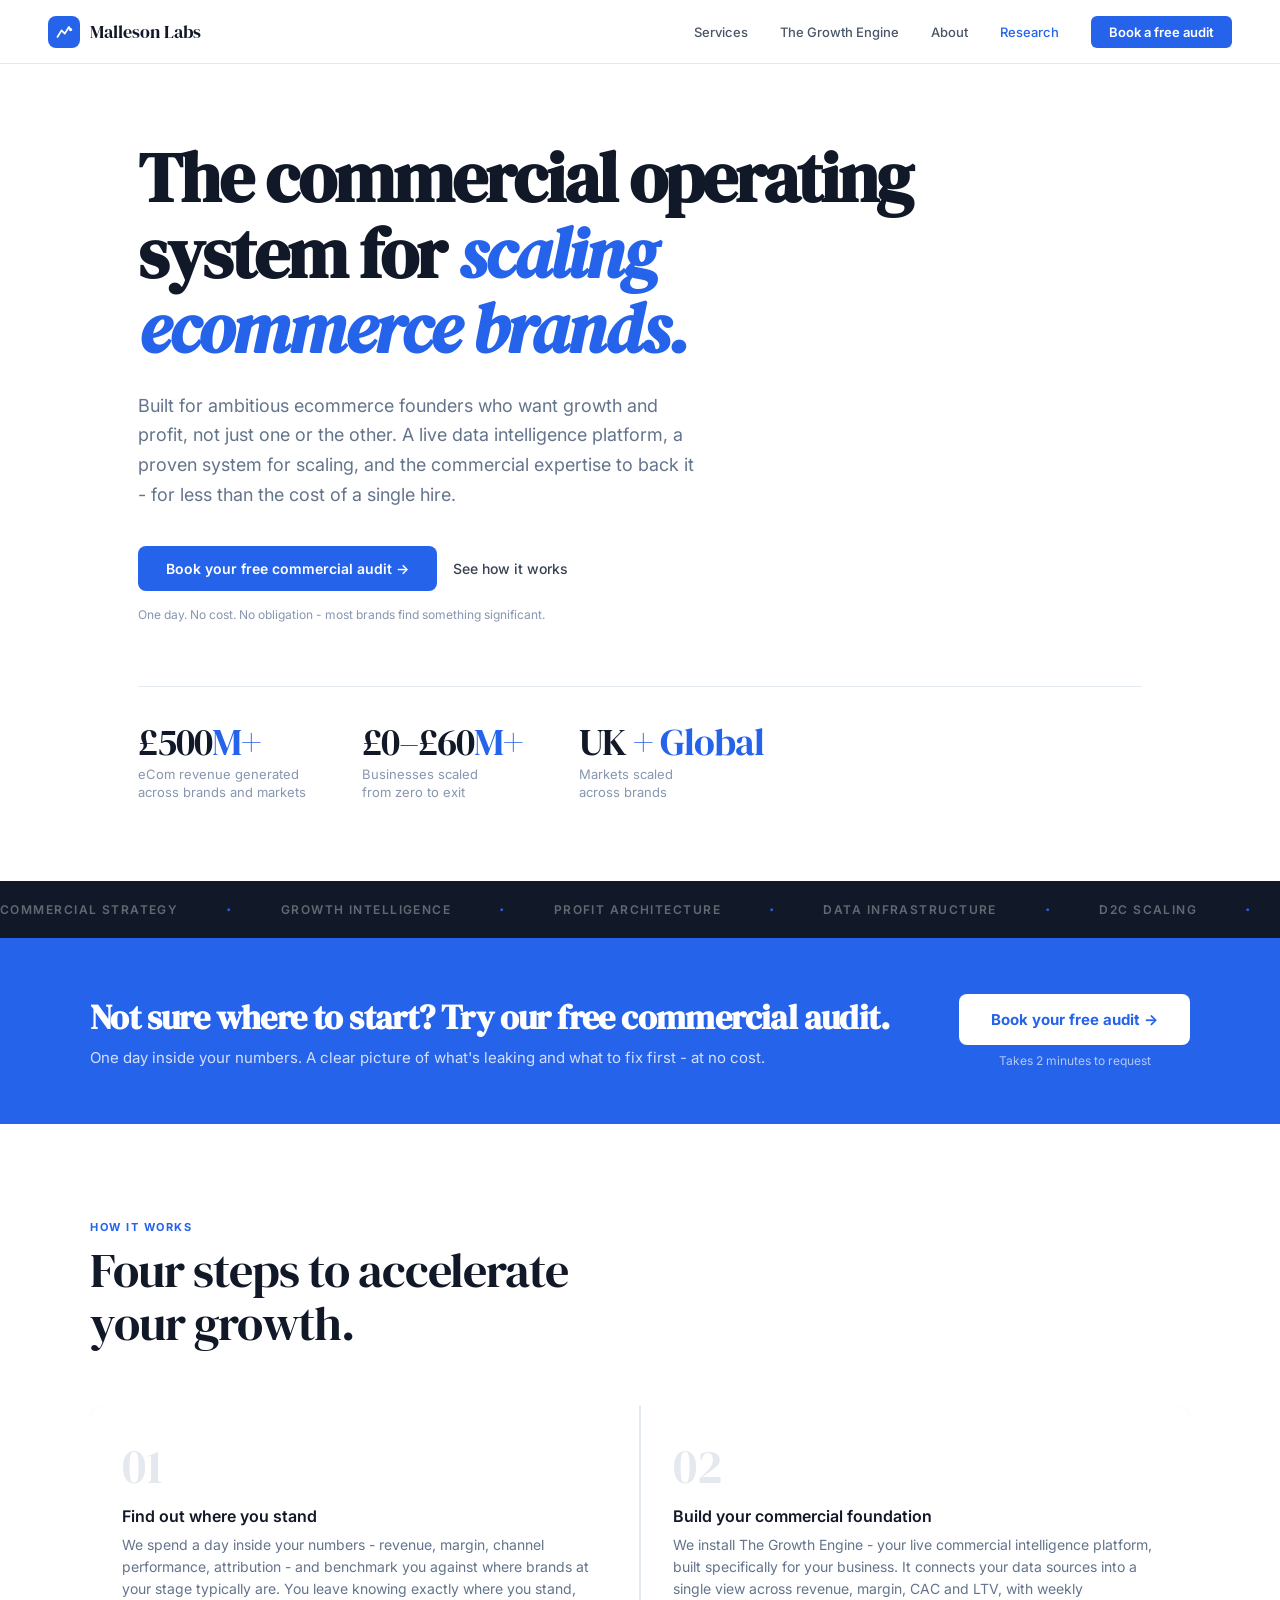
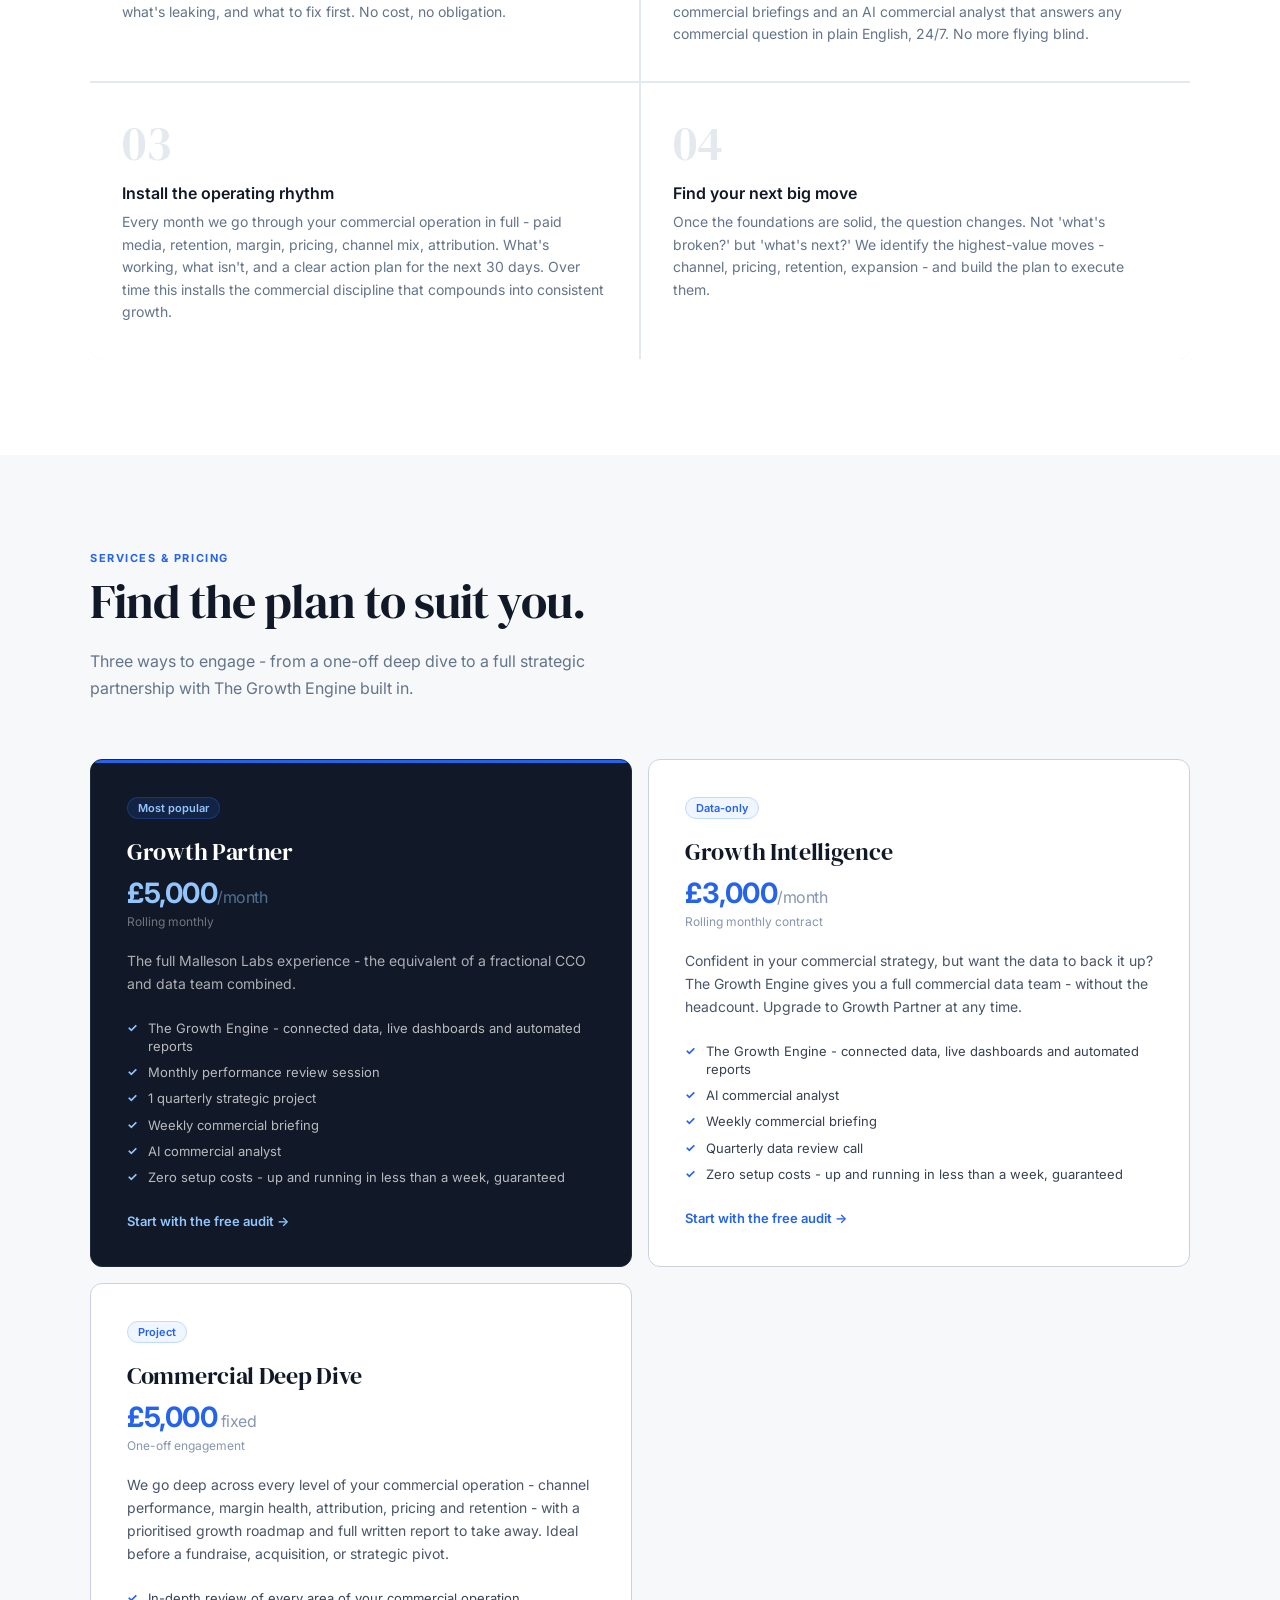
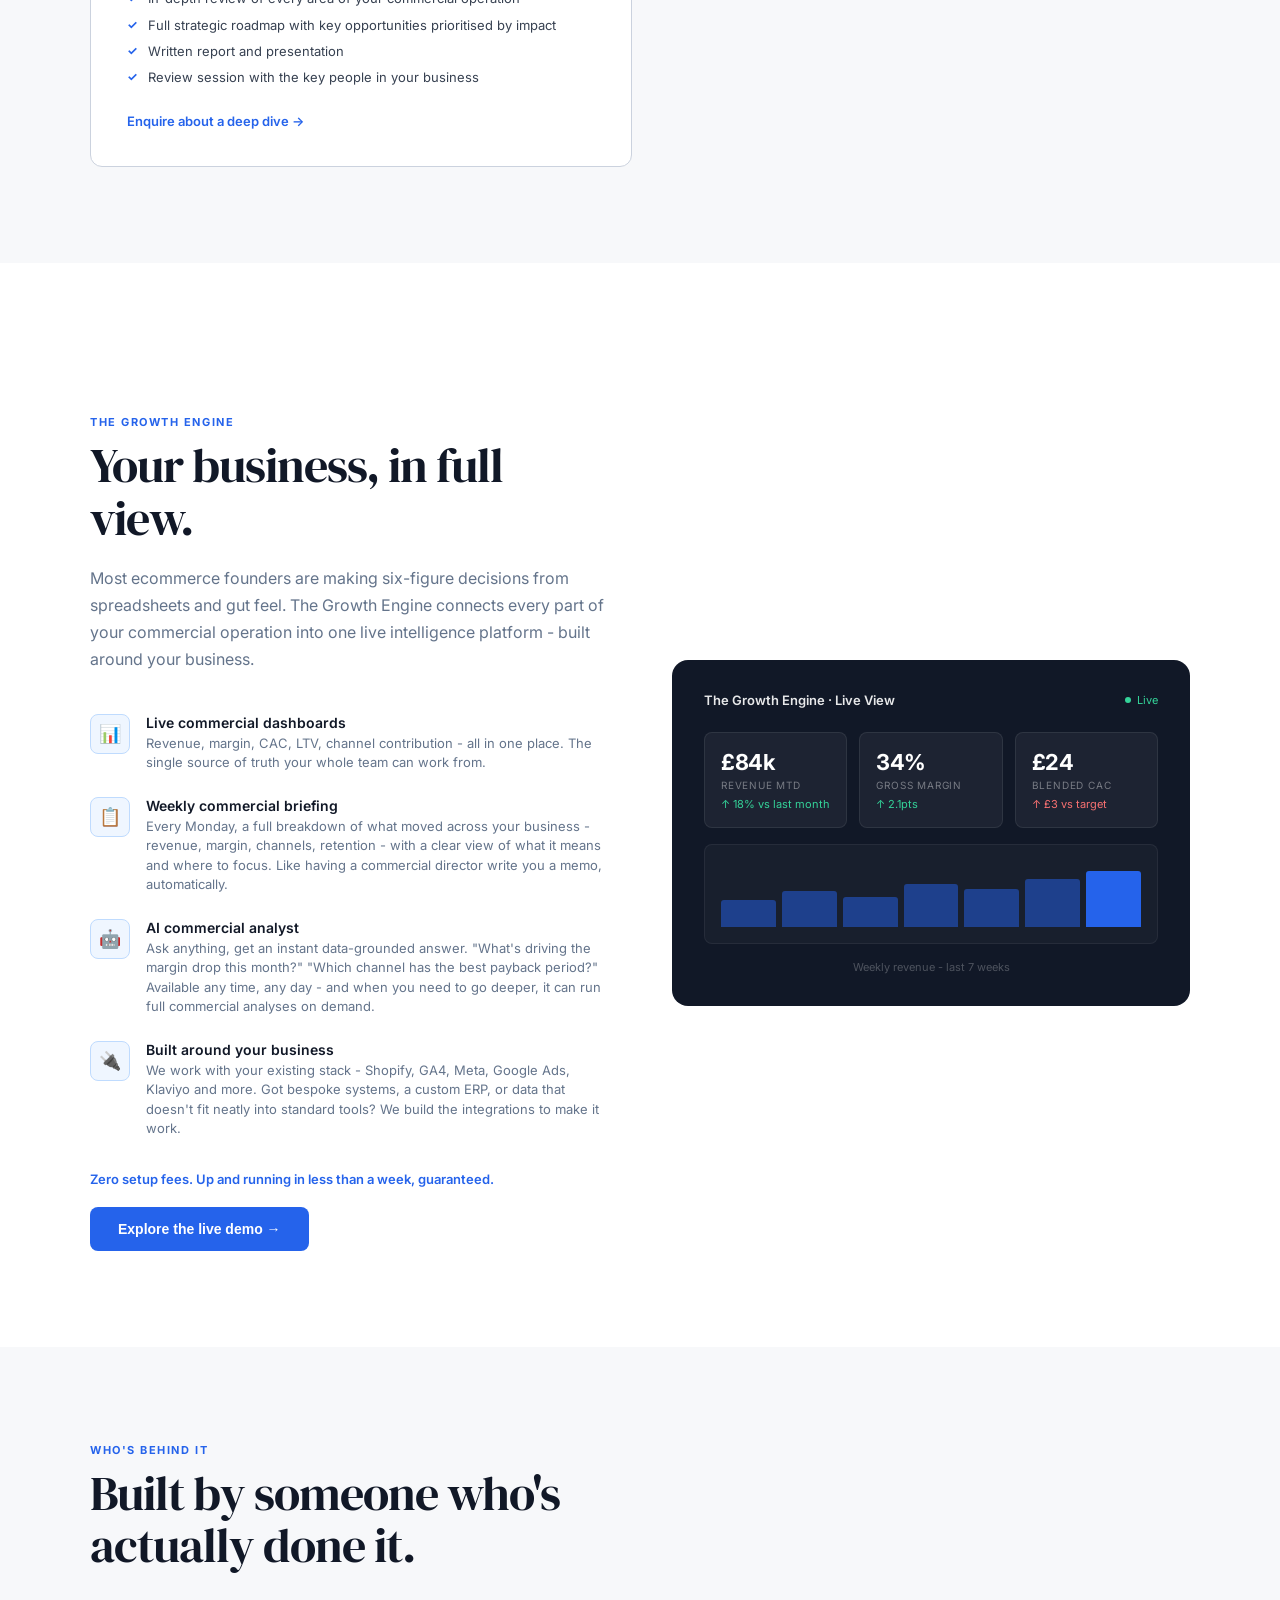
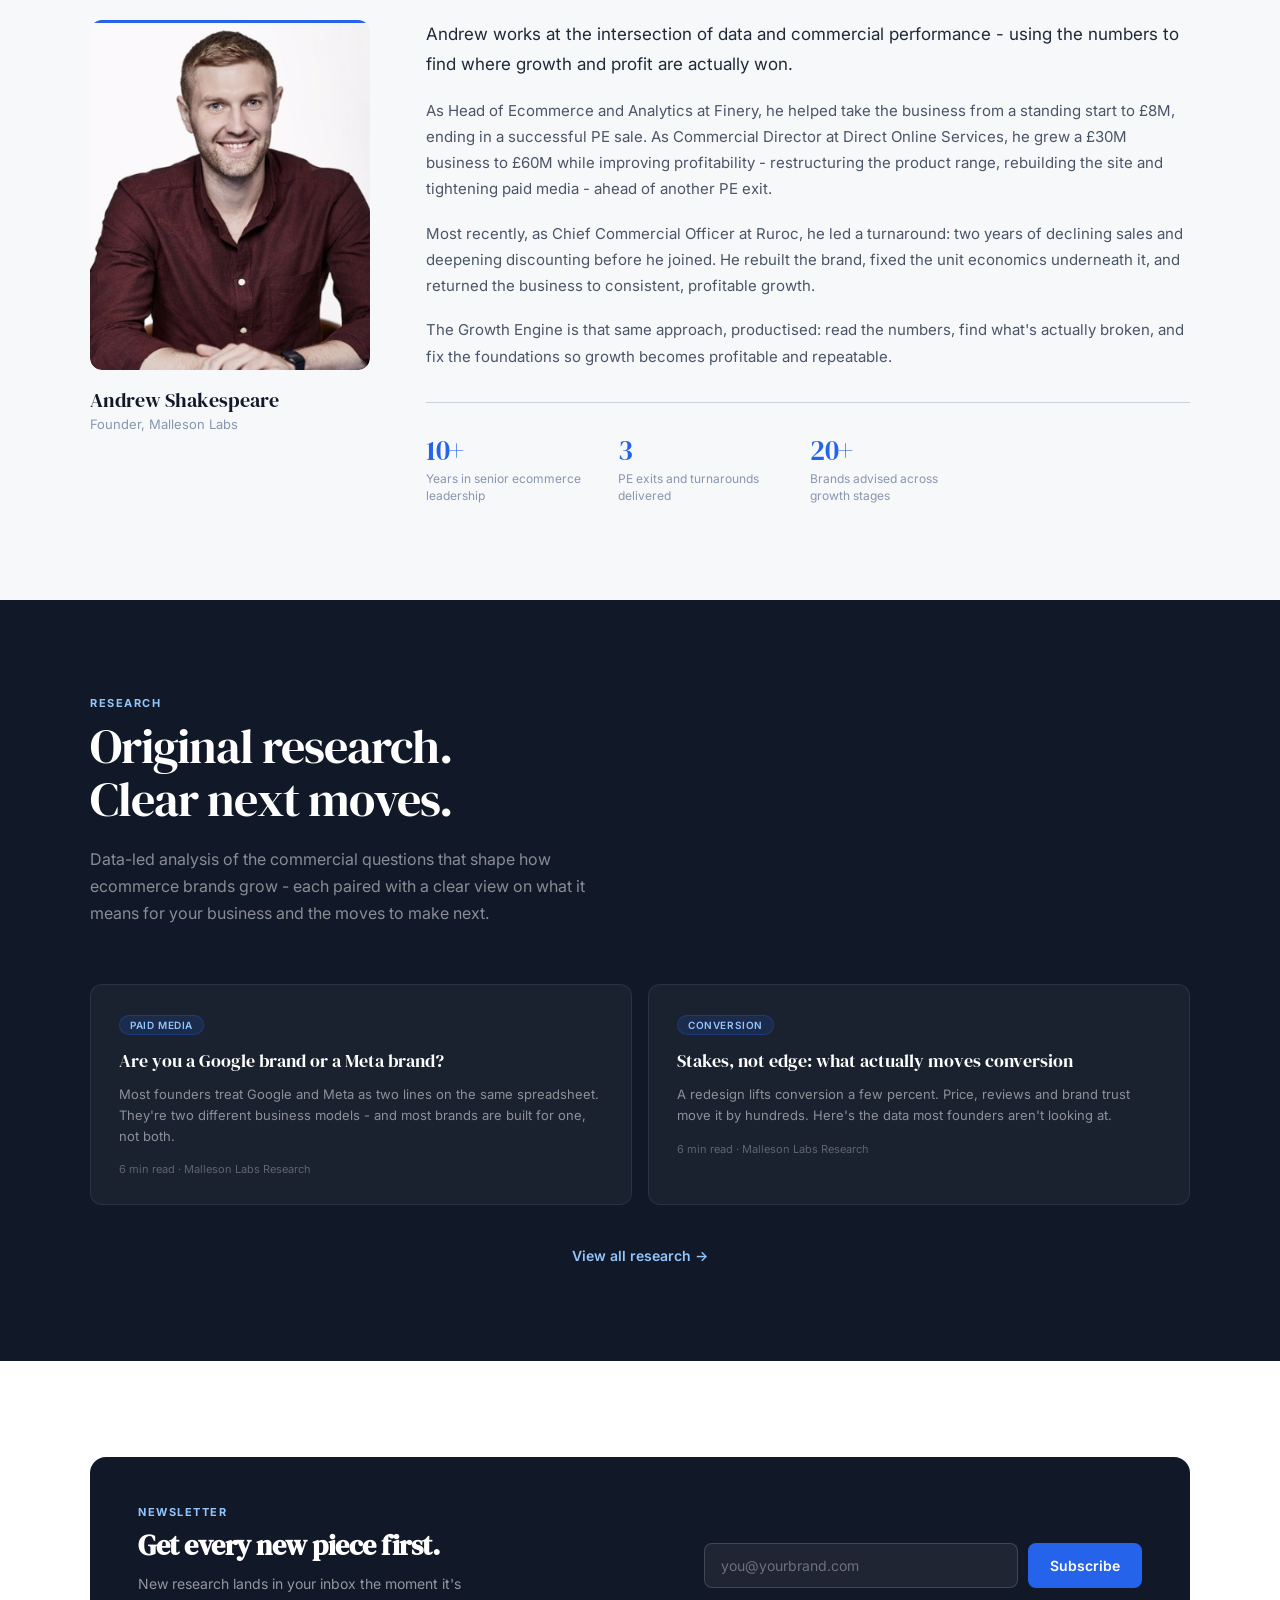
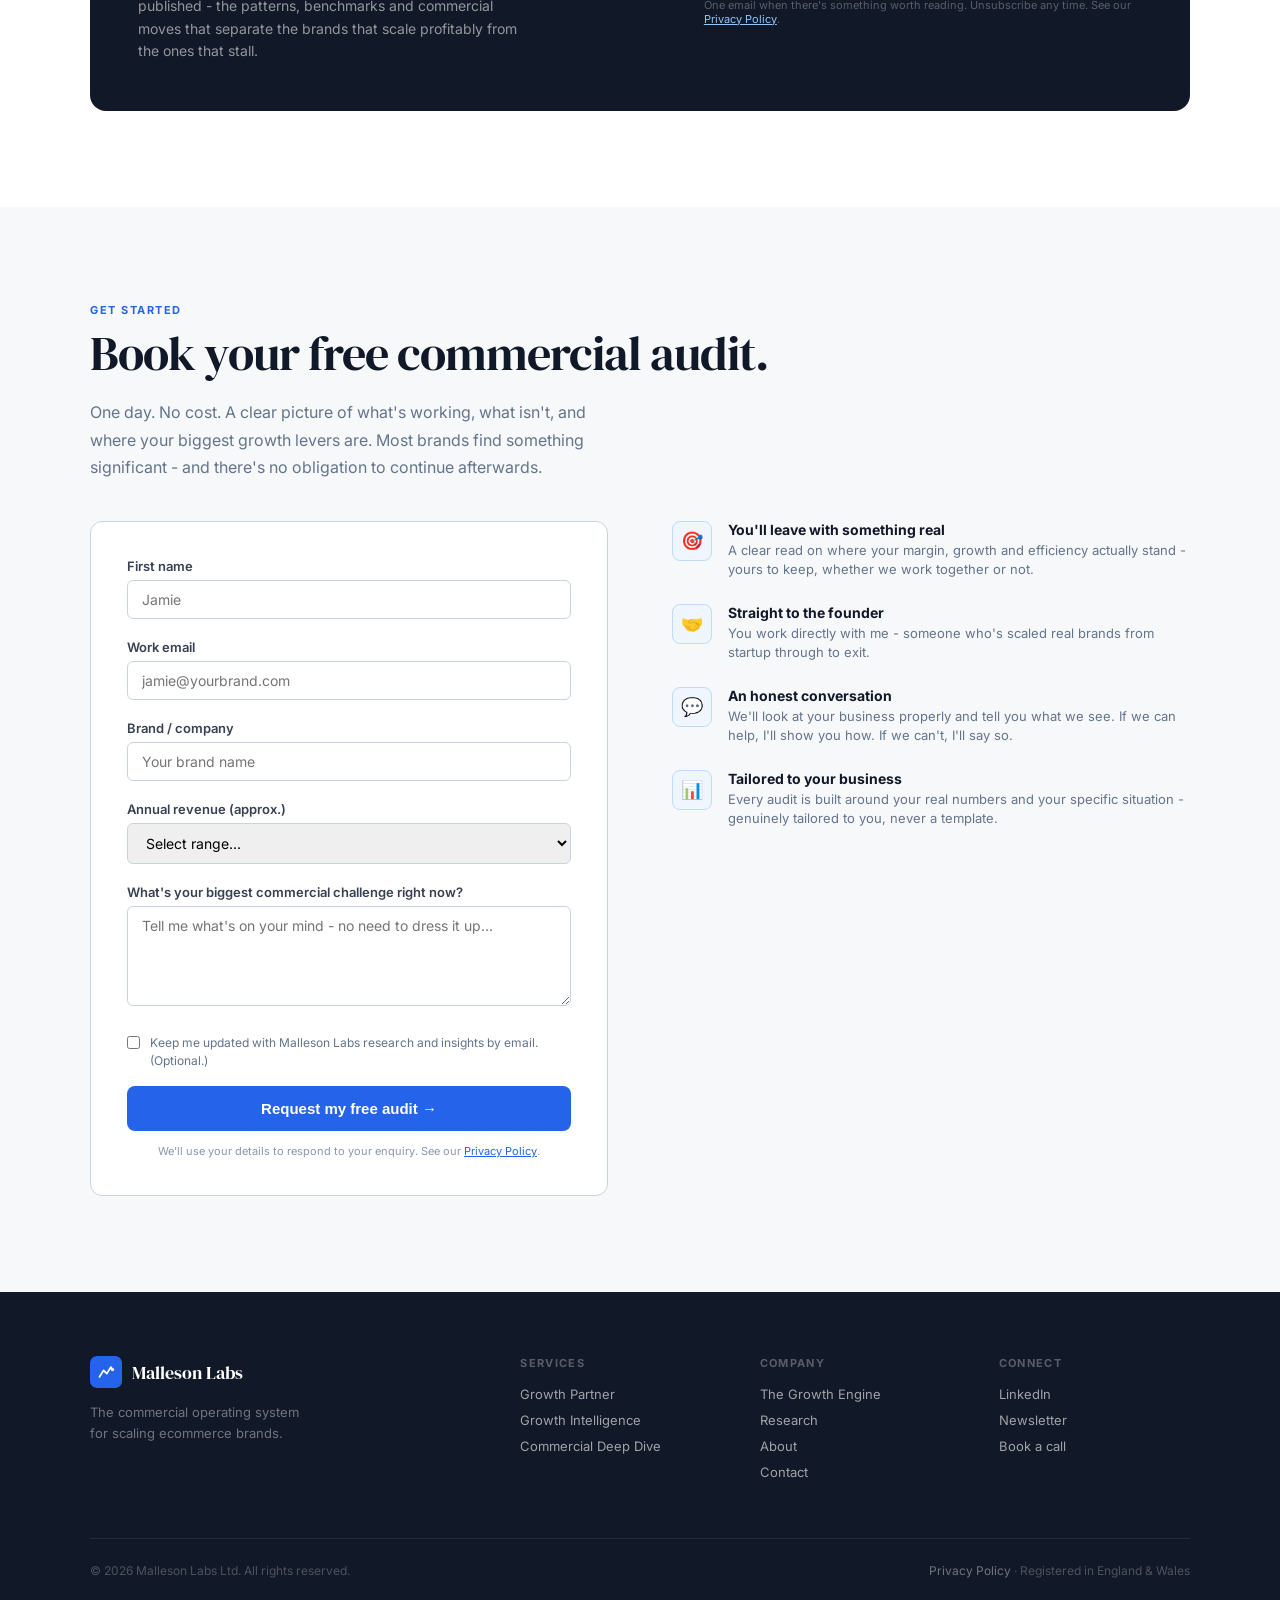
<file: index.html>
<!DOCTYPE html>
<html lang="en">
<head>
<meta charset="UTF-8">
<meta name="viewport" content="width=device-width, initial-scale=1.0">
<title>Malleson Labs - The Commercial Operating System for Scaling Ecommerce Brands</title>
<link rel="stylesheet" href="shared.css">
<style>
  /* ── HERO ── */
  .hero {
    padding: 140px 48px 80px;
    max-width: 1100px;
    margin: 0 auto;
  }

  .hero-eyebrow {
    display: inline-flex; align-items: center; gap: 8px;
    background: var(--electric-light);
    border: 1px solid var(--electric-mid);
    border-radius: 100px;
    padding: 5px 14px;
    font-size: 12px; font-weight: 600;
    color: var(--electric);
    letter-spacing: 0.04em;
    margin-bottom: 28px;
  }

  .hero-eyebrow span { width: 6px; height: 6px; background: var(--electric); border-radius: 50%; }

  .hero h1 {
    font-family: 'DM Serif Display', serif;
    font-size: clamp(40px, 5.5vw, 70px);
    line-height: 1.08;
    letter-spacing: -2px;
    color: var(--slate-900);
    max-width: 800px;
    margin-bottom: 24px;
  }

  .hero h1 em { font-style: italic; color: var(--electric); }

  .hero-sub {
    font-size: 18px; line-height: 1.65;
    color: var(--slate-500);
    max-width: 560px;
    margin-bottom: 36px;
  }

  .hero-actions { display: flex; gap: 16px; align-items: center; flex-wrap: wrap; margin-bottom: 16px; }

  .hero-microcopy { font-size: 12px; color: var(--slate-400); }

  .hero-stats {
    margin-top: 64px;
    padding-top: 36px;
    border-top: 1px solid var(--slate-100);
    display: flex; gap: 56px; flex-wrap: wrap;
  }

  .hero-stat .number {
    font-family: 'DM Serif Display', serif;
    font-size: 38px; color: var(--slate-900);
    letter-spacing: -1px; line-height: 1;
  }

  .hero-stat .number em { font-style: normal; color: var(--electric); }

  .hero-stat .label { font-size: 13px; color: var(--slate-400); margin-top: 4px; line-height: 1.4; }

  /* ── MARQUEE ── */
  .marquee-section { background: var(--slate-900); padding: 18px 0; overflow: hidden; }

  .marquee-track { display: flex; gap: 48px; animation: scroll 25s linear infinite; width: max-content; }

  .marquee-item {
    font-size: 12px; font-weight: 600; letter-spacing: 0.12em; text-transform: uppercase;
    color: rgba(255,255,255,0.35); white-space: nowrap; display: flex; align-items: center; gap: 48px;
  }

  .marquee-item::after { content: '·'; color: var(--electric); font-size: 18px; }

  @keyframes scroll { from { transform: translateX(0); } to { transform: translateX(-50%); } }

  /* ── AUDIT HERO STRIP (high-intent, right after hero) ── */
  .audit-strip {
    background: var(--electric);
    padding: 56px 48px;
  }

  .audit-strip-inner {
    max-width: 1100px; margin: 0 auto;
    display: grid; grid-template-columns: 1fr auto;
    gap: 40px; align-items: center;
  }

  .audit-strip h2 {
    font-family: 'DM Serif Display', serif;
    font-size: clamp(24px, 3vw, 34px);
    color: var(--white); letter-spacing: -0.6px; margin-bottom: 8px;
  }

  .audit-strip p { font-size: 15px; color: rgba(255,255,255,0.8); }

  .audit-strip-cta { text-align: center; flex-shrink: 0; }
  .audit-strip-note { font-size: 12px; color: rgba(255,255,255,0.65); margin-top: 8px; }

  /* ── HOW IT WORKS ── */
  .how-grid {
    display: grid; grid-template-columns: repeat(2, 1fr); gap: 2px;
    margin-top: 56px; background: var(--slate-100); border-radius: 12px; overflow: hidden;
  }

  .how-step { background: var(--white); padding: 36px 32px; }

  .step-num { font-family: 'DM Serif Display', serif; font-size: 48px; color: var(--slate-100); line-height: 1; margin-bottom: 16px; }

  .step-title { font-size: 16px; font-weight: 600; color: var(--slate-900); margin-bottom: 8px; }

  .step-body { font-size: 14px; color: var(--slate-500); line-height: 1.6; }

  /* ── SERVICES ── */
  .services-section { background: var(--off-white); }

  .services-grid { display: grid; grid-template-columns: repeat(2, 1fr); gap: 16px; margin-top: 56px; }

  .service-card { background: var(--white); border: 1px solid var(--slate-200); border-radius: 12px; padding: 36px; position: relative; overflow: hidden; }

  .service-card.featured { background: var(--slate-900); border-color: var(--slate-800); }

  .service-card.featured::before { content: ''; position: absolute; top: 0; left: 0; right: 0; height: 3px; background: var(--electric); }

  .service-badge {
    display: inline-block; background: var(--electric-light); border: 1px solid var(--electric-mid);
    color: var(--electric); padding: 3px 10px; border-radius: 100px; font-size: 11px; font-weight: 600; margin-bottom: 16px;
  }

  .service-card.featured .service-badge { background: rgba(37,99,235,0.15); border-color: rgba(37,99,235,0.3); color: #93C5FD; }

  .service-name { font-family: 'DM Serif Display', serif; font-size: 24px; color: var(--slate-900); margin-bottom: 8px; letter-spacing: -0.3px; }

  .service-card.featured .service-name { color: var(--white); }

  .service-price { font-size: 28px; font-weight: 700; color: var(--electric); margin-bottom: 4px; letter-spacing: -0.5px; }

  .service-card.featured .service-price { color: #93C5FD; }

  .service-price-note { font-size: 12px; color: var(--slate-400); margin-bottom: 20px; }
  .service-card.featured .service-price-note { color: rgba(255,255,255,0.4); }

  .service-desc { font-size: 14px; color: var(--slate-600); line-height: 1.65; margin-bottom: 24px; }

  .service-card.featured .service-desc { color: rgba(255,255,255,0.65); }

  .service-includes { list-style: none; display: flex; flex-direction: column; gap: 8px; margin-bottom: 24px; }

  .service-includes li { font-size: 13px; color: var(--slate-700); display: flex; gap: 10px; align-items: flex-start; line-height: 1.4; }

  .service-card.featured .service-includes li { color: rgba(255,255,255,0.7); }

  .service-includes li::before { content: '✓'; color: var(--electric); font-weight: 700; flex-shrink: 0; font-size: 12px; margin-top: 1px; }

  .service-card.featured .service-includes li::before { color: #93C5FD; }

  .service-cta {
    display: inline-flex; align-items: center; gap: 6px;
    font-size: 13px; font-weight: 600; color: var(--electric); text-decoration: none;
  }

  .service-card.featured .service-cta { color: #93C5FD; }

  /* ── GROWTH ENGINE ── */
  .engine-layout { display: grid; grid-template-columns: 1fr 1fr; gap: 64px; align-items: center; margin-top: 56px; }

  .engine-features { display: flex; flex-direction: column; gap: 24px; }

  .engine-feature { display: flex; gap: 16px; align-items: flex-start; }

  .feature-icon {
    width: 40px; height: 40px; flex-shrink: 0; background: var(--electric-light); border: 1px solid var(--electric-mid);
    border-radius: 8px; display: flex; align-items: center; justify-content: center; font-size: 18px;
  }

  .feature-content strong { display: block; font-size: 14px; font-weight: 600; color: var(--slate-900); margin-bottom: 3px; }

  .feature-content p { font-size: 13px; color: var(--slate-500); line-height: 1.5; }

  .engine-visual { background: var(--slate-900); border-radius: 16px; padding: 32px; display: flex; flex-direction: column; gap: 16px; }

  .engine-header { display: flex; align-items: center; justify-content: space-between; margin-bottom: 8px; }

  .engine-title { font-size: 13px; font-weight: 600; color: rgba(255,255,255,0.9); }
  .engine-live { font-size: 11px; color: #34D399; display: flex; align-items: center; gap: 6px; }
  .live-dot { width: 6px; height: 6px; background: #34D399; border-radius: 50%; }

  .metric-row { display: grid; grid-template-columns: repeat(3, 1fr); gap: 12px; }

  .metric-tile { background: rgba(255,255,255,0.05); border: 1px solid rgba(255,255,255,0.08); border-radius: 8px; padding: 16px; }

  .metric-tile .m-value { font-size: 22px; font-weight: 700; color: var(--white); letter-spacing: -0.5px; }

  .metric-tile .m-label { font-size: 10px; color: rgba(255,255,255,0.4); text-transform: uppercase; letter-spacing: 0.08em; margin-top: 4px; }

  .metric-tile .m-delta { font-size: 11px; margin-top: 6px; }
  .metric-tile .m-delta.up { color: #34D399; }
  .metric-tile .m-delta.down { color: #F87171; }

  .chart-mock { background: rgba(255,255,255,0.03); border: 1px solid rgba(255,255,255,0.06); border-radius: 8px; padding: 16px; height: 100px; display: flex; align-items: flex-end; gap: 6px; }

  .bar { flex: 1; border-radius: 3px 3px 0 0; background: rgba(37,99,235,0.5); }
  .bar.highlight { background: var(--electric); }

  /* ── FOUNDER ── */
  .founder-section { background: var(--off-white); }

  .founder-layout { display: grid; grid-template-columns: 280px 1fr; gap: 56px; align-items: start; margin-top: 48px; }

  .founder-portrait {
    width: 100%; aspect-ratio: 4/5; border-radius: 12px;
    position: relative; overflow: hidden;
  }

  .founder-portrait::before { content: ''; position: absolute; top: 0; left: 0; right: 0; height: 3px; background: var(--electric); }

  .founder-initials { font-family: 'DM Serif Display', serif; font-size: 64px; color: rgba(255,255,255,0.15); }

  .founder-name-tag { margin-top: 16px; }
  .founder-name-tag .fname { font-family: 'DM Serif Display', serif; font-size: 20px; color: var(--slate-900); }
  .founder-name-tag .frole { font-size: 13px; color: var(--slate-400); margin-top: 2px; }

  .founder-content p { font-size: 15px; line-height: 1.75; color: var(--slate-600); margin-bottom: 18px; }
  .founder-content p:first-of-type { font-size: 17px; color: var(--slate-800); }

  .founder-stats-row { display: flex; gap: 32px; margin-top: 32px; padding-top: 28px; border-top: 1px solid var(--slate-200); flex-wrap: wrap; }

  .founder-stat .fnum { font-family: 'DM Serif Display', serif; font-size: 28px; color: var(--electric); letter-spacing: -0.5px; }
  .founder-stat .flabel { font-size: 12px; color: var(--slate-400); margin-top: 2px; max-width: 160px; line-height: 1.4; }

  /* ── RESEARCH PREVIEW (homepage teaser) ── */
  .research-section { background: var(--slate-900); }

  .research-section .section-title { color: var(--white); }
  .research-section .section-eyebrow { color: #93C5FD; }
  .research-section .section-body { color: rgba(255,255,255,0.5); }

  .research-grid { display: grid; grid-template-columns: repeat(2, 1fr); gap: 16px; margin-top: 56px; }

  .research-card {
    background: rgba(255,255,255,0.04); border: 1px solid rgba(255,255,255,0.08); border-radius: 12px;
    padding: 28px; text-decoration: none; display: block; transition: border-color 0.2s;
  }

  .research-card:hover { border-color: rgba(37,99,235,0.5); }

  .research-tag {
    display: inline-block; background: rgba(37,99,235,0.15); border: 1px solid rgba(37,99,235,0.3); color: #93C5FD;
    padding: 3px 10px; border-radius: 100px; font-size: 10px; font-weight: 600; letter-spacing: 0.06em; text-transform: uppercase; margin-bottom: 14px;
  }

  .research-title { font-family: 'DM Serif Display', serif; font-size: 18px; color: var(--white); line-height: 1.3; margin-bottom: 12px; }

  .research-summary { font-size: 13px; color: rgba(255,255,255,0.5); line-height: 1.6; margin-bottom: 16px; }

  .research-meta { font-size: 11px; color: rgba(255,255,255,0.3); }

  .research-view-all { text-align: center; margin-top: 40px; }

  .view-all-link {
    color: #93C5FD; font-size: 14px; font-weight: 600; text-decoration: none;
    display: inline-flex; align-items: center; gap: 6px;
  }

  /* Mobile */
  @media (max-width: 768px) {
    .hero { padding: 100px 20px 56px; }
    .audit-strip { padding: 40px 20px; }
    .audit-strip-inner { grid-template-columns: 1fr; text-align: center; }
    .how-grid { grid-template-columns: 1fr; }
    .services-grid { grid-template-columns: 1fr; }
    .engine-layout { grid-template-columns: 1fr; }
    .founder-layout { grid-template-columns: 1fr; }
    .founder-portrait { max-width: 200px; }
    .research-grid { grid-template-columns: 1fr; }
    .hero-stats { gap: 32px; }
    .book-layout-grid { grid-template-columns: 1fr !important; }
  }

  /* ── DEMO MODAL ── */
  .demo-overlay {
    display: none; position: fixed; inset: 0;
    background: rgba(0,0,0,0.5); z-index: 200;
    align-items: center; justify-content: center; padding: 20px;
  }
  .demo-overlay.open { display: flex; }
  .demo-modal {
    background: var(--white); border-radius: 16px;
    padding: 48px; max-width: 480px; width: 100%;
    position: relative;
  }
  .demo-modal-close {
    position: absolute; top: 16px; right: 20px;
    background: none; border: none; font-size: 22px;
    color: var(--slate-400); cursor: pointer; line-height: 1;
  }
  .demo-modal-close:hover { color: var(--slate-900); }
  .demo-modal h3 {
    font-family: 'DM Serif Display', serif;
    font-size: 26px; color: var(--slate-900);
    letter-spacing: -0.5px; margin: 8px 0 12px;
  }
  .demo-modal p { font-size: 14px; color: var(--slate-500); line-height: 1.6; margin-bottom: 24px; }
  .demo-form { display: flex; flex-direction: column; gap: 10px; }
  .demo-input {
    padding: 13px 16px; border: 1.5px solid var(--slate-200);
    border-radius: 8px; font-family: 'Inter', sans-serif;
    font-size: 14px; color: var(--slate-900); outline: none;
    transition: border-color 0.15s;
  }
  .demo-input:focus { border-color: var(--electric); }
  .demo-input::placeholder { color: var(--slate-400); }
  .demo-success { display: none; text-align: center; padding: 16px 0; }
  .demo-success p { color: var(--slate-700); font-weight: 500; margin: 0; }
  .demo-microcopy { font-size: 11px; color: var(--slate-400); text-align: center; margin: 0 !important; }
</style>
</head>
<body>

<!-- NAV -->
<nav>
  <a href="index.html" class="nav-logo">
    <div class="nav-icon">
      <svg viewBox="0 0 22 22" fill="none">
        <path d="M3 17L8 9L12 13L17 5L19 8" stroke="white" stroke-width="2.2" stroke-linecap="round" stroke-linejoin="round"/>
        <circle cx="19" cy="8" r="2" fill="white"/>
      </svg>
    </div>
    <span class="nav-name">Malleson Labs</span>
  </a>
  <div class="nav-links">
    <a href="index.html#services">Services</a>
    <a href="index.html#engine">The Growth Engine</a>
    <a href="index.html#founder">About</a>
    <a href="research.html" class="active">Research</a>
    <a href="index.html#book" class="nav-cta">Book a free audit</a>
  </div>
</nav>

<!-- HERO -->
<div class="hero">
  <h1>The commercial operating system for <em>scaling ecommerce brands.</em></h1>
  <p class="hero-sub">Built for ambitious ecommerce founders who want growth and profit, not just one or the other. A live data intelligence platform, a proven system for scaling, and the commercial expertise to back it - for less than the cost of a single hire.</p>
  <div class="hero-actions">
    <a href="index.html#book" class="btn-primary">Book your free commercial audit →</a>
    <a href="index.html#services" class="btn-secondary">See how it works</a>
  </div>
  <div class="hero-microcopy">One day. No cost. No obligation - most brands find something significant.</div>
  <div class="hero-stats">
    <div class="hero-stat">
      <div class="number">£500<em>M+</em></div>
      <div class="label">eCom revenue generated<br>across brands and markets</div>
    </div>
    <div class="hero-stat">
      <div class="number">£0–£60<em>M+</em></div>
      <div class="label">Businesses scaled<br>from zero to exit</div>
    </div>
    <div class="hero-stat">
      <div class="number">UK <em>+ Global</em></div>
      <div class="label">Markets scaled<br>across brands</div>
    </div>
  </div>
</div>

<!-- MARQUEE -->
<div class="marquee-section">
  <div class="marquee-track">
    <div class="marquee-item">Commercial Strategy</div>
    <div class="marquee-item">Growth Intelligence</div>
    <div class="marquee-item">Profit Architecture</div>
    <div class="marquee-item">Data Infrastructure</div>
    <div class="marquee-item">D2C Scaling</div>
    <div class="marquee-item">Attribution & Analytics</div>
    <div class="marquee-item">Conversion Optimisation</div>
    <div class="marquee-item">Margin Optimisation</div>
    <div class="marquee-item">Commercial Strategy</div>
    <div class="marquee-item">Growth Intelligence</div>
    <div class="marquee-item">Profit Architecture</div>
    <div class="marquee-item">Data Infrastructure</div>
    <div class="marquee-item">D2C Scaling</div>
    <div class="marquee-item">Attribution & Analytics</div>
    <div class="marquee-item">Conversion Optimisation</div>
    <div class="marquee-item">Margin Optimisation</div>
  </div>
</div>

<!-- AUDIT STRIP - early, high-intent CTA -->
<div class="audit-strip">
  <div class="audit-strip-inner">
    <div>
      <h2>Not sure where to start? Try our free commercial audit.</h2>
      <p>One day inside your numbers. A clear picture of what's leaking and what to fix first - at no cost.</p>
    </div>
    <div class="audit-strip-cta">
      <a href="index.html#book" class="btn-white">Book your free audit →</a>
      <div class="audit-strip-note">Takes 2 minutes to request</div>
    </div>
  </div>
</div>

<!-- HOW IT WORKS -->
<section>
  <div class="container">
    <div class="section-eyebrow">How it works</div>
    <div class="section-title">Four steps to accelerate<br>your growth.</div>
    <div class="how-grid">
      <div class="how-step">
        <div class="step-num">01</div>
        <div class="step-title">Find out where you stand</div>
        <div class="step-body">We spend a day inside your numbers - revenue, margin, channel performance, attribution - and benchmark you against where brands at your stage typically are. You leave knowing exactly where you stand, what's leaking, and what to fix first. No cost, no obligation.</div>
      </div>
      <div class="how-step">
        <div class="step-num">02</div>
        <div class="step-title">Build your commercial foundation</div>
        <div class="step-body">We install The Growth Engine - your live commercial intelligence platform, built specifically for your business. It connects your data sources into a single view across revenue, margin, CAC and LTV, with weekly commercial briefings and an AI commercial analyst that answers any commercial question in plain English, 24/7. No more flying blind.</div>
      </div>
      <div class="how-step">
        <div class="step-num">03</div>
        <div class="step-title">Install the operating rhythm</div>
        <div class="step-body">Every month we go through your commercial operation in full - paid media, retention, margin, pricing, channel mix, attribution. What's working, what isn't, and a clear action plan for the next 30 days. Over time this installs the commercial discipline that compounds into consistent growth.</div>
      </div>
      <div class="how-step">
        <div class="step-num">04</div>
        <div class="step-title">Find your next big move</div>
        <div class="step-body">Once the foundations are solid, the question changes. Not 'what's broken?' but 'what's next?' We identify the highest-value moves - channel, pricing, retention, expansion - and build the plan to execute them.</div>
      </div>
    </div>
  </div>
</section>

<!-- SERVICES -->
<section class="services-section" id="services">
  <div class="container">
    <div class="section-eyebrow">Services & Pricing</div>
    <div class="section-title">Find the plan to suit you.</div>
    <p class="section-body">Three ways to engage - from a one-off deep dive to a full strategic partnership with The Growth Engine built in.</p>

    <div class="services-grid">
      <div class="service-card featured">
        <div class="service-badge">Most popular</div>
        <div class="service-name">Growth Partner</div>
        <div class="service-price">£5,000<span style="font-size:16px;font-weight:400;opacity:0.5">/month</span></div>
        <div class="service-price-note">Rolling monthly</div>
        <div class="service-desc">The full Malleson Labs experience - the equivalent of a fractional CCO and data team combined.</div>
        <ul class="service-includes">
          <li>The Growth Engine - connected data, live dashboards and automated reports</li>
          <li>Monthly performance review session</li>
          <li>1 quarterly strategic project</li>
          <li>Weekly commercial briefing</li>
          <li>AI commercial analyst</li>
          <li>Zero setup costs - up and running in less than a week, guaranteed</li>
        </ul>
        <a href="#book" class="service-cta">Start with the free audit →</a>
      </div>

      <div class="service-card">
        <div class="service-badge">Data-only</div>
        <div class="service-name">Growth Intelligence</div>
        <div class="service-price">£3,000<span style="font-size:16px;font-weight:400;color:var(--slate-400)">/month</span></div>
        <div class="service-price-note">Rolling monthly contract</div>
        <div class="service-desc">Confident in your commercial strategy, but want the data to back it up? The Growth Engine gives you a full commercial data team - without the headcount. Upgrade to Growth Partner at any time.</div>
        <ul class="service-includes">
          <li>The Growth Engine - connected data, live dashboards and automated reports</li>
          <li>AI commercial analyst</li>
          <li>Weekly commercial briefing</li>
          <li>Quarterly data review call</li>
          <li>Zero setup costs - up and running in less than a week, guaranteed</li>
        </ul>
        <a href="#book" class="service-cta">Start with the free audit →</a>
      </div>

      <div class="service-card">
        <div class="service-badge">Project</div>
        <div class="service-name">Commercial Deep Dive</div>
        <div class="service-price">£5,000<span style="font-size:16px;font-weight:400;color:var(--slate-400)"> fixed</span></div>
        <div class="service-price-note">One-off engagement</div>
        <div class="service-desc">We go deep across every level of your commercial operation - channel performance, margin health, attribution, pricing and retention - with a prioritised growth roadmap and full written report to take away. Ideal before a fundraise, acquisition, or strategic pivot.</div>
        <ul class="service-includes">
          <li>In-depth review of every area of your commercial operation</li>
          <li>Full strategic roadmap with key opportunities prioritised by impact</li>
          <li>Written report and presentation</li>
          <li>Review session with the key people in your business</li>
        </ul>
        <a href="#book" class="service-cta">Enquire about a deep dive →</a>
      </div>

    </div>
  </div>
</section>

<!-- GROWTH ENGINE -->
<section id="engine">
  <div class="container">
    <div class="engine-layout">
      <div>
        <div class="section-eyebrow">The Growth Engine</div>
        <div class="section-title">Your business, in full view.</div>
        <p class="section-body" style="margin-bottom: 40px;">Most ecommerce founders are making six-figure decisions from spreadsheets and gut feel. The Growth Engine connects every part of your commercial operation into one live intelligence platform - built around your business.</p>
        <div class="engine-features">
          <div class="engine-feature">
            <div class="feature-icon">📊</div>
            <div class="feature-content">
              <strong>Live commercial dashboards</strong>
              <p>Revenue, margin, CAC, LTV, channel contribution - all in one place. The single source of truth your whole team can work from.</p>
            </div>
          </div>
          <div class="engine-feature">
            <div class="feature-icon">📋</div>
            <div class="feature-content">
              <strong>Weekly commercial briefing</strong>
              <p>Every Monday, a full breakdown of what moved across your business - revenue, margin, channels, retention - with a clear view of what it means and where to focus. Like having a commercial director write you a memo, automatically.</p>
            </div>
          </div>
          <div class="engine-feature">
            <div class="feature-icon">🤖</div>
            <div class="feature-content">
              <strong>AI commercial analyst</strong>
              <p>Ask anything, get an instant data-grounded answer. "What's driving the margin drop this month?" "Which channel has the best payback period?" Available any time, any day - and when you need to go deeper, it can run full commercial analyses on demand.</p>
            </div>
          </div>
          <div class="engine-feature">
            <div class="feature-icon">🔌</div>
            <div class="feature-content">
              <strong>Built around your business</strong>
              <p>We work with your existing stack - Shopify, GA4, Meta, Google Ads, Klaviyo and more. Got bespoke systems, a custom ERP, or data that doesn't fit neatly into standard tools? We build the integrations to make it work.</p>
            </div>
          </div>
        </div>
        <p style="margin-top: 32px; font-size: 13px; font-weight: 600; color: var(--electric);">Zero setup fees. Up and running in less than a week, guaranteed.</p>
        <div style="margin-top: 20px;">
          <button onclick="openDemoModal()" class="btn-primary" style="margin-right: 0;">Explore the live demo →</button>
        </div>
      </div>
      <div class="engine-visual">
        <div class="engine-header">
          <div class="engine-title">The Growth Engine · Live View</div>
          <div class="engine-live"><div class="live-dot"></div> Live</div>
        </div>
        <div class="metric-row">
          <div class="metric-tile">
            <div class="m-value">£84k</div>
            <div class="m-label">Revenue MTD</div>
            <div class="m-delta up">↑ 18% vs last month</div>
          </div>
          <div class="metric-tile">
            <div class="m-value">34%</div>
            <div class="m-label">Gross Margin</div>
            <div class="m-delta up">↑ 2.1pts</div>
          </div>
          <div class="metric-tile">
            <div class="m-value">£24</div>
            <div class="m-label">Blended CAC</div>
            <div class="m-delta down">↑ £3 vs target</div>
          </div>
        </div>
        <div class="chart-mock">
          <div class="bar" style="height:40%"></div>
          <div class="bar" style="height:55%"></div>
          <div class="bar" style="height:45%"></div>
          <div class="bar" style="height:65%"></div>
          <div class="bar" style="height:58%"></div>
          <div class="bar" style="height:72%"></div>
          <div class="bar highlight" style="height:85%"></div>
        </div>
        <div style="font-size:11px;color:rgba(255,255,255,0.25);text-align:center">Weekly revenue - last 7 weeks</div>
      </div>
    </div>
  </div>
</section>

<!-- FOUNDER -->
<section class="founder-section" id="founder">
  <div class="container">
    <div class="section-eyebrow">Who's behind it</div>
    <div class="section-title">Built by someone who's<br>actually done it.</div>
    <div class="founder-layout">
      <div>
        <div class="founder-portrait">
          <img src="images/andrew.jpg" alt="Andrew Shakespeare - Founder, Malleson Labs" style="width:100%;height:100%;object-fit:cover;border-radius:12px;">
        </div>
        <div class="founder-name-tag">
          <div class="fname">Andrew Shakespeare</div>
          <div class="frole">Founder, Malleson Labs</div>
        </div>
      </div>
      <div class="founder-content">
        <p>Andrew works at the intersection of data and commercial performance - using the numbers to find where growth and profit are actually won.</p>
        <p>As Head of Ecommerce and Analytics at Finery, he helped take the business from a standing start to £8M, ending in a successful PE sale. As Commercial Director at Direct Online Services, he grew a £30M business to £60M while improving profitability - restructuring the product range, rebuilding the site and tightening paid media - ahead of another PE exit.</p>
        <p>Most recently, as Chief Commercial Officer at Ruroc, he led a turnaround: two years of declining sales and deepening discounting before he joined. He rebuilt the brand, fixed the unit economics underneath it, and returned the business to consistent, profitable growth.</p>
        <p>The Growth Engine is that same approach, productised: read the numbers, find what's actually broken, and fix the foundations so growth becomes profitable and repeatable.</p>
        <div class="founder-stats-row">
          <div class="founder-stat">
            <div class="fnum">10+</div>
            <div class="flabel">Years in senior ecommerce leadership</div>
          </div>
          <div class="founder-stat">
            <div class="fnum">3</div>
            <div class="flabel">PE exits and turnarounds delivered</div>
          </div>
          <div class="founder-stat">
            <div class="fnum">20+</div>
            <div class="flabel">Brands advised across growth stages</div>
          </div>
        </div>
      </div>
    </div>
  </div>
</section>

<!-- RESEARCH PREVIEW -->
<section class="research-section" id="research">
  <div class="container">
    <div class="section-eyebrow">Research</div>
    <div class="section-title">Original research.<br>Clear next moves.</div>
    <p class="section-body">Data-led analysis of the commercial questions that shape how ecommerce brands grow - each paired with a clear view on what it means for your business and the moves to make next.</p>
    <div class="research-grid">
      <a href="research/google-brand-or-meta.html" class="research-card">
        <div class="research-tag">Paid Media</div>
        <div class="research-title">Are you a Google brand or a Meta brand?</div>
        <div class="research-summary">Most founders treat Google and Meta as two lines on the same spreadsheet. They're two different business models - and most brands are built for one, not both.</div>
        <div class="research-meta">6 min read · Malleson Labs Research</div>
      </a>
      <a href="research/stakes-or-edge.html" class="research-card">
        <div class="research-tag">Conversion</div>
        <div class="research-title">Stakes, not edge: what actually moves conversion</div>
        <div class="research-summary">A redesign lifts conversion a few percent. Price, reviews and brand trust move it by hundreds. Here's the data most founders aren't looking at.</div>
        <div class="research-meta">6 min read · Malleson Labs Research</div>
      </a>
    </div>
    <div class="research-view-all">
      <a href="research.html" class="view-all-link">View all research →</a>
    </div>
  </div>
</section>

<!-- NEWSLETTER -->
<section>
  <div class="container">
    <div class="newsletter-banner">
      <div class="newsletter-content">
        <div class="section-eyebrow">Newsletter</div>
        <h3>Get every new piece first.</h3>
        <p>New research lands in your inbox the moment it's published - the patterns, benchmarks and commercial moves that separate the brands that scale profitably from the ones that stall.</p>
      </div>
      <div class="newsletter-form">
        <div class="newsletter-input-row">
          <input class="newsletter-input" type="email" placeholder="you@yourbrand.com">
          <button class="newsletter-submit">Subscribe</button>
        </div>
        <div class="newsletter-microcopy">One email when there's something worth reading. Unsubscribe any time. See our <a href="privacy.html" style="color:#93C5FD;">Privacy Policy</a>.</div>
      </div>
    </div>
  </div>
</section>

<!-- BOOK A CALL -->
<section style="background: var(--off-white);" id="book">
  <div class="container">
    <div class="section-eyebrow">Get started</div>
    <div class="section-title">Book your free commercial audit.</div>
    <p class="section-body" style="margin-bottom: 40px;">One day. No cost. A clear picture of what's working, what isn't, and where your biggest growth levers are. Most brands find something significant - and there's no obligation to continue afterwards.</p>
    <div style="display:grid;grid-template-columns:1fr 1fr;gap:64px;align-items:start;" class="book-layout-grid">
      <div style="background:var(--white);border:1px solid var(--slate-200);border-radius:12px;padding:36px;">
        <div style="margin-bottom:20px;">
          <label style="display:block;font-size:13px;font-weight:600;color:var(--slate-700);margin-bottom:6px;">First name</label>
          <input style="width:100%;padding:10px 14px;border:1.5px solid var(--slate-200);border-radius:6px;font-family:'Inter',sans-serif;font-size:14px;" type="text" placeholder="Jamie">
        </div>
        <div style="margin-bottom:20px;">
          <label style="display:block;font-size:13px;font-weight:600;color:var(--slate-700);margin-bottom:6px;">Work email</label>
          <input style="width:100%;padding:10px 14px;border:1.5px solid var(--slate-200);border-radius:6px;font-family:'Inter',sans-serif;font-size:14px;" type="email" placeholder="jamie@yourbrand.com">
        </div>
        <div style="margin-bottom:20px;">
          <label style="display:block;font-size:13px;font-weight:600;color:var(--slate-700);margin-bottom:6px;">Brand / company</label>
          <input style="width:100%;padding:10px 14px;border:1.5px solid var(--slate-200);border-radius:6px;font-family:'Inter',sans-serif;font-size:14px;" type="text" placeholder="Your brand name">
        </div>
        <div style="margin-bottom:20px;">
          <label style="display:block;font-size:13px;font-weight:600;color:var(--slate-700);margin-bottom:6px;">Annual revenue (approx.)</label>
          <select style="width:100%;padding:10px 14px;border:1.5px solid var(--slate-200);border-radius:6px;font-family:'Inter',sans-serif;font-size:14px;">
            <option value="">Select range...</option>
            <option>Under £500k</option>
            <option>£500k – £2M</option>
            <option>£2M – £5M</option>
            <option>£5M – £15M</option>
            <option>£15M – £30M</option>
            <option>£30M+</option>
          </select>
        </div>
        <div style="margin-bottom:24px;">
          <label style="display:block;font-size:13px;font-weight:600;color:var(--slate-700);margin-bottom:6px;">What's your biggest commercial challenge right now?</label>
          <textarea style="width:100%;padding:10px 14px;border:1.5px solid var(--slate-200);border-radius:6px;font-family:'Inter',sans-serif;font-size:14px;min-height:100px;" placeholder="Tell me what's on your mind - no need to dress it up..."></textarea>
        </div>
        <label style="display:flex;gap:10px;align-items:flex-start;font-size:12px;color:var(--slate-500);line-height:1.5;margin-bottom:16px;cursor:pointer;">
          <input type="checkbox" style="margin-top:2px;flex-shrink:0;">
          <span>Keep me updated with Malleson Labs research and insights by email. (Optional.)</span>
        </label>
        <button style="width:100%;padding:14px;background:var(--electric);color:white;border:none;border-radius:8px;font-size:15px;font-weight:600;cursor:pointer;">Request my free audit →</button>
        <p style="font-size:11px;color:var(--slate-400);line-height:1.5;margin-top:12px;text-align:center;">We'll use your details to respond to your enquiry. See our <a href="privacy.html" target="_blank" style="color:var(--electric);">Privacy Policy</a>.</p>
      </div>
      <div style="display:flex;flex-direction:column;gap:24px;">
        <div style="display:flex;gap:16px;align-items:flex-start;">
          <div style="width:40px;height:40px;flex-shrink:0;background:var(--electric-light);border:1px solid var(--electric-mid);border-radius:8px;display:flex;align-items:center;justify-content:center;font-size:18px;">🎯</div>
          <div><strong style="display:block;font-size:14px;color:var(--slate-900);margin-bottom:3px;">You'll leave with something real</strong><p style="font-size:13px;color:var(--slate-500);line-height:1.5;">A clear read on where your margin, growth and efficiency actually stand - yours to keep, whether we work together or not.</p></div>
        </div>
        <div style="display:flex;gap:16px;align-items:flex-start;">
          <div style="width:40px;height:40px;flex-shrink:0;background:var(--electric-light);border:1px solid var(--electric-mid);border-radius:8px;display:flex;align-items:center;justify-content:center;font-size:18px;">🤝</div>
          <div><strong style="display:block;font-size:14px;color:var(--slate-900);margin-bottom:3px;">Straight to the founder</strong><p style="font-size:13px;color:var(--slate-500);line-height:1.5;">You work directly with me - someone who's scaled real brands from startup through to exit.</p></div>
        </div>
        <div style="display:flex;gap:16px;align-items:flex-start;">
          <div style="width:40px;height:40px;flex-shrink:0;background:var(--electric-light);border:1px solid var(--electric-mid);border-radius:8px;display:flex;align-items:center;justify-content:center;font-size:18px;">💬</div>
          <div><strong style="display:block;font-size:14px;color:var(--slate-900);margin-bottom:3px;">An honest conversation</strong><p style="font-size:13px;color:var(--slate-500);line-height:1.5;">We'll look at your business properly and tell you what we see. If we can help, I'll show you how. If we can't, I'll say so.</p></div>
        </div>
        <div style="display:flex;gap:16px;align-items:flex-start;">
          <div style="width:40px;height:40px;flex-shrink:0;background:var(--electric-light);border:1px solid var(--electric-mid);border-radius:8px;display:flex;align-items:center;justify-content:center;font-size:18px;">📊</div>
          <div><strong style="display:block;font-size:14px;color:var(--slate-900);margin-bottom:3px;">Tailored to your business</strong><p style="font-size:13px;color:var(--slate-500);line-height:1.5;">Every audit is built around your real numbers and your specific situation - genuinely tailored to you, never a template.</p></div>
        </div>
      </div>
    </div>
  </div>
</section>

<!-- FOOTER -->
<footer>
  <div class="footer-grid">
    <div>
      <div class="footer-logo">
        <div class="footer-logo-icon">
          <svg width="18" height="18" viewBox="0 0 22 22" fill="none">
            <path d="M3 17L8 9L12 13L17 5L19 8" stroke="white" stroke-width="2.2" stroke-linecap="round" stroke-linejoin="round"/>
            <circle cx="19" cy="8" r="2" fill="white"/>
          </svg>
        </div>
        <span class="footer-logo-text">Malleson Labs</span>
      </div>
      <div class="footer-tagline">The commercial operating system for scaling ecommerce brands.</div>
    </div>
    <div class="footer-col">
      <h4>Services</h4>
      <a href="index.html#services">Growth Partner</a>
      <a href="index.html#services">Growth Intelligence</a>
      <a href="index.html#services">Commercial Deep Dive</a>
    </div>
    <div class="footer-col">
      <h4>Company</h4>
      <a href="index.html#engine">The Growth Engine</a>
      <a href="research.html">Research</a>
      <a href="index.html#founder">About</a>
      <a href="index.html#book">Contact</a>
    </div>
    <div class="footer-col">
      <h4>Connect</h4>
      <a href="#">LinkedIn</a>
      <a href="index.html#newsletter">Newsletter</a>
      <a href="index.html#book">Book a call</a>
    </div>
  </div>
  <div class="footer-bottom">
    <p>© 2026 Malleson Labs Ltd. All rights reserved.</p>
    <p><a href="privacy.html" style="color:rgba(255,255,255,0.4);text-decoration:none;">Privacy Policy</a> · Registered in England & Wales</p>
  </div>
</footer>

<!-- STICKY MOBILE CTA -->
<div class="sticky-cta">
  <div class="sticky-cta-inner">
    <span class="sticky-cta-text">Free audit available</span>
    <a href="#book" class="btn-primary">Book now</a>
  </div>
</div>

<!-- DEMO MODAL -->
<div class="demo-overlay" id="demoModal">
  <div class="demo-modal">
    <button class="demo-modal-close" onclick="closeDemoModal()">×</button>
    <div class="section-eyebrow">The Growth Engine</div>
    <h3>Explore the live demo</h3>
    <p>Enter your email and we'll give you instant access to a live demo instance of The Growth Engine.</p>
    <div id="demoFormWrap">
      <form class="demo-form" onsubmit="submitDemoForm(event)">
        <input type="email" class="demo-input" placeholder="Your email address" required id="demoEmail">
        <label style="display:flex;gap:10px;align-items:flex-start;font-size:12px;color:var(--slate-500);line-height:1.5;text-align:left;cursor:pointer;">
          <input type="checkbox" id="demoConsent" style="margin-top:2px;flex-shrink:0;">
          <span>Keep me updated with Malleson Labs research and insights by email. (Optional — you'll get the demo either way.)</span>
        </label>
        <button type="submit" class="btn-primary" style="text-align:center;">Get instant access →</button>
      </form>
      <p class="demo-microcopy" style="margin-top: 10px;">We'll use your email to send you the demo link. See our <a href="privacy.html" target="_blank" style="color:var(--electric);">Privacy Policy</a>. Unsubscribe any time.</p>
    </div>
    <div class="demo-success" id="demoSuccess">
      <p>You're in. <a href="YOUR_DEMO_URL" target="_blank" style="color:var(--electric);font-weight:600;">Click here to access the demo →</a></p>
    </div>
  </div>
</div>

<script>
  // Replace these two values when ready:
  var MAILCHIMP_URL = 'YOUR_MAILCHIMP_JSONP_URL'; // e.g. https://yourdomain.us1.list-manage.com/subscribe/post-json?u=XXX&id=XXX
  var DEMO_URL = 'YOUR_DEMO_URL'; // e.g. https://demo.yourdomain.com

  function openDemoModal() {
    document.getElementById('demoModal').classList.add('open');
    document.body.style.overflow = 'hidden';
  }

  function closeDemoModal() {
    document.getElementById('demoModal').classList.remove('open');
    document.body.style.overflow = '';
  }

  document.getElementById('demoModal').addEventListener('click', function(e) {
    if (e.target === this) closeDemoModal();
  });

  function submitDemoForm(e) {
    e.preventDefault();
    var email = document.getElementById('demoEmail').value;
    var marketingConsent = document.getElementById('demoConsent').checked ? 'yes' : 'no';
    // MARKETING merge field records whether the user opted in to marketing emails.
    var url = MAILCHIMP_URL + '&EMAIL=' + encodeURIComponent(email) + '&MARKETING=' + marketingConsent + '&c=handleMailchimpResponse';

    window.handleMailchimpResponse = function(data) {
      document.getElementById('demoFormWrap').style.display = 'none';
      var success = document.getElementById('demoSuccess');
      success.style.display = 'block';
      success.querySelector('a').href = DEMO_URL;
    };

    var script = document.createElement('script');
    script.src = url;
    document.body.appendChild(script);
  }
</script>

</body>
</html>
</file>
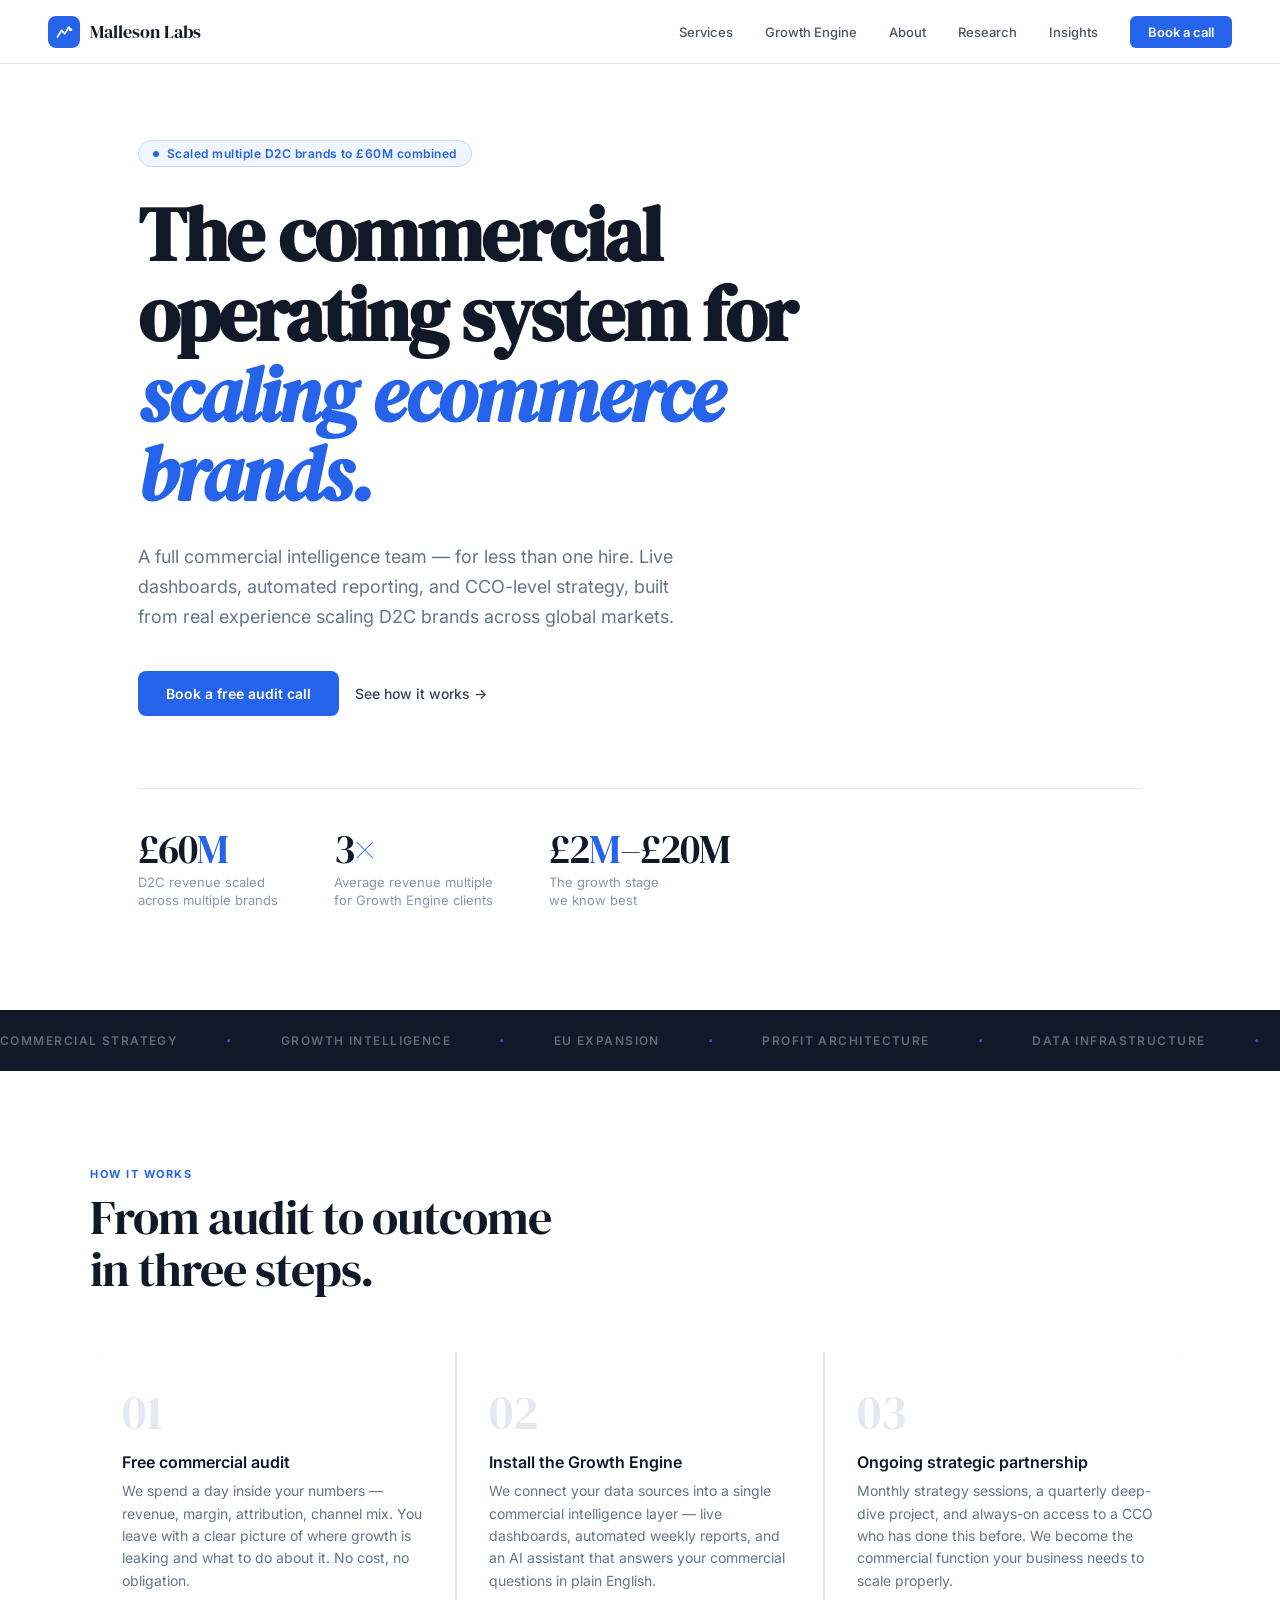
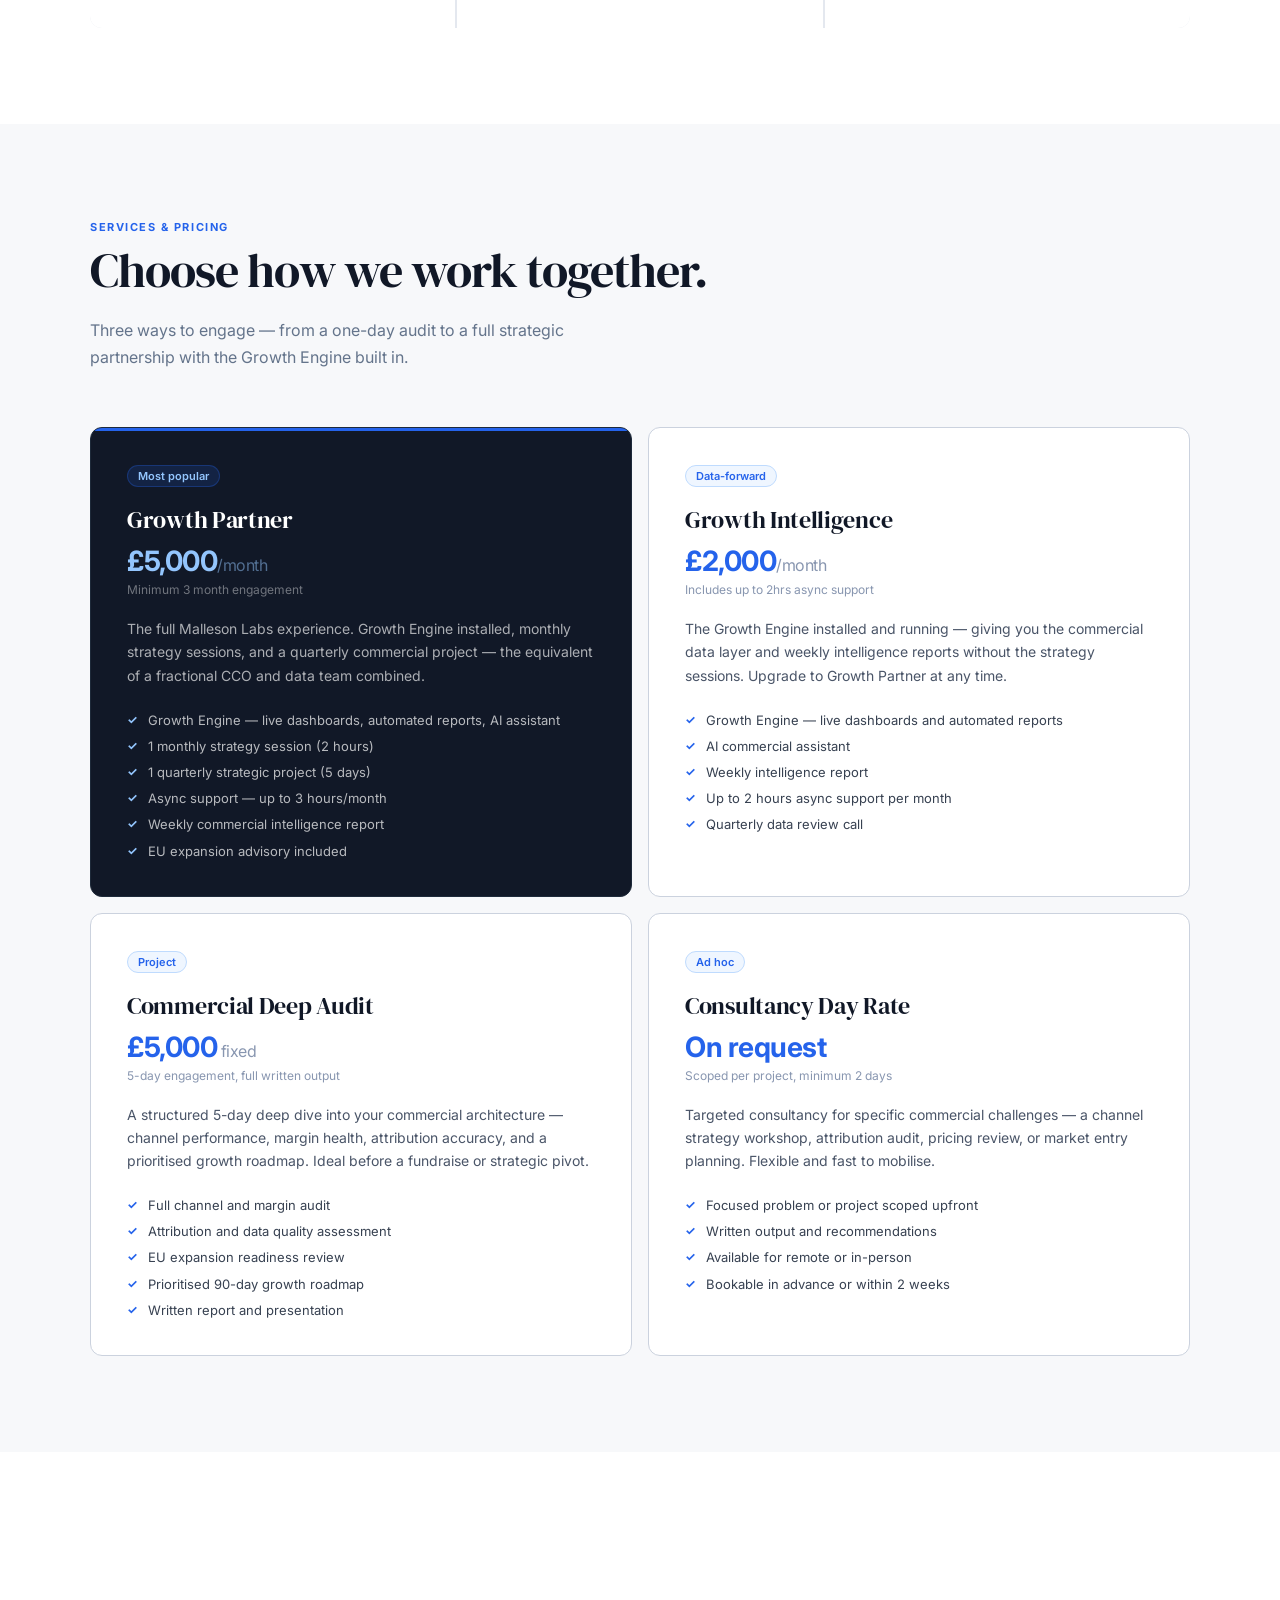
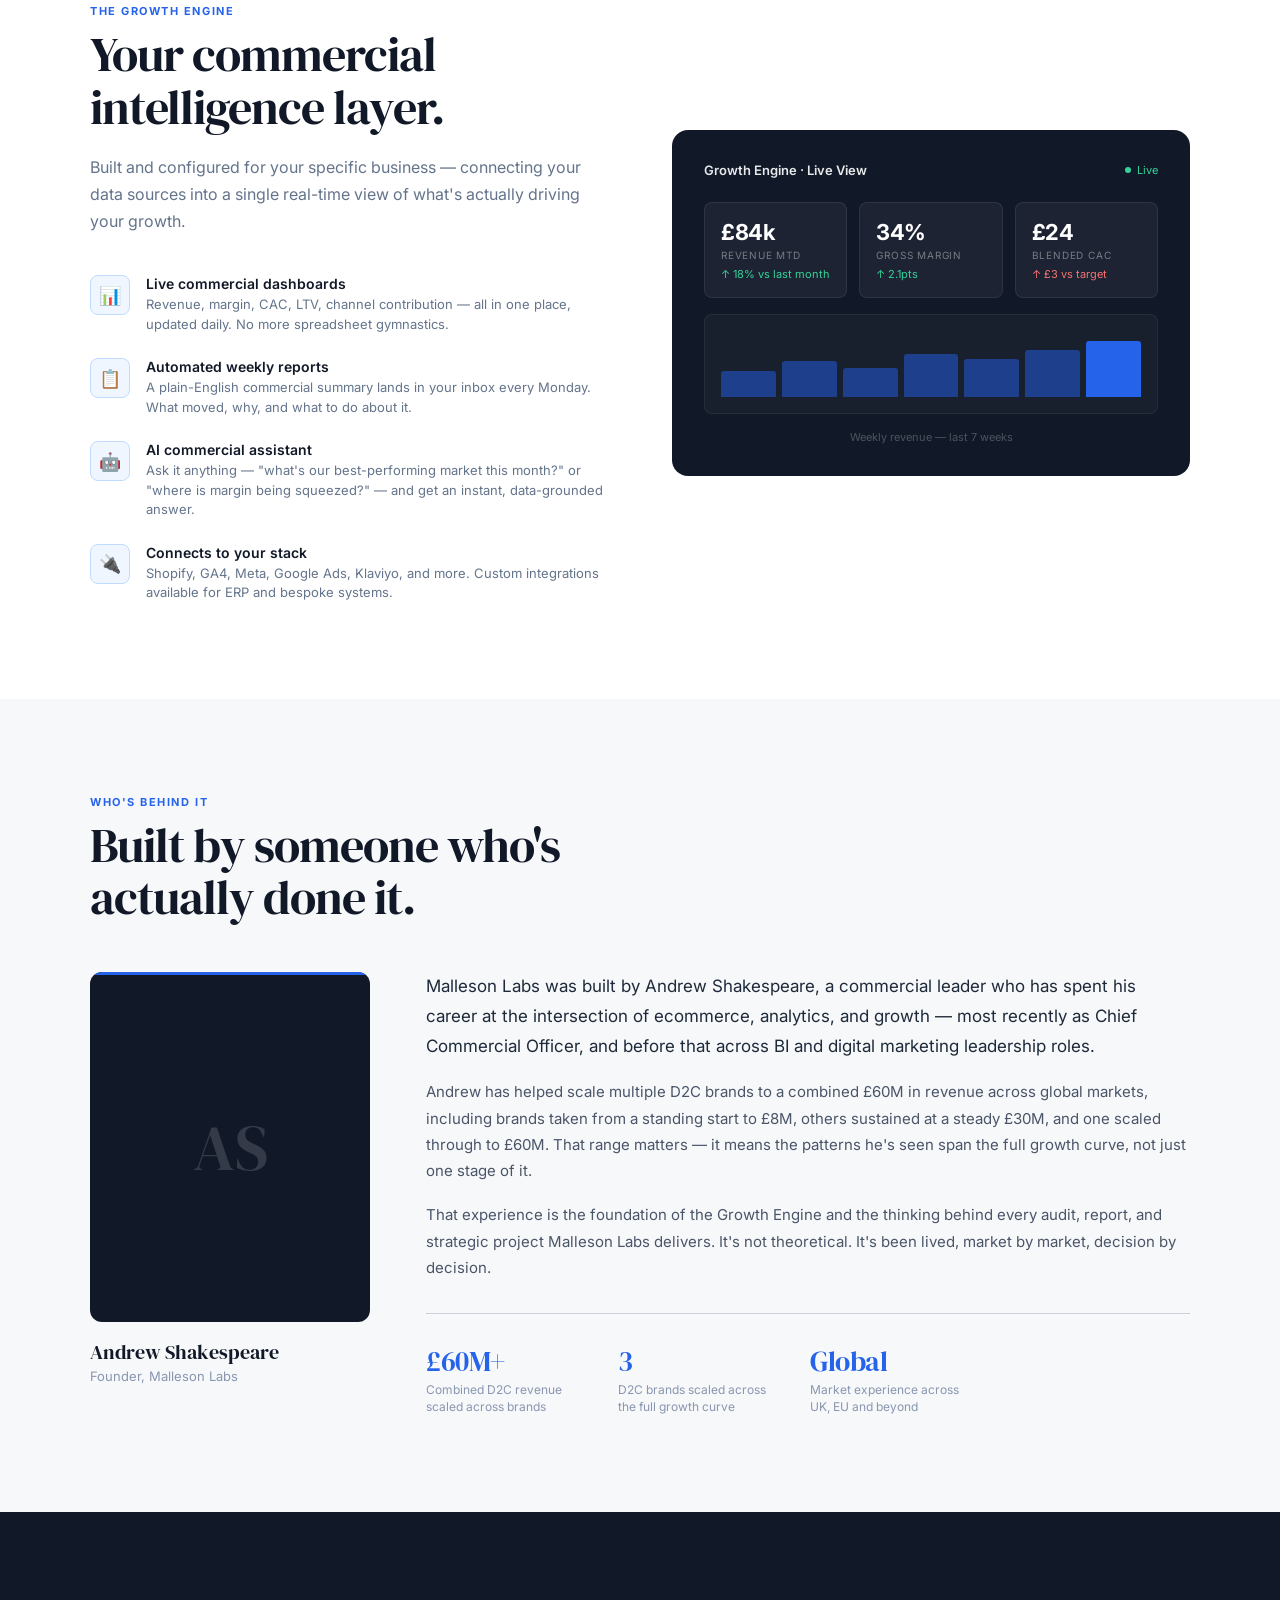
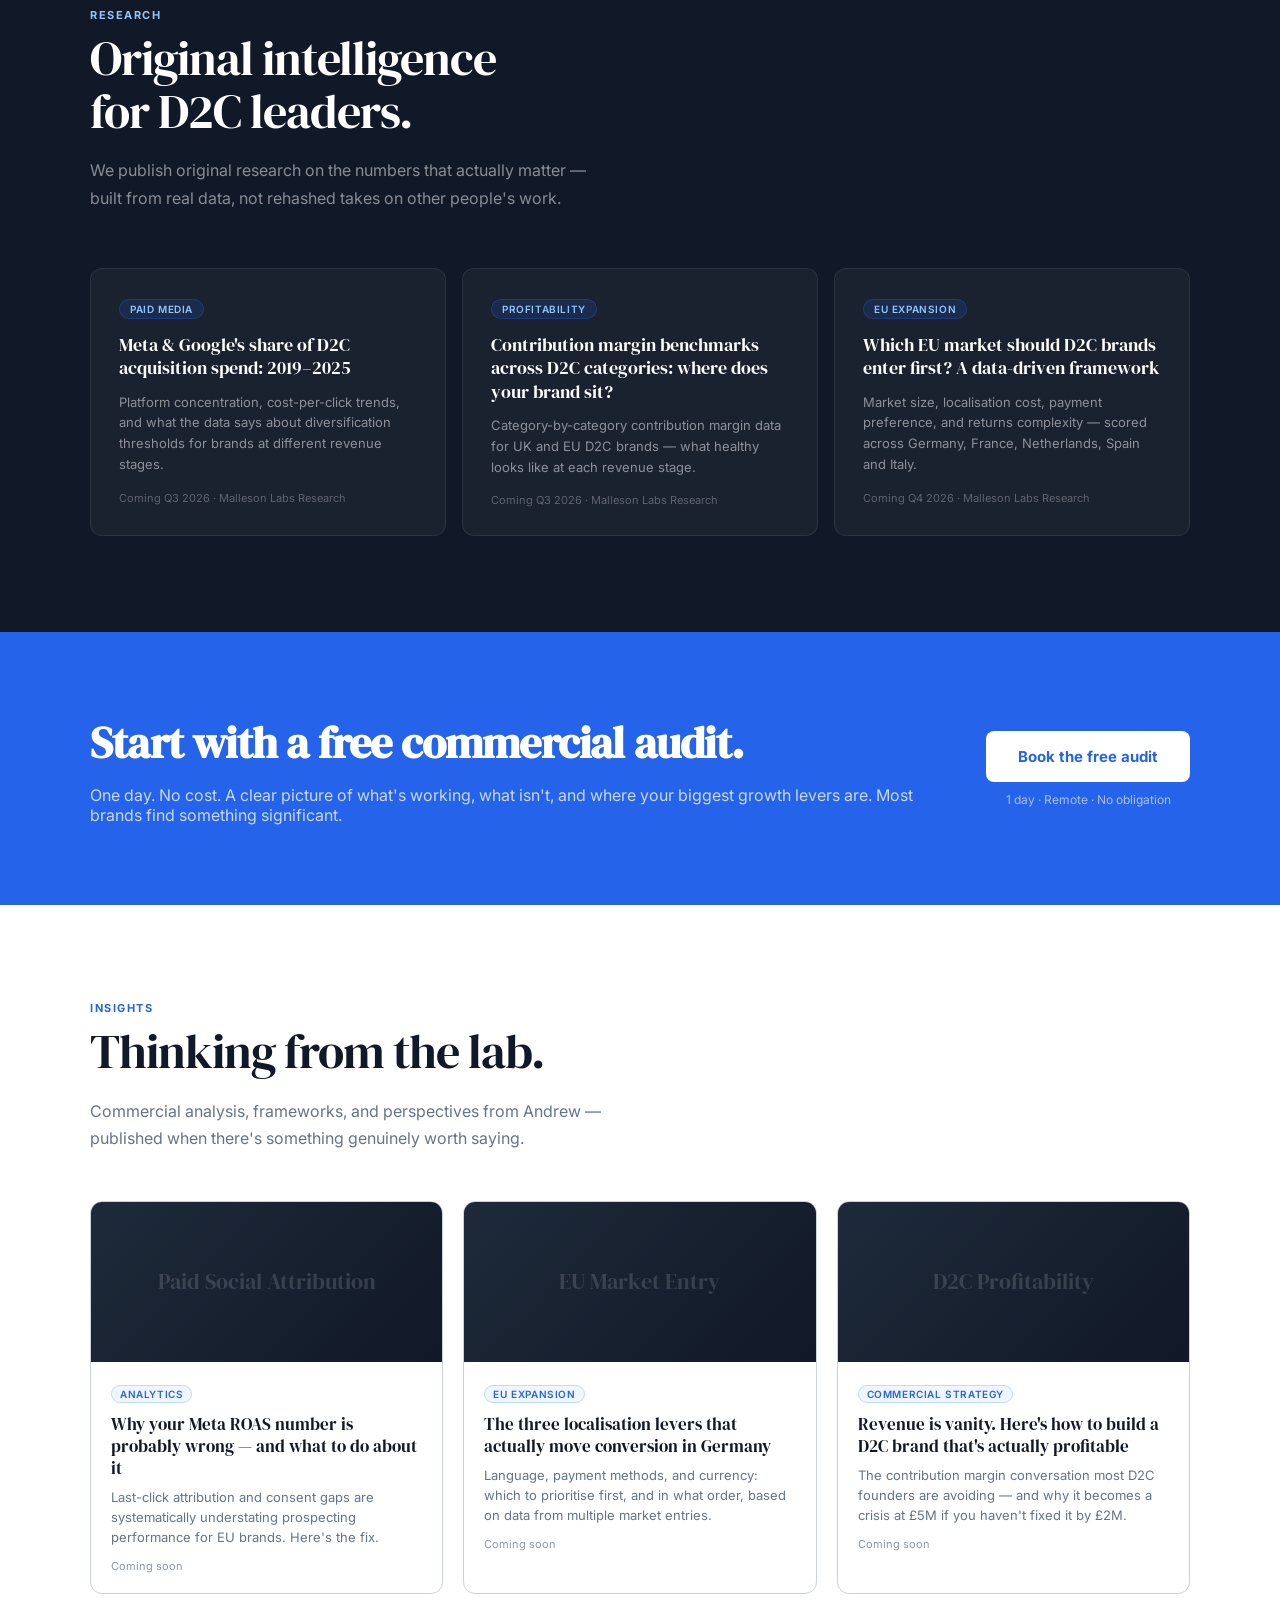
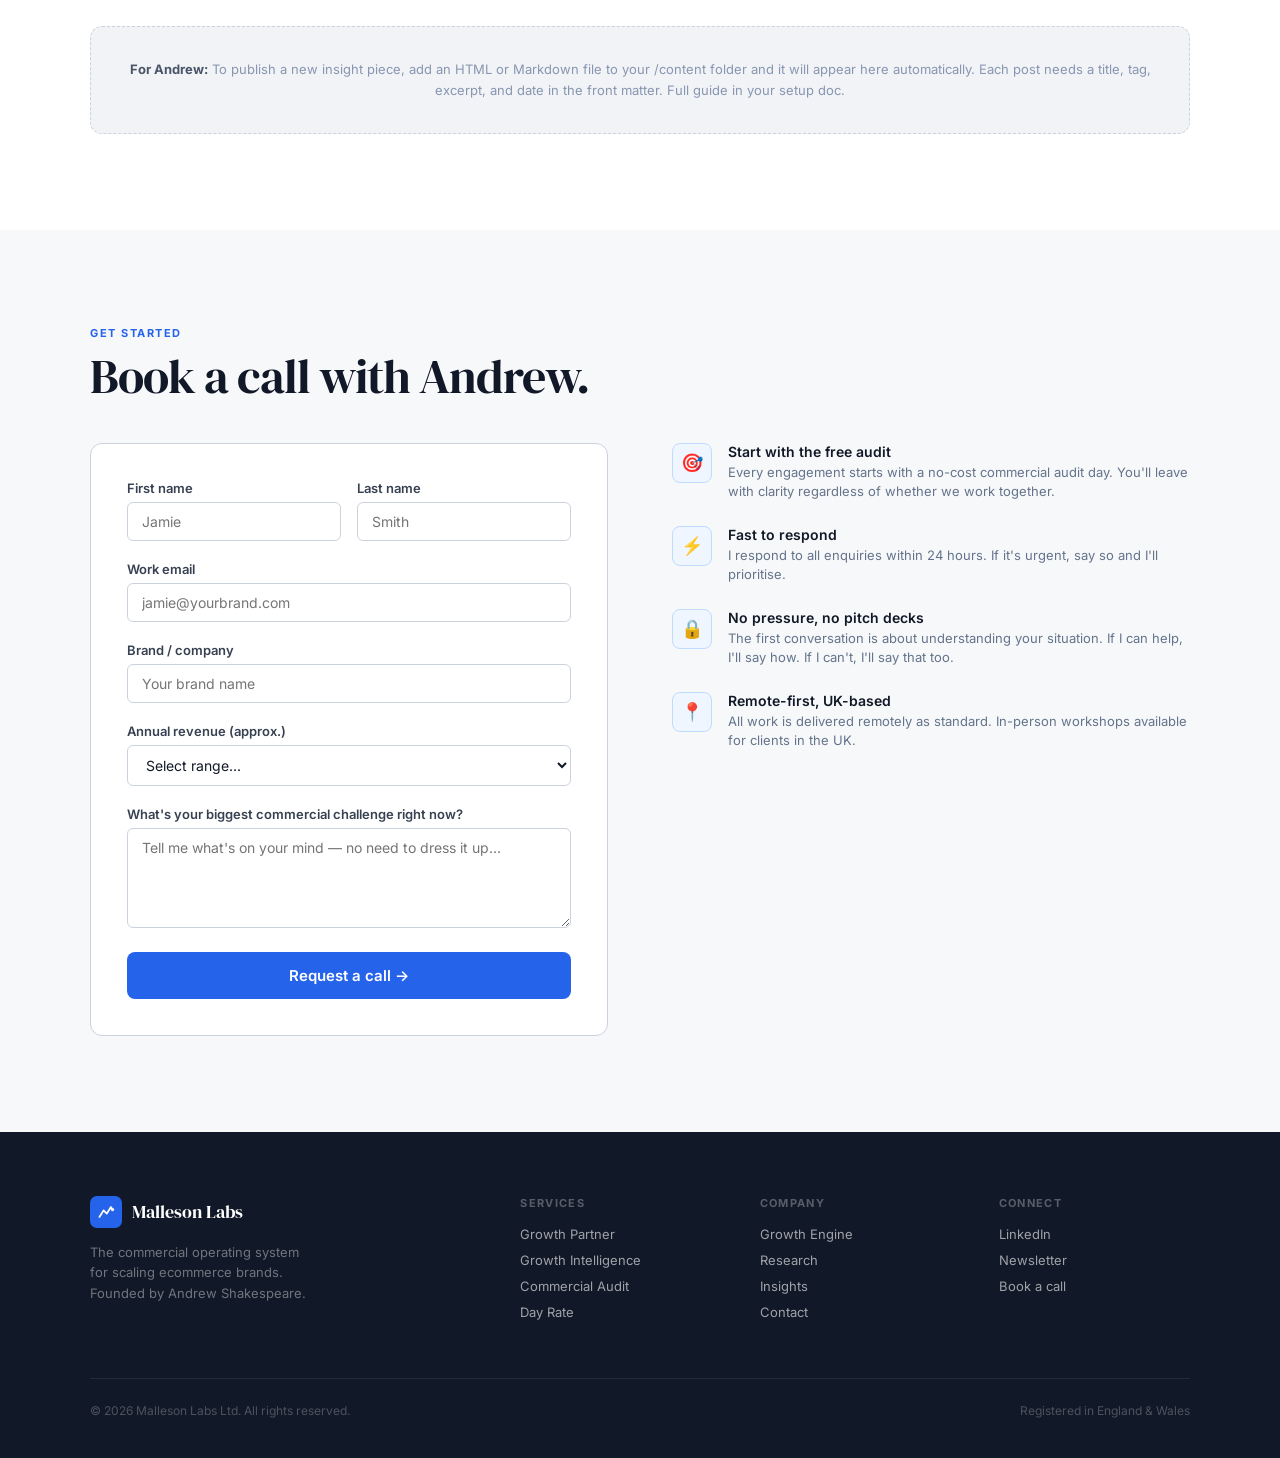
<file: malleson-labs-website.html>
<!DOCTYPE html>
<html lang="en">
<head>
<meta charset="UTF-8">
<meta name="viewport" content="width=device-width, initial-scale=1.0">
<title>Malleson Labs — Growth Intelligence for Scaling D2C Brands</title>
<style>
  @import url('https://fonts.googleapis.com/css2?family=Inter:wght@300;400;500;600;700&family=DM+Serif+Display:ital@0;1&display=swap');

  *, *::before, *::after { box-sizing: border-box; margin: 0; padding: 0; }

  :root {
    --white: #FFFFFF; --off-white: #F7F8FA; --slate-50: #F1F3F7;
    --slate-100: #E4E8EF; --slate-200: #CBD2DE; --slate-400: #8896B0;
    --slate-500: #64748B; --slate-600: #4A5568; --slate-700: #374151;
    --slate-800: #1E2A3A; --slate-900: #111827;
    --electric: #2563EB; --electric-dark: #1D4ED8;
    --electric-light: #EFF6FF; --electric-mid: #BFDBFE;
  }

  html { scroll-behavior: smooth; }

  body {
    font-family: 'Inter', sans-serif;
    background: var(--white);
    color: var(--slate-900);
    -webkit-font-smoothing: antialiased;
  }

  /* ── NAV ── */
  nav {
    position: fixed; top: 0; left: 0; right: 0;
    background: rgba(255,255,255,0.95);
    backdrop-filter: blur(10px);
    border-bottom: 1px solid var(--slate-100);
    z-index: 100;
    padding: 0 48px;
    height: 64px;
    display: flex; align-items: center; justify-content: space-between;
  }

  .nav-logo { display: flex; align-items: center; gap: 10px; text-decoration: none; }

  .nav-icon {
    width: 32px; height: 32px; background: var(--electric);
    border-radius: 8px; display: flex; align-items: center; justify-content: center;
  }

  .nav-icon svg { width: 18px; height: 18px; }

  .nav-name {
    font-family: 'DM Serif Display', serif;
    font-size: 18px; color: var(--slate-900);
  }

  .nav-links { display: flex; align-items: center; gap: 32px; }

  .nav-links a {
    font-size: 13px; font-weight: 500;
    color: var(--slate-600); text-decoration: none;
    transition: color 0.15s;
  }

  .nav-links a:hover { color: var(--electric); }

  .nav-cta {
    background: var(--electric) !important;
    color: var(--white) !important;
    padding: 8px 18px;
    border-radius: 6px;
    font-size: 13px !important;
    font-weight: 600 !important;
  }

  .nav-cta:hover { background: var(--electric-dark) !important; }

  /* ── HERO ── */
  .hero {
    padding: 140px 48px 100px;
    max-width: 1100px;
    margin: 0 auto;
  }

  .hero-eyebrow {
    display: inline-flex; align-items: center; gap: 8px;
    background: var(--electric-light);
    border: 1px solid var(--electric-mid);
    border-radius: 100px;
    padding: 5px 14px;
    font-size: 12px; font-weight: 600;
    color: var(--electric);
    letter-spacing: 0.04em;
    margin-bottom: 28px;
  }

  .hero-eyebrow span { width: 6px; height: 6px; background: var(--electric); border-radius: 50%; }

  .hero h1 {
    font-family: 'DM Serif Display', serif;
    font-size: clamp(44px, 6vw, 76px);
    line-height: 1.05;
    letter-spacing: -2px;
    color: var(--slate-900);
    max-width: 800px;
    margin-bottom: 28px;
  }

  .hero h1 em {
    font-style: italic;
    color: var(--electric);
  }

  .hero-sub {
    font-size: 18px; line-height: 1.65;
    color: var(--slate-500);
    max-width: 560px;
    margin-bottom: 40px;
  }

  .hero-actions { display: flex; gap: 16px; align-items: center; flex-wrap: wrap; }

  .btn-primary {
    background: var(--electric); color: var(--white);
    padding: 14px 28px; border-radius: 8px;
    font-size: 14px; font-weight: 600;
    text-decoration: none; border: none; cursor: pointer;
    transition: background 0.15s;
    display: inline-block;
  }

  .btn-primary:hover { background: var(--electric-dark); }

  .btn-secondary {
    color: var(--slate-700); font-size: 14px; font-weight: 500;
    text-decoration: none;
    display: flex; align-items: center; gap: 6px;
  }

  .btn-secondary:hover { color: var(--electric); }

  .hero-stats {
    margin-top: 72px;
    padding-top: 40px;
    border-top: 1px solid var(--slate-100);
    display: flex; gap: 56px; flex-wrap: wrap;
  }

  .hero-stat {}

  .hero-stat .number {
    font-family: 'DM Serif Display', serif;
    font-size: 40px; color: var(--slate-900);
    letter-spacing: -1px; line-height: 1;
  }

  .hero-stat .number em { font-style: normal; color: var(--electric); }

  .hero-stat .label {
    font-size: 13px; color: var(--slate-400);
    margin-top: 4px; line-height: 1.4;
  }

  /* ── MARQUEE ── */
  .marquee-section {
    background: var(--slate-900);
    padding: 20px 0;
    overflow: hidden;
  }

  .marquee-track {
    display: flex; gap: 48px;
    animation: scroll 25s linear infinite;
    width: max-content;
  }

  .marquee-item {
    font-size: 12px; font-weight: 600;
    letter-spacing: 0.12em; text-transform: uppercase;
    color: rgba(255,255,255,0.35);
    white-space: nowrap;
    display: flex; align-items: center; gap: 48px;
  }

  .marquee-item::after {
    content: '·'; color: var(--electric); font-size: 18px;
  }

  @keyframes scroll {
    from { transform: translateX(0); }
    to { transform: translateX(-50%); }
  }

  /* ── SECTIONS ── */
  section { padding: 96px 48px; }

  .container { max-width: 1100px; margin: 0 auto; }

  .section-eyebrow {
    font-size: 11px; font-weight: 700;
    letter-spacing: 0.14em; text-transform: uppercase;
    color: var(--electric); margin-bottom: 10px;
  }

  .section-title {
    font-family: 'DM Serif Display', serif;
    font-size: clamp(32px, 4vw, 48px);
    letter-spacing: -1px; line-height: 1.1;
    color: var(--slate-900); margin-bottom: 20px;
  }

  .section-body {
    font-size: 16px; line-height: 1.7;
    color: var(--slate-500); max-width: 520px;
  }

  /* ── HOW IT WORKS ── */
  .how-grid {
    display: grid;
    grid-template-columns: repeat(3, 1fr);
    gap: 2px;
    margin-top: 56px;
    background: var(--slate-100);
    border-radius: 12px;
    overflow: hidden;
  }

  .how-step {
    background: var(--white);
    padding: 36px 32px;
  }

  .step-num {
    font-family: 'DM Serif Display', serif;
    font-size: 48px; color: var(--slate-100);
    line-height: 1; margin-bottom: 16px;
  }

  .step-title {
    font-size: 16px; font-weight: 600;
    color: var(--slate-900); margin-bottom: 8px;
  }

  .step-body { font-size: 14px; color: var(--slate-500); line-height: 1.6; }

  /* ── SERVICES ── */
  .services-section { background: var(--off-white); }

  .services-grid {
    display: grid;
    grid-template-columns: repeat(2, 1fr);
    gap: 16px;
    margin-top: 56px;
  }

  .service-card {
    background: var(--white);
    border: 1px solid var(--slate-200);
    border-radius: 12px;
    padding: 36px;
    position: relative;
    overflow: hidden;
  }

  .service-card.featured {
    background: var(--slate-900);
    border-color: var(--slate-800);
  }

  .service-card.featured::before {
    content: '';
    position: absolute;
    top: 0; left: 0; right: 0;
    height: 3px;
    background: var(--electric);
  }

  .service-badge {
    display: inline-block;
    background: var(--electric-light);
    border: 1px solid var(--electric-mid);
    color: var(--electric);
    padding: 3px 10px; border-radius: 100px;
    font-size: 11px; font-weight: 600;
    margin-bottom: 16px;
  }

  .service-card.featured .service-badge {
    background: rgba(37,99,235,0.15);
    border-color: rgba(37,99,235,0.3);
    color: #93C5FD;
  }

  .service-name {
    font-family: 'DM Serif Display', serif;
    font-size: 24px; color: var(--slate-900);
    margin-bottom: 8px; letter-spacing: -0.3px;
  }

  .service-card.featured .service-name { color: var(--white); }

  .service-price {
    font-size: 28px; font-weight: 700;
    color: var(--electric); margin-bottom: 4px;
    letter-spacing: -0.5px;
  }

  .service-card.featured .service-price { color: #93C5FD; }

  .service-price-note { font-size: 12px; color: var(--slate-400); margin-bottom: 20px; }
  .service-card.featured .service-price-note { color: rgba(255,255,255,0.4); }

  .service-desc {
    font-size: 14px; color: var(--slate-600);
    line-height: 1.65; margin-bottom: 24px;
  }

  .service-card.featured .service-desc { color: rgba(255,255,255,0.65); }

  .service-includes { list-style: none; display: flex; flex-direction: column; gap: 8px; }

  .service-includes li {
    font-size: 13px; color: var(--slate-700);
    display: flex; gap: 10px; align-items: flex-start; line-height: 1.4;
  }

  .service-card.featured .service-includes li { color: rgba(255,255,255,0.7); }

  .service-includes li::before {
    content: '✓'; color: var(--electric);
    font-weight: 700; flex-shrink: 0; font-size: 12px; margin-top: 1px;
  }

  .service-card.featured .service-includes li::before { color: #93C5FD; }

  /* ── GROWTH ENGINE ── */
  .engine-section {}

  .engine-layout {
    display: grid;
    grid-template-columns: 1fr 1fr;
    gap: 64px;
    align-items: center;
    margin-top: 56px;
  }

  .engine-features { display: flex; flex-direction: column; gap: 24px; }

  .engine-feature { display: flex; gap: 16px; align-items: flex-start; }

  .feature-icon {
    width: 40px; height: 40px; flex-shrink: 0;
    background: var(--electric-light);
    border: 1px solid var(--electric-mid);
    border-radius: 8px;
    display: flex; align-items: center; justify-content: center;
    font-size: 18px;
  }

  .feature-content strong {
    display: block; font-size: 14px; font-weight: 600;
    color: var(--slate-900); margin-bottom: 3px;
  }

  .feature-content p { font-size: 13px; color: var(--slate-500); line-height: 1.5; }

  .engine-visual {
    background: var(--slate-900);
    border-radius: 16px;
    padding: 32px;
    display: flex; flex-direction: column; gap: 16px;
  }

  .engine-header {
    display: flex; align-items: center; justify-content: space-between;
    margin-bottom: 8px;
  }

  .engine-title { font-size: 13px; font-weight: 600; color: rgba(255,255,255,0.9); }
  .engine-live { font-size: 11px; color: #34D399; display: flex; align-items: center; gap: 6px; }
  .live-dot { width: 6px; height: 6px; background: #34D399; border-radius: 50%; }

  .metric-row { display: grid; grid-template-columns: repeat(3, 1fr); gap: 12px; }

  .metric-tile {
    background: rgba(255,255,255,0.05);
    border: 1px solid rgba(255,255,255,0.08);
    border-radius: 8px;
    padding: 16px;
  }

  .metric-tile .m-value {
    font-size: 22px; font-weight: 700;
    color: var(--white); letter-spacing: -0.5px;
  }

  .metric-tile .m-label {
    font-size: 10px; color: rgba(255,255,255,0.4);
    text-transform: uppercase; letter-spacing: 0.08em;
    margin-top: 4px;
  }

  .metric-tile .m-delta { font-size: 11px; margin-top: 6px; }
  .metric-tile .m-delta.up { color: #34D399; }
  .metric-tile .m-delta.down { color: #F87171; }

  .chart-mock {
    background: rgba(255,255,255,0.03);
    border: 1px solid rgba(255,255,255,0.06);
    border-radius: 8px;
    padding: 16px;
    height: 100px;
    display: flex;
    align-items: flex-end;
    gap: 6px;
  }

  .bar {
    flex: 1; border-radius: 3px 3px 0 0;
    background: rgba(37,99,235,0.5);
    transition: height 0.3s;
  }

  .bar.highlight { background: var(--electric); }

  /* ── FOUNDER ── */
  .founder-section { background: var(--off-white); }

  .founder-layout {
    display: grid;
    grid-template-columns: 280px 1fr;
    gap: 56px;
    align-items: start;
    margin-top: 48px;
  }

  .founder-portrait {
    width: 100%;
    aspect-ratio: 4/5;
    background: var(--slate-900);
    border-radius: 12px;
    display: flex;
    align-items: center;
    justify-content: center;
    position: relative;
    overflow: hidden;
  }

  .founder-portrait::before {
    content: '';
    position: absolute;
    top: 0; left: 0; right: 0;
    height: 3px;
    background: var(--electric);
  }

  .founder-initials {
    font-family: 'DM Serif Display', serif;
    font-size: 64px;
    color: rgba(255,255,255,0.15);
  }

  .founder-name-tag {
    margin-top: 16px;
  }

  .founder-name-tag .fname {
    font-family: 'DM Serif Display', serif;
    font-size: 20px;
    color: var(--slate-900);
  }

  .founder-name-tag .frole {
    font-size: 13px;
    color: var(--slate-400);
    margin-top: 2px;
  }

  .founder-content p {
    font-size: 15px;
    line-height: 1.75;
    color: var(--slate-600);
    margin-bottom: 18px;
  }

  .founder-content p:first-of-type {
    font-size: 17px;
    color: var(--slate-800);
  }

  .founder-stats-row {
    display: flex;
    gap: 32px;
    margin-top: 32px;
    padding-top: 28px;
    border-top: 1px solid var(--slate-200);
    flex-wrap: wrap;
  }

  .founder-stat .fnum {
    font-family: 'DM Serif Display', serif;
    font-size: 28px;
    color: var(--electric);
    letter-spacing: -0.5px;
  }

  .founder-stat .flabel {
    font-size: 12px;
    color: var(--slate-400);
    margin-top: 2px;
    max-width: 160px;
    line-height: 1.4;
  }


  .research-section { background: var(--slate-900); }

  .research-section .section-title { color: var(--white); }
  .research-section .section-eyebrow { color: #93C5FD; }
  .research-section .section-body { color: rgba(255,255,255,0.5); }

  .research-grid {
    display: grid;
    grid-template-columns: repeat(3, 1fr);
    gap: 16px;
    margin-top: 56px;
  }

  .research-card {
    background: rgba(255,255,255,0.04);
    border: 1px solid rgba(255,255,255,0.08);
    border-radius: 12px;
    padding: 28px;
    cursor: pointer;
    transition: border-color 0.2s;
  }

  .research-card:hover { border-color: rgba(37,99,235,0.5); }

  .research-tag {
    display: inline-block;
    background: rgba(37,99,235,0.15);
    border: 1px solid rgba(37,99,235,0.3);
    color: #93C5FD;
    padding: 3px 10px; border-radius: 100px;
    font-size: 10px; font-weight: 600;
    letter-spacing: 0.06em; text-transform: uppercase;
    margin-bottom: 14px;
  }

  .research-title {
    font-family: 'DM Serif Display', serif;
    font-size: 18px; color: var(--white);
    line-height: 1.3; margin-bottom: 12px;
  }

  .research-summary { font-size: 13px; color: rgba(255,255,255,0.5); line-height: 1.6; margin-bottom: 16px; }

  .research-meta { font-size: 11px; color: rgba(255,255,255,0.3); }

  /* ── AUDIT CTA ── */
  .audit-section {
    background: var(--electric);
    padding: 80px 48px;
  }

  .audit-inner {
    max-width: 1100px; margin: 0 auto;
    display: grid; grid-template-columns: 1fr auto;
    gap: 48px; align-items: center;
  }

  .audit-inner h2 {
    font-family: 'DM Serif Display', serif;
    font-size: clamp(28px, 4vw, 44px);
    color: var(--white); letter-spacing: -0.8px;
    margin-bottom: 12px;
  }

  .audit-inner p { font-size: 16px; color: rgba(255,255,255,0.75); }

  .audit-cta-block { text-align: center; flex-shrink: 0; }

  .btn-white {
    background: var(--white); color: var(--electric);
    padding: 16px 32px; border-radius: 8px;
    font-size: 15px; font-weight: 700;
    text-decoration: none; display: inline-block;
    transition: transform 0.15s;
    white-space: nowrap;
  }

  .btn-white:hover { transform: translateY(-1px); }

  .audit-note { font-size: 12px; color: rgba(255,255,255,0.6); margin-top: 10px; }

  /* ── BOOK A CALL ── */
  .book-section { background: var(--off-white); }

  .book-layout {
    display: grid;
    grid-template-columns: 1fr 1fr;
    gap: 64px;
    align-items: start;
    margin-top: 40px;
  }

  .book-form {
    background: var(--white);
    border: 1px solid var(--slate-200);
    border-radius: 12px;
    padding: 36px;
  }

  .form-group { margin-bottom: 20px; }

  .form-label {
    display: block; font-size: 13px; font-weight: 600;
    color: var(--slate-700); margin-bottom: 6px;
  }

  .form-input, .form-select, .form-textarea {
    width: 100%; padding: 10px 14px;
    border: 1.5px solid var(--slate-200);
    border-radius: 6px;
    font-family: 'Inter', sans-serif;
    font-size: 14px; color: var(--slate-900);
    background: var(--white);
    transition: border-color 0.15s;
    outline: none;
  }

  .form-input:focus, .form-select:focus, .form-textarea:focus {
    border-color: var(--electric);
  }

  .form-textarea { resize: vertical; min-height: 100px; }

  .form-row { display: grid; grid-template-columns: 1fr 1fr; gap: 16px; }

  .form-submit {
    width: 100%; padding: 14px;
    background: var(--electric); color: var(--white);
    border: none; border-radius: 8px;
    font-family: 'Inter', sans-serif;
    font-size: 15px; font-weight: 600;
    cursor: pointer; transition: background 0.15s;
  }

  .form-submit:hover { background: var(--electric-dark); }

  .book-info { display: flex; flex-direction: column; gap: 24px; }

  .book-point { display: flex; gap: 16px; align-items: flex-start; }

  .book-point-icon {
    width: 40px; height: 40px; flex-shrink: 0;
    background: var(--electric-light);
    border: 1px solid var(--electric-mid);
    border-radius: 8px;
    display: flex; align-items: center; justify-content: center;
    font-size: 18px;
  }

  .book-point-content strong {
    display: block; font-size: 14px; font-weight: 600;
    color: var(--slate-900); margin-bottom: 3px;
  }

  .book-point-content p { font-size: 13px; color: var(--slate-500); line-height: 1.5; }

  /* ── CONTENT / BLOG ── */
  .content-section {}

  .content-grid {
    display: grid;
    grid-template-columns: repeat(3, 1fr);
    gap: 20px;
    margin-top: 48px;
  }

  .content-card {
    border: 1px solid var(--slate-200);
    border-radius: 12px;
    overflow: hidden;
    transition: border-color 0.2s;
    cursor: pointer;
  }

  .content-card:hover { border-color: var(--electric); }

  .content-img {
    height: 160px;
    background: linear-gradient(135deg, var(--slate-800) 0%, var(--slate-900) 100%);
    display: flex; align-items: center; justify-content: center;
    padding: 24px;
  }

  .content-img-label {
    font-family: 'DM Serif Display', serif;
    font-size: 22px; color: rgba(255,255,255,0.15);
    text-align: center; line-height: 1.2;
  }

  .content-body { padding: 20px; }

  .content-tag {
    display: inline-block;
    background: var(--electric-light);
    border: 1px solid var(--electric-mid);
    color: var(--electric);
    padding: 2px 8px; border-radius: 100px;
    font-size: 10px; font-weight: 600;
    text-transform: uppercase; letter-spacing: 0.06em;
    margin-bottom: 10px;
  }

  .content-title {
    font-family: 'DM Serif Display', serif;
    font-size: 17px; color: var(--slate-900);
    line-height: 1.3; margin-bottom: 8px;
  }

  .content-excerpt { font-size: 13px; color: var(--slate-500); line-height: 1.55; margin-bottom: 12px; }

  .content-date { font-size: 11px; color: var(--slate-400); }

  /* Content upload helper */
  .upload-hint {
    background: var(--slate-50);
    border: 1.5px dashed var(--slate-200);
    border-radius: 12px;
    padding: 32px;
    text-align: center;
    margin-top: 20px;
  }

  .upload-hint p { font-size: 13px; color: var(--slate-400); line-height: 1.6; }
  .upload-hint strong { color: var(--slate-600); }

  /* ── FOOTER ── */
  footer {
    background: var(--slate-900);
    padding: 64px 48px 40px;
  }

  .footer-grid {
    max-width: 1100px; margin: 0 auto;
    display: grid;
    grid-template-columns: 2fr 1fr 1fr 1fr;
    gap: 48px;
    margin-bottom: 48px;
  }

  .footer-logo { display: flex; align-items: center; gap: 10px; margin-bottom: 14px; }

  .footer-logo-icon {
    width: 32px; height: 32px; background: var(--electric);
    border-radius: 7px; display: flex; align-items: center; justify-content: center;
  }

  .footer-logo-text {
    font-family: 'DM Serif Display', serif;
    font-size: 18px; color: var(--white);
  }

  .footer-tagline { font-size: 13px; color: rgba(255,255,255,0.4); line-height: 1.6; max-width: 220px; }

  .footer-col h4 {
    font-size: 11px; font-weight: 700;
    text-transform: uppercase; letter-spacing: 0.12em;
    color: rgba(255,255,255,0.3); margin-bottom: 16px;
  }

  .footer-col a {
    display: block; font-size: 13px;
    color: rgba(255,255,255,0.6); text-decoration: none;
    margin-bottom: 10px; transition: color 0.15s;
  }

  .footer-col a:hover { color: var(--white); }

  .footer-bottom {
    max-width: 1100px; margin: 0 auto;
    padding-top: 24px;
    border-top: 1px solid rgba(255,255,255,0.08);
    display: flex; justify-content: space-between; align-items: center;
  }

  .footer-bottom p { font-size: 12px; color: rgba(255,255,255,0.25); }

  /* Mobile */
  @media (max-width: 768px) {
    nav { padding: 0 20px; }
    .nav-links { display: none; }
    .hero { padding: 100px 20px 64px; }
    section { padding: 64px 20px; }
    .how-grid { grid-template-columns: 1fr; }
    .services-grid { grid-template-columns: 1fr; }
    .engine-layout { grid-template-columns: 1fr; }
    .founder-layout { grid-template-columns: 1fr; }
    .founder-portrait { max-width: 200px; }
    .research-grid { grid-template-columns: 1fr; }
    .audit-inner { grid-template-columns: 1fr; text-align: center; }
    .book-layout { grid-template-columns: 1fr; }
    .content-grid { grid-template-columns: 1fr; }
    .footer-grid { grid-template-columns: 1fr 1fr; }
    .footer-bottom { flex-direction: column; gap: 8px; text-align: center; }
    .hero-stats { gap: 32px; }
  }
</style>
</head>
<body>

<!-- NAV -->
<nav>
  <a href="#" class="nav-logo">
    <div class="nav-icon">
      <svg viewBox="0 0 22 22" fill="none">
        <path d="M3 17L8 9L12 13L17 5L19 8" stroke="white" stroke-width="2.2" stroke-linecap="round" stroke-linejoin="round"/>
        <circle cx="19" cy="8" r="2" fill="white"/>
      </svg>
    </div>
    <span class="nav-name">Malleson Labs</span>
  </a>
  <div class="nav-links">
    <a href="#services">Services</a>
    <a href="#engine">Growth Engine</a>
    <a href="#founder">About</a>
    <a href="#research">Research</a>
    <a href="#content">Insights</a>
    <a href="#book" class="nav-cta">Book a call</a>
  </div>
</nav>

<!-- HERO -->
<div class="hero">
  <div class="hero-eyebrow">
    <span></span>
    Scaled multiple D2C brands to £60M combined
  </div>
  <h1>The commercial operating system for <em>scaling ecommerce brands.</em></h1>
  <p class="hero-sub">A full commercial intelligence team — for less than one hire. Live dashboards, automated reporting, and CCO-level strategy, built from real experience scaling D2C brands across global markets.</p>
  <div class="hero-actions">
    <a href="#book" class="btn-primary">Book a free audit call</a>
    <a href="#services" class="btn-secondary">See how it works →</a>
  </div>
  <div class="hero-stats">
    <div class="hero-stat">
      <div class="number">£60<em>M</em></div>
      <div class="label">D2C revenue scaled<br>across multiple brands</div>
    </div>
    <div class="hero-stat">
      <div class="number">3<em>×</em></div>
      <div class="label">Average revenue multiple<br>for Growth Engine clients</div>
    </div>
    <div class="hero-stat">
      <div class="number">£2<em>M</em>–£20M</div>
      <div class="label">The growth stage<br>we know best</div>
    </div>
  </div>
</div>

<!-- MARQUEE -->
<div class="marquee-section">
  <div class="marquee-track">
    <div class="marquee-item">Commercial Strategy</div>
    <div class="marquee-item">Growth Intelligence</div>
    <div class="marquee-item">EU Expansion</div>
    <div class="marquee-item">Profit Architecture</div>
    <div class="marquee-item">Data Infrastructure</div>
    <div class="marquee-item">D2C Scaling</div>
    <div class="marquee-item">Attribution & Analytics</div>
    <div class="marquee-item">Conversion Optimisation</div>
    <div class="marquee-item">Commercial Strategy</div>
    <div class="marquee-item">Growth Intelligence</div>
    <div class="marquee-item">EU Expansion</div>
    <div class="marquee-item">Profit Architecture</div>
    <div class="marquee-item">Data Infrastructure</div>
    <div class="marquee-item">D2C Scaling</div>
    <div class="marquee-item">Attribution & Analytics</div>
    <div class="marquee-item">Conversion Optimisation</div>
  </div>
</div>

<!-- HOW IT WORKS -->
<section>
  <div class="container">
    <div class="section-eyebrow">How it works</div>
    <div class="section-title">From audit to outcome<br>in three steps.</div>
    <div class="how-grid">
      <div class="how-step">
        <div class="step-num">01</div>
        <div class="step-title">Free commercial audit</div>
        <div class="step-body">We spend a day inside your numbers — revenue, margin, attribution, channel mix. You leave with a clear picture of where growth is leaking and what to do about it. No cost, no obligation.</div>
      </div>
      <div class="how-step">
        <div class="step-num">02</div>
        <div class="step-title">Install the Growth Engine</div>
        <div class="step-body">We connect your data sources into a single commercial intelligence layer — live dashboards, automated weekly reports, and an AI assistant that answers your commercial questions in plain English.</div>
      </div>
      <div class="how-step">
        <div class="step-num">03</div>
        <div class="step-title">Ongoing strategic partnership</div>
        <div class="step-body">Monthly strategy sessions, a quarterly deep-dive project, and always-on access to a CCO who has done this before. We become the commercial function your business needs to scale properly.</div>
      </div>
    </div>
  </div>
</section>

<!-- SERVICES -->
<section class="services-section" id="services">
  <div class="container">
    <div class="section-eyebrow">Services & Pricing</div>
    <div class="section-title">Choose how we work together.</div>
    <p class="section-body">Three ways to engage — from a one-day audit to a full strategic partnership with the Growth Engine built in.</p>

    <div class="services-grid">
      <!-- Full retainer -->
      <div class="service-card featured">
        <div class="service-badge">Most popular</div>
        <div class="service-name">Growth Partner</div>
        <div class="service-price">£5,000<span style="font-size:16px;font-weight:400;opacity:0.5">/month</span></div>
        <div class="service-price-note">Minimum 3 month engagement</div>
        <div class="service-desc">The full Malleson Labs experience. Growth Engine installed, monthly strategy sessions, and a quarterly commercial project — the equivalent of a fractional CCO and data team combined.</div>
        <ul class="service-includes">
          <li>Growth Engine — live dashboards, automated reports, AI assistant</li>
          <li>1 monthly strategy session (2 hours)</li>
          <li>1 quarterly strategic project (5 days)</li>
          <li>Async support — up to 3 hours/month</li>
          <li>Weekly commercial intelligence report</li>
          <li>EU expansion advisory included</li>
        </ul>
      </div>

      <!-- Intelligence only -->
      <div class="service-card">
        <div class="service-badge">Data-forward</div>
        <div class="service-name">Growth Intelligence</div>
        <div class="service-price">£2,000<span style="font-size:16px;font-weight:400;color:var(--slate-400)">/month</span></div>
        <div class="service-price-note">Includes up to 2hrs async support</div>
        <div class="service-desc">The Growth Engine installed and running — giving you the commercial data layer and weekly intelligence reports without the strategy sessions. Upgrade to Growth Partner at any time.</div>
        <ul class="service-includes">
          <li>Growth Engine — live dashboards and automated reports</li>
          <li>AI commercial assistant</li>
          <li>Weekly intelligence report</li>
          <li>Up to 2 hours async support per month</li>
          <li>Quarterly data review call</li>
        </ul>
      </div>

      <!-- Deep audit -->
      <div class="service-card">
        <div class="service-badge">Project</div>
        <div class="service-name">Commercial Deep Audit</div>
        <div class="service-price">£5,000<span style="font-size:16px;font-weight:400;color:var(--slate-400)"> fixed</span></div>
        <div class="service-price-note">5-day engagement, full written output</div>
        <div class="service-desc">A structured 5-day deep dive into your commercial architecture — channel performance, margin health, attribution accuracy, and a prioritised growth roadmap. Ideal before a fundraise or strategic pivot.</div>
        <ul class="service-includes">
          <li>Full channel and margin audit</li>
          <li>Attribution and data quality assessment</li>
          <li>EU expansion readiness review</li>
          <li>Prioritised 90-day growth roadmap</li>
          <li>Written report and presentation</li>
        </ul>
      </div>

      <!-- Day rate -->
      <div class="service-card">
        <div class="service-badge">Ad hoc</div>
        <div class="service-name">Consultancy Day Rate</div>
        <div class="service-price">On request</div>
        <div class="service-price-note">Scoped per project, minimum 2 days</div>
        <div class="service-desc">Targeted consultancy for specific commercial challenges — a channel strategy workshop, attribution audit, pricing review, or market entry planning. Flexible and fast to mobilise.</div>
        <ul class="service-includes">
          <li>Focused problem or project scoped upfront</li>
          <li>Written output and recommendations</li>
          <li>Available for remote or in-person</li>
          <li>Bookable in advance or within 2 weeks</li>
        </ul>
      </div>
    </div>
  </div>
</section>

<!-- GROWTH ENGINE -->
<section id="engine">
  <div class="container">
    <div class="engine-layout">
      <div>
        <div class="section-eyebrow">The Growth Engine</div>
        <div class="section-title">Your commercial intelligence layer.</div>
        <p class="section-body" style="margin-bottom: 40px;">Built and configured for your specific business — connecting your data sources into a single real-time view of what's actually driving your growth.</p>
        <div class="engine-features">
          <div class="engine-feature">
            <div class="feature-icon">📊</div>
            <div class="feature-content">
              <strong>Live commercial dashboards</strong>
              <p>Revenue, margin, CAC, LTV, channel contribution — all in one place, updated daily. No more spreadsheet gymnastics.</p>
            </div>
          </div>
          <div class="engine-feature">
            <div class="feature-icon">📋</div>
            <div class="feature-content">
              <strong>Automated weekly reports</strong>
              <p>A plain-English commercial summary lands in your inbox every Monday. What moved, why, and what to do about it.</p>
            </div>
          </div>
          <div class="engine-feature">
            <div class="feature-icon">🤖</div>
            <div class="feature-content">
              <strong>AI commercial assistant</strong>
              <p>Ask it anything — "what's our best-performing market this month?" or "where is margin being squeezed?" — and get an instant, data-grounded answer.</p>
            </div>
          </div>
          <div class="engine-feature">
            <div class="feature-icon">🔌</div>
            <div class="feature-content">
              <strong>Connects to your stack</strong>
              <p>Shopify, GA4, Meta, Google Ads, Klaviyo, and more. Custom integrations available for ERP and bespoke systems.</p>
            </div>
          </div>
        </div>
      </div>
      <div class="engine-visual">
        <div class="engine-header">
          <div class="engine-title">Growth Engine · Live View</div>
          <div class="engine-live"><div class="live-dot"></div> Live</div>
        </div>
        <div class="metric-row">
          <div class="metric-tile">
            <div class="m-value">£84k</div>
            <div class="m-label">Revenue MTD</div>
            <div class="m-delta up">↑ 18% vs last month</div>
          </div>
          <div class="metric-tile">
            <div class="m-value">34%</div>
            <div class="m-label">Gross Margin</div>
            <div class="m-delta up">↑ 2.1pts</div>
          </div>
          <div class="metric-tile">
            <div class="m-value">£24</div>
            <div class="m-label">Blended CAC</div>
            <div class="m-delta down">↑ £3 vs target</div>
          </div>
        </div>
        <div class="chart-mock">
          <div class="bar" style="height:40%"></div>
          <div class="bar" style="height:55%"></div>
          <div class="bar" style="height:45%"></div>
          <div class="bar" style="height:65%"></div>
          <div class="bar" style="height:58%"></div>
          <div class="bar" style="height:72%"></div>
          <div class="bar highlight" style="height:85%"></div>
        </div>
        <div style="font-size:11px;color:rgba(255,255,255,0.25);text-align:center">Weekly revenue — last 7 weeks</div>
      </div>
    </div>
  </div>
</section>

<!-- FOUNDER -->
<section class="founder-section" id="founder">
  <div class="container">
    <div class="section-eyebrow">Who's behind it</div>
    <div class="section-title">Built by someone who's<br>actually done it.</div>
    <div class="founder-layout">
      <div>
        <div class="founder-portrait">
          <div class="founder-initials">AS</div>
        </div>
        <div class="founder-name-tag">
          <div class="fname">Andrew Shakespeare</div>
          <div class="frole">Founder, Malleson Labs</div>
        </div>
      </div>
      <div class="founder-content">
        <p>Malleson Labs was built by Andrew Shakespeare, a commercial leader who has spent his career at the intersection of ecommerce, analytics, and growth — most recently as Chief Commercial Officer, and before that across BI and digital marketing leadership roles.</p>
        <p>Andrew has helped scale multiple D2C brands to a combined £60M in revenue across global markets, including brands taken from a standing start to £8M, others sustained at a steady £30M, and one scaled through to £60M. That range matters — it means the patterns he's seen span the full growth curve, not just one stage of it.</p>
        <p>That experience is the foundation of the Growth Engine and the thinking behind every audit, report, and strategic project Malleson Labs delivers. It's not theoretical. It's been lived, market by market, decision by decision.</p>
        <div class="founder-stats-row">
          <div class="founder-stat">
            <div class="fnum">£60M+</div>
            <div class="flabel">Combined D2C revenue scaled across brands</div>
          </div>
          <div class="founder-stat">
            <div class="fnum">3</div>
            <div class="flabel">D2C brands scaled across the full growth curve</div>
          </div>
          <div class="founder-stat">
            <div class="fnum">Global</div>
            <div class="flabel">Market experience across UK, EU and beyond</div>
          </div>
        </div>
      </div>
    </div>
  </div>
</section>

<!-- RESEARCH -->
<section class="research-section" id="research">
  <div class="container">
    <div class="section-eyebrow">Research</div>
    <div class="section-title">Original intelligence<br>for D2C leaders.</div>
    <p class="section-body">We publish original research on the numbers that actually matter — built from real data, not rehashed takes on other people's work.</p>
    <div class="research-grid">
      <div class="research-card">
        <div class="research-tag">Paid Media</div>
        <div class="research-title">Meta & Google's share of D2C acquisition spend: 2019–2025</div>
        <div class="research-summary">Platform concentration, cost-per-click trends, and what the data says about diversification thresholds for brands at different revenue stages.</div>
        <div class="research-meta">Coming Q3 2026 · Malleson Labs Research</div>
      </div>
      <div class="research-card">
        <div class="research-tag">Profitability</div>
        <div class="research-title">Contribution margin benchmarks across D2C categories: where does your brand sit?</div>
        <div class="research-summary">Category-by-category contribution margin data for UK and EU D2C brands — what healthy looks like at each revenue stage.</div>
        <div class="research-meta">Coming Q3 2026 · Malleson Labs Research</div>
      </div>
      <div class="research-card">
        <div class="research-tag">EU Expansion</div>
        <div class="research-title">Which EU market should D2C brands enter first? A data-driven framework</div>
        <div class="research-summary">Market size, localisation cost, payment preference, and returns complexity — scored across Germany, France, Netherlands, Spain and Italy.</div>
        <div class="research-meta">Coming Q4 2026 · Malleson Labs Research</div>
      </div>
    </div>
  </div>
</section>

<!-- AUDIT CTA -->
<div class="audit-section">
  <div class="audit-inner">
    <div>
      <h2>Start with a free commercial audit.</h2>
      <p>One day. No cost. A clear picture of what's working, what isn't, and where your biggest growth levers are. Most brands find something significant.</p>
    </div>
    <div class="audit-cta-block">
      <a href="#book" class="btn-white">Book the free audit</a>
      <div class="audit-note">1 day · Remote · No obligation</div>
    </div>
  </div>
</div>

<!-- CONTENT / INSIGHTS -->
<section id="content">
  <div class="container">
    <div class="section-eyebrow">Insights</div>
    <div class="section-title">Thinking from the lab.</div>
    <p class="section-body">Commercial analysis, frameworks, and perspectives from Andrew — published when there's something genuinely worth saying.</p>

    <div class="content-grid">
      <div class="content-card">
        <div class="content-img">
          <div class="content-img-label">Paid Social Attribution</div>
        </div>
        <div class="content-body">
          <div class="content-tag">Analytics</div>
          <div class="content-title">Why your Meta ROAS number is probably wrong — and what to do about it</div>
          <div class="content-excerpt">Last-click attribution and consent gaps are systematically understating prospecting performance for EU brands. Here's the fix.</div>
          <div class="content-date">Coming soon</div>
        </div>
      </div>
      <div class="content-card">
        <div class="content-img">
          <div class="content-img-label">EU Market Entry</div>
        </div>
        <div class="content-body">
          <div class="content-tag">EU Expansion</div>
          <div class="content-title">The three localisation levers that actually move conversion in Germany</div>
          <div class="content-excerpt">Language, payment methods, and currency: which to prioritise first, and in what order, based on data from multiple market entries.</div>
          <div class="content-date">Coming soon</div>
        </div>
      </div>
      <div class="content-card">
        <div class="content-img">
          <div class="content-img-label">D2C Profitability</div>
        </div>
        <div class="content-body">
          <div class="content-tag">Commercial Strategy</div>
          <div class="content-title">Revenue is vanity. Here's how to build a D2C brand that's actually profitable</div>
          <div class="content-excerpt">The contribution margin conversation most D2C founders are avoiding — and why it becomes a crisis at £5M if you haven't fixed it by £2M.</div>
          <div class="content-date">Coming soon</div>
        </div>
      </div>
    </div>

    <div class="upload-hint" style="margin-top: 32px;">
      <p><strong>For Andrew:</strong> To publish a new insight piece, add an HTML or Markdown file to your /content folder and it will appear here automatically. Each post needs a title, tag, excerpt, and date in the front matter. Full guide in your setup doc.</p>
    </div>
  </div>
</section>

<!-- BOOK A CALL -->
<section class="book-section" id="book">
  <div class="container">
    <div class="section-eyebrow">Get started</div>
    <div class="section-title">Book a call with Andrew.</div>
    <div class="book-layout">
      <div class="book-form">
        <div class="form-row">
          <div class="form-group">
            <label class="form-label">First name</label>
            <input class="form-input" type="text" placeholder="Jamie">
          </div>
          <div class="form-group">
            <label class="form-label">Last name</label>
            <input class="form-input" type="text" placeholder="Smith">
          </div>
        </div>
        <div class="form-group">
          <label class="form-label">Work email</label>
          <input class="form-input" type="email" placeholder="jamie@yourbrand.com">
        </div>
        <div class="form-group">
          <label class="form-label">Brand / company</label>
          <input class="form-input" type="text" placeholder="Your brand name">
        </div>
        <div class="form-group">
          <label class="form-label">Annual revenue (approx.)</label>
          <select class="form-select">
            <option value="">Select range...</option>
            <option>Under £500k</option>
            <option>£500k – £2M</option>
            <option>£2M – £5M</option>
            <option>£5M – £15M</option>
            <option>£15M – £30M</option>
            <option>£30M+</option>
          </select>
        </div>
        <div class="form-group">
          <label class="form-label">What's your biggest commercial challenge right now?</label>
          <textarea class="form-textarea" placeholder="Tell me what's on your mind — no need to dress it up..."></textarea>
        </div>
        <button class="form-submit">Request a call →</button>
      </div>

      <div class="book-info">
        <div class="book-point">
          <div class="book-point-icon">🎯</div>
          <div class="book-point-content">
            <strong>Start with the free audit</strong>
            <p>Every engagement starts with a no-cost commercial audit day. You'll leave with clarity regardless of whether we work together.</p>
          </div>
        </div>
        <div class="book-point">
          <div class="book-point-icon">⚡</div>
          <div class="book-point-content">
            <strong>Fast to respond</strong>
            <p>I respond to all enquiries within 24 hours. If it's urgent, say so and I'll prioritise.</p>
          </div>
        </div>
        <div class="book-point">
          <div class="book-point-icon">🔒</div>
          <div class="book-point-content">
            <strong>No pressure, no pitch decks</strong>
            <p>The first conversation is about understanding your situation. If I can help, I'll say how. If I can't, I'll say that too.</p>
          </div>
        </div>
        <div class="book-point">
          <div class="book-point-icon">📍</div>
          <div class="book-point-content">
            <strong>Remote-first, UK-based</strong>
            <p>All work is delivered remotely as standard. In-person workshops available for clients in the UK.</p>
          </div>
        </div>
      </div>
    </div>
  </div>
</section>

<!-- FOOTER -->
<footer>
  <div class="footer-grid">
    <div>
      <div class="footer-logo">
        <div class="footer-logo-icon">
          <svg width="18" height="18" viewBox="0 0 22 22" fill="none">
            <path d="M3 17L8 9L12 13L17 5L19 8" stroke="white" stroke-width="2.2" stroke-linecap="round" stroke-linejoin="round"/>
            <circle cx="19" cy="8" r="2" fill="white"/>
          </svg>
        </div>
        <span class="footer-logo-text">Malleson Labs</span>
      </div>
      <div class="footer-tagline">The commercial operating system for scaling ecommerce brands. Founded by Andrew Shakespeare.</div>
    </div>
    <div class="footer-col">
      <h4>Services</h4>
      <a href="#services">Growth Partner</a>
      <a href="#services">Growth Intelligence</a>
      <a href="#services">Commercial Audit</a>
      <a href="#services">Day Rate</a>
    </div>
    <div class="footer-col">
      <h4>Company</h4>
      <a href="#engine">Growth Engine</a>
      <a href="#research">Research</a>
      <a href="#content">Insights</a>
      <a href="#book">Contact</a>
    </div>
    <div class="footer-col">
      <h4>Connect</h4>
      <a href="#">LinkedIn</a>
      <a href="#">Newsletter</a>
      <a href="#book">Book a call</a>
    </div>
  </div>
  <div class="footer-bottom">
    <p>© 2026 Malleson Labs Ltd. All rights reserved.</p>
    <p>Registered in England & Wales</p>
  </div>
</footer>

</body>
</html>
</file>
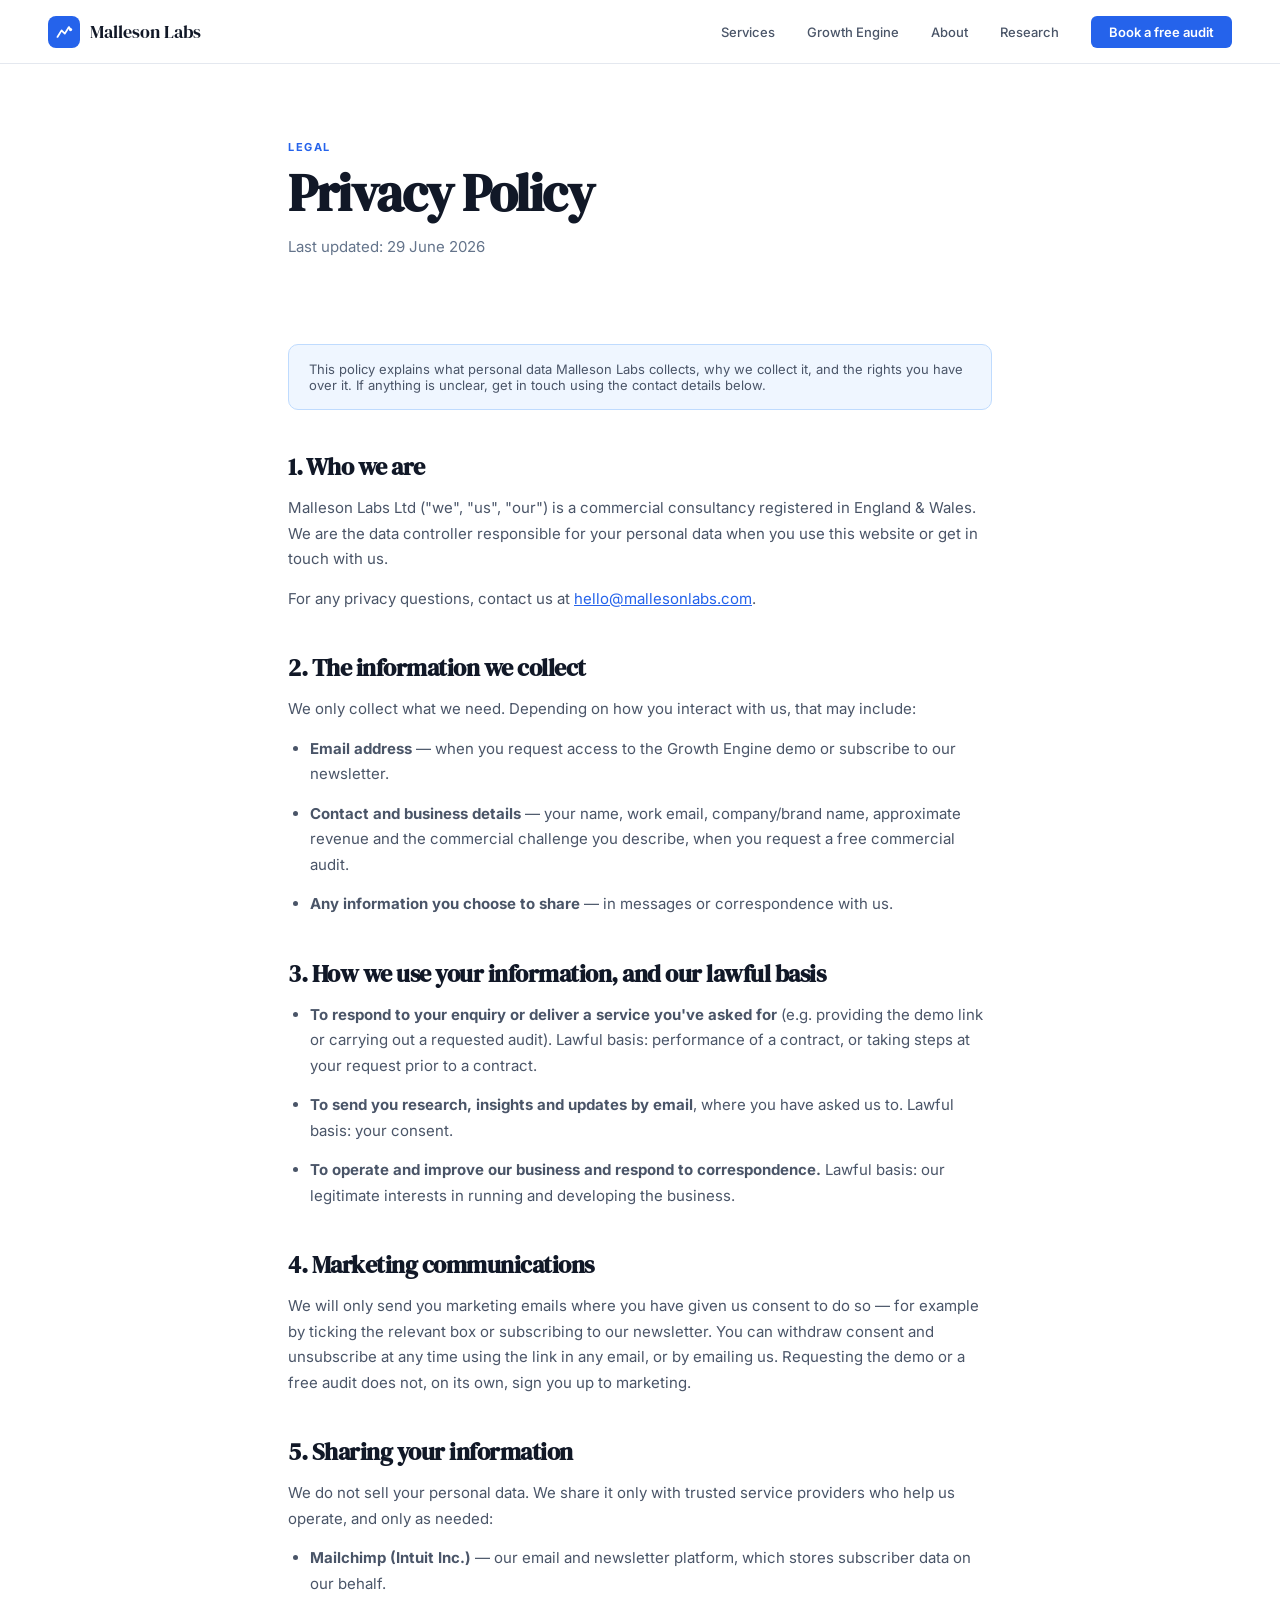
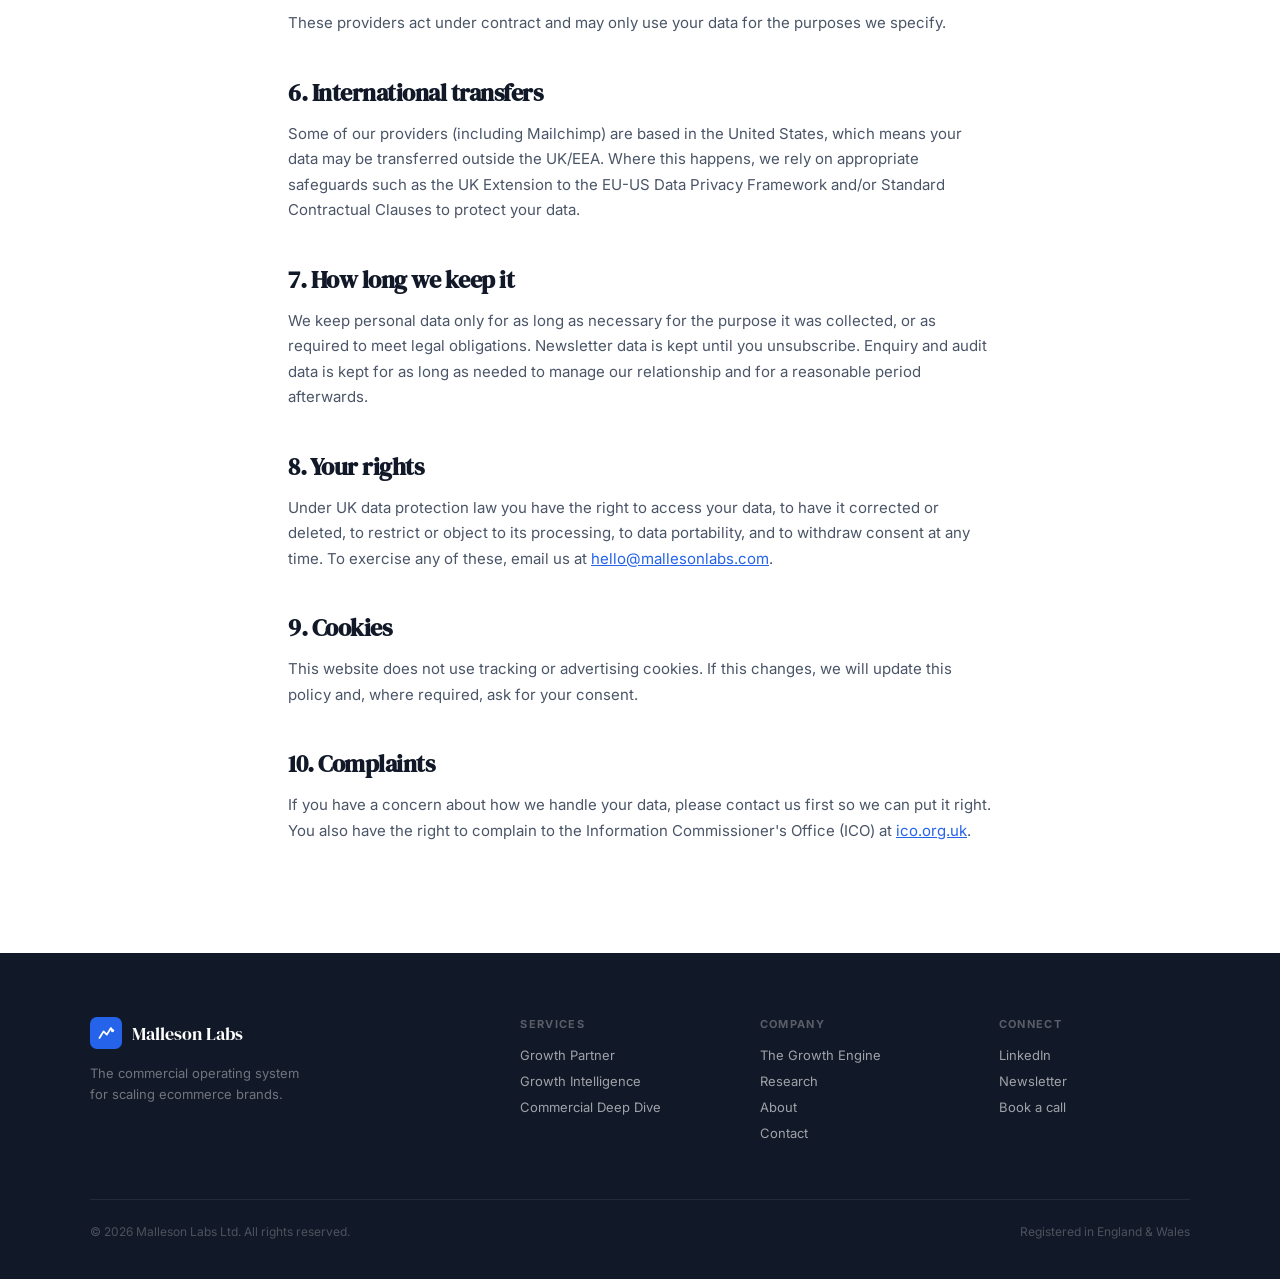
<file: privacy.html>
<!DOCTYPE html>
<html lang="en">
<head>
<meta charset="UTF-8">
<meta name="viewport" content="width=device-width, initial-scale=1.0">
<title>Privacy Policy — Malleson Labs</title>
<link rel="stylesheet" href="shared.css">
<style>
  .legal-hero { padding: 140px 48px 40px; max-width: 800px; margin: 0 auto; }
  .legal-hero h1 {
    font-family: 'DM Serif Display', serif;
    font-size: clamp(36px, 5vw, 52px);
    letter-spacing: -1.5px; line-height: 1.1;
    color: var(--slate-900); margin-bottom: 16px;
  }
  .legal-hero p { font-size: 15px; color: var(--slate-500); }
  .legal-body { max-width: 800px; margin: 0 auto; padding: 24px 48px 96px; }
  .legal-body h2 {
    font-family: 'DM Serif Display', serif;
    font-size: 24px; color: var(--slate-900);
    letter-spacing: -0.5px; margin: 40px 0 12px;
  }
  .legal-body h3 { font-size: 15px; font-weight: 600; color: var(--slate-900); margin: 24px 0 8px; }
  .legal-body p, .legal-body li { font-size: 15px; line-height: 1.7; color: var(--slate-600); margin-bottom: 14px; }
  .legal-body ul { padding-left: 22px; margin-bottom: 14px; }
  .legal-body a { color: var(--electric); }
  .legal-note {
    background: var(--electric-light); border: 1px solid var(--electric-mid);
    border-radius: 10px; padding: 16px 20px; font-size: 13px; color: var(--slate-600); margin: 24px 0;
  }
  @media (max-width: 768px) {
    .legal-hero { padding: 100px 20px 32px; }
    .legal-body { padding: 16px 20px 64px; }
  }
</style>
</head>
<body>

<!-- NAV -->
<nav>
  <a href="index.html" class="nav-logo">
    <div class="nav-icon">
      <svg viewBox="0 0 22 22" fill="none">
        <path d="M3 17L8 9L12 13L17 5L19 8" stroke="white" stroke-width="2.2" stroke-linecap="round" stroke-linejoin="round"/>
        <circle cx="19" cy="8" r="2" fill="white"/>
      </svg>
    </div>
    <span class="nav-name">Malleson Labs</span>
  </a>
  <div class="nav-links">
    <a href="index.html#services">Services</a>
    <a href="index.html#engine">Growth Engine</a>
    <a href="index.html#founder">About</a>
    <a href="research.html">Research</a>
    <a href="index.html#book" class="nav-cta">Book a free audit</a>
  </div>
</nav>

<div class="legal-hero">
  <div class="section-eyebrow">Legal</div>
  <h1>Privacy Policy</h1>
  <p>Last updated: 29 June 2026</p>
</div>

<div class="legal-body">
  <div class="legal-note">This policy explains what personal data Malleson Labs collects, why we collect it, and the rights you have over it. If anything is unclear, get in touch using the contact details below.</div>

  <h2>1. Who we are</h2>
  <p>Malleson Labs Ltd ("we", "us", "our") is a commercial consultancy registered in England &amp; Wales. We are the data controller responsible for your personal data when you use this website or get in touch with us.</p>
  <p>For any privacy questions, contact us at <a href="mailto:hello@mallesonlabs.com">hello@mallesonlabs.com</a>.</p>

  <h2>2. The information we collect</h2>
  <p>We only collect what we need. Depending on how you interact with us, that may include:</p>
  <ul>
    <li><strong>Email address</strong> — when you request access to the Growth Engine demo or subscribe to our newsletter.</li>
    <li><strong>Contact and business details</strong> — your name, work email, company/brand name, approximate revenue and the commercial challenge you describe, when you request a free commercial audit.</li>
    <li><strong>Any information you choose to share</strong> — in messages or correspondence with us.</li>
  </ul>

  <h2>3. How we use your information, and our lawful basis</h2>
  <ul>
    <li><strong>To respond to your enquiry or deliver a service you've asked for</strong> (e.g. providing the demo link or carrying out a requested audit). Lawful basis: performance of a contract, or taking steps at your request prior to a contract.</li>
    <li><strong>To send you research, insights and updates by email</strong>, where you have asked us to. Lawful basis: your consent.</li>
    <li><strong>To operate and improve our business and respond to correspondence.</strong> Lawful basis: our legitimate interests in running and developing the business.</li>
  </ul>

  <h2>4. Marketing communications</h2>
  <p>We will only send you marketing emails where you have given us consent to do so — for example by ticking the relevant box or subscribing to our newsletter. You can withdraw consent and unsubscribe at any time using the link in any email, or by emailing us. Requesting the demo or a free audit does not, on its own, sign you up to marketing.</p>

  <h2>5. Sharing your information</h2>
  <p>We do not sell your personal data. We share it only with trusted service providers who help us operate, and only as needed:</p>
  <ul>
    <li><strong>Mailchimp (Intuit Inc.)</strong> — our email and newsletter platform, which stores subscriber data on our behalf.</li>
  </ul>
  <p>These providers act under contract and may only use your data for the purposes we specify.</p>

  <h2>6. International transfers</h2>
  <p>Some of our providers (including Mailchimp) are based in the United States, which means your data may be transferred outside the UK/EEA. Where this happens, we rely on appropriate safeguards such as the UK Extension to the EU-US Data Privacy Framework and/or Standard Contractual Clauses to protect your data.</p>

  <h2>7. How long we keep it</h2>
  <p>We keep personal data only for as long as necessary for the purpose it was collected, or as required to meet legal obligations. Newsletter data is kept until you unsubscribe. Enquiry and audit data is kept for as long as needed to manage our relationship and for a reasonable period afterwards.</p>

  <h2>8. Your rights</h2>
  <p>Under UK data protection law you have the right to access your data, to have it corrected or deleted, to restrict or object to its processing, to data portability, and to withdraw consent at any time. To exercise any of these, email us at <a href="mailto:hello@mallesonlabs.com">hello@mallesonlabs.com</a>.</p>

  <h2>9. Cookies</h2>
  <p>This website does not use tracking or advertising cookies. If this changes, we will update this policy and, where required, ask for your consent.</p>

  <h2>10. Complaints</h2>
  <p>If you have a concern about how we handle your data, please contact us first so we can put it right. You also have the right to complain to the Information Commissioner's Office (ICO) at <a href="https://ico.org.uk" target="_blank" rel="noopener">ico.org.uk</a>.</p>
</div>

<!-- FOOTER -->
<footer>
  <div class="footer-grid">
    <div>
      <div class="footer-logo">
        <div class="footer-logo-icon">
          <svg width="18" height="18" viewBox="0 0 22 22" fill="none">
            <path d="M3 17L8 9L12 13L17 5L19 8" stroke="white" stroke-width="2.2" stroke-linecap="round" stroke-linejoin="round"/>
            <circle cx="19" cy="8" r="2" fill="white"/>
          </svg>
        </div>
        <span class="footer-logo-text">Malleson Labs</span>
      </div>
      <div class="footer-tagline">The commercial operating system for scaling ecommerce brands.</div>
    </div>
    <div class="footer-col">
      <h4>Services</h4>
      <a href="index.html#services">Growth Partner</a>
      <a href="index.html#services">Growth Intelligence</a>
      <a href="index.html#services">Commercial Deep Dive</a>
    </div>
    <div class="footer-col">
      <h4>Company</h4>
      <a href="index.html#engine">The Growth Engine</a>
      <a href="research.html">Research</a>
      <a href="index.html#founder">About</a>
      <a href="index.html#book">Contact</a>
    </div>
    <div class="footer-col">
      <h4>Connect</h4>
      <a href="#">LinkedIn</a>
      <a href="index.html#newsletter">Newsletter</a>
      <a href="index.html#book">Book a call</a>
    </div>
  </div>
  <div class="footer-bottom">
    <p>© 2026 Malleson Labs Ltd. All rights reserved.</p>
    <p>Registered in England &amp; Wales</p>
  </div>
</footer>

</body>
</html>
</file>
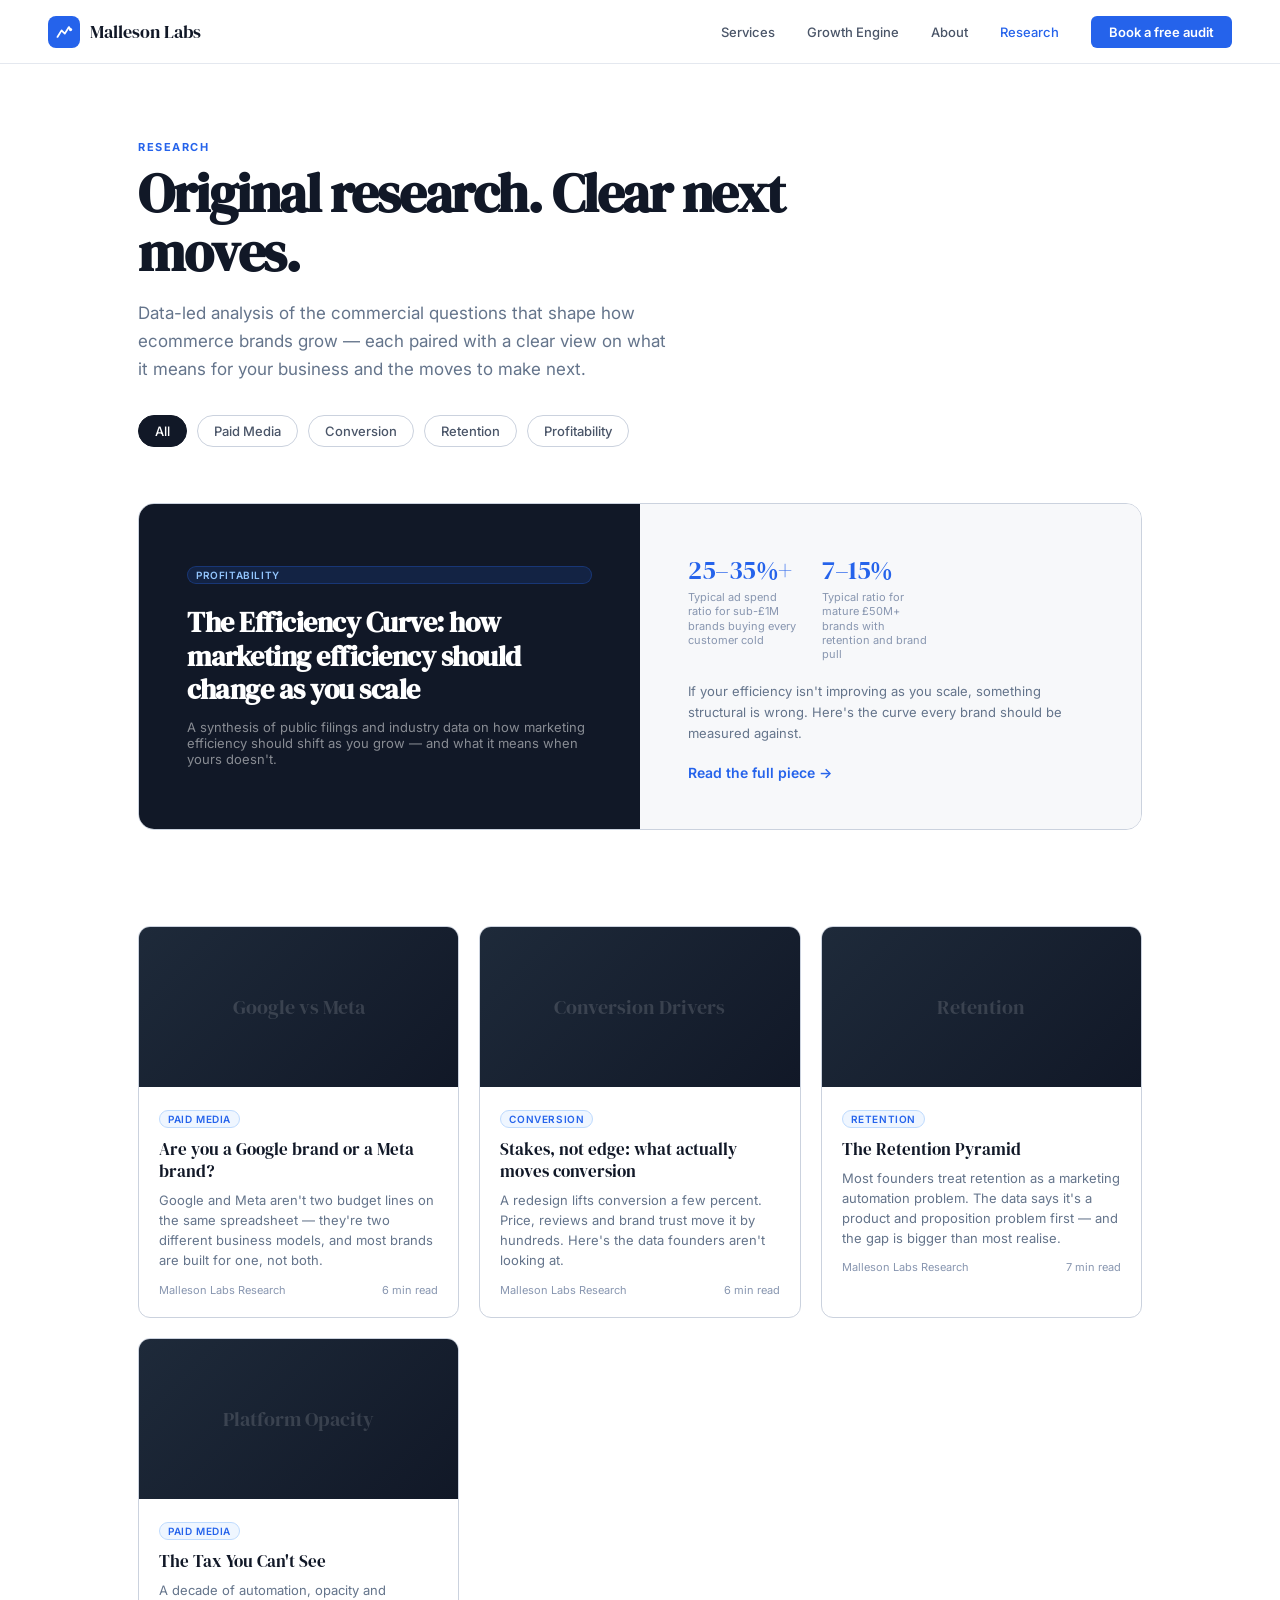
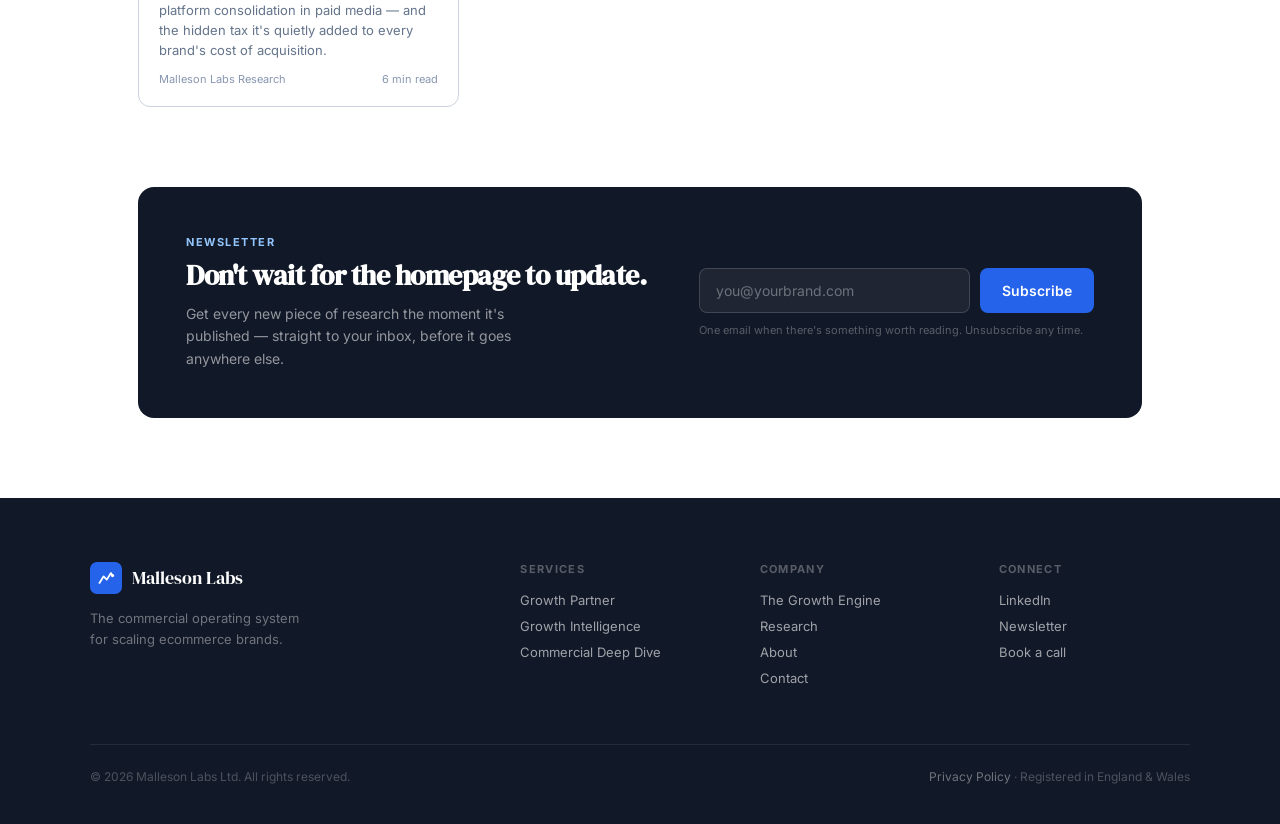
<file: research.html>
<!DOCTYPE html>
<html lang="en">
<head>
<meta charset="UTF-8">
<meta name="viewport" content="width=device-width, initial-scale=1.0">
<title>Research — Malleson Labs</title>
<link rel="stylesheet" href="shared.css">
<style>
  .page-hero { padding: 140px 48px 56px; max-width: 1100px; margin: 0 auto; }

  .page-hero h1 {
    font-family: 'DM Serif Display', serif;
    font-size: clamp(36px, 5vw, 54px);
    letter-spacing: -1.5px; line-height: 1.1;
    color: var(--slate-900); margin-bottom: 16px;
    max-width: 700px;
  }

  .page-hero p { font-size: 17px; color: var(--slate-500); line-height: 1.65; max-width: 540px; }

  .filter-row {
    display: flex; gap: 10px; margin-top: 32px; flex-wrap: wrap;
  }

  .filter-chip {
    padding: 7px 16px; border-radius: 100px;
    border: 1.5px solid var(--slate-200);
    font-size: 13px; font-weight: 500; color: var(--slate-600);
    cursor: pointer; transition: all 0.15s;
  }

  .filter-chip.active { background: var(--slate-900); color: var(--white); border-color: var(--slate-900); }
  .filter-chip:hover:not(.active) { border-color: var(--electric); color: var(--electric); }

  .articles-grid {
    display: grid; grid-template-columns: repeat(3, 1fr); gap: 20px;
    max-width: 1100px; margin: 48px auto 0; padding: 0 48px;
  }

  .article-card {
    border: 1px solid var(--slate-200); border-radius: 12px; overflow: hidden;
    transition: border-color 0.2s; text-decoration: none; display: block;
  }

  .article-card:hover { border-color: var(--electric); }

  .article-img {
    height: 160px;
    background: linear-gradient(135deg, var(--slate-800) 0%, var(--slate-900) 100%);
    display: flex; align-items: center; justify-content: center; padding: 24px;
  }

  .article-img-label { font-family: 'DM Serif Display', serif; font-size: 20px; color: rgba(255,255,255,0.15); text-align: center; line-height: 1.2; }

  .article-body { padding: 20px; }

  .article-tag {
    display: inline-block; background: var(--electric-light); border: 1px solid var(--electric-mid); color: var(--electric);
    padding: 2px 8px; border-radius: 100px; font-size: 10px; font-weight: 600; text-transform: uppercase; letter-spacing: 0.06em; margin-bottom: 10px;
  }

  .article-title { font-family: 'DM Serif Display', serif; font-size: 17px; color: var(--slate-900); line-height: 1.3; margin-bottom: 8px; }

  .article-excerpt { font-size: 13px; color: var(--slate-500); line-height: 1.55; margin-bottom: 12px; }

  .article-meta { font-size: 11px; color: var(--slate-400); display: flex; justify-content: space-between; align-items: center; }

  .featured-article {
    max-width: 1100px; margin: 0 auto; padding: 0 48px 48px;
  }

  .featured-card {
    display: grid; grid-template-columns: 1fr 1fr; gap: 0;
    border: 1px solid var(--slate-200); border-radius: 16px; overflow: hidden;
    text-decoration: none;
  }

  .featured-visual {
    background: var(--slate-900); padding: 48px; display: flex; flex-direction: column; justify-content: center;
  }

  .featured-visual .article-tag { background: rgba(37,99,235,0.15); border-color: rgba(37,99,235,0.3); color: #93C5FD; }

  .featured-visual h2 {
    font-family: 'DM Serif Display', serif; font-size: 28px; color: var(--white);
    line-height: 1.2; letter-spacing: -0.5px; margin: 12px 0;
  }

  .featured-visual p { font-size: 13px; color: rgba(255,255,255,0.5); }

  .featured-content { background: var(--off-white); padding: 48px; display: flex; flex-direction: column; justify-content: center; }

  .featured-content .stat-line { display: flex; gap: 24px; margin-bottom: 20px; }

  .featured-content .stat-block .snum { font-family: 'DM Serif Display', serif; font-size: 26px; color: var(--electric); letter-spacing: -0.5px; }
  .featured-content .stat-block .slabel { font-size: 11px; color: var(--slate-400); margin-top: 2px; max-width: 110px; line-height: 1.3; }

  .featured-content .read-link { color: var(--electric); font-size: 14px; font-weight: 600; }

  /* Newsletter mid-page */
  .newsletter-wrap { max-width: 1100px; margin: 80px auto; padding: 0 48px; }

  @media (max-width: 768px) {
    .page-hero { padding: 100px 20px 40px; }
    .articles-grid { grid-template-columns: 1fr; padding: 0 20px; }
    .featured-article { padding: 0 20px 32px; }
    .featured-card { grid-template-columns: 1fr; }
    .newsletter-wrap { padding: 0 20px; margin: 56px auto; }
  }
</style>
</head>
<body>

<!-- NAV -->
<nav>
  <a href="index.html" class="nav-logo">
    <div class="nav-icon">
      <svg viewBox="0 0 22 22" fill="none">
        <path d="M3 17L8 9L12 13L17 5L19 8" stroke="white" stroke-width="2.2" stroke-linecap="round" stroke-linejoin="round"/>
        <circle cx="19" cy="8" r="2" fill="white"/>
      </svg>
    </div>
    <span class="nav-name">Malleson Labs</span>
  </a>
  <div class="nav-links">
    <a href="index.html#services">Services</a>
    <a href="index.html#engine">Growth Engine</a>
    <a href="index.html#founder">About</a>
    <a href="research.html" class="active">Research</a>
    <a href="index.html#book" class="nav-cta">Book a free audit</a>
  </div>
</nav>

<div class="page-hero">
  <div class="section-eyebrow">Research</div>
  <h1>Original research. Clear next moves.</h1>
  <p>Data-led analysis of the commercial questions that shape how ecommerce brands grow — each paired with a clear view on what it means for your business and the moves to make next.</p>
  <div class="filter-row">
    <div class="filter-chip active">All</div>
    <div class="filter-chip">Paid Media</div>
    <div class="filter-chip">Conversion</div>
    <div class="filter-chip">Retention</div>
    <div class="filter-chip">Profitability</div>
  </div>
</div>

<!-- Featured article -->
<div class="featured-article">
  <a href="research/efficiency-curve.html" class="featured-card">
    <div class="featured-visual">
      <div class="article-tag">Profitability</div>
      <h2>The Efficiency Curve: how marketing efficiency should change as you scale</h2>
      <p>A synthesis of public filings and industry data on how marketing efficiency should shift as you grow — and what it means when yours doesn't.</p>
    </div>
    <div class="featured-content">
      <div class="stat-line">
        <div class="stat-block">
          <div class="snum">25–35%+</div>
          <div class="slabel">Typical ad spend ratio for sub-£1M brands buying every customer cold</div>
        </div>
        <div class="stat-block">
          <div class="snum">7–15%</div>
          <div class="slabel">Typical ratio for mature £50M+ brands with retention and brand pull</div>
        </div>
      </div>
      <p style="font-size:13px;color:var(--slate-500);line-height:1.6;margin-bottom:20px;">If your efficiency isn't improving as you scale, something structural is wrong. Here's the curve every brand should be measured against.</p>
      <span class="read-link">Read the full piece →</span>
    </div>
  </a>
</div>

<!-- Article grid -->
<div class="articles-grid">
  <a href="research/google-brand-or-meta.html" class="article-card">
    <div class="article-img"><div class="article-img-label">Google vs Meta</div></div>
    <div class="article-body">
      <div class="article-tag">Paid Media</div>
      <div class="article-title">Are you a Google brand or a Meta brand?</div>
      <div class="article-excerpt">Google and Meta aren't two budget lines on the same spreadsheet — they're two different business models, and most brands are built for one, not both.</div>
      <div class="article-meta"><span>Malleson Labs Research</span><span>6 min read</span></div>
    </div>
  </a>
  <a href="research/stakes-or-edge.html" class="article-card">
    <div class="article-img"><div class="article-img-label">Conversion Drivers</div></div>
    <div class="article-body">
      <div class="article-tag">Conversion</div>
      <div class="article-title">Stakes, not edge: what actually moves conversion</div>
      <div class="article-excerpt">A redesign lifts conversion a few percent. Price, reviews and brand trust move it by hundreds. Here's the data founders aren't looking at.</div>
      <div class="article-meta"><span>Malleson Labs Research</span><span>6 min read</span></div>
    </div>
  </a>
  <a href="research/retention-pyramid.html" class="article-card">
    <div class="article-img"><div class="article-img-label">Retention</div></div>
    <div class="article-body">
      <div class="article-tag">Retention</div>
      <div class="article-title">The Retention Pyramid</div>
      <div class="article-excerpt">Most founders treat retention as a marketing automation problem. The data says it's a product and proposition problem first — and the gap is bigger than most realise.</div>
      <div class="article-meta"><span>Malleson Labs Research</span><span>7 min read</span></div>
    </div>
  </a>
  <a href="research/black-box-bidding.html" class="article-card">
    <div class="article-img"><div class="article-img-label">Platform Opacity</div></div>
    <div class="article-body">
      <div class="article-tag">Paid Media</div>
      <div class="article-title">The Tax You Can't See</div>
      <div class="article-excerpt">A decade of automation, opacity and platform consolidation in paid media — and the hidden tax it's quietly added to every brand's cost of acquisition.</div>
      <div class="article-meta"><span>Malleson Labs Research</span><span>6 min read</span></div>
    </div>
  </a>
</div>

<!-- Newsletter -->
<div class="newsletter-wrap">
  <div class="newsletter-banner">
    <div class="newsletter-content">
      <div class="section-eyebrow">Newsletter</div>
      <h3>Don't wait for the homepage to update.</h3>
      <p>Get every new piece of research the moment it's published — straight to your inbox, before it goes anywhere else.</p>
    </div>
    <div class="newsletter-form">
      <div class="newsletter-input-row">
        <input class="newsletter-input" type="email" placeholder="you@yourbrand.com">
        <button class="newsletter-submit">Subscribe</button>
      </div>
      <div class="newsletter-microcopy">One email when there's something worth reading. Unsubscribe any time.</div>
    </div>
  </div>
</div>

<!-- FOOTER -->
<footer>
  <div class="footer-grid">
    <div>
      <div class="footer-logo">
        <div class="footer-logo-icon">
          <svg width="18" height="18" viewBox="0 0 22 22" fill="none">
            <path d="M3 17L8 9L12 13L17 5L19 8" stroke="white" stroke-width="2.2" stroke-linecap="round" stroke-linejoin="round"/>
            <circle cx="19" cy="8" r="2" fill="white"/>
          </svg>
        </div>
        <span class="footer-logo-text">Malleson Labs</span>
      </div>
      <div class="footer-tagline">The commercial operating system for scaling ecommerce brands.</div>
    </div>
    <div class="footer-col">
      <h4>Services</h4>
      <a href="index.html#services">Growth Partner</a>
      <a href="index.html#services">Growth Intelligence</a>
      <a href="index.html#services">Commercial Deep Dive</a>
    </div>
    <div class="footer-col">
      <h4>Company</h4>
      <a href="index.html#engine">The Growth Engine</a>
      <a href="research.html">Research</a>
      <a href="index.html#founder">About</a>
      <a href="index.html#book">Contact</a>
    </div>
    <div class="footer-col">
      <h4>Connect</h4>
      <a href="#">LinkedIn</a>
      <a href="index.html#newsletter">Newsletter</a>
      <a href="index.html#book">Book a call</a>
    </div>
  </div>
  <div class="footer-bottom">
    <p>© 2026 Malleson Labs Ltd. All rights reserved.</p>
    <p><a href="privacy.html" style="color:rgba(255,255,255,0.4);text-decoration:none;">Privacy Policy</a> · Registered in England & Wales</p>
  </div>
</footer>

<div class="sticky-cta">
  <div class="sticky-cta-inner">
    <span class="sticky-cta-text">Free audit available</span>
    <a href="index.html#book" class="btn-primary">Book now</a>
  </div>
</div>

</body>
</html>
</file>
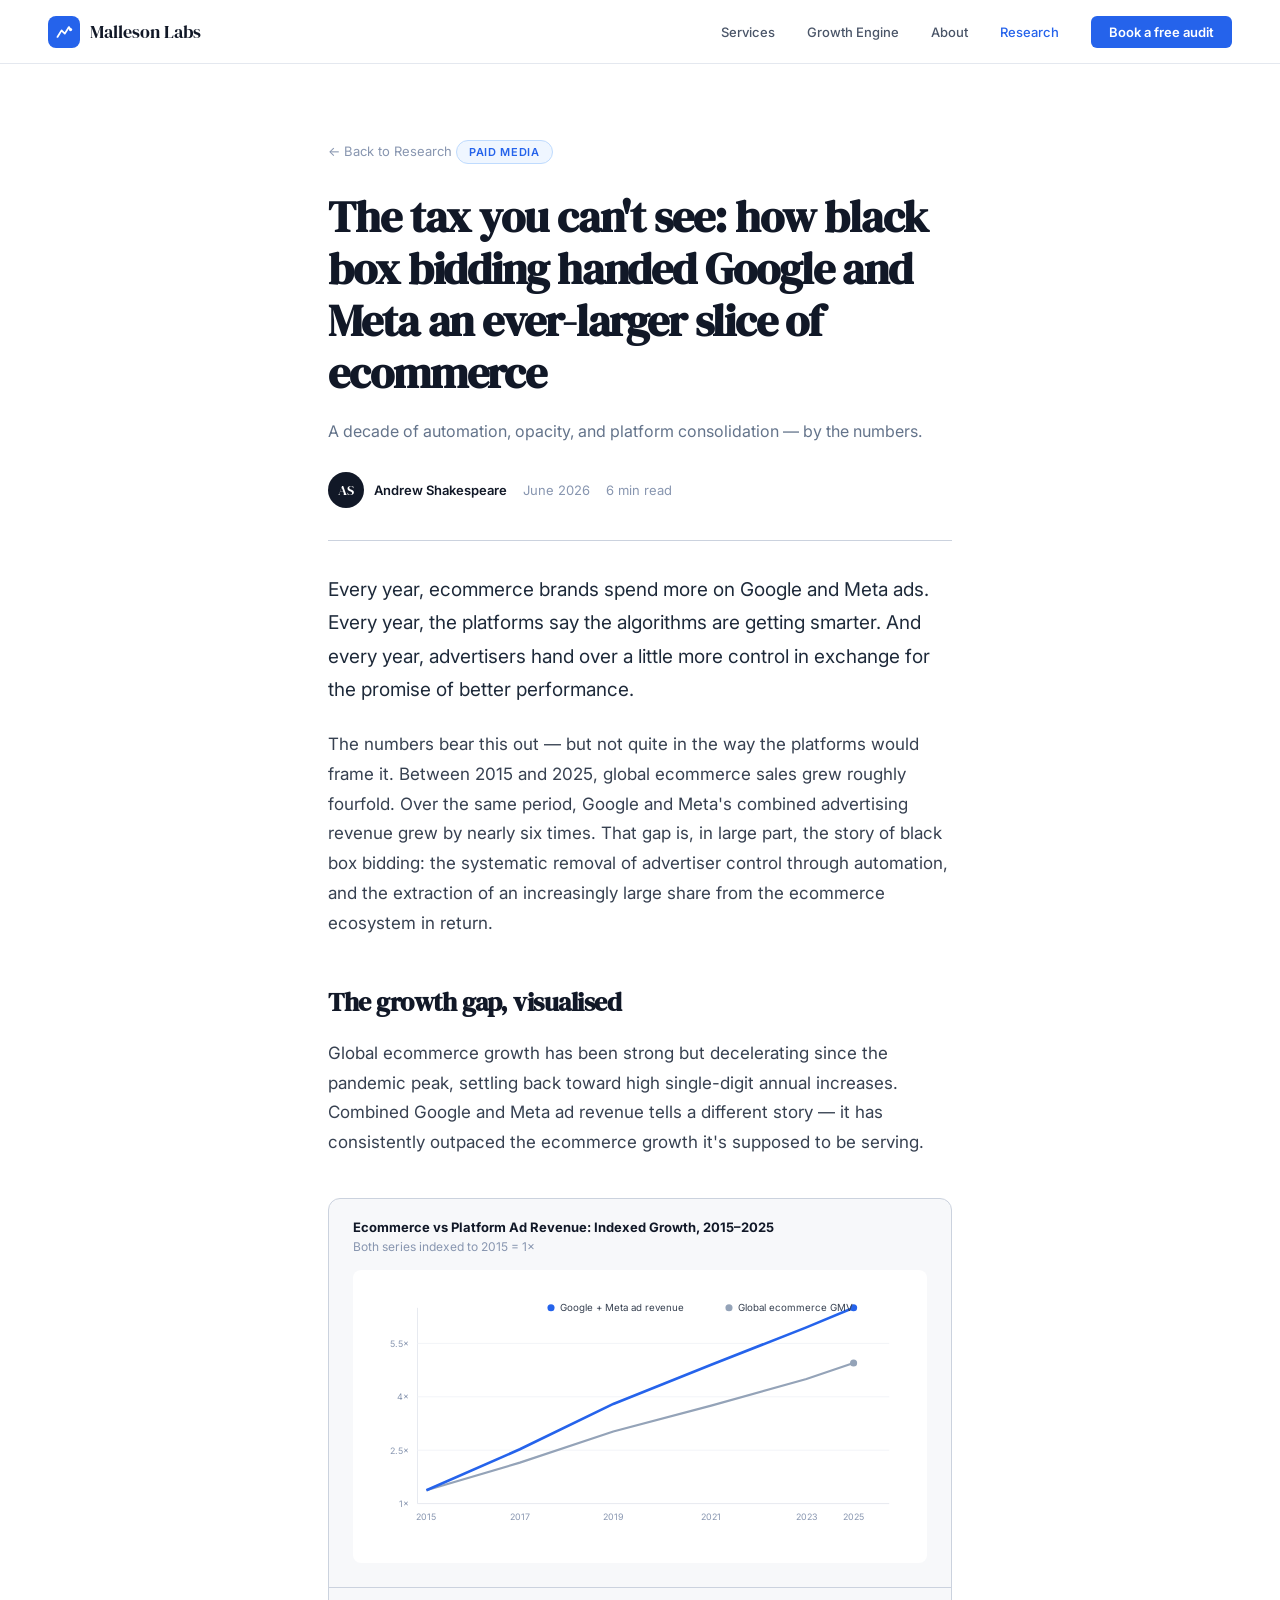
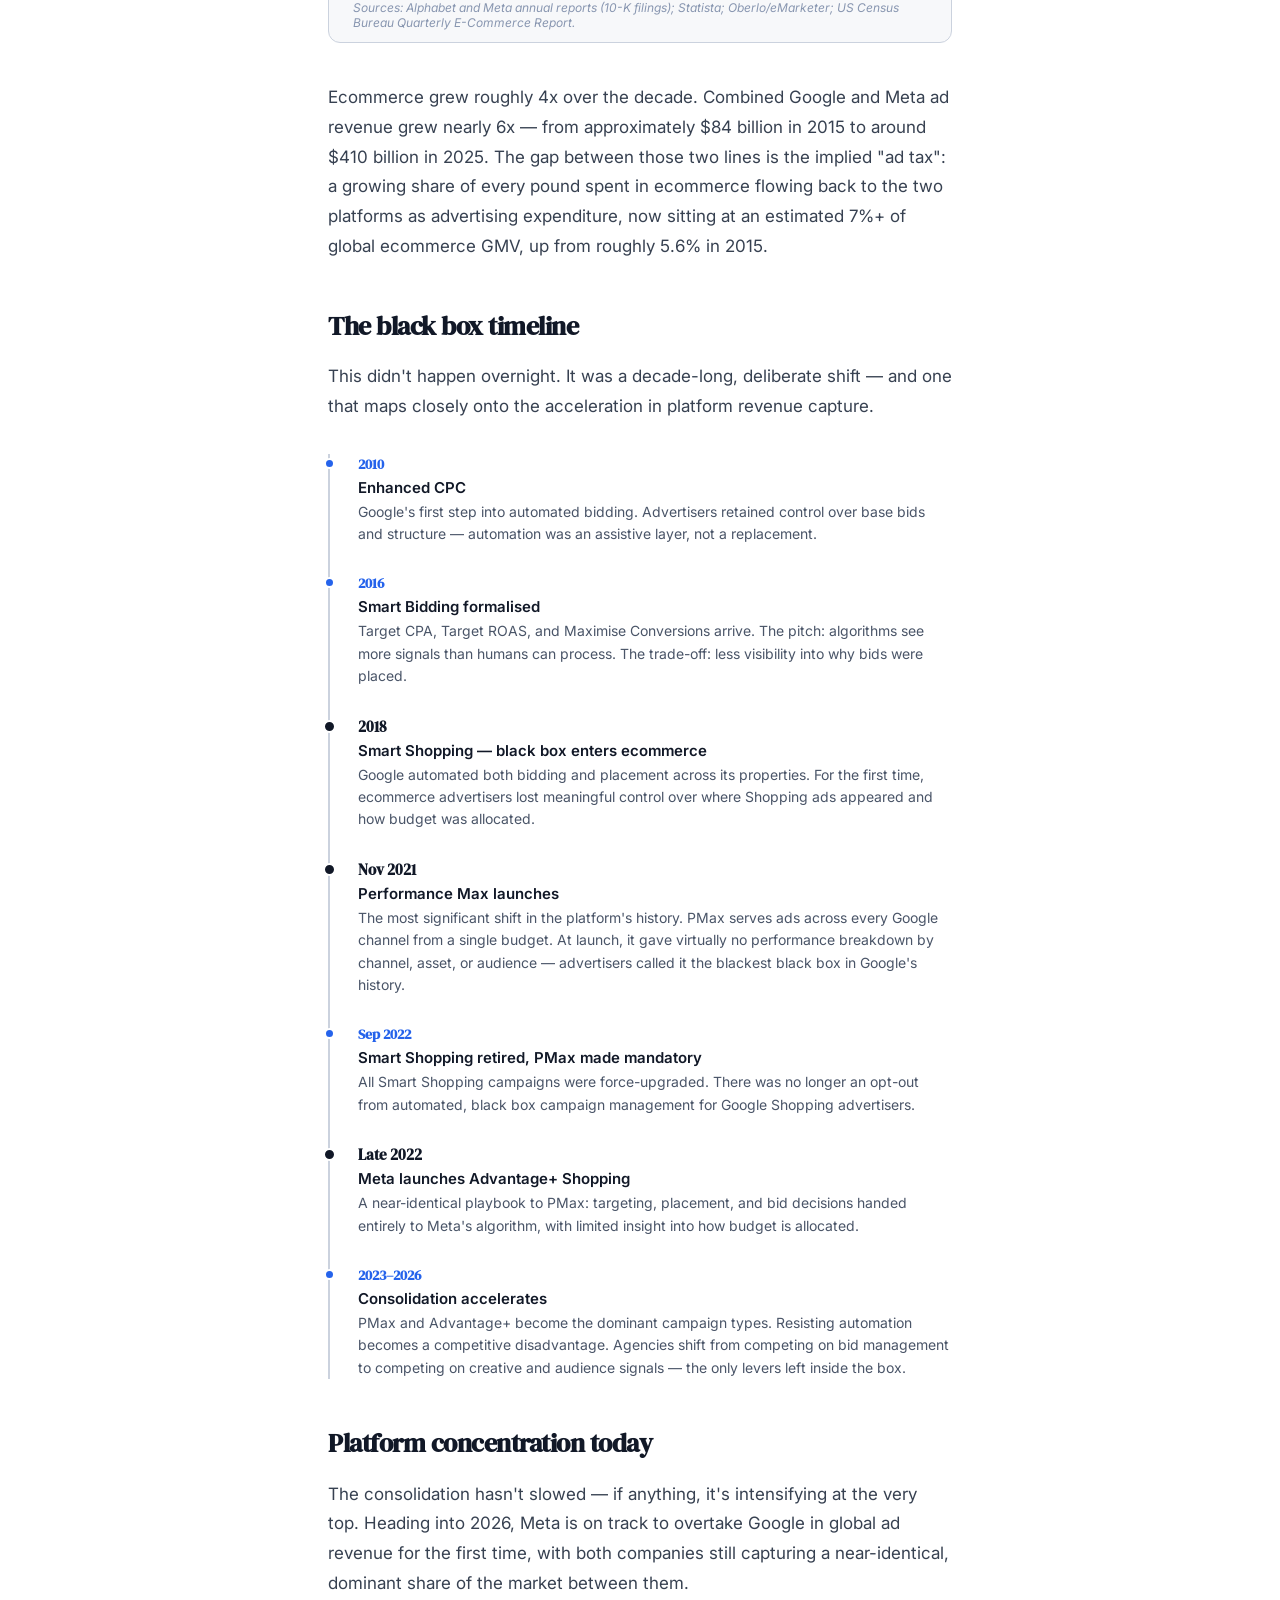
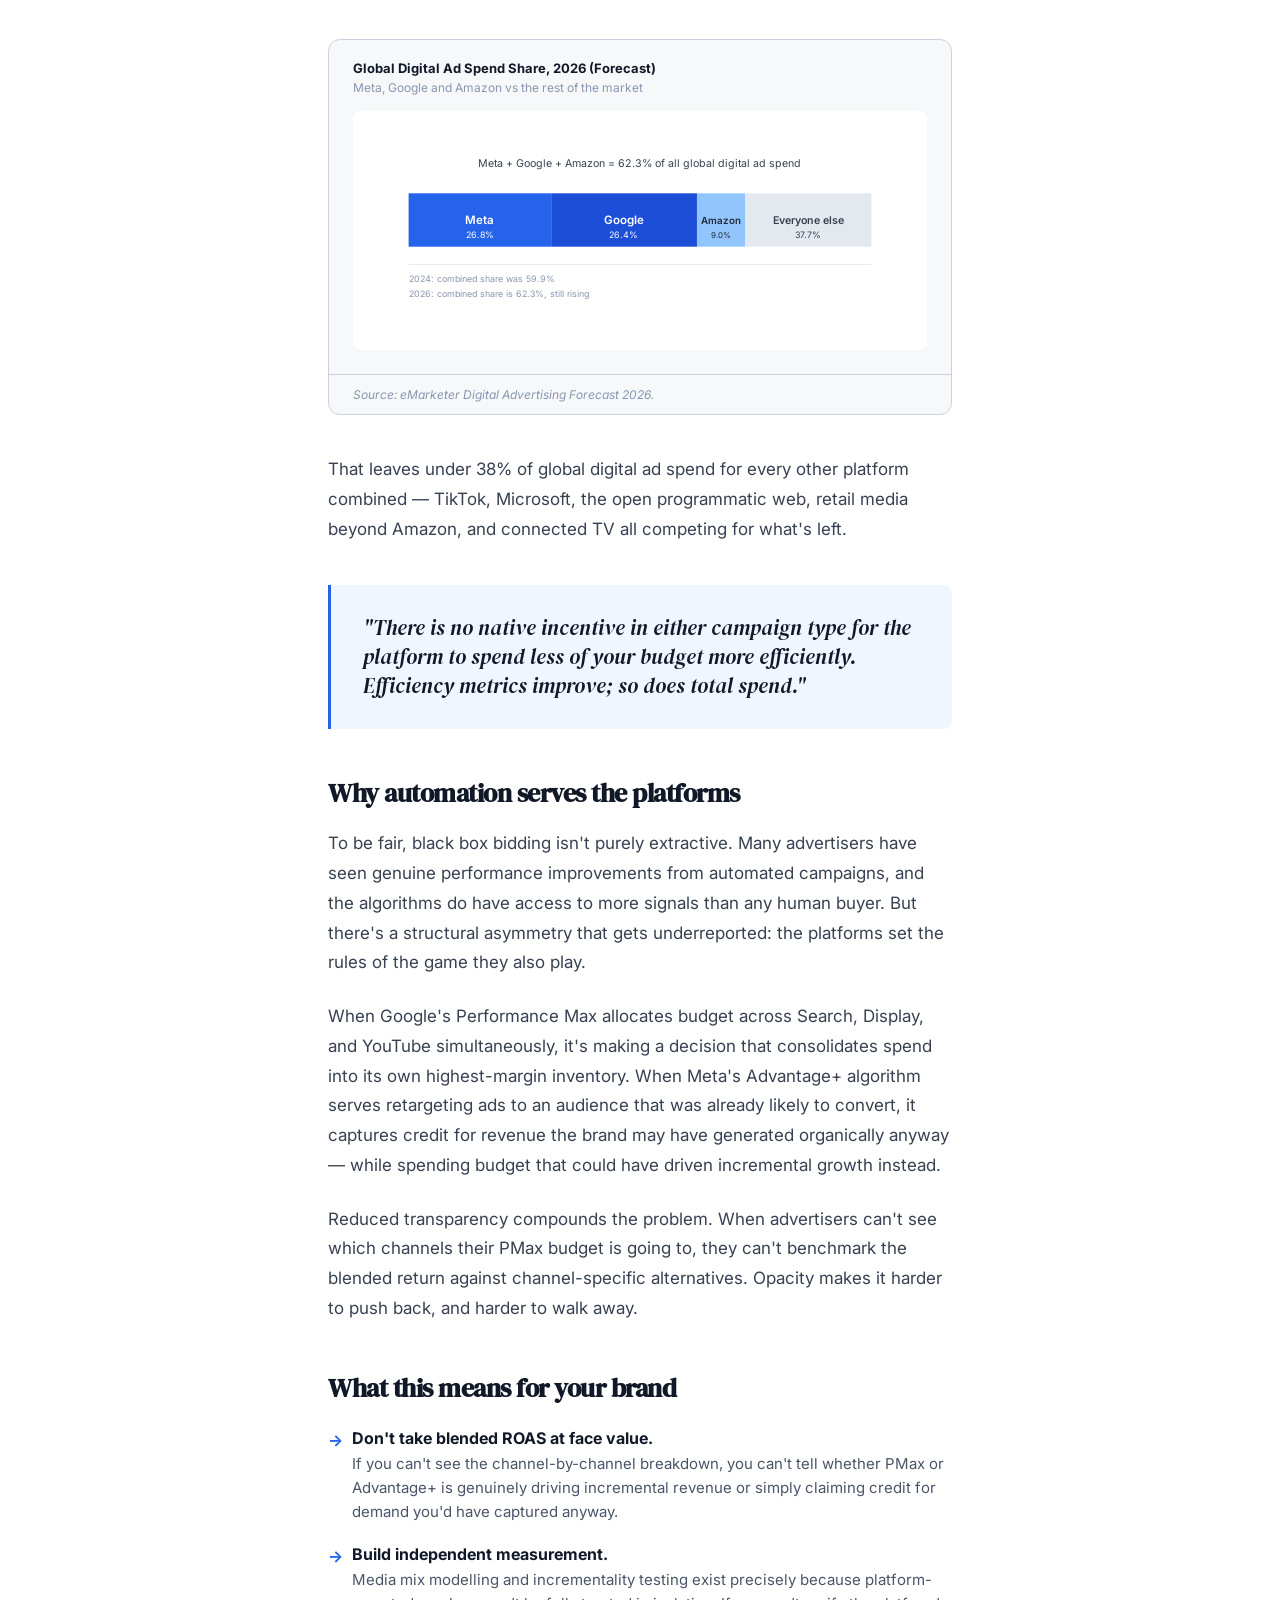
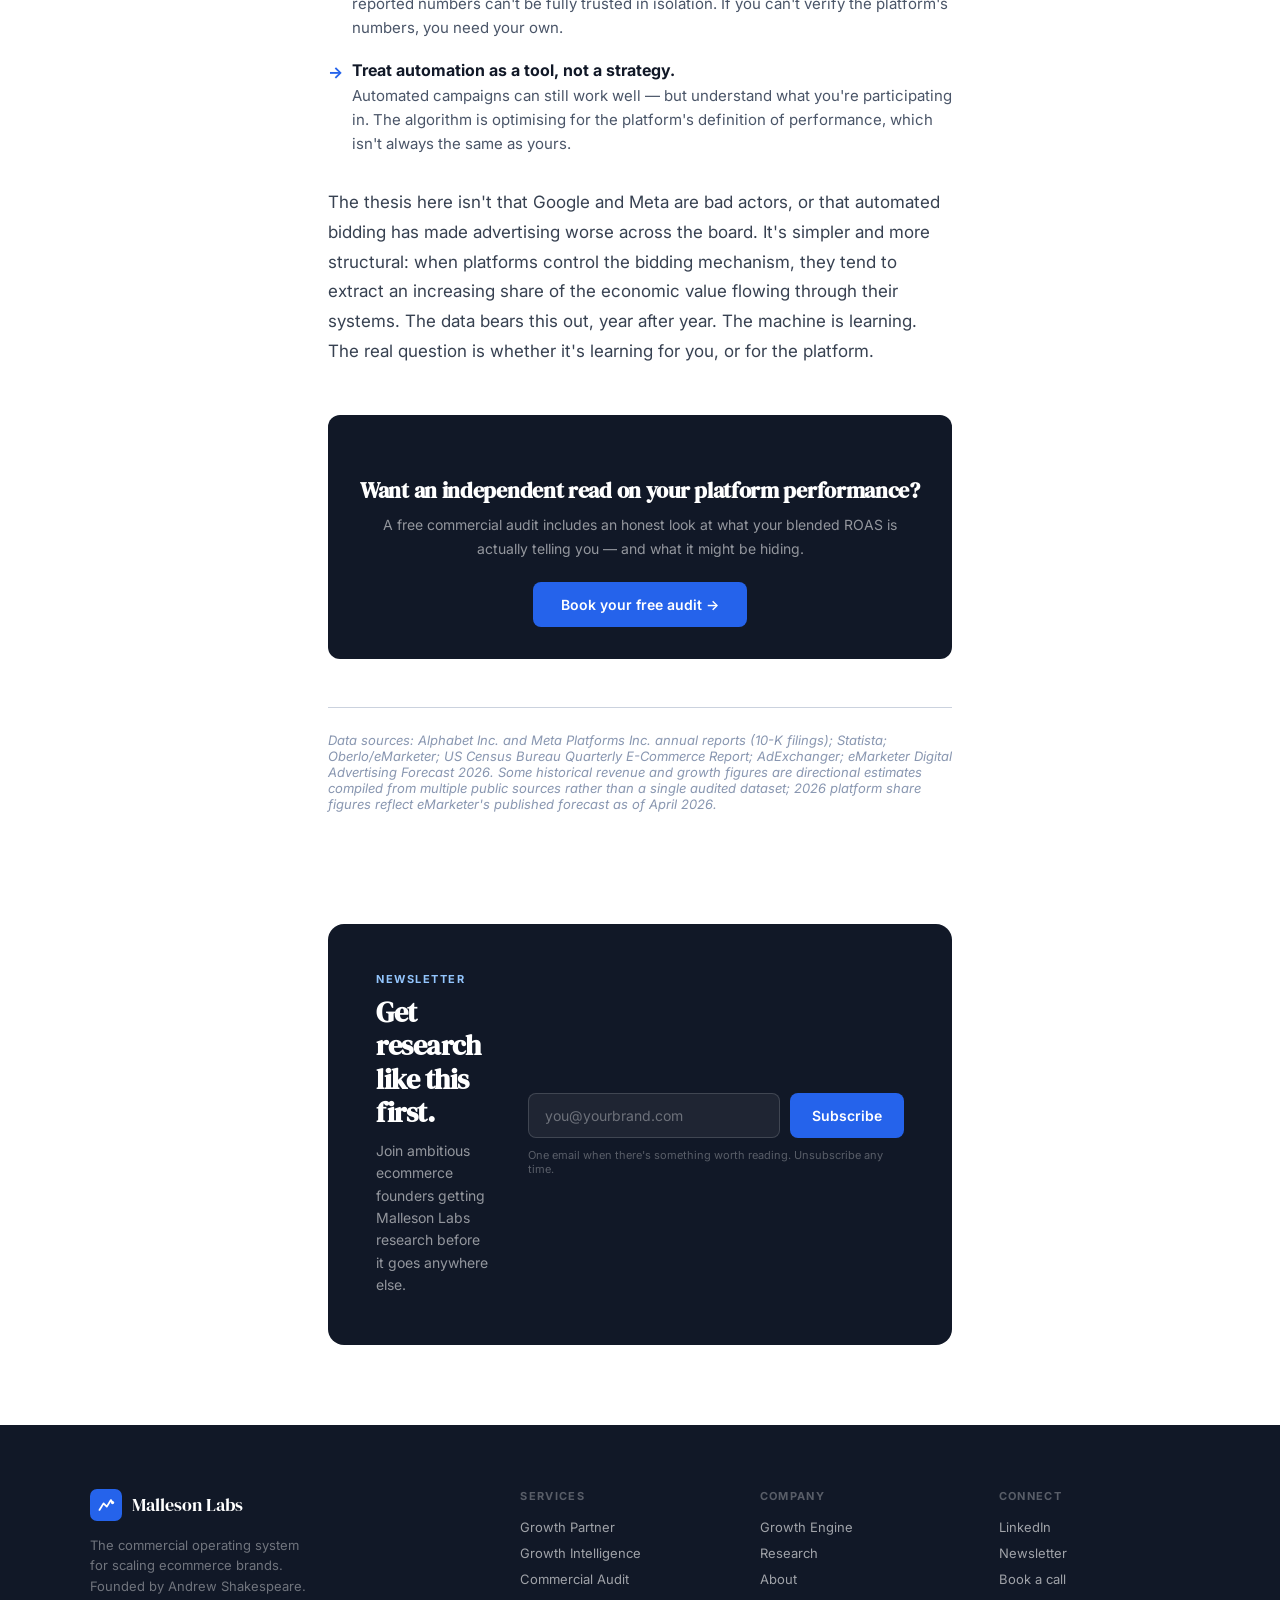
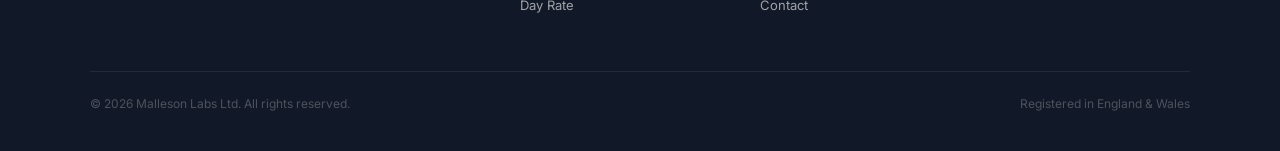
<file: research/black-box-bidding.html>
<!DOCTYPE html>
<html lang="en">
<head>
<meta charset="UTF-8">
<meta name="viewport" content="width=device-width, initial-scale=1.0">
<title>The Tax You Can't See — Malleson Labs Research</title>
<link rel="stylesheet" href="../shared.css">
<style>
  .article-header { padding: 140px 48px 0; max-width: 720px; margin: 0 auto; }

  .back-link {
    display: inline-flex; align-items: center; gap: 6px;
    font-size: 13px; color: var(--slate-400); text-decoration: none; margin-bottom: 32px;
  }
  .back-link:hover { color: var(--electric); }

  .article-tag-hero {
    display: inline-block; background: var(--electric-light); border: 1px solid var(--electric-mid); color: var(--electric);
    padding: 4px 12px; border-radius: 100px; font-size: 11px; font-weight: 600; text-transform: uppercase; letter-spacing: 0.06em; margin-bottom: 20px;
  }

  .article-header h1 {
    font-family: 'DM Serif Display', serif;
    font-size: clamp(30px, 4.2vw, 44px);
    letter-spacing: -1.1px; line-height: 1.18;
    color: var(--slate-900); margin-bottom: 20px;
  }

  .article-header .subhead {
    font-size: 16px; color: var(--slate-500); line-height: 1.6; margin-bottom: 28px;
  }

  .article-meta-row {
    display: flex; align-items: center; gap: 16px;
    padding-bottom: 32px; margin-bottom: 32px;
    border-bottom: 1px solid var(--slate-200);
  }

  .author-chip { display: flex; align-items: center; gap: 10px; }

  .author-avatar {
    width: 36px; height: 36px; border-radius: 50%; background: var(--slate-900);
    display: flex; align-items: center; justify-content: center;
    font-family: 'DM Serif Display', serif; font-size: 14px; color: var(--white);
  }

  .author-name { font-size: 13px; font-weight: 600; color: var(--slate-900); }
  .article-date { font-size: 13px; color: var(--slate-400); }
  .read-time { font-size: 13px; color: var(--slate-400); }

  .article-body-content { max-width: 720px; margin: 0 auto; padding: 0 48px 48px; }

  .article-body-content p {
    font-size: 17px; line-height: 1.75; color: var(--slate-700); margin-bottom: 24px;
  }

  .article-body-content p.lede { font-size: 19px; color: var(--slate-800); }

  .article-body-content h2 {
    font-family: 'DM Serif Display', serif;
    font-size: 26px; color: var(--slate-900);
    letter-spacing: -0.5px; margin: 48px 0 20px;
    line-height: 1.25;
  }

  .article-body-content h3 {
    font-size: 15px; font-weight: 700; color: var(--slate-900);
    margin: 28px 0 10px;
  }

  /* Charts */
  .chart-block {
    margin: 40px 0;
    border: 1px solid var(--slate-200);
    border-radius: 12px;
    overflow: hidden;
    background: var(--off-white);
  }

  .chart-block-header { padding: 20px 24px 0; }
  .chart-title { font-size: 13px; font-weight: 700; color: var(--slate-900); margin-bottom: 4px; }
  .chart-subtitle { font-size: 12px; color: var(--slate-400); margin-bottom: 16px; }
  .chart-visual { padding: 0 24px 24px; }
  .chart-svg-wrap { background: var(--white); border-radius: 8px; padding: 20px; }
  .chart-caption {
    font-size: 12px; color: var(--slate-400); padding: 12px 24px;
    border-top: 1px solid var(--slate-200); font-style: italic;
  }

  .pull-quote {
    margin: 40px 0; padding: 28px 32px;
    background: var(--electric-light);
    border-left: 3px solid var(--electric);
    border-radius: 0 8px 8px 0;
  }

  .pull-quote p {
    font-family: 'DM Serif Display', serif;
    font-size: 21px; font-style: italic; color: var(--slate-900);
    line-height: 1.4; margin: 0;
  }

  /* Timeline */
  .timeline {
    margin: 32px 0;
    position: relative;
    padding-left: 28px;
    border-left: 2px solid var(--slate-200);
  }

  .timeline-item { position: relative; margin-bottom: 28px; }

  .timeline-item::before {
    content: '';
    position: absolute;
    left: -34px; top: 4px;
    width: 11px; height: 11px;
    border-radius: 50%;
    background: var(--electric);
    border: 2px solid var(--white);
  }

  .timeline-item.major::before { background: var(--slate-900); width: 13px; height: 13px; left: -35px; }

  .timeline-year {
    font-family: 'DM Serif Display', serif;
    font-size: 14px; font-weight: 700; color: var(--electric);
    margin-bottom: 4px;
  }

  .timeline-item.major .timeline-year { color: var(--slate-900); font-size: 15px; }

  .timeline-title { font-size: 15px; font-weight: 600; color: var(--slate-900); margin-bottom: 4px; }
  .timeline-desc { font-size: 14px; color: var(--slate-600); line-height: 1.6; }

  .implications-list { list-style: none; display: flex; flex-direction: column; gap: 20px; margin: 24px 0 32px; }

  .implications-list li { padding-left: 24px; position: relative; }

  .implications-list li::before {
    content: '→'; position: absolute; left: 0; top: 2px; color: var(--electric); font-weight: 700;
  }

  .implications-list strong { display: block; font-size: 16px; color: var(--slate-900); margin-bottom: 4px; }
  .implications-list span { font-size: 15px; color: var(--slate-600); line-height: 1.6; }

  .article-footnote {
    font-size: 13px; color: var(--slate-400); font-style: italic;
    margin-top: 48px; padding-top: 24px; border-top: 1px solid var(--slate-200);
  }

  .inline-cta {
    margin: 48px 0; background: var(--slate-900); border-radius: 12px; padding: 32px; text-align: center;
  }

  .inline-cta h3 {
    font-family: 'DM Serif Display', serif; font-size: 22px; color: var(--white);
    margin-bottom: 8px; letter-spacing: -0.3px;
  }

  .inline-cta p { font-size: 14px; color: rgba(255,255,255,0.55); margin-bottom: 20px; }

  .newsletter-wrap { max-width: 720px; margin: 64px auto 0; padding: 0 48px 80px; }

  @media (max-width: 768px) {
    .article-header { padding: 100px 20px 0; }
    .article-body-content { padding: 0 20px 40px; }
    .newsletter-wrap { padding: 0 20px 56px; margin-top: 48px; }
    .pull-quote p { font-size: 18px; }
  }
</style>
</head>
<body>

<!-- NAV -->
<nav>
  <a href="../index.html" class="nav-logo">
    <div class="nav-icon">
      <svg viewBox="0 0 22 22" fill="none">
        <path d="M3 17L8 9L12 13L17 5L19 8" stroke="white" stroke-width="2.2" stroke-linecap="round" stroke-linejoin="round"/>
        <circle cx="19" cy="8" r="2" fill="white"/>
      </svg>
    </div>
    <span class="nav-name">Malleson Labs</span>
  </a>
  <div class="nav-links">
    <a href="../index.html#services">Services</a>
    <a href="../index.html#engine">Growth Engine</a>
    <a href="../index.html#founder">About</a>
    <a href="../research.html" class="active">Research</a>
    <a href="../index.html#book" class="nav-cta">Book a free audit</a>
  </div>
</nav>

<div class="article-header">
  <a href="../research.html" class="back-link">← Back to Research</a>
  <div class="article-tag-hero">Paid Media</div>
  <h1>The tax you can't see: how black box bidding handed Google and Meta an ever-larger slice of ecommerce</h1>
  <p class="subhead">A decade of automation, opacity, and platform consolidation — by the numbers.</p>
  <div class="article-meta-row">
    <div class="author-chip">
      <div class="author-avatar">AS</div>
      <div class="author-name">Andrew Shakespeare</div>
    </div>
    <div class="article-date">June 2026</div>
    <div class="read-time">6 min read</div>
  </div>
</div>

<div class="article-body-content">

  <p class="lede">Every year, ecommerce brands spend more on Google and Meta ads. Every year, the platforms say the algorithms are getting smarter. And every year, advertisers hand over a little more control in exchange for the promise of better performance.</p>

  <p>The numbers bear this out — but not quite in the way the platforms would frame it. Between 2015 and 2025, global ecommerce sales grew roughly fourfold. Over the same period, Google and Meta's combined advertising revenue grew by nearly six times. That gap is, in large part, the story of black box bidding: the systematic removal of advertiser control through automation, and the extraction of an increasingly large share from the ecommerce ecosystem in return.</p>

  <h2>The growth gap, visualised</h2>

  <p>Global ecommerce growth has been strong but decelerating since the pandemic peak, settling back toward high single-digit annual increases. Combined Google and Meta ad revenue tells a different story — it has consistently outpaced the ecommerce growth it's supposed to be serving.</p>

  <div class="chart-block">
    <div class="chart-block-header">
      <div class="chart-title">Ecommerce vs Platform Ad Revenue: Indexed Growth, 2015–2025</div>
      <div class="chart-subtitle">Both series indexed to 2015 = 1×</div>
    </div>
    <div class="chart-visual">
      <div class="chart-svg-wrap">
        <svg viewBox="0 0 600 280" style="width:100%;height:auto;">
          <line x1="50" y1="20" x2="50" y2="240" stroke="#E4E8EF" stroke-width="1"/>
          <line x1="50" y1="240" x2="580" y2="240" stroke="#E4E8EF" stroke-width="1"/>
          <line x1="50" y1="180" x2="580" y2="180" stroke="#F1F3F7" stroke-width="1"/>
          <line x1="50" y1="120" x2="580" y2="120" stroke="#F1F3F7" stroke-width="1"/>
          <line x1="50" y1="60" x2="580" y2="60" stroke="#F1F3F7" stroke-width="1"/>

          <text x="40" y="244" text-anchor="end" font-size="10" fill="#8896B0" font-family="Inter">1×</text>
          <text x="40" y="184" text-anchor="end" font-size="10" fill="#8896B0" font-family="Inter">2.5×</text>
          <text x="40" y="124" text-anchor="end" font-size="10" fill="#8896B0" font-family="Inter">4×</text>
          <text x="40" y="64" text-anchor="end" font-size="10" fill="#8896B0" font-family="Inter">5.5×</text>

          <!-- Ecommerce growth line (grey) - 2015=1x to 2025=~4.4x -->
          <polyline points="60,225 165,194 270,159 380,130 487,100 540,82" fill="none" stroke="#94A3B8" stroke-width="2.5" stroke-dasharray="0"/>
          <!-- Ad revenue growth line (blue) - 2015=1x to 2025=~5.8x -->
          <polyline points="60,225 165,179 270,128 380,84 487,42 540,20" fill="none" stroke="#2563EB" stroke-width="3"/>
          <circle cx="540" cy="20" r="4" fill="#2563EB"/>
          <circle cx="540" cy="82" r="4" fill="#94A3B8"/>

          <text x="60" y="258" text-anchor="middle" font-size="10" fill="#8896B0" font-family="Inter">2015</text>
          <text x="165" y="258" text-anchor="middle" font-size="10" fill="#8896B0" font-family="Inter">2017</text>
          <text x="270" y="258" text-anchor="middle" font-size="10" fill="#8896B0" font-family="Inter">2019</text>
          <text x="380" y="258" text-anchor="middle" font-size="10" fill="#8896B0" font-family="Inter">2021</text>
          <text x="487" y="258" text-anchor="middle" font-size="10" fill="#8896B0" font-family="Inter">2023</text>
          <text x="540" y="258" text-anchor="middle" font-size="10" fill="#8896B0" font-family="Inter">2025</text>

          <circle cx="200" cy="20" r="4" fill="#2563EB"/>
          <text x="210" y="24" font-size="11" fill="#374151" font-family="Inter">Google + Meta ad revenue</text>
          <circle cx="400" cy="20" r="4" fill="#94A3B8"/>
          <text x="410" y="24" font-size="11" fill="#374151" font-family="Inter">Global ecommerce GMV</text>
        </svg>
      </div>
    </div>
    <div class="chart-caption">Sources: Alphabet and Meta annual reports (10-K filings); Statista; Oberlo/eMarketer; US Census Bureau Quarterly E-Commerce Report.</div>
  </div>

  <p>Ecommerce grew roughly 4x over the decade. Combined Google and Meta ad revenue grew nearly 6x — from approximately $84 billion in 2015 to around $410 billion in 2025. The gap between those two lines is the implied "ad tax": a growing share of every pound spent in ecommerce flowing back to the two platforms as advertising expenditure, now sitting at an estimated 7%+ of global ecommerce GMV, up from roughly 5.6% in 2015.</p>

  <h2>The black box timeline</h2>

  <p>This didn't happen overnight. It was a decade-long, deliberate shift — and one that maps closely onto the acceleration in platform revenue capture.</p>

  <div class="timeline">
    <div class="timeline-item">
      <div class="timeline-year">2010</div>
      <div class="timeline-title">Enhanced CPC</div>
      <div class="timeline-desc">Google's first step into automated bidding. Advertisers retained control over base bids and structure — automation was an assistive layer, not a replacement.</div>
    </div>
    <div class="timeline-item">
      <div class="timeline-year">2016</div>
      <div class="timeline-title">Smart Bidding formalised</div>
      <div class="timeline-desc">Target CPA, Target ROAS, and Maximise Conversions arrive. The pitch: algorithms see more signals than humans can process. The trade-off: less visibility into why bids were placed.</div>
    </div>
    <div class="timeline-item major">
      <div class="timeline-year">2018</div>
      <div class="timeline-title">Smart Shopping — black box enters ecommerce</div>
      <div class="timeline-desc">Google automated both bidding and placement across its properties. For the first time, ecommerce advertisers lost meaningful control over where Shopping ads appeared and how budget was allocated.</div>
    </div>
    <div class="timeline-item major">
      <div class="timeline-year">Nov 2021</div>
      <div class="timeline-title">Performance Max launches</div>
      <div class="timeline-desc">The most significant shift in the platform's history. PMax serves ads across every Google channel from a single budget. At launch, it gave virtually no performance breakdown by channel, asset, or audience — advertisers called it the blackest black box in Google's history.</div>
    </div>
    <div class="timeline-item">
      <div class="timeline-year">Sep 2022</div>
      <div class="timeline-title">Smart Shopping retired, PMax made mandatory</div>
      <div class="timeline-desc">All Smart Shopping campaigns were force-upgraded. There was no longer an opt-out from automated, black box campaign management for Google Shopping advertisers.</div>
    </div>
    <div class="timeline-item major">
      <div class="timeline-year">Late 2022</div>
      <div class="timeline-title">Meta launches Advantage+ Shopping</div>
      <div class="timeline-desc">A near-identical playbook to PMax: targeting, placement, and bid decisions handed entirely to Meta's algorithm, with limited insight into how budget is allocated.</div>
    </div>
    <div class="timeline-item">
      <div class="timeline-year">2023–2026</div>
      <div class="timeline-title">Consolidation accelerates</div>
      <div class="timeline-desc">PMax and Advantage+ become the dominant campaign types. Resisting automation becomes a competitive disadvantage. Agencies shift from competing on bid management to competing on creative and audience signals — the only levers left inside the box.</div>
    </div>
  </div>

  <h2>Platform concentration today</h2>

  <p>The consolidation hasn't slowed — if anything, it's intensifying at the very top. Heading into 2026, Meta is on track to overtake Google in global ad revenue for the first time, with both companies still capturing a near-identical, dominant share of the market between them.</p>

  <div class="chart-block">
    <div class="chart-block-header">
      <div class="chart-title">Global Digital Ad Spend Share, 2026 (Forecast)</div>
      <div class="chart-subtitle">Meta, Google and Amazon vs the rest of the market</div>
    </div>
    <div class="chart-visual">
      <div class="chart-svg-wrap">
        <svg viewBox="0 0 600 220" style="width:100%;height:auto;">
          <!-- horizontal stacked bar -->
          <rect x="40" y="70" width="161" height="60" fill="#2563EB"/>
          <rect x="201" y="70" width="163" height="60" fill="#1D4ED8"/>
          <rect x="364" y="70" width="54" height="60" fill="#93C5FD"/>
          <rect x="418" y="70" width="142" height="60" fill="#E4E8EF"/>

          <text x="120" y="105" text-anchor="middle" font-size="13" fill="white" font-family="Inter" font-weight="600">Meta</text>
          <text x="120" y="120" text-anchor="middle" font-size="10" fill="white" font-family="Inter">26.8%</text>

          <text x="282" y="105" text-anchor="middle" font-size="13" fill="white" font-family="Inter" font-weight="600">Google</text>
          <text x="282" y="120" text-anchor="middle" font-size="10" fill="white" font-family="Inter">26.4%</text>

          <text x="391" y="105" text-anchor="middle" font-size="11" fill="#1E2A3A" font-family="Inter" font-weight="600">Amazon</text>
          <text x="391" y="120" text-anchor="middle" font-size="9" fill="#1E2A3A" font-family="Inter">9.0%</text>

          <text x="489" y="105" text-anchor="middle" font-size="12" fill="#374151" font-family="Inter" font-weight="600">Everyone else</text>
          <text x="489" y="120" text-anchor="middle" font-size="10" fill="#374151" font-family="Inter">37.7%</text>

          <text x="300" y="40" text-anchor="middle" font-size="12" fill="#374151" font-family="Inter">Meta + Google + Amazon = 62.3% of all global digital ad spend</text>

          <line x1="40" y1="150" x2="560" y2="150" stroke="#E4E8EF" stroke-width="1"/>
          <text x="40" y="170" font-size="10" fill="#8896B0" font-family="Inter">2024: combined share was 59.9%</text>
          <text x="40" y="186" font-size="10" fill="#8896B0" font-family="Inter">2026: combined share is 62.3%, still rising</text>
        </svg>
      </div>
    </div>
    <div class="chart-caption">Source: eMarketer Digital Advertising Forecast 2026.</div>
  </div>

  <p>That leaves under 38% of global digital ad spend for every other platform combined — TikTok, Microsoft, the open programmatic web, retail media beyond Amazon, and connected TV all competing for what's left.</p>

  <div class="pull-quote">
    <p>"There is no native incentive in either campaign type for the platform to spend less of your budget more efficiently. Efficiency metrics improve; so does total spend."</p>
  </div>

  <h2>Why automation serves the platforms</h2>

  <p>To be fair, black box bidding isn't purely extractive. Many advertisers have seen genuine performance improvements from automated campaigns, and the algorithms do have access to more signals than any human buyer. But there's a structural asymmetry that gets underreported: the platforms set the rules of the game they also play.</p>

  <p>When Google's Performance Max allocates budget across Search, Display, and YouTube simultaneously, it's making a decision that consolidates spend into its own highest-margin inventory. When Meta's Advantage+ algorithm serves retargeting ads to an audience that was already likely to convert, it captures credit for revenue the brand may have generated organically anyway — while spending budget that could have driven incremental growth instead.</p>

  <p>Reduced transparency compounds the problem. When advertisers can't see which channels their PMax budget is going to, they can't benchmark the blended return against channel-specific alternatives. Opacity makes it harder to push back, and harder to walk away.</p>

  <h2>What this means for your brand</h2>

  <ul class="implications-list">
    <li>
      <strong>Don't take blended ROAS at face value.</strong>
      <span>If you can't see the channel-by-channel breakdown, you can't tell whether PMax or Advantage+ is genuinely driving incremental revenue or simply claiming credit for demand you'd have captured anyway.</span>
    </li>
    <li>
      <strong>Build independent measurement.</strong>
      <span>Media mix modelling and incrementality testing exist precisely because platform-reported numbers can't be fully trusted in isolation. If you can't verify the platform's numbers, you need your own.</span>
    </li>
    <li>
      <strong>Treat automation as a tool, not a strategy.</strong>
      <span>Automated campaigns can still work well — but understand what you're participating in. The algorithm is optimising for the platform's definition of performance, which isn't always the same as yours.</span>
    </li>
  </ul>

  <p>The thesis here isn't that Google and Meta are bad actors, or that automated bidding has made advertising worse across the board. It's simpler and more structural: when platforms control the bidding mechanism, they tend to extract an increasing share of the economic value flowing through their systems. The data bears this out, year after year. The machine is learning. The real question is whether it's learning for you, or for the platform.</p>

  <div class="inline-cta">
    <h3>Want an independent read on your platform performance?</h3>
    <p>A free commercial audit includes an honest look at what your blended ROAS is actually telling you — and what it might be hiding.</p>
    <a href="../index.html#book" class="btn-primary">Book your free audit →</a>
  </div>

  <div class="article-footnote">Data sources: Alphabet Inc. and Meta Platforms Inc. annual reports (10-K filings); Statista; Oberlo/eMarketer; US Census Bureau Quarterly E-Commerce Report; AdExchanger; eMarketer Digital Advertising Forecast 2026. Some historical revenue and growth figures are directional estimates compiled from multiple public sources rather than a single audited dataset; 2026 platform share figures reflect eMarketer's published forecast as of April 2026.</div>

</div>

<!-- Newsletter -->
<div class="newsletter-wrap">
  <div class="newsletter-banner">
    <div class="newsletter-content">
      <div class="section-eyebrow">Newsletter</div>
      <h3>Get research like this first.</h3>
      <p>Join ambitious ecommerce founders getting Malleson Labs research before it goes anywhere else.</p>
    </div>
    <div class="newsletter-form">
      <div class="newsletter-input-row">
        <input class="newsletter-input" type="email" placeholder="you@yourbrand.com">
        <button class="newsletter-submit">Subscribe</button>
      </div>
      <div class="newsletter-microcopy">One email when there's something worth reading. Unsubscribe any time.</div>
    </div>
  </div>
</div>

<!-- FOOTER -->
<footer>
  <div class="footer-grid">
    <div>
      <div class="footer-logo">
        <div class="footer-logo-icon">
          <svg width="18" height="18" viewBox="0 0 22 22" fill="none">
            <path d="M3 17L8 9L12 13L17 5L19 8" stroke="white" stroke-width="2.2" stroke-linecap="round" stroke-linejoin="round"/>
            <circle cx="19" cy="8" r="2" fill="white"/>
          </svg>
        </div>
        <span class="footer-logo-text">Malleson Labs</span>
      </div>
      <div class="footer-tagline">The commercial operating system for scaling ecommerce brands. Founded by Andrew Shakespeare.</div>
    </div>
    <div class="footer-col">
      <h4>Services</h4>
      <a href="../index.html#services">Growth Partner</a>
      <a href="../index.html#services">Growth Intelligence</a>
      <a href="../index.html#services">Commercial Audit</a>
      <a href="../index.html#services">Day Rate</a>
    </div>
    <div class="footer-col">
      <h4>Company</h4>
      <a href="../index.html#engine">Growth Engine</a>
      <a href="../research.html">Research</a>
      <a href="../index.html#founder">About</a>
      <a href="../index.html#book">Contact</a>
    </div>
    <div class="footer-col">
      <h4>Connect</h4>
      <a href="#">LinkedIn</a>
      <a href="#">Newsletter</a>
      <a href="../index.html#book">Book a call</a>
    </div>
  </div>
  <div class="footer-bottom">
    <p>© 2026 Malleson Labs Ltd. All rights reserved.</p>
    <p>Registered in England & Wales</p>
  </div>
</footer>

<div class="sticky-cta">
  <div class="sticky-cta-inner">
    <span class="sticky-cta-text">Free audit available</span>
    <a href="../index.html#book" class="btn-primary">Book now</a>
  </div>
</div>

</body>
</html>
</file>
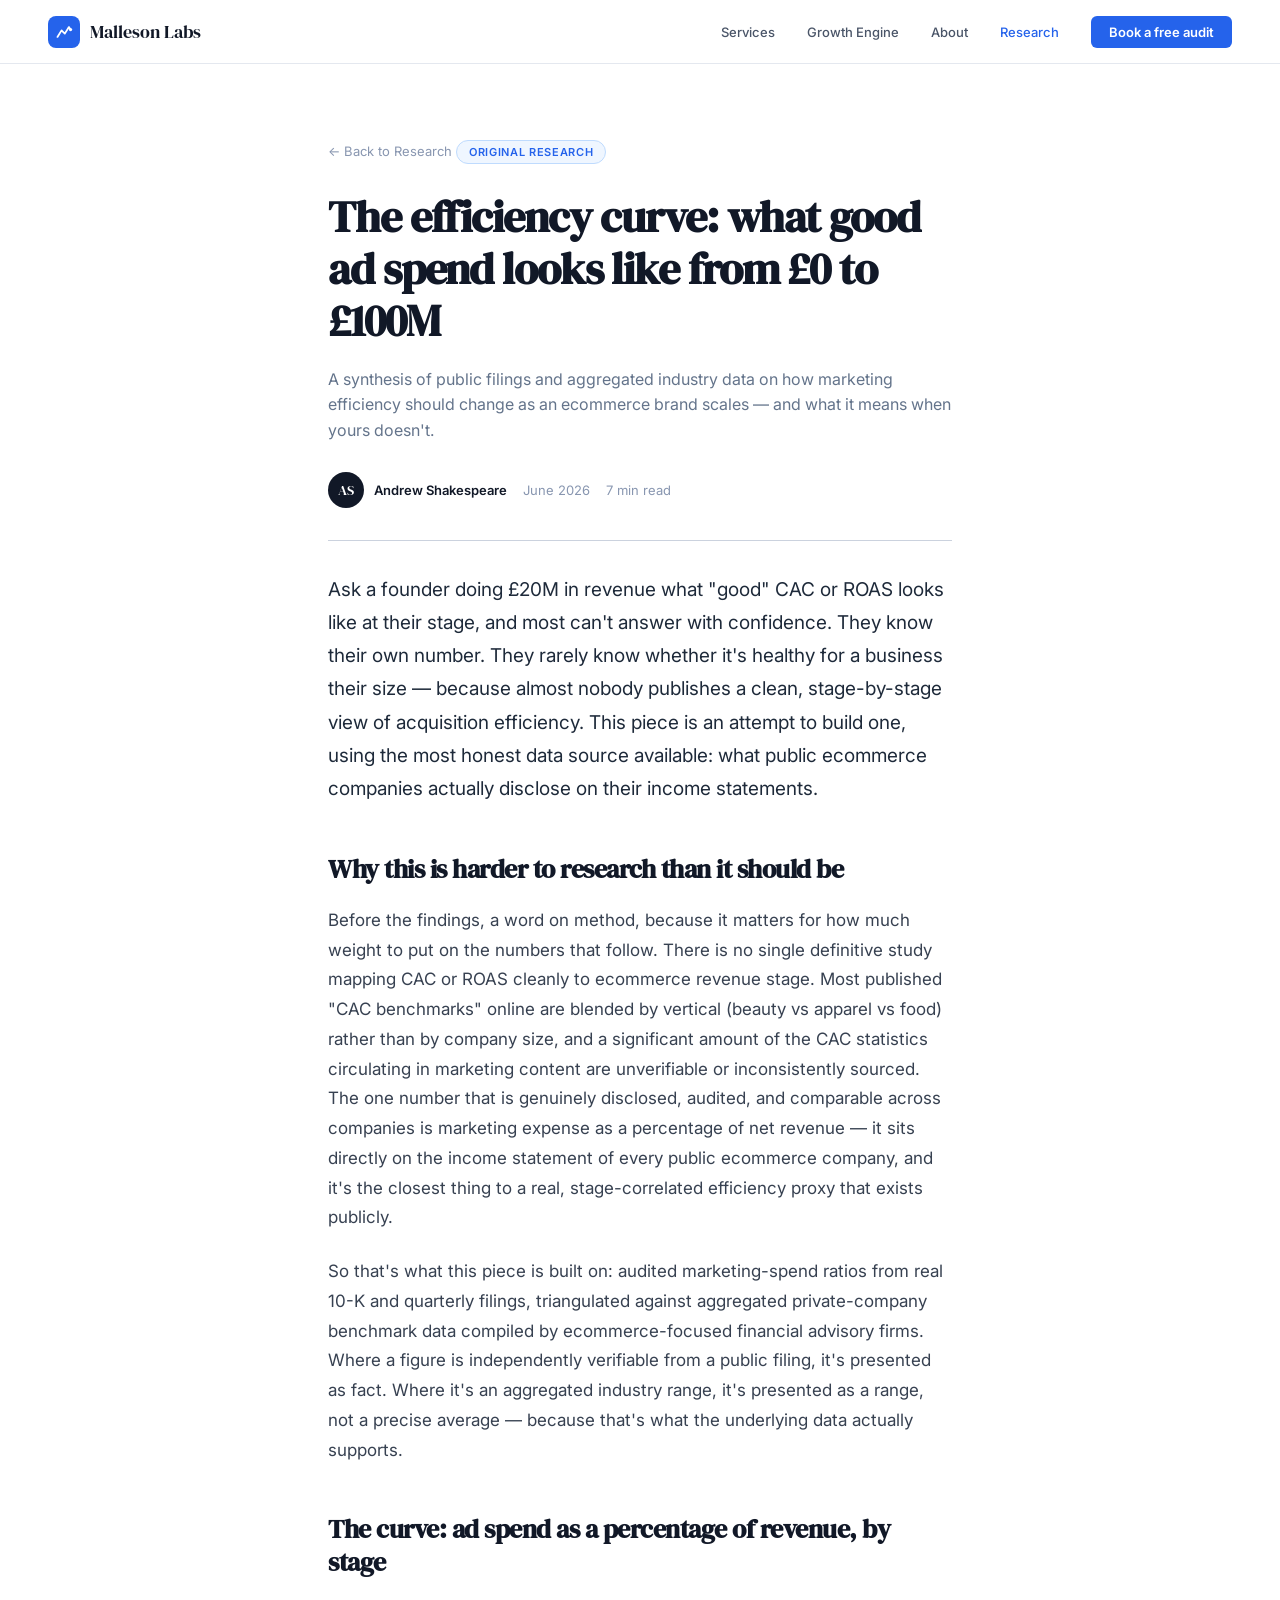
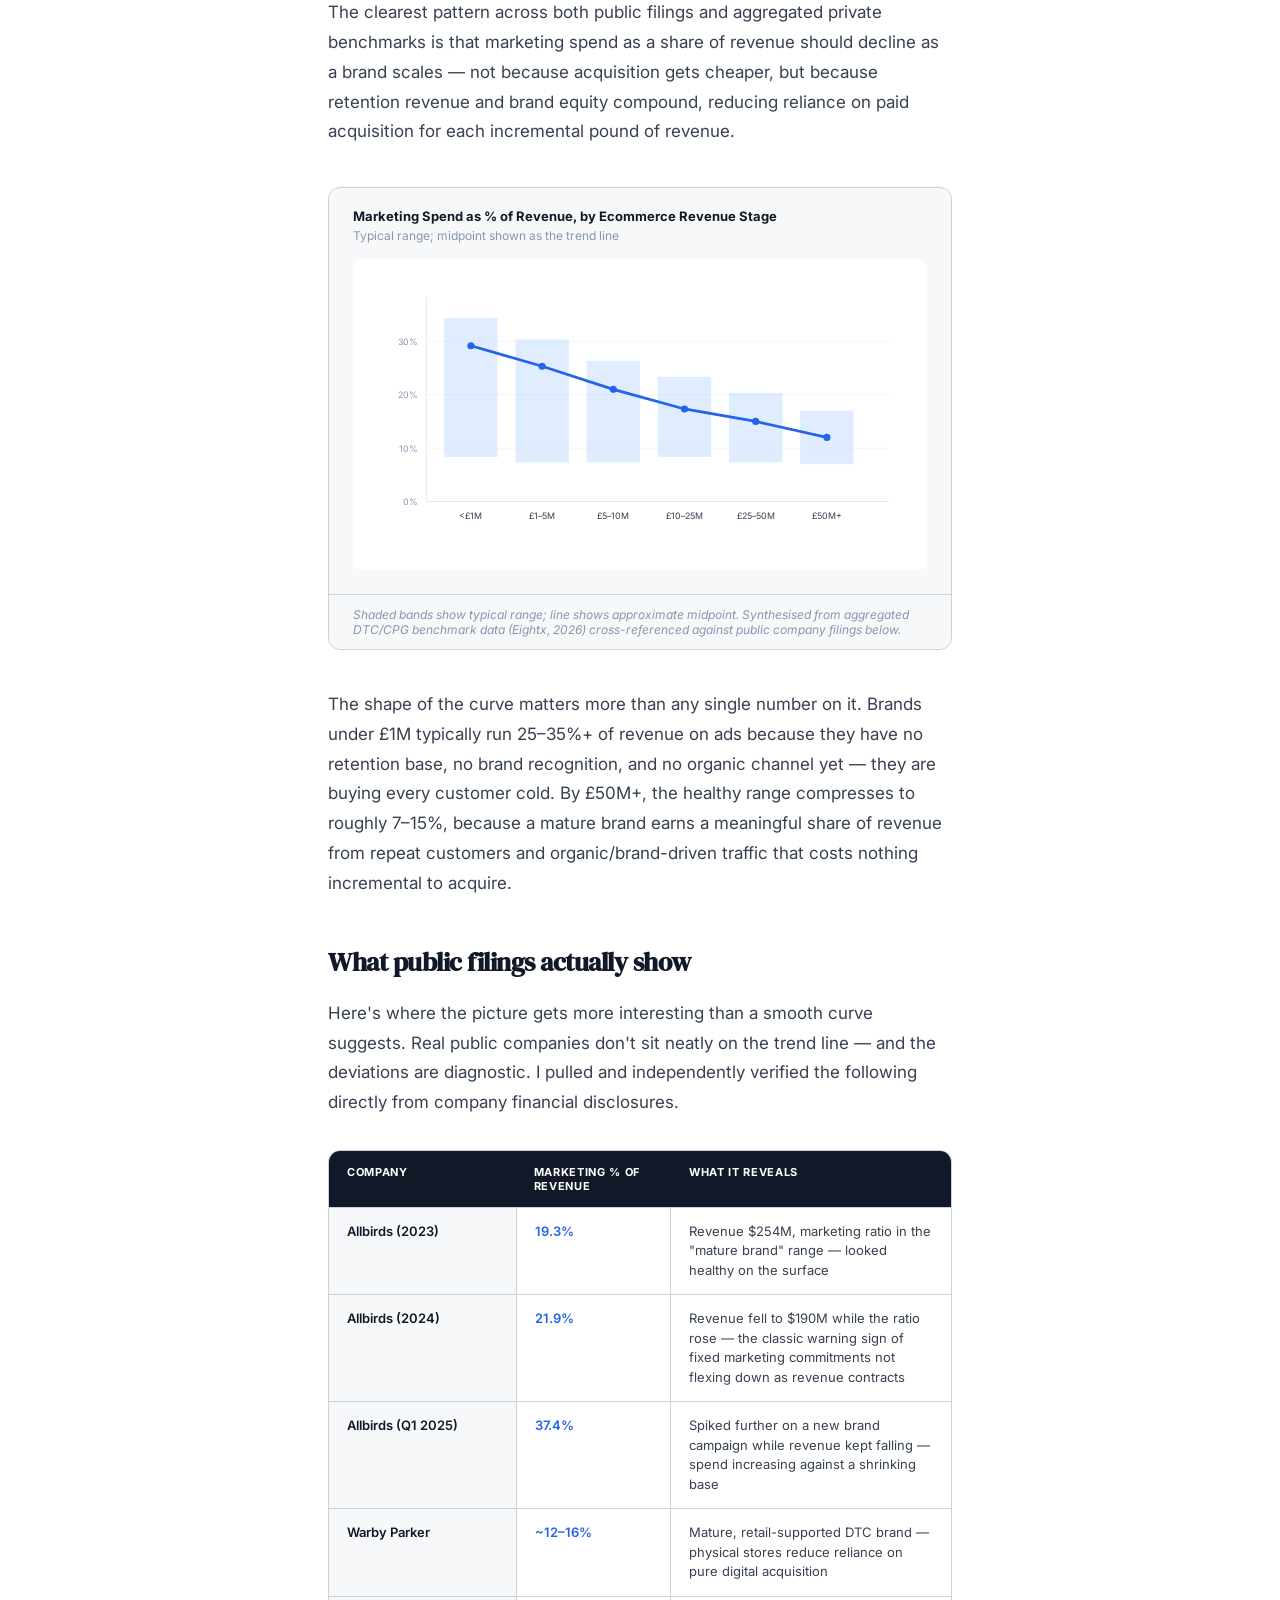
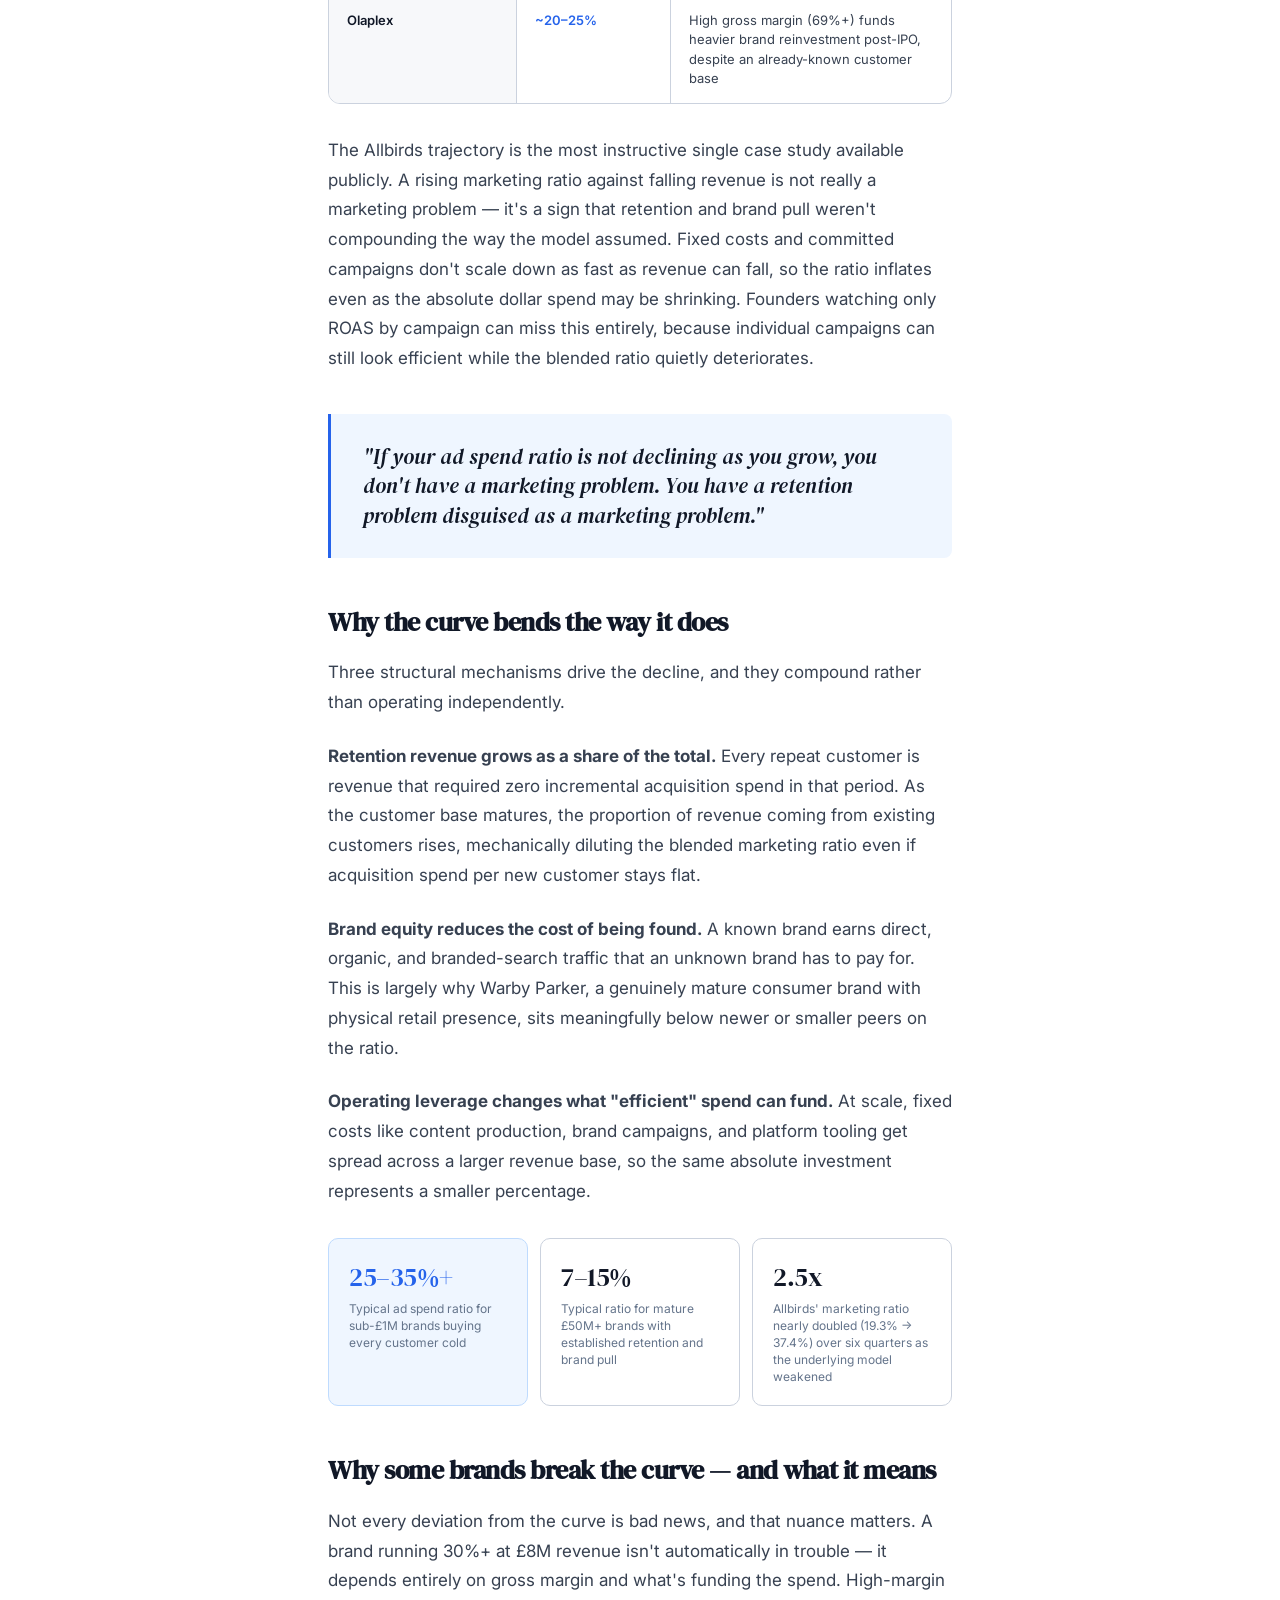
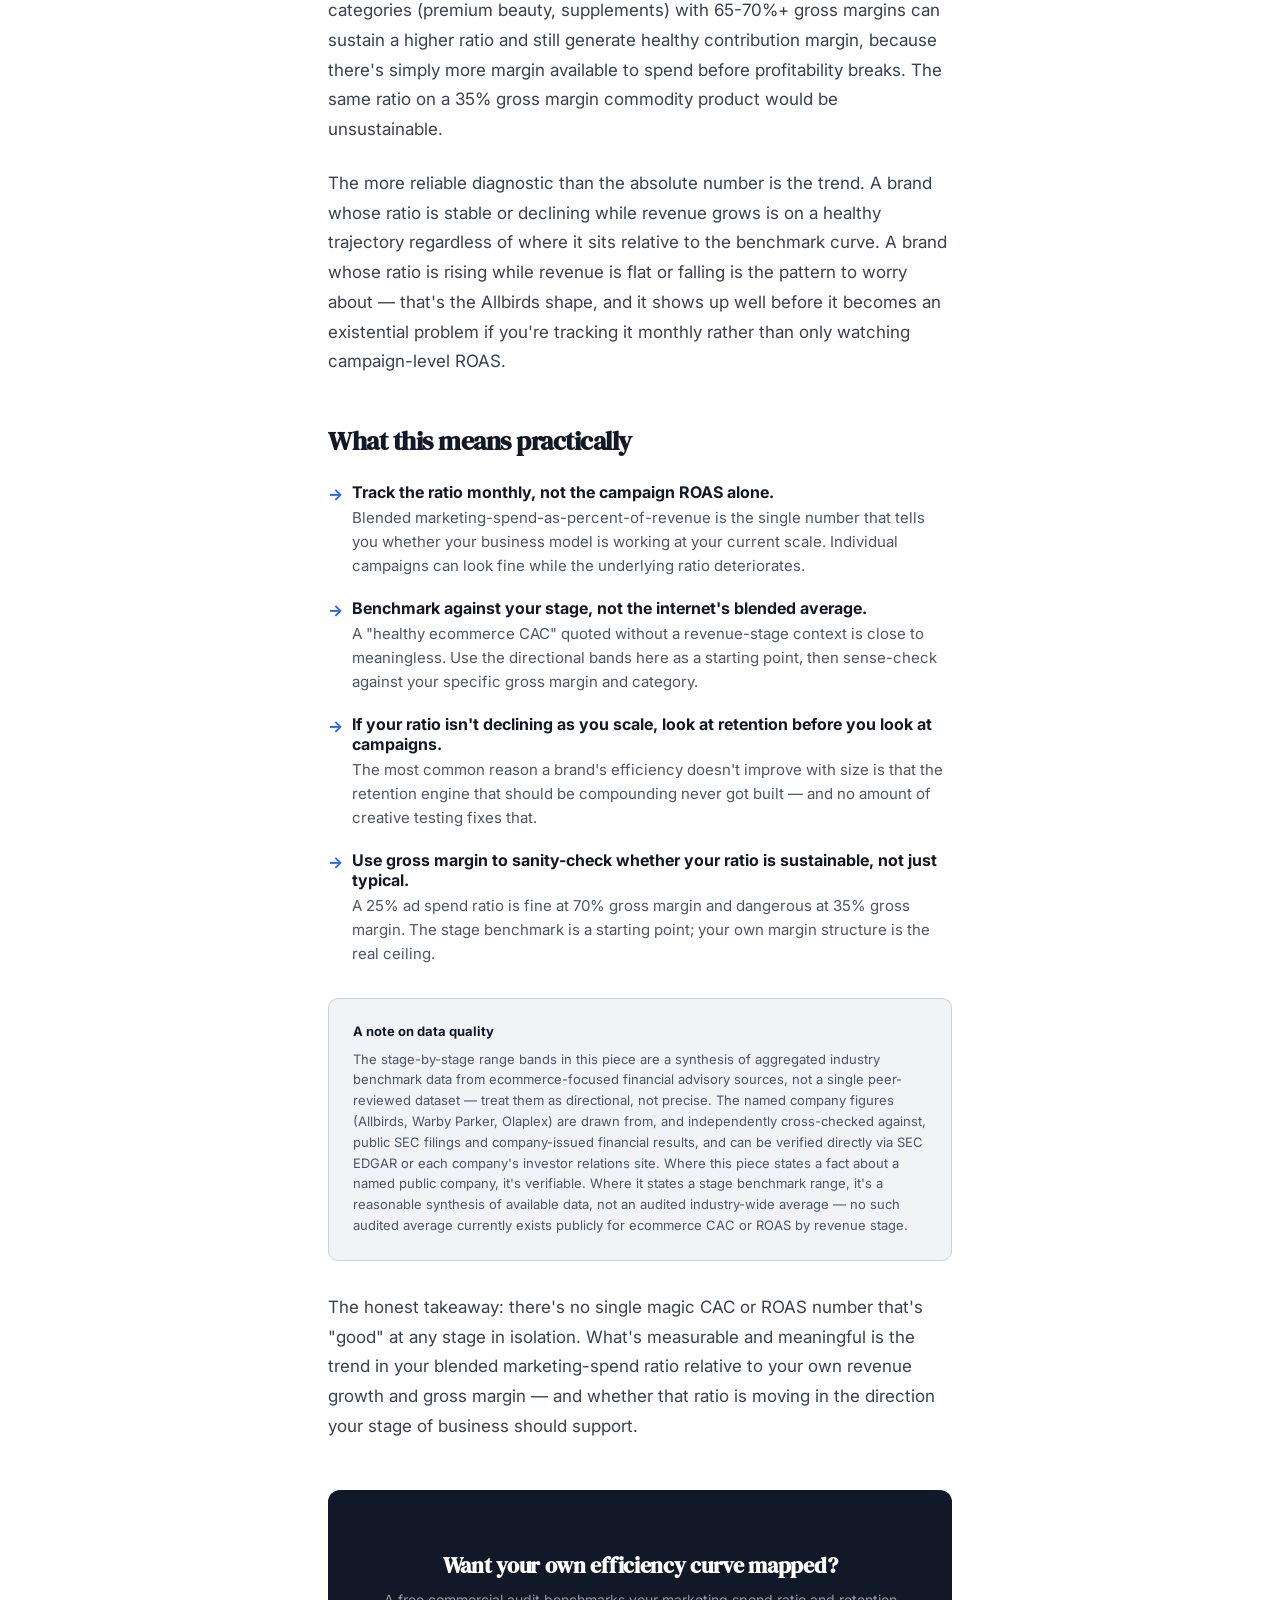
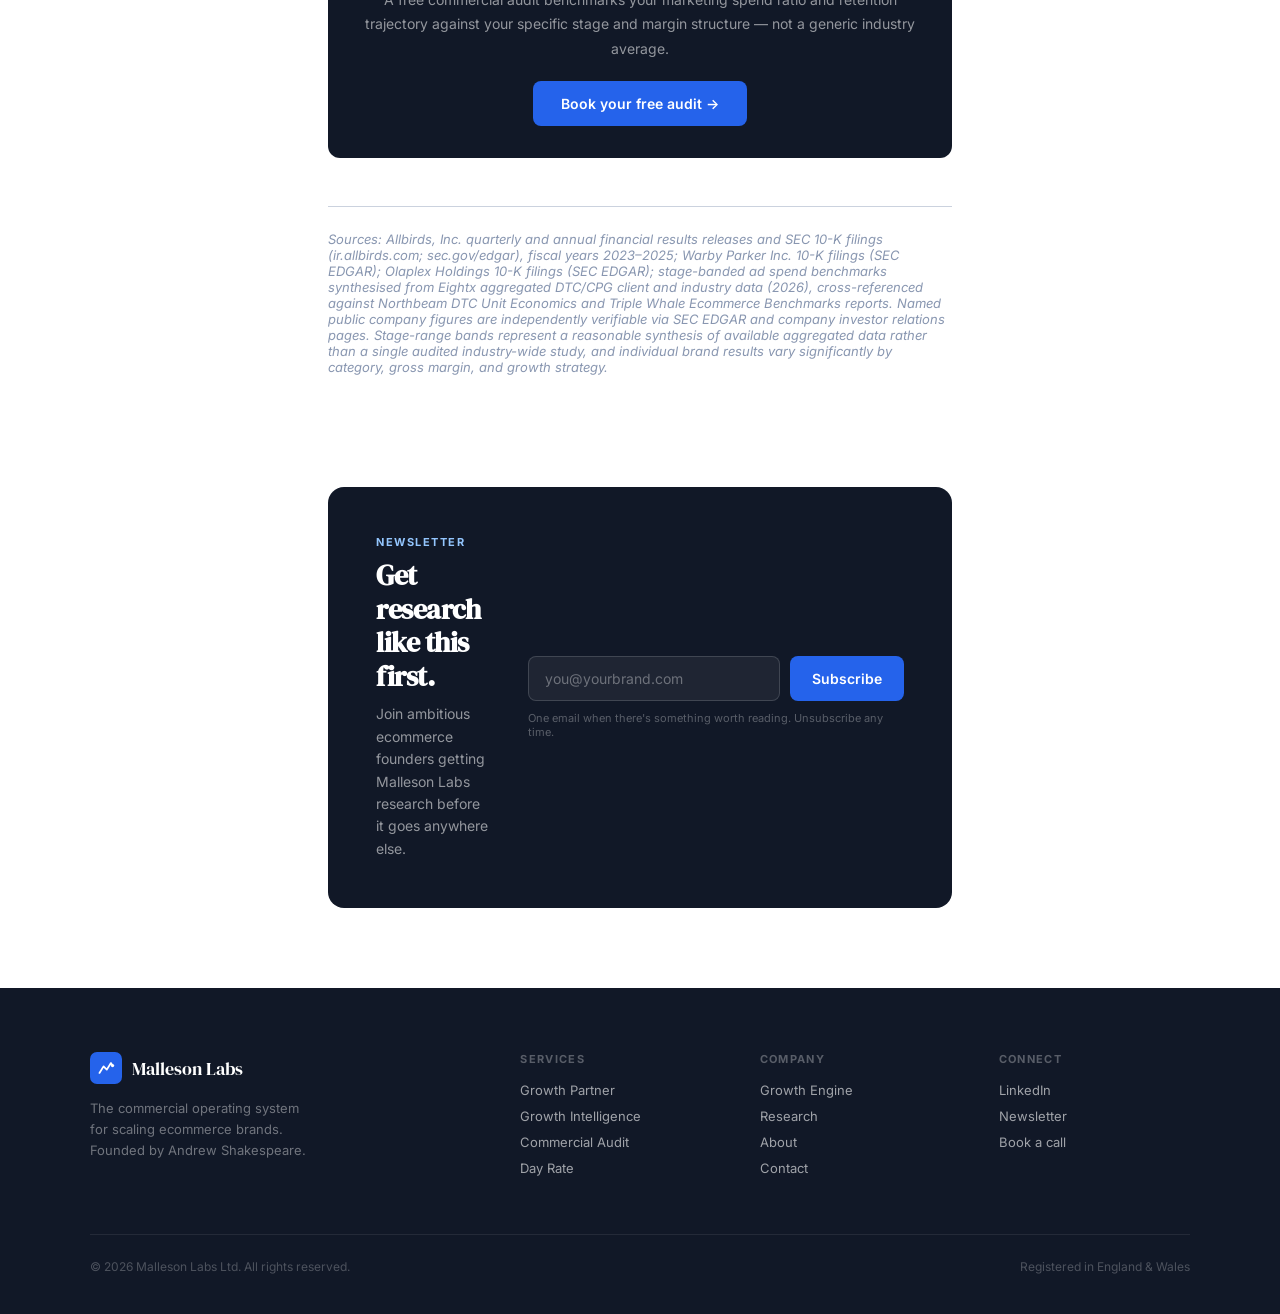
<file: research/efficiency-curve.html>
<!DOCTYPE html>
<html lang="en">
<head>
<meta charset="UTF-8">
<meta name="viewport" content="width=device-width, initial-scale=1.0">
<title>The Efficiency Curve — Malleson Labs Research</title>
<link rel="stylesheet" href="../shared.css">
<style>
  .article-header { padding: 140px 48px 0; max-width: 720px; margin: 0 auto; }

  .back-link {
    display: inline-flex; align-items: center; gap: 6px;
    font-size: 13px; color: var(--slate-400); text-decoration: none; margin-bottom: 32px;
  }
  .back-link:hover { color: var(--electric); }

  .article-tag-hero {
    display: inline-block; background: var(--electric-light); border: 1px solid var(--electric-mid); color: var(--electric);
    padding: 4px 12px; border-radius: 100px; font-size: 11px; font-weight: 600; text-transform: uppercase; letter-spacing: 0.06em; margin-bottom: 20px;
  }

  .article-header h1 {
    font-family: 'DM Serif Display', serif;
    font-size: clamp(30px, 4.2vw, 44px);
    letter-spacing: -1.1px; line-height: 1.18;
    color: var(--slate-900); margin-bottom: 20px;
  }

  .article-header .subhead { font-size: 16px; color: var(--slate-500); line-height: 1.6; margin-bottom: 28px; }

  .article-meta-row {
    display: flex; align-items: center; gap: 16px;
    padding-bottom: 32px; margin-bottom: 32px;
    border-bottom: 1px solid var(--slate-200);
  }

  .author-chip { display: flex; align-items: center; gap: 10px; }

  .author-avatar {
    width: 36px; height: 36px; border-radius: 50%; background: var(--slate-900);
    display: flex; align-items: center; justify-content: center;
    font-family: 'DM Serif Display', serif; font-size: 14px; color: var(--white);
  }

  .author-name { font-size: 13px; font-weight: 600; color: var(--slate-900); }
  .article-date { font-size: 13px; color: var(--slate-400); }
  .read-time { font-size: 13px; color: var(--slate-400); }

  .article-body-content { max-width: 720px; margin: 0 auto; padding: 0 48px 48px; }

  .article-body-content p { font-size: 17px; line-height: 1.75; color: var(--slate-700); margin-bottom: 24px; }
  .article-body-content p.lede { font-size: 19px; color: var(--slate-800); }

  .article-body-content h2 {
    font-family: 'DM Serif Display', serif;
    font-size: 26px; color: var(--slate-900);
    letter-spacing: -0.5px; margin: 48px 0 20px;
    line-height: 1.25;
  }

  .article-body-content h3 { font-size: 15px; font-weight: 700; color: var(--slate-900); margin: 28px 0 10px; }

  /* Charts */
  .chart-block {
    margin: 40px 0; border: 1px solid var(--slate-200); border-radius: 12px; overflow: hidden; background: var(--off-white);
  }
  .chart-block-header { padding: 20px 24px 0; }
  .chart-title { font-size: 13px; font-weight: 700; color: var(--slate-900); margin-bottom: 4px; }
  .chart-subtitle { font-size: 12px; color: var(--slate-400); margin-bottom: 16px; }
  .chart-visual { padding: 0 24px 24px; }
  .chart-svg-wrap { background: var(--white); border-radius: 8px; padding: 20px; }
  .chart-caption {
    font-size: 12px; color: var(--slate-400); padding: 12px 24px;
    border-top: 1px solid var(--slate-200); font-style: italic;
  }

  /* Company table */
  .company-table { margin: 32px 0; border: 1px solid var(--slate-200); border-radius: 12px; overflow: hidden; }
  .company-row { display: grid; grid-template-columns: 1.2fr 1fr 1.8fr; }
  .company-row.header { background: var(--slate-900); }
  .company-row.header div { color: var(--white); font-size: 11px; font-weight: 700; text-transform: uppercase; letter-spacing: 0.06em; padding: 14px 18px; }
  .company-row:not(.header) div { padding: 14px 18px; font-size: 13px; color: var(--slate-700); line-height: 1.5; border-top: 1px solid var(--slate-200); }
  .company-row:not(.header) div:first-child { font-weight: 600; color: var(--slate-900); background: var(--off-white); }
  .company-row:not(.header) div:nth-child(2) { font-weight: 600; color: var(--electric); border-right: 1px solid var(--slate-200); border-left: 1px solid var(--slate-200); }

  .pull-quote {
    margin: 40px 0; padding: 28px 32px;
    background: var(--electric-light); border-left: 3px solid var(--electric); border-radius: 0 8px 8px 0;
  }
  .pull-quote p {
    font-family: 'DM Serif Display', serif; font-size: 21px; font-style: italic; color: var(--slate-900); line-height: 1.4; margin: 0;
  }

  .stat-compare-grid { display: grid; grid-template-columns: repeat(3, 1fr); gap: 12px; margin: 32px 0; }
  .stat-compare-card { background: var(--white); border: 1px solid var(--slate-200); border-radius: 10px; padding: 20px; }
  .stat-compare-card.highlight { background: var(--electric-light); border-color: var(--electric-mid); }
  .stat-compare-num { font-family: 'DM Serif Display', serif; font-size: 26px; color: var(--slate-900); letter-spacing: -0.5px; margin-bottom: 6px; }
  .stat-compare-card.highlight .stat-compare-num { color: var(--electric); }
  .stat-compare-label { font-size: 12px; color: var(--slate-500); line-height: 1.4; }

  .implications-list { list-style: none; display: flex; flex-direction: column; gap: 20px; margin: 24px 0 32px; }
  .implications-list li { padding-left: 24px; position: relative; }
  .implications-list li::before { content: '→'; position: absolute; left: 0; top: 2px; color: var(--electric); font-weight: 700; }
  .implications-list strong { display: block; font-size: 16px; color: var(--slate-900); margin-bottom: 4px; }
  .implications-list span { font-size: 15px; color: var(--slate-600); line-height: 1.6; }

  .data-quality-box {
    margin: 32px 0; background: var(--slate-50); border: 1px solid var(--slate-200); border-radius: 10px; padding: 24px;
  }
  .data-quality-box .dq-title { font-size: 13px; font-weight: 700; color: var(--slate-900); margin-bottom: 10px; }
  .data-quality-box p { font-size: 13px; color: var(--slate-600); line-height: 1.6; margin-bottom: 0; }

  .article-footnote {
    font-size: 13px; color: var(--slate-400); font-style: italic;
    margin-top: 48px; padding-top: 24px; border-top: 1px solid var(--slate-200);
  }

  .inline-cta { margin: 48px 0; background: var(--slate-900); border-radius: 12px; padding: 32px; text-align: center; }
  .inline-cta h3 { font-family: 'DM Serif Display', serif; font-size: 22px; color: var(--white); margin-bottom: 8px; letter-spacing: -0.3px; }
  .inline-cta p { font-size: 14px; color: rgba(255,255,255,0.55); margin-bottom: 20px; }

  .newsletter-wrap { max-width: 720px; margin: 64px auto 0; padding: 0 48px 80px; }

  @media (max-width: 768px) {
    .article-header { padding: 100px 20px 0; }
    .article-body-content { padding: 0 20px 40px; }
    .newsletter-wrap { padding: 0 20px 56px; margin-top: 48px; }
    .pull-quote p { font-size: 18px; }
    .stat-compare-grid { grid-template-columns: 1fr; }
    .company-row { grid-template-columns: 1fr; }
    .company-row:not(.header) div:nth-child(2) { border-left: none; }
    .company-row.header { display: none; }
    .company-row:not(.header) div:first-child { border-top: 2px solid var(--slate-900); }
  }
</style>
</head>
<body>

<!-- NAV -->
<nav>
  <a href="../index.html" class="nav-logo">
    <div class="nav-icon">
      <svg viewBox="0 0 22 22" fill="none">
        <path d="M3 17L8 9L12 13L17 5L19 8" stroke="white" stroke-width="2.2" stroke-linecap="round" stroke-linejoin="round"/>
        <circle cx="19" cy="8" r="2" fill="white"/>
      </svg>
    </div>
    <span class="nav-name">Malleson Labs</span>
  </a>
  <div class="nav-links">
    <a href="../index.html#services">Services</a>
    <a href="../index.html#engine">Growth Engine</a>
    <a href="../index.html#founder">About</a>
    <a href="../research.html" class="active">Research</a>
    <a href="../index.html#book" class="nav-cta">Book a free audit</a>
  </div>
</nav>

<div class="article-header">
  <a href="../research.html" class="back-link">← Back to Research</a>
  <div class="article-tag-hero">Original Research</div>
  <h1>The efficiency curve: what good ad spend looks like from £0 to £100M</h1>
  <p class="subhead">A synthesis of public filings and aggregated industry data on how marketing efficiency should change as an ecommerce brand scales — and what it means when yours doesn't.</p>
  <div class="article-meta-row">
    <div class="author-chip">
      <div class="author-avatar">AS</div>
      <div class="author-name">Andrew Shakespeare</div>
    </div>
    <div class="article-date">June 2026</div>
    <div class="read-time">7 min read</div>
  </div>
</div>

<div class="article-body-content">

  <p class="lede">Ask a founder doing £20M in revenue what "good" CAC or ROAS looks like at their stage, and most can't answer with confidence. They know their own number. They rarely know whether it's healthy for a business their size — because almost nobody publishes a clean, stage-by-stage view of acquisition efficiency. This piece is an attempt to build one, using the most honest data source available: what public ecommerce companies actually disclose on their income statements.</p>

  <h2>Why this is harder to research than it should be</h2>

  <p>Before the findings, a word on method, because it matters for how much weight to put on the numbers that follow. There is no single definitive study mapping CAC or ROAS cleanly to ecommerce revenue stage. Most published "CAC benchmarks" online are blended by vertical (beauty vs apparel vs food) rather than by company size, and a significant amount of the CAC statistics circulating in marketing content are unverifiable or inconsistently sourced. The one number that is genuinely disclosed, audited, and comparable across companies is marketing expense as a percentage of net revenue — it sits directly on the income statement of every public ecommerce company, and it's the closest thing to a real, stage-correlated efficiency proxy that exists publicly.</p>

  <p>So that's what this piece is built on: audited marketing-spend ratios from real 10-K and quarterly filings, triangulated against aggregated private-company benchmark data compiled by ecommerce-focused financial advisory firms. Where a figure is independently verifiable from a public filing, it's presented as fact. Where it's an aggregated industry range, it's presented as a range, not a precise average — because that's what the underlying data actually supports.</p>

  <h2>The curve: ad spend as a percentage of revenue, by stage</h2>

  <p>The clearest pattern across both public filings and aggregated private benchmarks is that marketing spend as a share of revenue should decline as a brand scales — not because acquisition gets cheaper, but because retention revenue and brand equity compound, reducing reliance on paid acquisition for each incremental pound of revenue.</p>

  <div class="chart-block">
    <div class="chart-block-header">
      <div class="chart-title">Marketing Spend as % of Revenue, by Ecommerce Revenue Stage</div>
      <div class="chart-subtitle">Typical range; midpoint shown as the trend line</div>
    </div>
    <div class="chart-visual">
      <div class="chart-svg-wrap">
        <svg viewBox="0 0 600 300" style="width:100%;height:auto;">
          <line x1="60" y1="20" x2="60" y2="250" stroke="#E4E8EF" stroke-width="1"/>
          <line x1="60" y1="250" x2="580" y2="250" stroke="#E4E8EF" stroke-width="1"/>
          <line x1="60" y1="190" x2="580" y2="190" stroke="#F1F3F7" stroke-width="1"/>
          <line x1="60" y1="130" x2="580" y2="130" stroke="#F1F3F7" stroke-width="1"/>
          <line x1="60" y1="70" x2="580" y2="70" stroke="#F1F3F7" stroke-width="1"/>

          <text x="50" y="254" text-anchor="end" font-size="10" fill="#8896B0" font-family="Inter">0%</text>
          <text x="50" y="194" text-anchor="end" font-size="10" fill="#8896B0" font-family="Inter">10%</text>
          <text x="50" y="134" text-anchor="end" font-size="10" fill="#8896B0" font-family="Inter">20%</text>
          <text x="50" y="74" text-anchor="end" font-size="10" fill="#8896B0" font-family="Inter">30%</text>

          <!-- range bands (light blue) -->
          <rect x="80" y="44" width="60" height="156" fill="#BFDBFE" opacity="0.5"/>
          <rect x="160" y="68" width="60" height="138" fill="#BFDBFE" opacity="0.5"/>
          <rect x="240" y="92" width="60" height="114" fill="#BFDBFE" opacity="0.5"/>
          <rect x="320" y="110" width="60" height="90" fill="#BFDBFE" opacity="0.5"/>
          <rect x="400" y="128" width="60" height="78" fill="#BFDBFE" opacity="0.5"/>
          <rect x="480" y="148" width="60" height="60" fill="#BFDBFE" opacity="0.5"/>

          <!-- midpoint trend line -->
          <polyline points="110,75 190,98 270,124 350,146 430,160 510,178" fill="none" stroke="#2563EB" stroke-width="3"/>
          <circle cx="110" cy="75" r="4" fill="#2563EB"/>
          <circle cx="190" cy="98" r="4" fill="#2563EB"/>
          <circle cx="270" cy="124" r="4" fill="#2563EB"/>
          <circle cx="350" cy="146" r="4" fill="#2563EB"/>
          <circle cx="430" cy="160" r="4" fill="#2563EB"/>
          <circle cx="510" cy="178" r="4" fill="#2563EB"/>

          <text x="110" y="270" text-anchor="middle" font-size="10" fill="#374151" font-family="Inter">&lt;£1M</text>
          <text x="190" y="270" text-anchor="middle" font-size="10" fill="#374151" font-family="Inter">£1–5M</text>
          <text x="270" y="270" text-anchor="middle" font-size="10" fill="#374151" font-family="Inter">£5–10M</text>
          <text x="350" y="270" text-anchor="middle" font-size="10" fill="#374151" font-family="Inter">£10–25M</text>
          <text x="430" y="270" text-anchor="middle" font-size="10" fill="#374151" font-family="Inter">£25–50M</text>
          <text x="510" y="270" text-anchor="middle" font-size="10" fill="#374151" font-family="Inter">£50M+</text>
        </svg>
      </div>
    </div>
    <div class="chart-caption">Shaded bands show typical range; line shows approximate midpoint. Synthesised from aggregated DTC/CPG benchmark data (Eightx, 2026) cross-referenced against public company filings below.</div>
  </div>

  <p>The shape of the curve matters more than any single number on it. Brands under £1M typically run 25–35%+ of revenue on ads because they have no retention base, no brand recognition, and no organic channel yet — they are buying every customer cold. By £50M+, the healthy range compresses to roughly 7–15%, because a mature brand earns a meaningful share of revenue from repeat customers and organic/brand-driven traffic that costs nothing incremental to acquire.</p>

  <h2>What public filings actually show</h2>

  <p>Here's where the picture gets more interesting than a smooth curve suggests. Real public companies don't sit neatly on the trend line — and the deviations are diagnostic. I pulled and independently verified the following directly from company financial disclosures.</p>

  <div class="company-table">
    <div class="company-row header">
      <div>Company</div>
      <div>Marketing % of Revenue</div>
      <div>What it reveals</div>
    </div>
    <div class="company-row">
      <div>Allbirds (2023)</div>
      <div>19.3%</div>
      <div>Revenue $254M, marketing ratio in the "mature brand" range — looked healthy on the surface</div>
    </div>
    <div class="company-row">
      <div>Allbirds (2024)</div>
      <div>21.9%</div>
      <div>Revenue fell to $190M while the ratio rose — the classic warning sign of fixed marketing commitments not flexing down as revenue contracts</div>
    </div>
    <div class="company-row">
      <div>Allbirds (Q1 2025)</div>
      <div>37.4%</div>
      <div>Spiked further on a new brand campaign while revenue kept falling — spend increasing against a shrinking base</div>
    </div>
    <div class="company-row">
      <div>Warby Parker</div>
      <div>~12–16%</div>
      <div>Mature, retail-supported DTC brand — physical stores reduce reliance on pure digital acquisition</div>
    </div>
    <div class="company-row">
      <div>Olaplex</div>
      <div>~20–25%</div>
      <div>High gross margin (69%+) funds heavier brand reinvestment post-IPO, despite an already-known customer base</div>
    </div>
  </div>

  <p>The Allbirds trajectory is the most instructive single case study available publicly. A rising marketing ratio against falling revenue is not really a marketing problem — it's a sign that retention and brand pull weren't compounding the way the model assumed. Fixed costs and committed campaigns don't scale down as fast as revenue can fall, so the ratio inflates even as the absolute dollar spend may be shrinking. Founders watching only ROAS by campaign can miss this entirely, because individual campaigns can still look efficient while the blended ratio quietly deteriorates.</p>

  <div class="pull-quote">
    <p>"If your ad spend ratio is not declining as you grow, you don't have a marketing problem. You have a retention problem disguised as a marketing problem."</p>
  </div>

  <h2>Why the curve bends the way it does</h2>

  <p>Three structural mechanisms drive the decline, and they compound rather than operating independently.</p>

  <p><strong>Retention revenue grows as a share of the total.</strong> Every repeat customer is revenue that required zero incremental acquisition spend in that period. As the customer base matures, the proportion of revenue coming from existing customers rises, mechanically diluting the blended marketing ratio even if acquisition spend per new customer stays flat.</p>

  <p><strong>Brand equity reduces the cost of being found.</strong> A known brand earns direct, organic, and branded-search traffic that an unknown brand has to pay for. This is largely why Warby Parker, a genuinely mature consumer brand with physical retail presence, sits meaningfully below newer or smaller peers on the ratio.</p>

  <p><strong>Operating leverage changes what "efficient" spend can fund.</strong> At scale, fixed costs like content production, brand campaigns, and platform tooling get spread across a larger revenue base, so the same absolute investment represents a smaller percentage.</p>

  <div class="stat-compare-grid">
    <div class="stat-compare-card highlight">
      <div class="stat-compare-num">25–35%+</div>
      <div class="stat-compare-label">Typical ad spend ratio for sub-£1M brands buying every customer cold</div>
    </div>
    <div class="stat-compare-card">
      <div class="stat-compare-num">7–15%</div>
      <div class="stat-compare-label">Typical ratio for mature £50M+ brands with established retention and brand pull</div>
    </div>
    <div class="stat-compare-card">
      <div class="stat-compare-num">2.5x</div>
      <div class="stat-compare-label">Allbirds' marketing ratio nearly doubled (19.3% → 37.4%) over six quarters as the underlying model weakened</div>
    </div>
  </div>

  <h2>Why some brands break the curve — and what it means</h2>

  <p>Not every deviation from the curve is bad news, and that nuance matters. A brand running 30%+ at £8M revenue isn't automatically in trouble — it depends entirely on gross margin and what's funding the spend. High-margin categories (premium beauty, supplements) with 65-70%+ gross margins can sustain a higher ratio and still generate healthy contribution margin, because there's simply more margin available to spend before profitability breaks. The same ratio on a 35% gross margin commodity product would be unsustainable.</p>

  <p>The more reliable diagnostic than the absolute number is the trend. A brand whose ratio is stable or declining while revenue grows is on a healthy trajectory regardless of where it sits relative to the benchmark curve. A brand whose ratio is rising while revenue is flat or falling is the pattern to worry about — that's the Allbirds shape, and it shows up well before it becomes an existential problem if you're tracking it monthly rather than only watching campaign-level ROAS.</p>

  <h2>What this means practically</h2>

  <ul class="implications-list">
    <li>
      <strong>Track the ratio monthly, not the campaign ROAS alone.</strong>
      <span>Blended marketing-spend-as-percent-of-revenue is the single number that tells you whether your business model is working at your current scale. Individual campaigns can look fine while the underlying ratio deteriorates.</span>
    </li>
    <li>
      <strong>Benchmark against your stage, not the internet's blended average.</strong>
      <span>A "healthy ecommerce CAC" quoted without a revenue-stage context is close to meaningless. Use the directional bands here as a starting point, then sense-check against your specific gross margin and category.</span>
    </li>
    <li>
      <strong>If your ratio isn't declining as you scale, look at retention before you look at campaigns.</strong>
      <span>The most common reason a brand's efficiency doesn't improve with size is that the retention engine that should be compounding never got built — and no amount of creative testing fixes that.</span>
    </li>
    <li>
      <strong>Use gross margin to sanity-check whether your ratio is sustainable, not just typical.</strong>
      <span>A 25% ad spend ratio is fine at 70% gross margin and dangerous at 35% gross margin. The stage benchmark is a starting point; your own margin structure is the real ceiling.</span>
    </li>
  </ul>

  <div class="data-quality-box">
    <div class="dq-title">A note on data quality</div>
    <p>The stage-by-stage range bands in this piece are a synthesis of aggregated industry benchmark data from ecommerce-focused financial advisory sources, not a single peer-reviewed dataset — treat them as directional, not precise. The named company figures (Allbirds, Warby Parker, Olaplex) are drawn from, and independently cross-checked against, public SEC filings and company-issued financial results, and can be verified directly via SEC EDGAR or each company's investor relations site. Where this piece states a fact about a named public company, it's verifiable. Where it states a stage benchmark range, it's a reasonable synthesis of available data, not an audited industry-wide average — no such audited average currently exists publicly for ecommerce CAC or ROAS by revenue stage.</p>
  </div>

  <p>The honest takeaway: there's no single magic CAC or ROAS number that's "good" at any stage in isolation. What's measurable and meaningful is the trend in your blended marketing-spend ratio relative to your own revenue growth and gross margin — and whether that ratio is moving in the direction your stage of business should support.</p>

  <div class="inline-cta">
    <h3>Want your own efficiency curve mapped?</h3>
    <p>A free commercial audit benchmarks your marketing spend ratio and retention trajectory against your specific stage and margin structure — not a generic industry average.</p>
    <a href="../index.html#book" class="btn-primary">Book your free audit →</a>
  </div>

  <div class="article-footnote">Sources: Allbirds, Inc. quarterly and annual financial results releases and SEC 10-K filings (ir.allbirds.com; sec.gov/edgar), fiscal years 2023–2025; Warby Parker Inc. 10-K filings (SEC EDGAR); Olaplex Holdings 10-K filings (SEC EDGAR); stage-banded ad spend benchmarks synthesised from Eightx aggregated DTC/CPG client and industry data (2026), cross-referenced against Northbeam DTC Unit Economics and Triple Whale Ecommerce Benchmarks reports. Named public company figures are independently verifiable via SEC EDGAR and company investor relations pages. Stage-range bands represent a reasonable synthesis of available aggregated data rather than a single audited industry-wide study, and individual brand results vary significantly by category, gross margin, and growth strategy.</div>

</div>

<!-- Newsletter -->
<div class="newsletter-wrap">
  <div class="newsletter-banner">
    <div class="newsletter-content">
      <div class="section-eyebrow">Newsletter</div>
      <h3>Get research like this first.</h3>
      <p>Join ambitious ecommerce founders getting Malleson Labs research before it goes anywhere else.</p>
    </div>
    <div class="newsletter-form">
      <div class="newsletter-input-row">
        <input class="newsletter-input" type="email" placeholder="you@yourbrand.com">
        <button class="newsletter-submit">Subscribe</button>
      </div>
      <div class="newsletter-microcopy">One email when there's something worth reading. Unsubscribe any time.</div>
    </div>
  </div>
</div>

<!-- FOOTER -->
<footer>
  <div class="footer-grid">
    <div>
      <div class="footer-logo">
        <div class="footer-logo-icon">
          <svg width="18" height="18" viewBox="0 0 22 22" fill="none">
            <path d="M3 17L8 9L12 13L17 5L19 8" stroke="white" stroke-width="2.2" stroke-linecap="round" stroke-linejoin="round"/>
            <circle cx="19" cy="8" r="2" fill="white"/>
          </svg>
        </div>
        <span class="footer-logo-text">Malleson Labs</span>
      </div>
      <div class="footer-tagline">The commercial operating system for scaling ecommerce brands. Founded by Andrew Shakespeare.</div>
    </div>
    <div class="footer-col">
      <h4>Services</h4>
      <a href="../index.html#services">Growth Partner</a>
      <a href="../index.html#services">Growth Intelligence</a>
      <a href="../index.html#services">Commercial Audit</a>
      <a href="../index.html#services">Day Rate</a>
    </div>
    <div class="footer-col">
      <h4>Company</h4>
      <a href="../index.html#engine">Growth Engine</a>
      <a href="../research.html">Research</a>
      <a href="../index.html#founder">About</a>
      <a href="../index.html#book">Contact</a>
    </div>
    <div class="footer-col">
      <h4>Connect</h4>
      <a href="#">LinkedIn</a>
      <a href="#">Newsletter</a>
      <a href="../index.html#book">Book a call</a>
    </div>
  </div>
  <div class="footer-bottom">
    <p>© 2026 Malleson Labs Ltd. All rights reserved.</p>
    <p>Registered in England & Wales</p>
  </div>
</footer>

<div class="sticky-cta">
  <div class="sticky-cta-inner">
    <span class="sticky-cta-text">Free audit available</span>
    <a href="../index.html#book" class="btn-primary">Book now</a>
  </div>
</div>

</body>
</html>
</file>
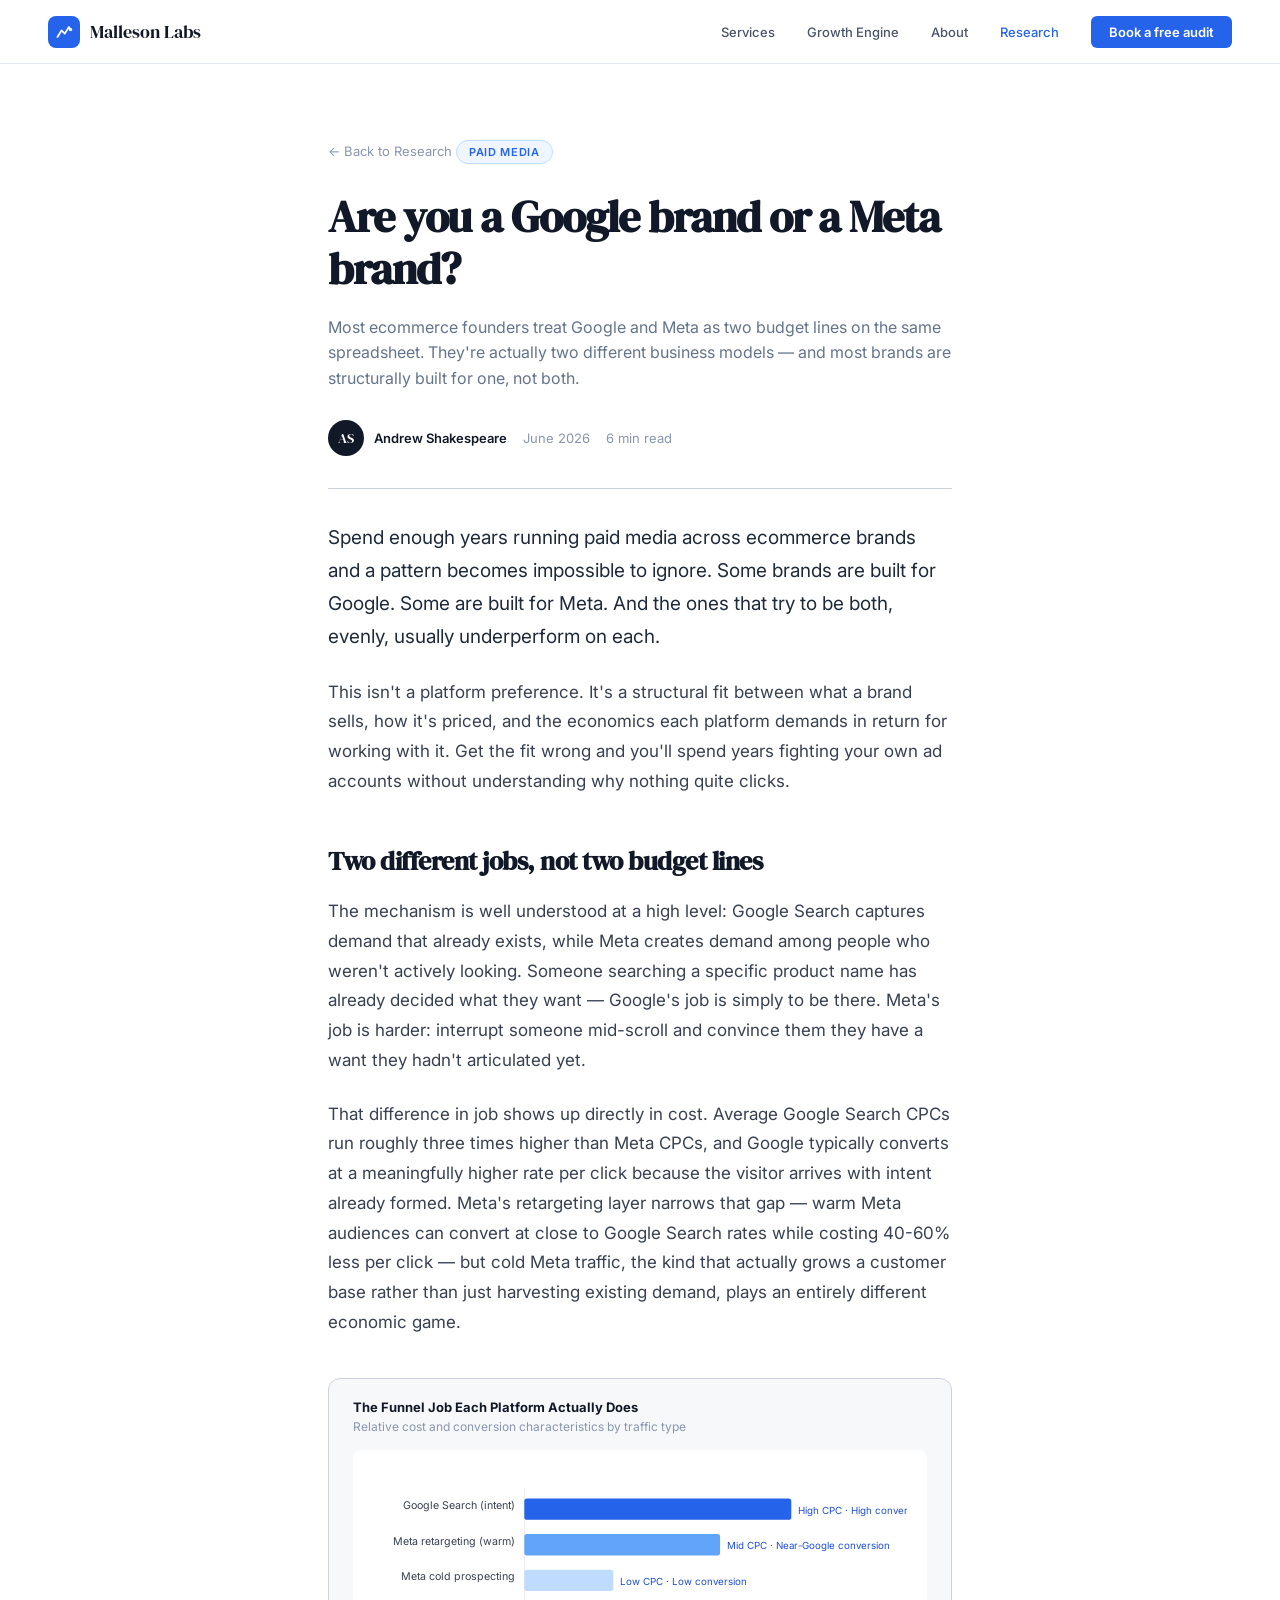
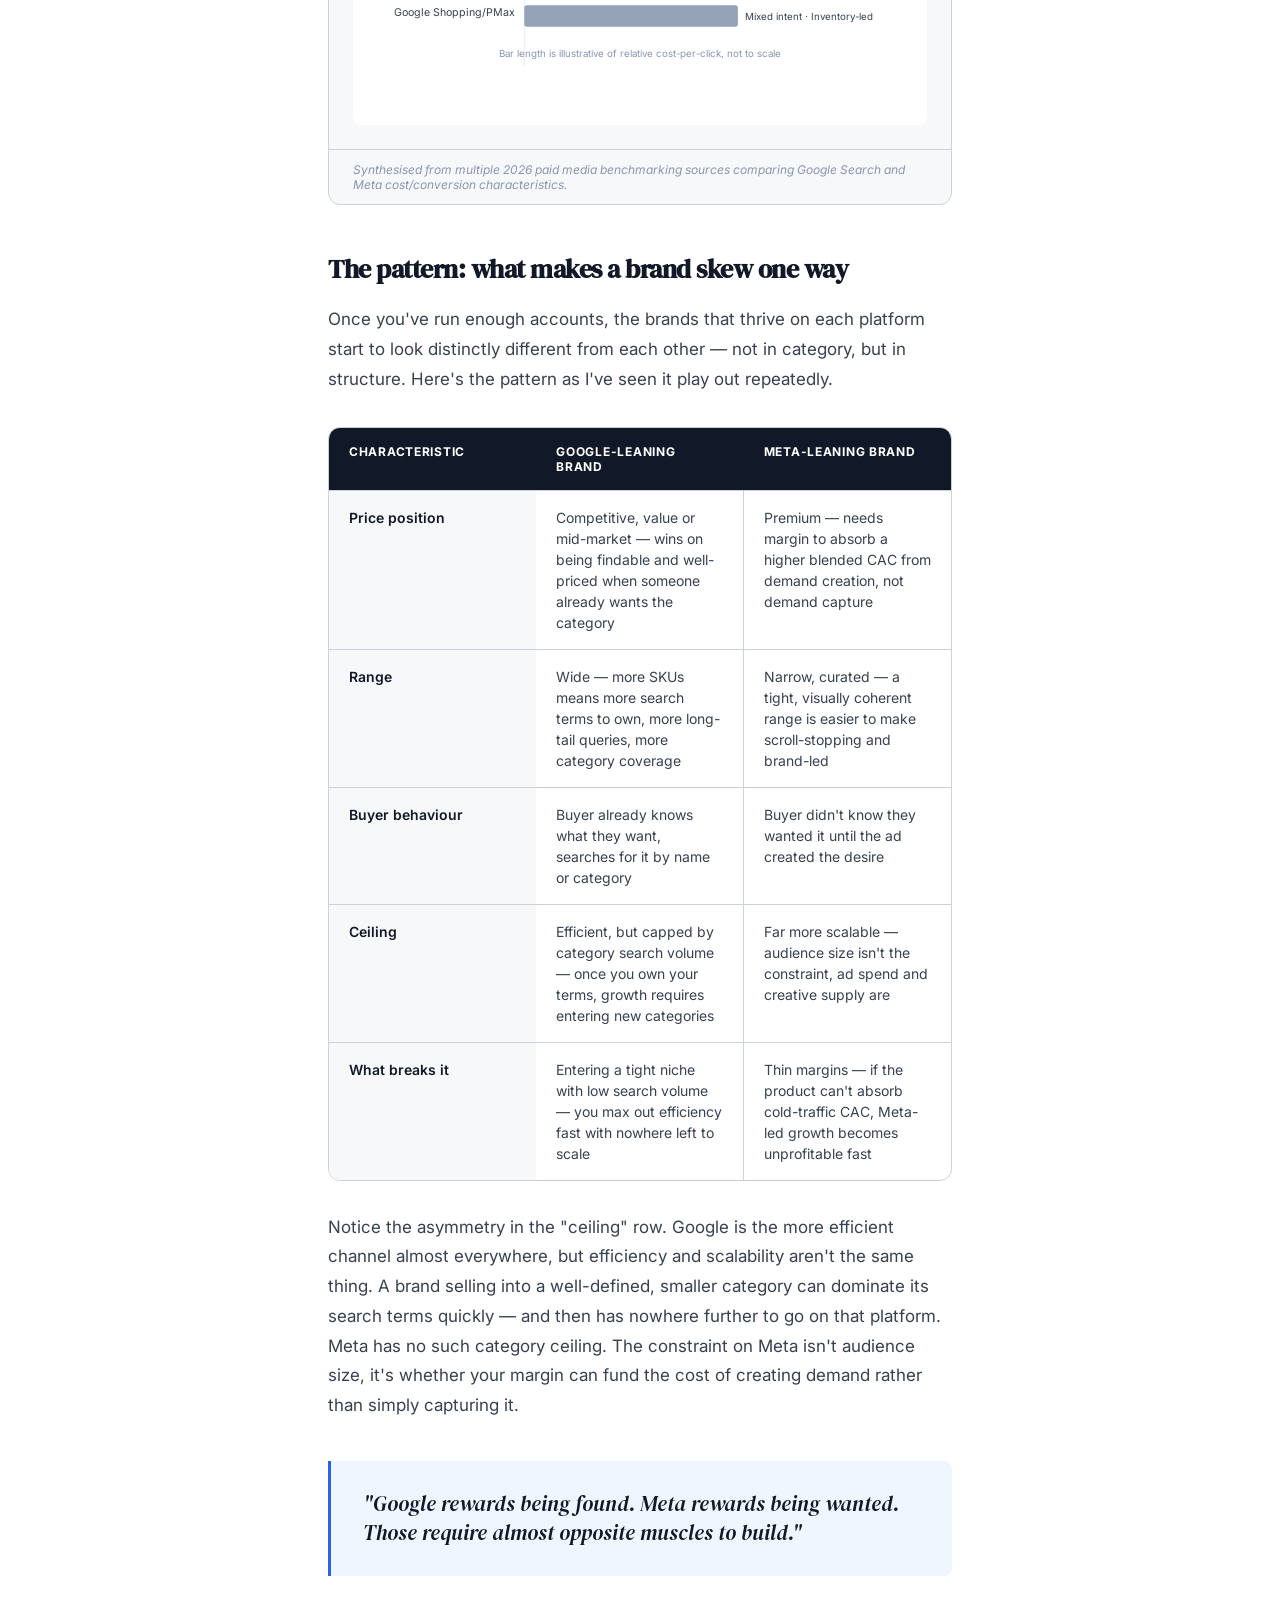
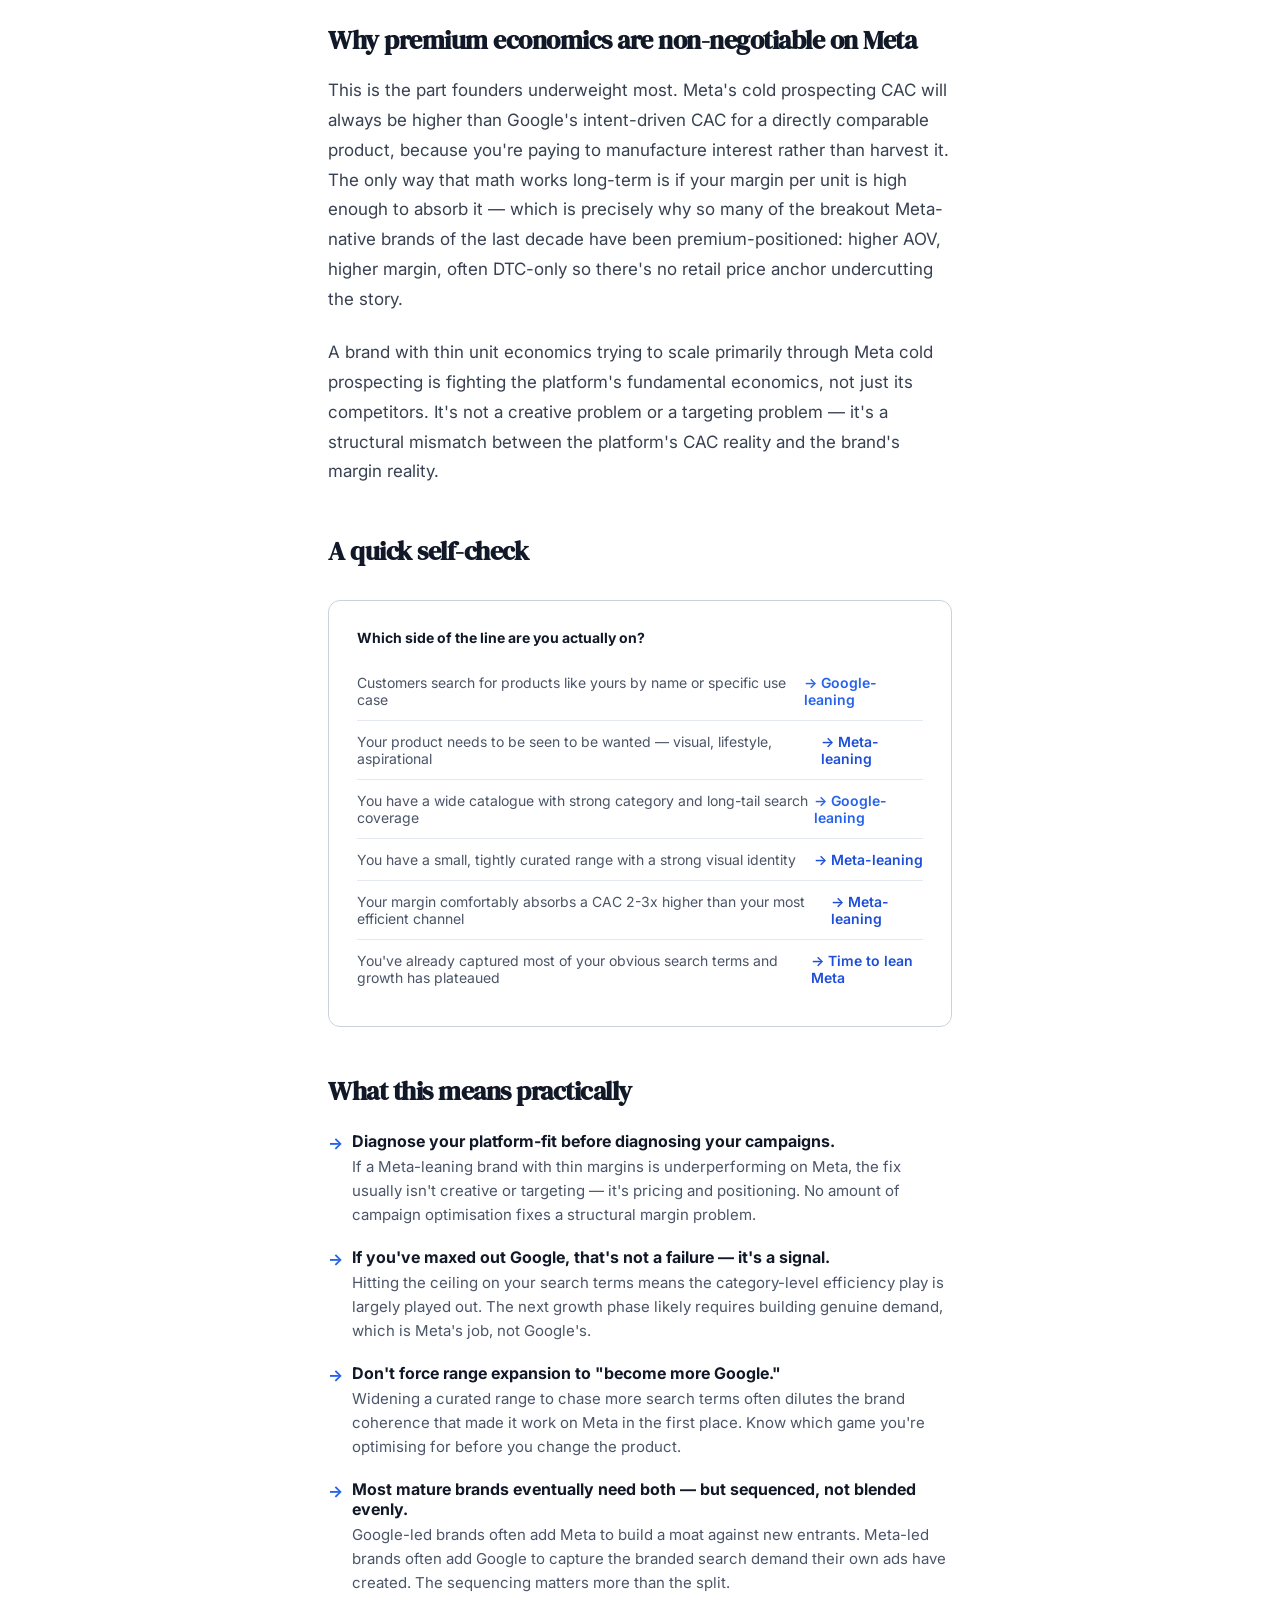
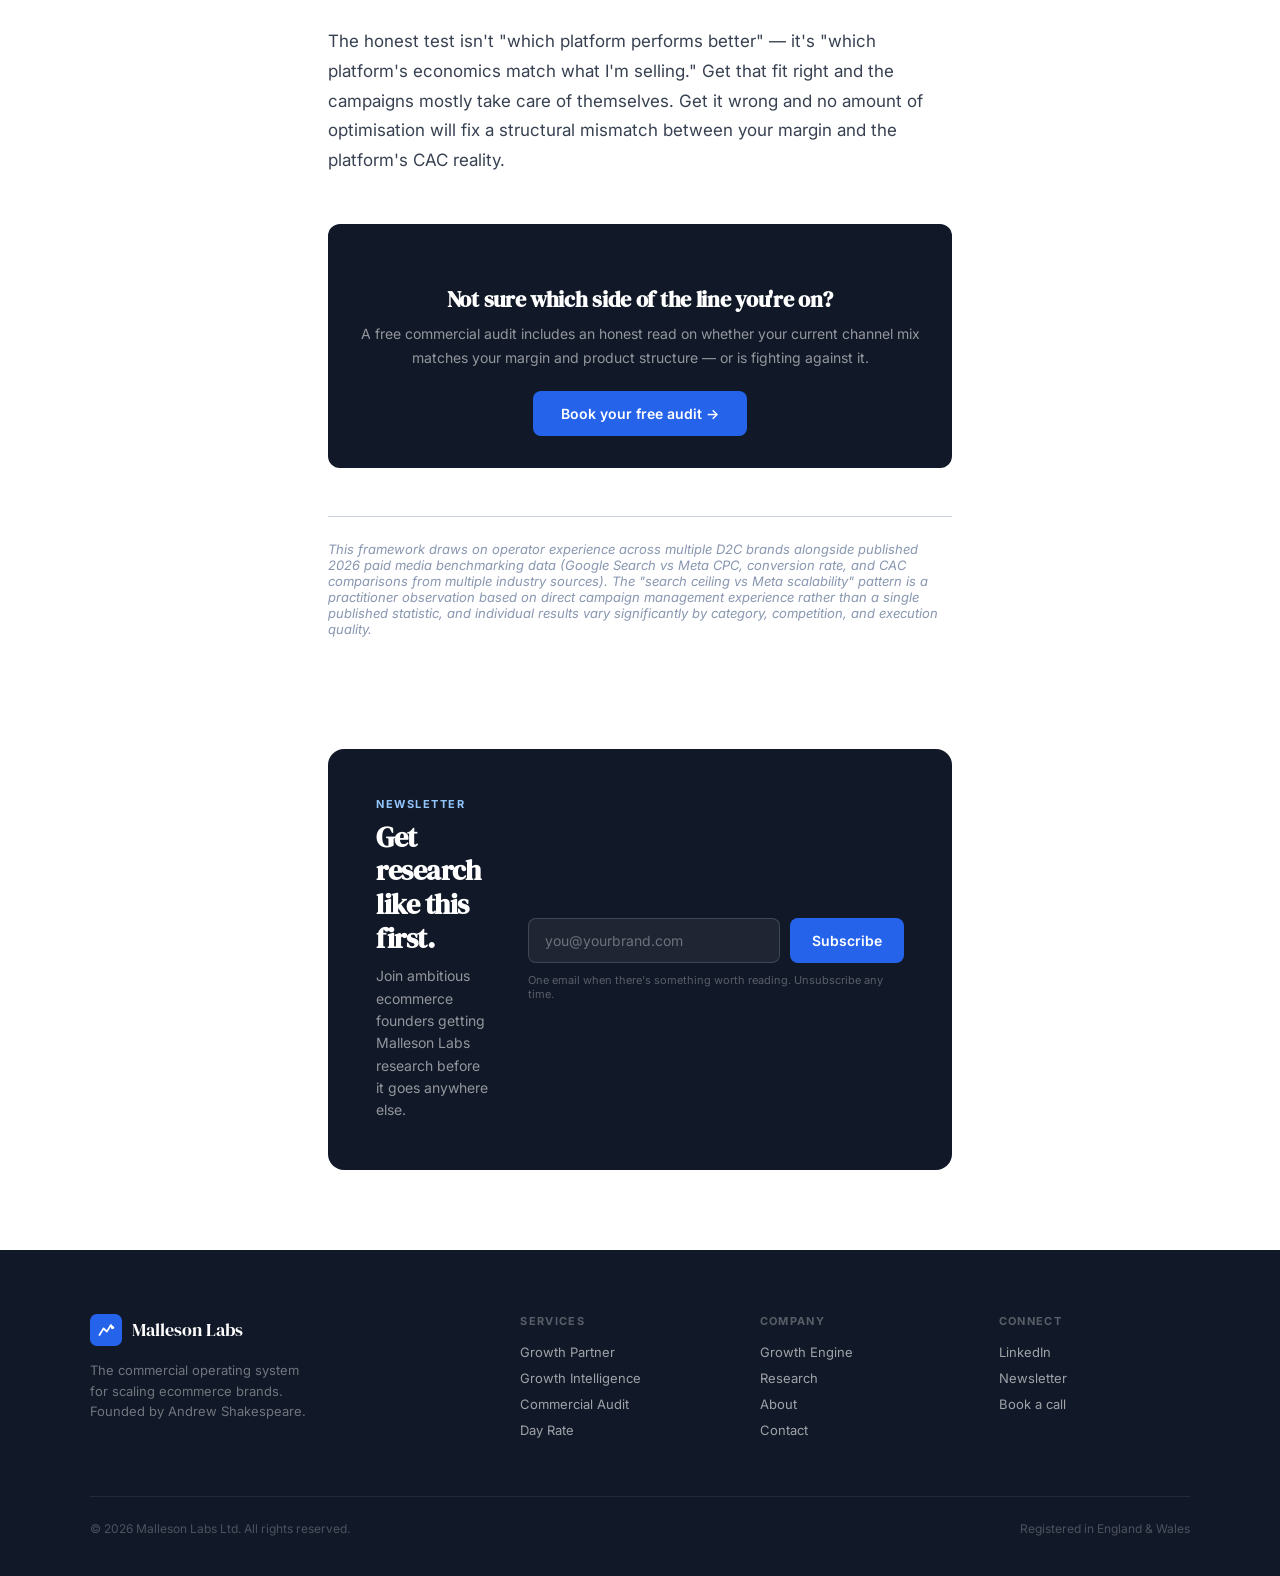
<file: research/google-brand-or-meta.html>
<!DOCTYPE html>
<html lang="en">
<head>
<meta charset="UTF-8">
<meta name="viewport" content="width=device-width, initial-scale=1.0">
<title>Are You a Google Brand or a Meta Brand? — Malleson Labs Research</title>
<link rel="stylesheet" href="../shared.css">
<style>
  .article-header { padding: 140px 48px 0; max-width: 720px; margin: 0 auto; }

  .back-link {
    display: inline-flex; align-items: center; gap: 6px;
    font-size: 13px; color: var(--slate-400); text-decoration: none; margin-bottom: 32px;
  }
  .back-link:hover { color: var(--electric); }

  .article-tag-hero {
    display: inline-block; background: var(--electric-light); border: 1px solid var(--electric-mid); color: var(--electric);
    padding: 4px 12px; border-radius: 100px; font-size: 11px; font-weight: 600; text-transform: uppercase; letter-spacing: 0.06em; margin-bottom: 20px;
  }

  .article-header h1 {
    font-family: 'DM Serif Display', serif;
    font-size: clamp(30px, 4.2vw, 44px);
    letter-spacing: -1.1px; line-height: 1.18;
    color: var(--slate-900); margin-bottom: 20px;
  }

  .article-header .subhead { font-size: 16px; color: var(--slate-500); line-height: 1.6; margin-bottom: 28px; }

  .article-meta-row {
    display: flex; align-items: center; gap: 16px;
    padding-bottom: 32px; margin-bottom: 32px;
    border-bottom: 1px solid var(--slate-200);
  }

  .author-chip { display: flex; align-items: center; gap: 10px; }

  .author-avatar {
    width: 36px; height: 36px; border-radius: 50%; background: var(--slate-900);
    display: flex; align-items: center; justify-content: center;
    font-family: 'DM Serif Display', serif; font-size: 14px; color: var(--white);
  }

  .author-name { font-size: 13px; font-weight: 600; color: var(--slate-900); }
  .article-date { font-size: 13px; color: var(--slate-400); }
  .read-time { font-size: 13px; color: var(--slate-400); }

  .article-body-content { max-width: 720px; margin: 0 auto; padding: 0 48px 48px; }

  .article-body-content p { font-size: 17px; line-height: 1.75; color: var(--slate-700); margin-bottom: 24px; }
  .article-body-content p.lede { font-size: 19px; color: var(--slate-800); }

  .article-body-content h2 {
    font-family: 'DM Serif Display', serif;
    font-size: 26px; color: var(--slate-900);
    letter-spacing: -0.5px; margin: 48px 0 20px;
    line-height: 1.25;
  }

  .article-body-content h3 { font-size: 15px; font-weight: 700; color: var(--slate-900); margin: 28px 0 10px; }

  /* Comparison table */
  .compare-table {
    margin: 32px 0; border: 1px solid var(--slate-200); border-radius: 12px; overflow: hidden;
  }

  .compare-row { display: grid; grid-template-columns: 1fr 1fr 1fr; }

  .compare-row.header { background: var(--slate-900); }
  .compare-row.header div { color: var(--white); font-size: 12px; font-weight: 700; text-transform: uppercase; letter-spacing: 0.06em; padding: 16px 20px; }

  .compare-row:not(.header) div { padding: 16px 20px; font-size: 14px; color: var(--slate-700); line-height: 1.5; border-top: 1px solid var(--slate-200); }

  .compare-row:not(.header) div:first-child { font-weight: 600; color: var(--slate-900); background: var(--off-white); }
  .compare-row:not(.header) div:nth-child(2) { border-right: 1px solid var(--slate-200); }

  /* Charts */
  .chart-block {
    margin: 40px 0; border: 1px solid var(--slate-200); border-radius: 12px; overflow: hidden; background: var(--off-white);
  }
  .chart-block-header { padding: 20px 24px 0; }
  .chart-title { font-size: 13px; font-weight: 700; color: var(--slate-900); margin-bottom: 4px; }
  .chart-subtitle { font-size: 12px; color: var(--slate-400); margin-bottom: 16px; }
  .chart-visual { padding: 0 24px 24px; }
  .chart-svg-wrap { background: var(--white); border-radius: 8px; padding: 20px; }
  .chart-caption {
    font-size: 12px; color: var(--slate-400); padding: 12px 24px;
    border-top: 1px solid var(--slate-200); font-style: italic;
  }

  .pull-quote {
    margin: 40px 0; padding: 28px 32px;
    background: var(--electric-light); border-left: 3px solid var(--electric); border-radius: 0 8px 8px 0;
  }
  .pull-quote p {
    font-family: 'DM Serif Display', serif; font-size: 21px; font-style: italic; color: var(--slate-900); line-height: 1.4; margin: 0;
  }

  /* Quiz-style self-check */
  .self-check {
    margin: 32px 0; background: var(--white); border: 1px solid var(--slate-200); border-radius: 12px; padding: 28px;
  }

  .self-check-title { font-size: 14px; font-weight: 700; color: var(--slate-900); margin-bottom: 16px; }

  .self-check-row {
    display: flex; justify-content: space-between; align-items: center;
    padding: 12px 0; border-bottom: 1px solid var(--slate-100);
    font-size: 14px;
  }

  .self-check-row:last-child { border-bottom: none; }

  .self-check-label { color: var(--slate-600); }
  .self-check-google { color: var(--electric); font-weight: 600; }
  .self-check-meta { color: #1D4ED8; font-weight: 600; }

  .implications-list { list-style: none; display: flex; flex-direction: column; gap: 20px; margin: 24px 0 32px; }
  .implications-list li { padding-left: 24px; position: relative; }
  .implications-list li::before { content: '→'; position: absolute; left: 0; top: 2px; color: var(--electric); font-weight: 700; }
  .implications-list strong { display: block; font-size: 16px; color: var(--slate-900); margin-bottom: 4px; }
  .implications-list span { font-size: 15px; color: var(--slate-600); line-height: 1.6; }

  .article-footnote {
    font-size: 13px; color: var(--slate-400); font-style: italic;
    margin-top: 48px; padding-top: 24px; border-top: 1px solid var(--slate-200);
  }

  .inline-cta { margin: 48px 0; background: var(--slate-900); border-radius: 12px; padding: 32px; text-align: center; }
  .inline-cta h3 { font-family: 'DM Serif Display', serif; font-size: 22px; color: var(--white); margin-bottom: 8px; letter-spacing: -0.3px; }
  .inline-cta p { font-size: 14px; color: rgba(255,255,255,0.55); margin-bottom: 20px; }

  .newsletter-wrap { max-width: 720px; margin: 64px auto 0; padding: 0 48px 80px; }

  @media (max-width: 768px) {
    .article-header { padding: 100px 20px 0; }
    .article-body-content { padding: 0 20px 40px; }
    .newsletter-wrap { padding: 0 20px 56px; margin-top: 48px; }
    .pull-quote p { font-size: 18px; }
    .compare-row { grid-template-columns: 1fr; }
    .compare-row:not(.header) div:nth-child(2) { border-right: none; }
    .compare-row.header { display: none; }
    .compare-row:not(.header) div:first-child { border-top: 2px solid var(--slate-900); }
  }
</style>
</head>
<body>

<!-- NAV -->
<nav>
  <a href="../index.html" class="nav-logo">
    <div class="nav-icon">
      <svg viewBox="0 0 22 22" fill="none">
        <path d="M3 17L8 9L12 13L17 5L19 8" stroke="white" stroke-width="2.2" stroke-linecap="round" stroke-linejoin="round"/>
        <circle cx="19" cy="8" r="2" fill="white"/>
      </svg>
    </div>
    <span class="nav-name">Malleson Labs</span>
  </a>
  <div class="nav-links">
    <a href="../index.html#services">Services</a>
    <a href="../index.html#engine">Growth Engine</a>
    <a href="../index.html#founder">About</a>
    <a href="../research.html" class="active">Research</a>
    <a href="../index.html#book" class="nav-cta">Book a free audit</a>
  </div>
</nav>

<div class="article-header">
  <a href="../research.html" class="back-link">← Back to Research</a>
  <div class="article-tag-hero">Paid Media</div>
  <h1>Are you a Google brand or a Meta brand?</h1>
  <p class="subhead">Most ecommerce founders treat Google and Meta as two budget lines on the same spreadsheet. They're actually two different business models — and most brands are structurally built for one, not both.</p>
  <div class="article-meta-row">
    <div class="author-chip">
      <div class="author-avatar">AS</div>
      <div class="author-name">Andrew Shakespeare</div>
    </div>
    <div class="article-date">June 2026</div>
    <div class="read-time">6 min read</div>
  </div>
</div>

<div class="article-body-content">

  <p class="lede">Spend enough years running paid media across ecommerce brands and a pattern becomes impossible to ignore. Some brands are built for Google. Some are built for Meta. And the ones that try to be both, evenly, usually underperform on each.</p>

  <p>This isn't a platform preference. It's a structural fit between what a brand sells, how it's priced, and the economics each platform demands in return for working with it. Get the fit wrong and you'll spend years fighting your own ad accounts without understanding why nothing quite clicks.</p>

  <h2>Two different jobs, not two budget lines</h2>

  <p>The mechanism is well understood at a high level: Google Search captures demand that already exists, while Meta creates demand among people who weren't actively looking. Someone searching a specific product name has already decided what they want — Google's job is simply to be there. Meta's job is harder: interrupt someone mid-scroll and convince them they have a want they hadn't articulated yet.</p>

  <p>That difference in job shows up directly in cost. Average Google Search CPCs run roughly three times higher than Meta CPCs, and Google typically converts at a meaningfully higher rate per click because the visitor arrives with intent already formed. Meta's retargeting layer narrows that gap — warm Meta audiences can convert at close to Google Search rates while costing 40-60% less per click — but cold Meta traffic, the kind that actually grows a customer base rather than just harvesting existing demand, plays an entirely different economic game.</p>

  <div class="chart-block">
    <div class="chart-block-header">
      <div class="chart-title">The Funnel Job Each Platform Actually Does</div>
      <div class="chart-subtitle">Relative cost and conversion characteristics by traffic type</div>
    </div>
    <div class="chart-visual">
      <div class="chart-svg-wrap">
        <svg viewBox="0 0 600 260" style="width:100%;height:auto;">
          <line x1="170" y1="20" x2="170" y2="220" stroke="#E4E8EF" stroke-width="1"/>

          <text x="160" y="44" text-anchor="end" font-size="12" fill="#374151" font-family="Inter">Google Search (intent)</text>
          <rect x="170" y="32" width="300" height="24" fill="#2563EB" rx="3"/>
          <text x="478" y="49" font-size="11" fill="#1D4ED8" font-family="Inter">High CPC · High conversion</text>

          <text x="160" y="84" text-anchor="end" font-size="12" fill="#374151" font-family="Inter">Meta retargeting (warm)</text>
          <rect x="170" y="72" width="220" height="24" fill="#60A5FA" rx="3"/>
          <text x="398" y="89" font-size="11" fill="#1D4ED8" font-family="Inter">Mid CPC · Near-Google conversion</text>

          <text x="160" y="124" text-anchor="end" font-size="12" fill="#374151" font-family="Inter">Meta cold prospecting</text>
          <rect x="170" y="112" width="100" height="24" fill="#BFDBFE" rx="3"/>
          <text x="278" y="129" font-size="11" fill="#1D4ED8" font-family="Inter">Low CPC · Low conversion</text>

          <text x="160" y="164" text-anchor="end" font-size="12" fill="#374151" font-family="Inter">Google Shopping/PMax</text>
          <rect x="170" y="152" width="240" height="24" fill="#94A3B8" rx="3"/>
          <text x="418" y="169" font-size="11" fill="#374151" font-family="Inter">Mixed intent · Inventory-led</text>

          <text x="300" y="210" text-anchor="middle" font-size="11" fill="#8896B0" font-family="Inter">Bar length is illustrative of relative cost-per-click, not to scale</text>
        </svg>
      </div>
    </div>
    <div class="chart-caption">Synthesised from multiple 2026 paid media benchmarking sources comparing Google Search and Meta cost/conversion characteristics.</div>
  </div>

  <h2>The pattern: what makes a brand skew one way</h2>

  <p>Once you've run enough accounts, the brands that thrive on each platform start to look distinctly different from each other — not in category, but in structure. Here's the pattern as I've seen it play out repeatedly.</p>

  <div class="compare-table">
    <div class="compare-row header">
      <div>Characteristic</div>
      <div>Google-leaning brand</div>
      <div>Meta-leaning brand</div>
    </div>
    <div class="compare-row">
      <div>Price position</div>
      <div>Competitive, value or mid-market — wins on being findable and well-priced when someone already wants the category</div>
      <div>Premium — needs margin to absorb a higher blended CAC from demand creation, not demand capture</div>
    </div>
    <div class="compare-row">
      <div>Range</div>
      <div>Wide — more SKUs means more search terms to own, more long-tail queries, more category coverage</div>
      <div>Narrow, curated — a tight, visually coherent range is easier to make scroll-stopping and brand-led</div>
    </div>
    <div class="compare-row">
      <div>Buyer behaviour</div>
      <div>Buyer already knows what they want, searches for it by name or category</div>
      <div>Buyer didn't know they wanted it until the ad created the desire</div>
    </div>
    <div class="compare-row">
      <div>Ceiling</div>
      <div>Efficient, but capped by category search volume — once you own your terms, growth requires entering new categories</div>
      <div>Far more scalable — audience size isn't the constraint, ad spend and creative supply are</div>
    </div>
    <div class="compare-row">
      <div>What breaks it</div>
      <div>Entering a tight niche with low search volume — you max out efficiency fast with nowhere left to scale</div>
      <div>Thin margins — if the product can't absorb cold-traffic CAC, Meta-led growth becomes unprofitable fast</div>
    </div>
  </div>

  <p>Notice the asymmetry in the "ceiling" row. Google is the more efficient channel almost everywhere, but efficiency and scalability aren't the same thing. A brand selling into a well-defined, smaller category can dominate its search terms quickly — and then has nowhere further to go on that platform. Meta has no such category ceiling. The constraint on Meta isn't audience size, it's whether your margin can fund the cost of creating demand rather than simply capturing it.</p>

  <div class="pull-quote">
    <p>"Google rewards being found. Meta rewards being wanted. Those require almost opposite muscles to build."</p>
  </div>

  <h2>Why premium economics are non-negotiable on Meta</h2>

  <p>This is the part founders underweight most. Meta's cold prospecting CAC will always be higher than Google's intent-driven CAC for a directly comparable product, because you're paying to manufacture interest rather than harvest it. The only way that math works long-term is if your margin per unit is high enough to absorb it — which is precisely why so many of the breakout Meta-native brands of the last decade have been premium-positioned: higher AOV, higher margin, often DTC-only so there's no retail price anchor undercutting the story.</p>

  <p>A brand with thin unit economics trying to scale primarily through Meta cold prospecting is fighting the platform's fundamental economics, not just its competitors. It's not a creative problem or a targeting problem — it's a structural mismatch between the platform's CAC reality and the brand's margin reality.</p>

  <h2>A quick self-check</h2>

  <div class="self-check">
    <div class="self-check-title">Which side of the line are you actually on?</div>
    <div class="self-check-row">
      <div class="self-check-label">Customers search for products like yours by name or specific use case</div>
      <div class="self-check-google">→ Google-leaning</div>
    </div>
    <div class="self-check-row">
      <div class="self-check-label">Your product needs to be seen to be wanted — visual, lifestyle, aspirational</div>
      <div class="self-check-meta">→ Meta-leaning</div>
    </div>
    <div class="self-check-row">
      <div class="self-check-label">You have a wide catalogue with strong category and long-tail search coverage</div>
      <div class="self-check-google">→ Google-leaning</div>
    </div>
    <div class="self-check-row">
      <div class="self-check-label">You have a small, tightly curated range with a strong visual identity</div>
      <div class="self-check-meta">→ Meta-leaning</div>
    </div>
    <div class="self-check-row">
      <div class="self-check-label">Your margin comfortably absorbs a CAC 2-3x higher than your most efficient channel</div>
      <div class="self-check-meta">→ Meta-leaning</div>
    </div>
    <div class="self-check-row">
      <div class="self-check-label">You've already captured most of your obvious search terms and growth has plateaued</div>
      <div class="self-check-meta">→ Time to lean Meta</div>
    </div>
  </div>

  <h2>What this means practically</h2>

  <ul class="implications-list">
    <li>
      <strong>Diagnose your platform-fit before diagnosing your campaigns.</strong>
      <span>If a Meta-leaning brand with thin margins is underperforming on Meta, the fix usually isn't creative or targeting — it's pricing and positioning. No amount of campaign optimisation fixes a structural margin problem.</span>
    </li>
    <li>
      <strong>If you've maxed out Google, that's not a failure — it's a signal.</strong>
      <span>Hitting the ceiling on your search terms means the category-level efficiency play is largely played out. The next growth phase likely requires building genuine demand, which is Meta's job, not Google's.</span>
    </li>
    <li>
      <strong>Don't force range expansion to "become more Google."</strong>
      <span>Widening a curated range to chase more search terms often dilutes the brand coherence that made it work on Meta in the first place. Know which game you're optimising for before you change the product.</span>
    </li>
    <li>
      <strong>Most mature brands eventually need both — but sequenced, not blended evenly.</strong>
      <span>Google-led brands often add Meta to build a moat against new entrants. Meta-led brands often add Google to capture the branded search demand their own ads have created. The sequencing matters more than the split.</span>
    </li>
  </ul>

  <p>The honest test isn't "which platform performs better" — it's "which platform's economics match what I'm selling." Get that fit right and the campaigns mostly take care of themselves. Get it wrong and no amount of optimisation will fix a structural mismatch between your margin and the platform's CAC reality.</p>

  <div class="inline-cta">
    <h3>Not sure which side of the line you're on?</h3>
    <p>A free commercial audit includes an honest read on whether your current channel mix matches your margin and product structure — or is fighting against it.</p>
    <a href="../index.html#book" class="btn-primary">Book your free audit →</a>
  </div>

  <div class="article-footnote">This framework draws on operator experience across multiple D2C brands alongside published 2026 paid media benchmarking data (Google Search vs Meta CPC, conversion rate, and CAC comparisons from multiple industry sources). The "search ceiling vs Meta scalability" pattern is a practitioner observation based on direct campaign management experience rather than a single published statistic, and individual results vary significantly by category, competition, and execution quality.</div>

</div>

<!-- Newsletter -->
<div class="newsletter-wrap">
  <div class="newsletter-banner">
    <div class="newsletter-content">
      <div class="section-eyebrow">Newsletter</div>
      <h3>Get research like this first.</h3>
      <p>Join ambitious ecommerce founders getting Malleson Labs research before it goes anywhere else.</p>
    </div>
    <div class="newsletter-form">
      <div class="newsletter-input-row">
        <input class="newsletter-input" type="email" placeholder="you@yourbrand.com">
        <button class="newsletter-submit">Subscribe</button>
      </div>
      <div class="newsletter-microcopy">One email when there's something worth reading. Unsubscribe any time.</div>
    </div>
  </div>
</div>

<!-- FOOTER -->
<footer>
  <div class="footer-grid">
    <div>
      <div class="footer-logo">
        <div class="footer-logo-icon">
          <svg width="18" height="18" viewBox="0 0 22 22" fill="none">
            <path d="M3 17L8 9L12 13L17 5L19 8" stroke="white" stroke-width="2.2" stroke-linecap="round" stroke-linejoin="round"/>
            <circle cx="19" cy="8" r="2" fill="white"/>
          </svg>
        </div>
        <span class="footer-logo-text">Malleson Labs</span>
      </div>
      <div class="footer-tagline">The commercial operating system for scaling ecommerce brands. Founded by Andrew Shakespeare.</div>
    </div>
    <div class="footer-col">
      <h4>Services</h4>
      <a href="../index.html#services">Growth Partner</a>
      <a href="../index.html#services">Growth Intelligence</a>
      <a href="../index.html#services">Commercial Audit</a>
      <a href="../index.html#services">Day Rate</a>
    </div>
    <div class="footer-col">
      <h4>Company</h4>
      <a href="../index.html#engine">Growth Engine</a>
      <a href="../research.html">Research</a>
      <a href="../index.html#founder">About</a>
      <a href="../index.html#book">Contact</a>
    </div>
    <div class="footer-col">
      <h4>Connect</h4>
      <a href="#">LinkedIn</a>
      <a href="#">Newsletter</a>
      <a href="../index.html#book">Book a call</a>
    </div>
  </div>
  <div class="footer-bottom">
    <p>© 2026 Malleson Labs Ltd. All rights reserved.</p>
    <p>Registered in England & Wales</p>
  </div>
</footer>

<div class="sticky-cta">
  <div class="sticky-cta-inner">
    <span class="sticky-cta-text">Free audit available</span>
    <a href="../index.html#book" class="btn-primary">Book now</a>
  </div>
</div>

</body>
</html>
</file>
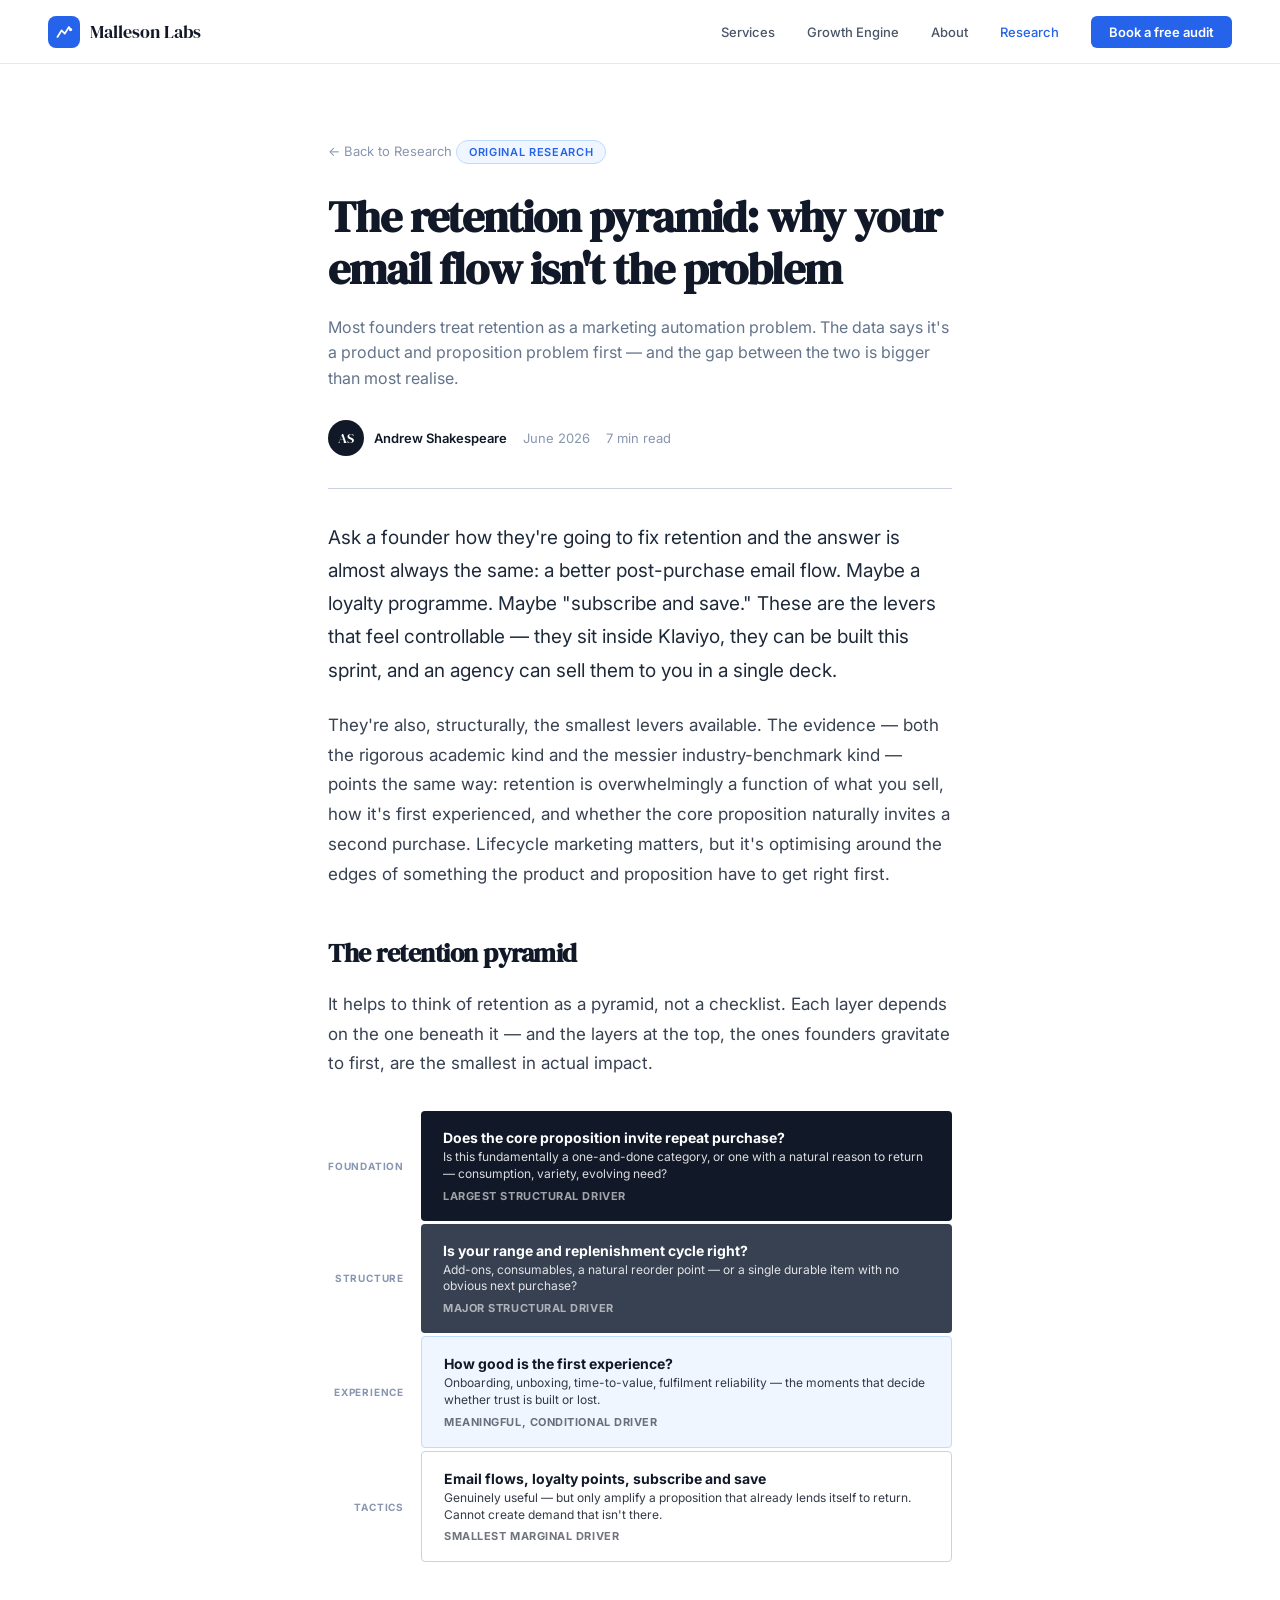
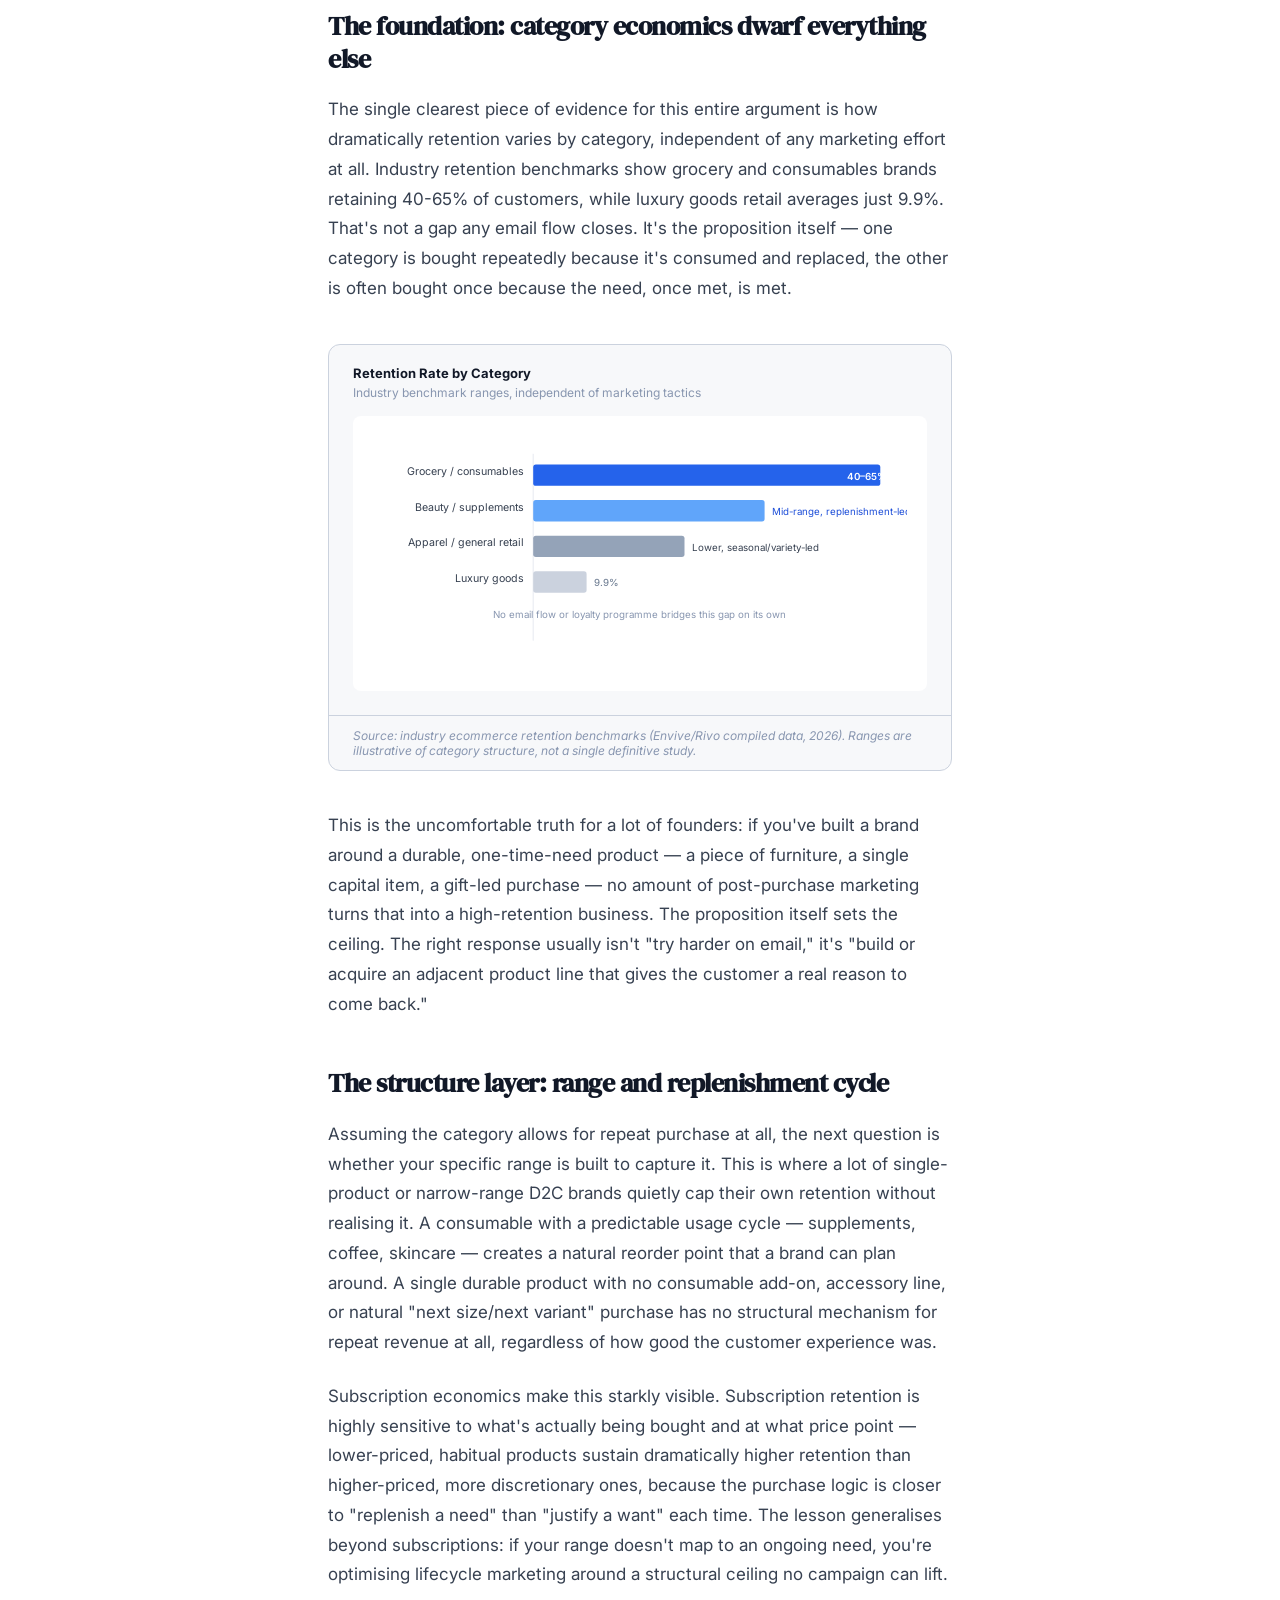
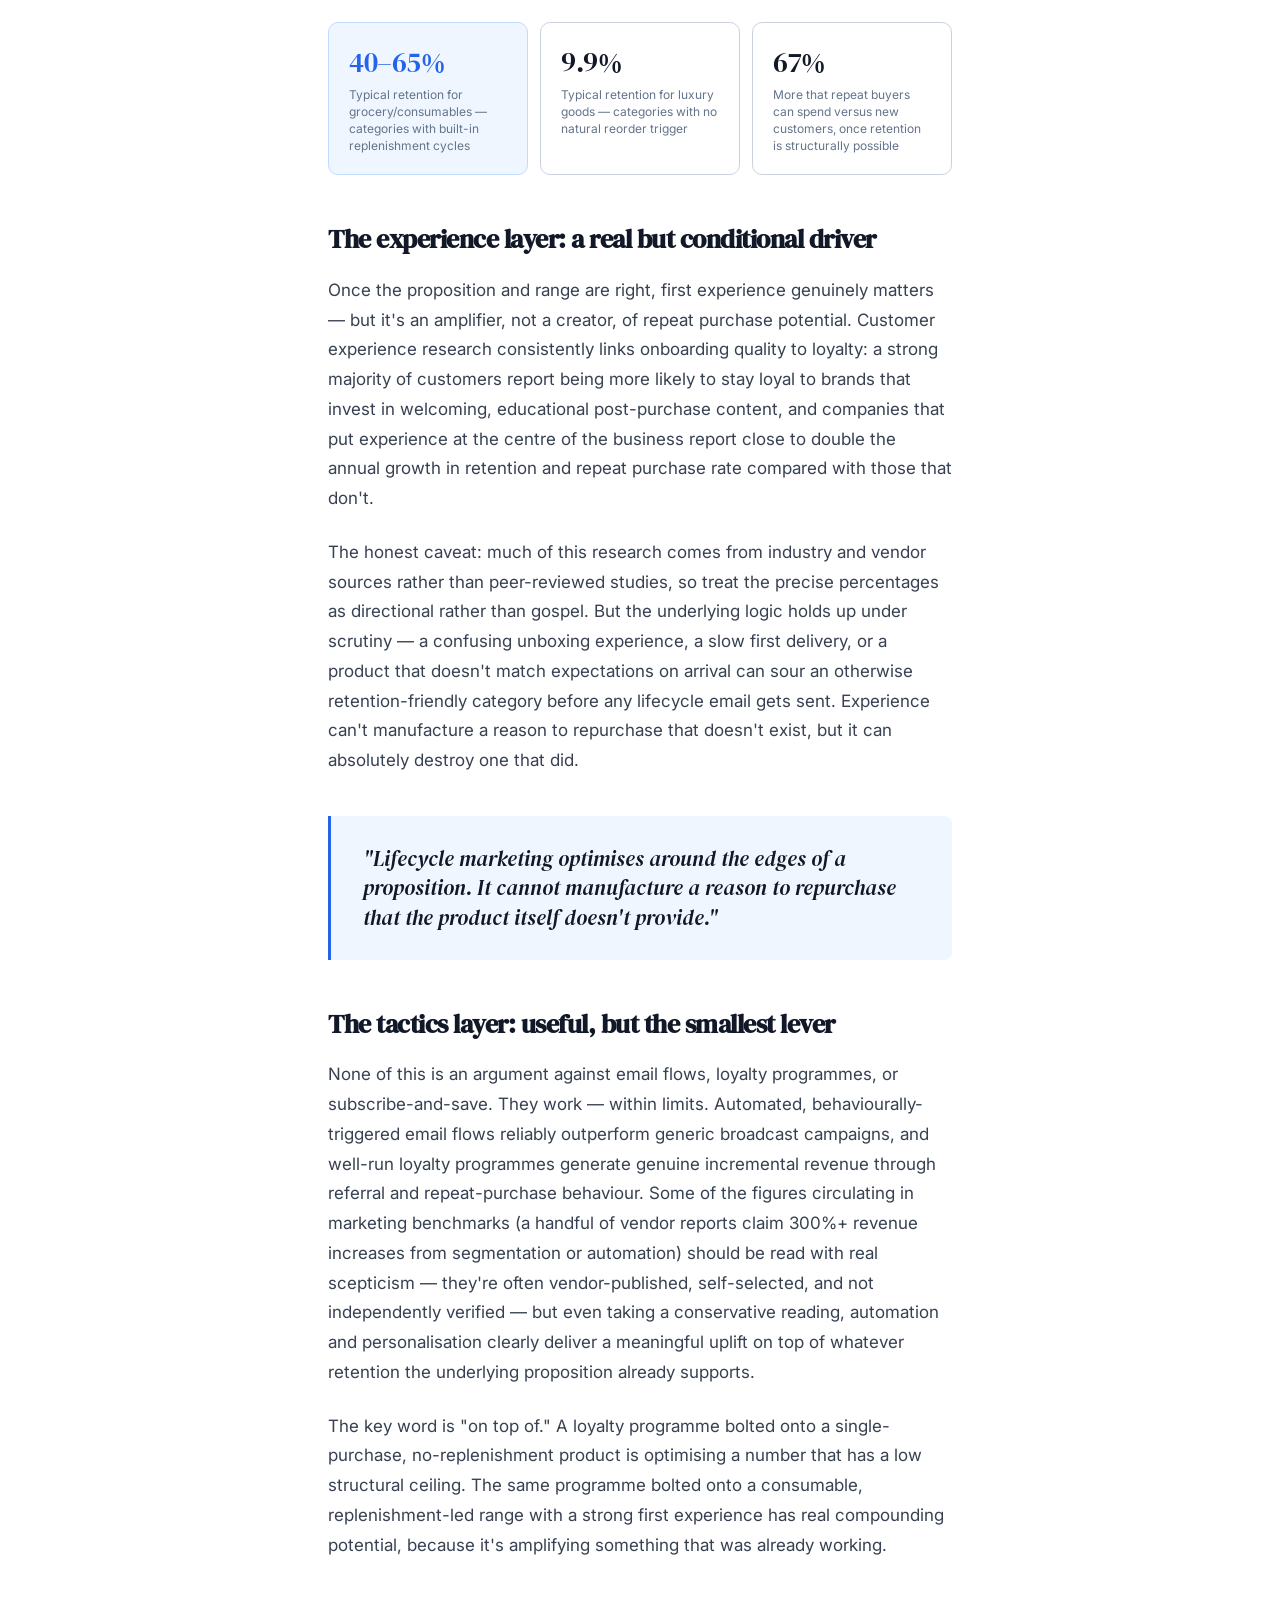
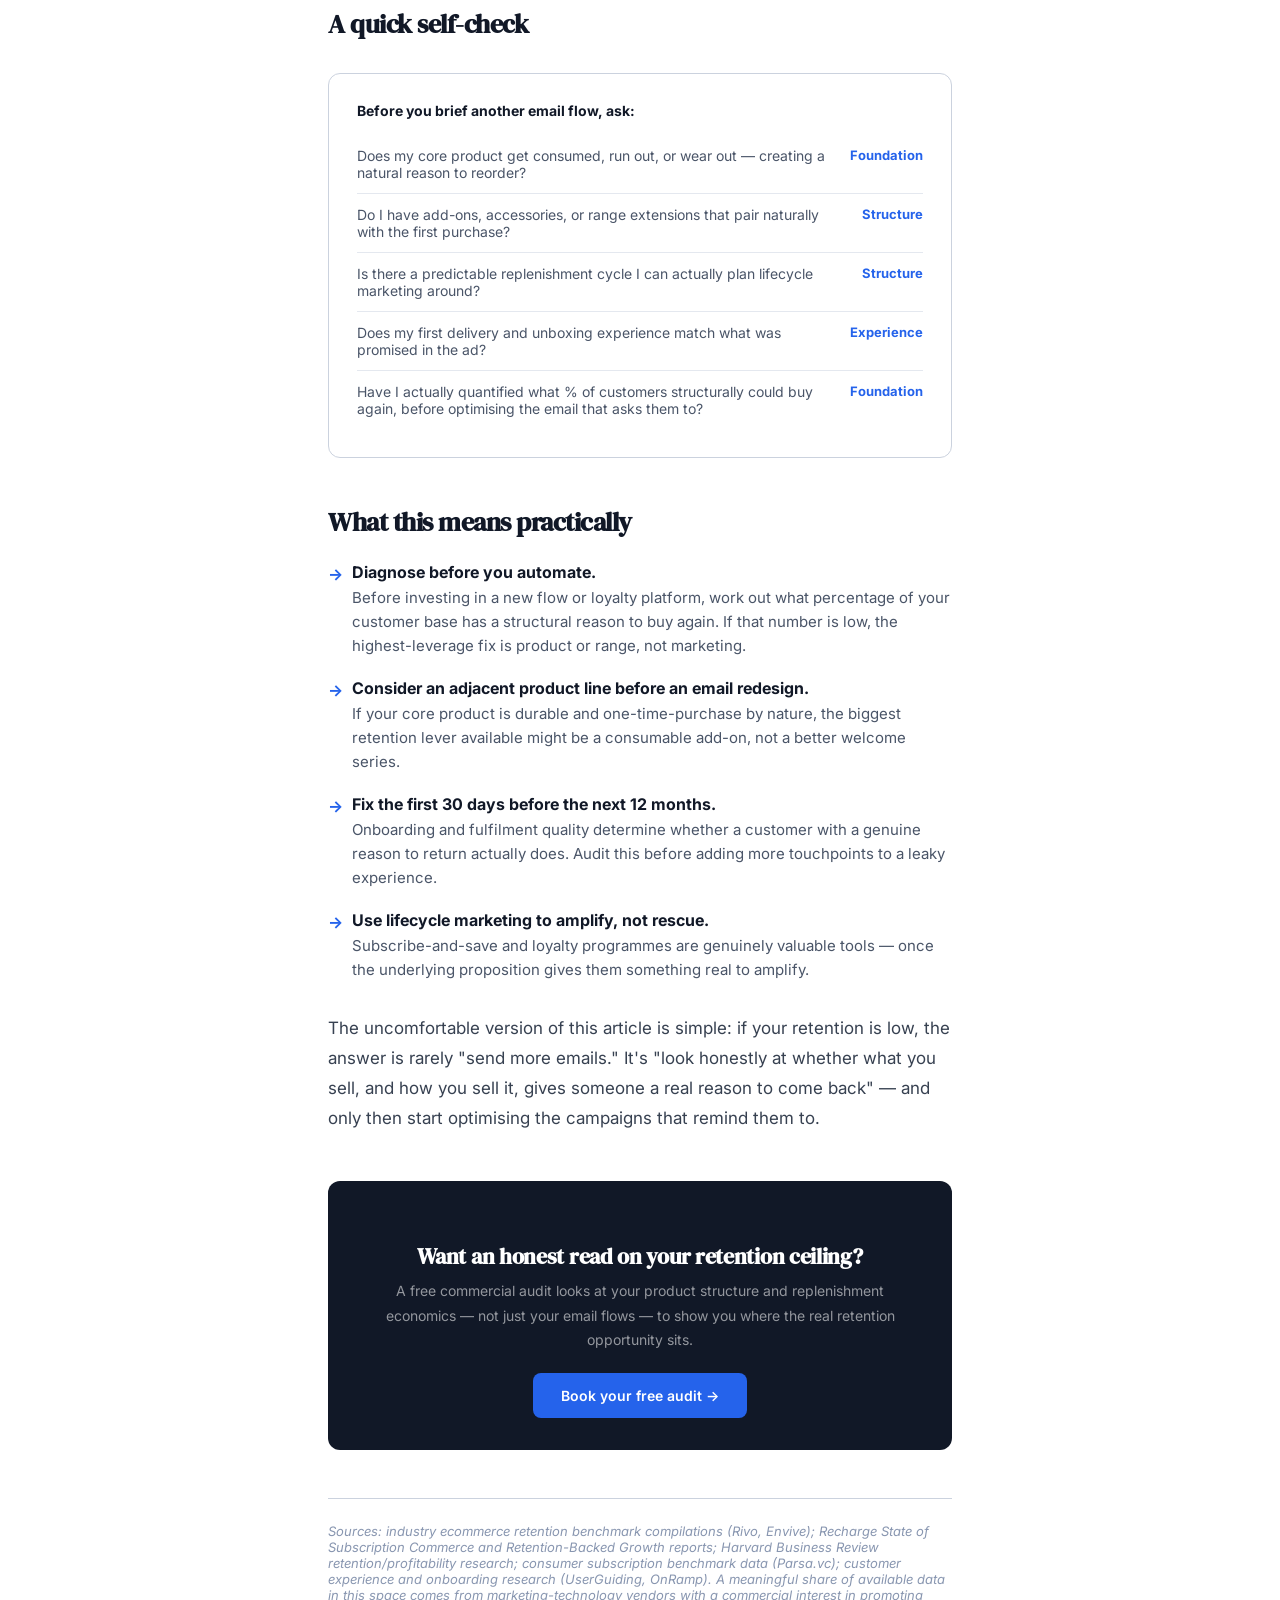
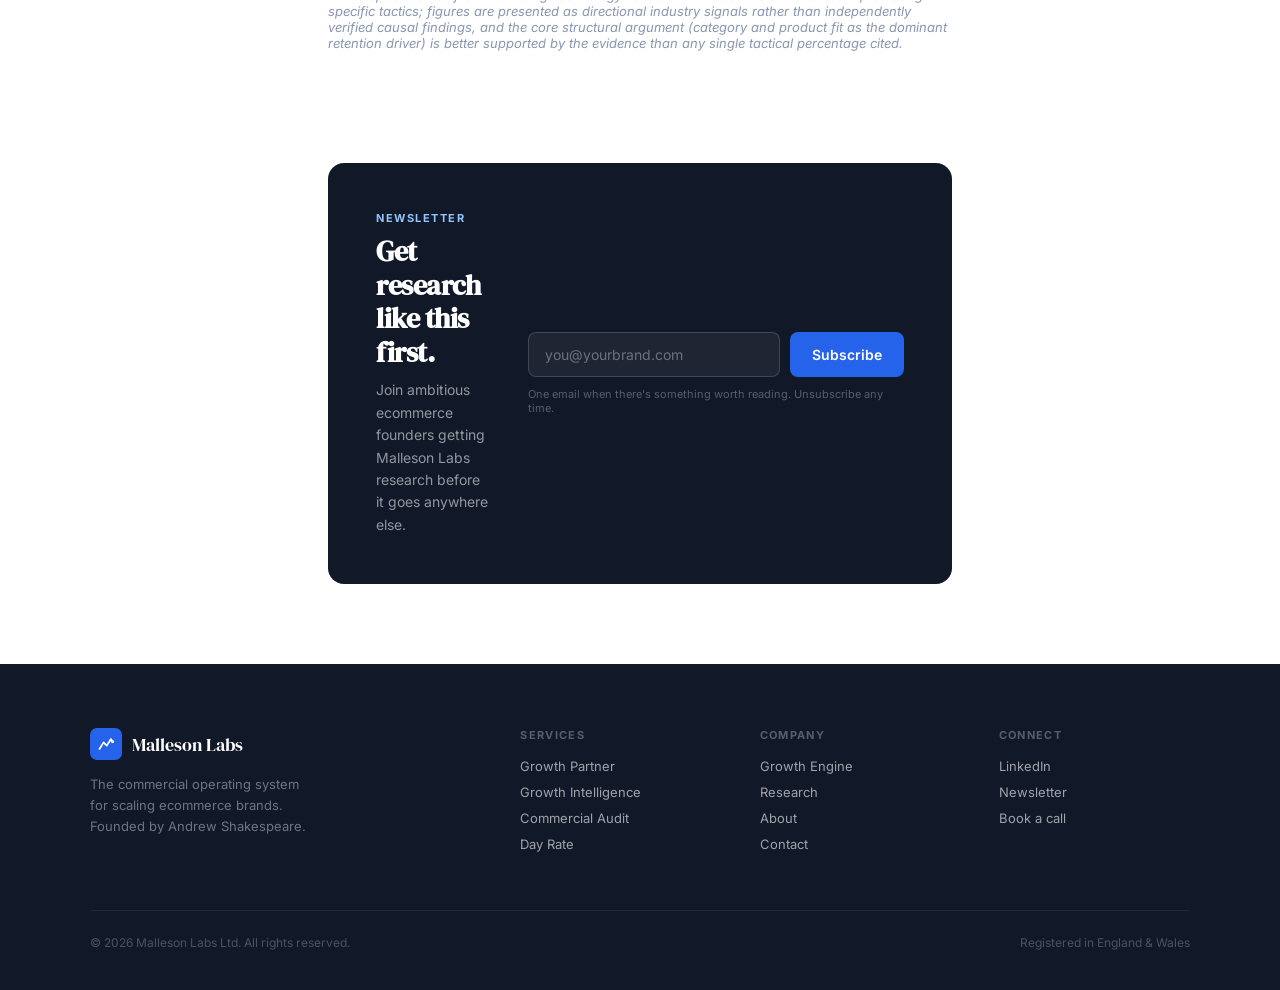
<file: research/retention-pyramid.html>
<!DOCTYPE html>
<html lang="en">
<head>
<meta charset="UTF-8">
<meta name="viewport" content="width=device-width, initial-scale=1.0">
<title>The Retention Pyramid — Malleson Labs Research</title>
<link rel="stylesheet" href="../shared.css">
<style>
  .article-header { padding: 140px 48px 0; max-width: 720px; margin: 0 auto; }

  .back-link {
    display: inline-flex; align-items: center; gap: 6px;
    font-size: 13px; color: var(--slate-400); text-decoration: none; margin-bottom: 32px;
  }
  .back-link:hover { color: var(--electric); }

  .article-tag-hero {
    display: inline-block; background: var(--electric-light); border: 1px solid var(--electric-mid); color: var(--electric);
    padding: 4px 12px; border-radius: 100px; font-size: 11px; font-weight: 600; text-transform: uppercase; letter-spacing: 0.06em; margin-bottom: 20px;
  }

  .article-header h1 {
    font-family: 'DM Serif Display', serif;
    font-size: clamp(30px, 4.2vw, 44px);
    letter-spacing: -1.1px; line-height: 1.18;
    color: var(--slate-900); margin-bottom: 20px;
  }

  .article-header .subhead { font-size: 16px; color: var(--slate-500); line-height: 1.6; margin-bottom: 28px; }

  .article-meta-row {
    display: flex; align-items: center; gap: 16px;
    padding-bottom: 32px; margin-bottom: 32px;
    border-bottom: 1px solid var(--slate-200);
  }

  .author-chip { display: flex; align-items: center; gap: 10px; }

  .author-avatar {
    width: 36px; height: 36px; border-radius: 50%; background: var(--slate-900);
    display: flex; align-items: center; justify-content: center;
    font-family: 'DM Serif Display', serif; font-size: 14px; color: var(--white);
  }

  .author-name { font-size: 13px; font-weight: 600; color: var(--slate-900); }
  .article-date { font-size: 13px; color: var(--slate-400); }
  .read-time { font-size: 13px; color: var(--slate-400); }

  .article-body-content { max-width: 720px; margin: 0 auto; padding: 0 48px 48px; }

  .article-body-content p { font-size: 17px; line-height: 1.75; color: var(--slate-700); margin-bottom: 24px; }
  .article-body-content p.lede { font-size: 19px; color: var(--slate-800); }

  .article-body-content h2 {
    font-family: 'DM Serif Display', serif;
    font-size: 26px; color: var(--slate-900);
    letter-spacing: -0.5px; margin: 48px 0 20px;
    line-height: 1.25;
  }

  .article-body-content h3 { font-size: 15px; font-weight: 700; color: var(--slate-900); margin: 28px 0 10px; }

  /* Pyramid visual */
  .pyramid-visual { margin: 32px 0; display: flex; flex-direction: column; gap: 3px; }

  .pyr-tier { display: flex; align-items: stretch; gap: 3px; }

  .pyr-label {
    width: 90px; flex-shrink: 0; display: flex; align-items: center; justify-content: flex-end; padding-right: 14px;
  }

  .pyr-label span {
    font-size: 10px; font-weight: 700; letter-spacing: 0.08em; text-transform: uppercase; color: var(--slate-400); text-align: right;
  }

  .pyr-block { flex: 1; padding: 18px 22px; border-radius: 4px; }

  .pyr-1 .pyr-block { background: var(--slate-900); color: var(--white); }
  .pyr-2 .pyr-block { background: var(--slate-700); color: var(--white); }
  .pyr-3 .pyr-block { background: var(--electric-light); color: var(--slate-900); border: 1px solid var(--electric-mid); }
  .pyr-4 .pyr-block { background: var(--white); color: var(--slate-900); border: 1px solid var(--slate-200); }

  .pyr-title { font-size: 14px; font-weight: 700; margin-bottom: 3px; }
  .pyr-desc { font-size: 12px; opacity: 0.85; line-height: 1.4; }
  .pyr-weight { font-size: 11px; font-weight: 700; text-transform: uppercase; letter-spacing: 0.05em; opacity: 0.6; margin-top: 6px; }

  /* Charts */
  .chart-block {
    margin: 40px 0; border: 1px solid var(--slate-200); border-radius: 12px; overflow: hidden; background: var(--off-white);
  }
  .chart-block-header { padding: 20px 24px 0; }
  .chart-title { font-size: 13px; font-weight: 700; color: var(--slate-900); margin-bottom: 4px; }
  .chart-subtitle { font-size: 12px; color: var(--slate-400); margin-bottom: 16px; }
  .chart-visual { padding: 0 24px 24px; }
  .chart-svg-wrap { background: var(--white); border-radius: 8px; padding: 20px; }
  .chart-caption {
    font-size: 12px; color: var(--slate-400); padding: 12px 24px;
    border-top: 1px solid var(--slate-200); font-style: italic;
  }

  .pull-quote {
    margin: 40px 0; padding: 28px 32px;
    background: var(--electric-light); border-left: 3px solid var(--electric); border-radius: 0 8px 8px 0;
  }
  .pull-quote p {
    font-family: 'DM Serif Display', serif; font-size: 21px; font-style: italic; color: var(--slate-900); line-height: 1.4; margin: 0;
  }

  .stat-compare-grid { display: grid; grid-template-columns: repeat(3, 1fr); gap: 12px; margin: 32px 0; }

  .stat-compare-card { background: var(--white); border: 1px solid var(--slate-200); border-radius: 10px; padding: 20px; }
  .stat-compare-card.highlight { background: var(--electric-light); border-color: var(--electric-mid); }
  .stat-compare-num { font-family: 'DM Serif Display', serif; font-size: 28px; color: var(--slate-900); letter-spacing: -0.5px; margin-bottom: 6px; }
  .stat-compare-card.highlight .stat-compare-num { color: var(--electric); }
  .stat-compare-label { font-size: 12px; color: var(--slate-500); line-height: 1.4; }

  .self-check {
    margin: 32px 0; background: var(--white); border: 1px solid var(--slate-200); border-radius: 12px; padding: 28px;
  }
  .self-check-title { font-size: 14px; font-weight: 700; color: var(--slate-900); margin-bottom: 16px; }
  .self-check-row {
    display: flex; justify-content: space-between; align-items: flex-start; gap: 16px;
    padding: 12px 0; border-bottom: 1px solid var(--slate-100); font-size: 14px;
  }
  .self-check-row:last-child { border-bottom: none; }
  .self-check-label { color: var(--slate-600); flex: 1; }
  .self-check-q { color: var(--electric); font-weight: 700; flex-shrink: 0; font-size: 13px; }

  .implications-list { list-style: none; display: flex; flex-direction: column; gap: 20px; margin: 24px 0 32px; }
  .implications-list li { padding-left: 24px; position: relative; }
  .implications-list li::before { content: '→'; position: absolute; left: 0; top: 2px; color: var(--electric); font-weight: 700; }
  .implications-list strong { display: block; font-size: 16px; color: var(--slate-900); margin-bottom: 4px; }
  .implications-list span { font-size: 15px; color: var(--slate-600); line-height: 1.6; }

  .article-footnote {
    font-size: 13px; color: var(--slate-400); font-style: italic;
    margin-top: 48px; padding-top: 24px; border-top: 1px solid var(--slate-200);
  }

  .inline-cta { margin: 48px 0; background: var(--slate-900); border-radius: 12px; padding: 32px; text-align: center; }
  .inline-cta h3 { font-family: 'DM Serif Display', serif; font-size: 22px; color: var(--white); margin-bottom: 8px; letter-spacing: -0.3px; }
  .inline-cta p { font-size: 14px; color: rgba(255,255,255,0.55); margin-bottom: 20px; }

  .newsletter-wrap { max-width: 720px; margin: 64px auto 0; padding: 0 48px 80px; }

  @media (max-width: 768px) {
    .article-header { padding: 100px 20px 0; }
    .article-body-content { padding: 0 20px 40px; }
    .newsletter-wrap { padding: 0 20px 56px; margin-top: 48px; }
    .pull-quote p { font-size: 18px; }
    .stat-compare-grid { grid-template-columns: 1fr; }
    .pyr-label { width: 64px; }
    .pyr-label span { font-size: 9px; }
  }
</style>
</head>
<body>

<!-- NAV -->
<nav>
  <a href="../index.html" class="nav-logo">
    <div class="nav-icon">
      <svg viewBox="0 0 22 22" fill="none">
        <path d="M3 17L8 9L12 13L17 5L19 8" stroke="white" stroke-width="2.2" stroke-linecap="round" stroke-linejoin="round"/>
        <circle cx="19" cy="8" r="2" fill="white"/>
      </svg>
    </div>
    <span class="nav-name">Malleson Labs</span>
  </a>
  <div class="nav-links">
    <a href="../index.html#services">Services</a>
    <a href="../index.html#engine">Growth Engine</a>
    <a href="../index.html#founder">About</a>
    <a href="../research.html" class="active">Research</a>
    <a href="../index.html#book" class="nav-cta">Book a free audit</a>
  </div>
</nav>

<div class="article-header">
  <a href="../research.html" class="back-link">← Back to Research</a>
  <div class="article-tag-hero">Original Research</div>
  <h1>The retention pyramid: why your email flow isn't the problem</h1>
  <p class="subhead">Most founders treat retention as a marketing automation problem. The data says it's a product and proposition problem first — and the gap between the two is bigger than most realise.</p>
  <div class="article-meta-row">
    <div class="author-chip">
      <div class="author-avatar">AS</div>
      <div class="author-name">Andrew Shakespeare</div>
    </div>
    <div class="article-date">June 2026</div>
    <div class="read-time">7 min read</div>
  </div>
</div>

<div class="article-body-content">

  <p class="lede">Ask a founder how they're going to fix retention and the answer is almost always the same: a better post-purchase email flow. Maybe a loyalty programme. Maybe "subscribe and save." These are the levers that feel controllable — they sit inside Klaviyo, they can be built this sprint, and an agency can sell them to you in a single deck.</p>

  <p>They're also, structurally, the smallest levers available. The evidence — both the rigorous academic kind and the messier industry-benchmark kind — points the same way: retention is overwhelmingly a function of what you sell, how it's first experienced, and whether the core proposition naturally invites a second purchase. Lifecycle marketing matters, but it's optimising around the edges of something the product and proposition have to get right first.</p>

  <h2>The retention pyramid</h2>

  <p>It helps to think of retention as a pyramid, not a checklist. Each layer depends on the one beneath it — and the layers at the top, the ones founders gravitate to first, are the smallest in actual impact.</p>

  <div class="pyramid-visual">
    <div class="pyr-tier pyr-1">
      <div class="pyr-label"><span>Foundation</span></div>
      <div class="pyr-block">
        <div class="pyr-title">Does the core proposition invite repeat purchase?</div>
        <div class="pyr-desc">Is this fundamentally a one-and-done category, or one with a natural reason to return — consumption, variety, evolving need?</div>
        <div class="pyr-weight">Largest structural driver</div>
      </div>
    </div>
    <div class="pyr-tier pyr-2">
      <div class="pyr-label"><span>Structure</span></div>
      <div class="pyr-block">
        <div class="pyr-title">Is your range and replenishment cycle right?</div>
        <div class="pyr-desc">Add-ons, consumables, a natural reorder point — or a single durable item with no obvious next purchase?</div>
        <div class="pyr-weight">Major structural driver</div>
      </div>
    </div>
    <div class="pyr-tier pyr-3">
      <div class="pyr-label"><span>Experience</span></div>
      <div class="pyr-block">
        <div class="pyr-title">How good is the first experience?</div>
        <div class="pyr-desc">Onboarding, unboxing, time-to-value, fulfilment reliability — the moments that decide whether trust is built or lost.</div>
        <div class="pyr-weight">Meaningful, conditional driver</div>
      </div>
    </div>
    <div class="pyr-tier pyr-4">
      <div class="pyr-label"><span>Tactics</span></div>
      <div class="pyr-block">
        <div class="pyr-title">Email flows, loyalty points, subscribe and save</div>
        <div class="pyr-desc">Genuinely useful — but only amplify a proposition that already lends itself to return. Cannot create demand that isn't there.</div>
        <div class="pyr-weight">Smallest marginal driver</div>
      </div>
    </div>
  </div>

  <h2>The foundation: category economics dwarf everything else</h2>

  <p>The single clearest piece of evidence for this entire argument is how dramatically retention varies by category, independent of any marketing effort at all. Industry retention benchmarks show grocery and consumables brands retaining 40-65% of customers, while luxury goods retail averages just 9.9%. That's not a gap any email flow closes. It's the proposition itself — one category is bought repeatedly because it's consumed and replaced, the other is often bought once because the need, once met, is met.</p>

  <div class="chart-block">
    <div class="chart-block-header">
      <div class="chart-title">Retention Rate by Category</div>
      <div class="chart-subtitle">Industry benchmark ranges, independent of marketing tactics</div>
    </div>
    <div class="chart-visual">
      <div class="chart-svg-wrap">
        <svg viewBox="0 0 600 260" style="width:100%;height:auto;">
          <line x1="180" y1="20" x2="180" y2="230" stroke="#E4E8EF" stroke-width="1"/>

          <text x="170" y="44" text-anchor="end" font-size="12" fill="#374151" font-family="Inter">Grocery / consumables</text>
          <rect x="180" y="32" width="390" height="24" fill="#2563EB" rx="3"/>
          <text x="578" y="49" text-anchor="end" font-size="11" fill="white" font-family="Inter" font-weight="600">40–65%</text>

          <text x="170" y="84" text-anchor="end" font-size="12" fill="#374151" font-family="Inter">Beauty / supplements</text>
          <rect x="180" y="72" width="260" height="24" fill="#60A5FA" rx="3"/>
          <text x="448" y="89" font-size="11" fill="#1D4ED8" font-family="Inter">Mid-range, replenishment-led</text>

          <text x="170" y="124" text-anchor="end" font-size="12" fill="#374151" font-family="Inter">Apparel / general retail</text>
          <rect x="180" y="112" width="170" height="24" fill="#94A3B8" rx="3"/>
          <text x="358" y="129" font-size="11" fill="#374151" font-family="Inter">Lower, seasonal/variety-led</text>

          <text x="170" y="164" text-anchor="end" font-size="12" fill="#374151" font-family="Inter">Luxury goods</text>
          <rect x="180" y="152" width="60" height="24" fill="#CBD2DE" rx="3"/>
          <text x="248" y="169" font-size="11" fill="#64748B" font-family="Inter">9.9%</text>

          <text x="300" y="205" text-anchor="middle" font-size="11" fill="#8896B0" font-family="Inter">No email flow or loyalty programme bridges this gap on its own</text>
        </svg>
      </div>
    </div>
    <div class="chart-caption">Source: industry ecommerce retention benchmarks (Envive/Rivo compiled data, 2026). Ranges are illustrative of category structure, not a single definitive study.</div>
  </div>

  <p>This is the uncomfortable truth for a lot of founders: if you've built a brand around a durable, one-time-need product — a piece of furniture, a single capital item, a gift-led purchase — no amount of post-purchase marketing turns that into a high-retention business. The proposition itself sets the ceiling. The right response usually isn't "try harder on email," it's "build or acquire an adjacent product line that gives the customer a real reason to come back."</p>

  <h2>The structure layer: range and replenishment cycle</h2>

  <p>Assuming the category allows for repeat purchase at all, the next question is whether your specific range is built to capture it. This is where a lot of single-product or narrow-range D2C brands quietly cap their own retention without realising it. A consumable with a predictable usage cycle — supplements, coffee, skincare — creates a natural reorder point that a brand can plan around. A single durable product with no consumable add-on, accessory line, or natural "next size/next variant" purchase has no structural mechanism for repeat revenue at all, regardless of how good the customer experience was.</p>

  <p>Subscription economics make this starkly visible. Subscription retention is highly sensitive to what's actually being bought and at what price point — lower-priced, habitual products sustain dramatically higher retention than higher-priced, more discretionary ones, because the purchase logic is closer to "replenish a need" than "justify a want" each time. The lesson generalises beyond subscriptions: if your range doesn't map to an ongoing need, you're optimising lifecycle marketing around a structural ceiling no campaign can lift.</p>

  <div class="stat-compare-grid">
    <div class="stat-compare-card highlight">
      <div class="stat-compare-num">40–65%</div>
      <div class="stat-compare-label">Typical retention for grocery/consumables — categories with built-in replenishment cycles</div>
    </div>
    <div class="stat-compare-card">
      <div class="stat-compare-num">9.9%</div>
      <div class="stat-compare-label">Typical retention for luxury goods — categories with no natural reorder trigger</div>
    </div>
    <div class="stat-compare-card">
      <div class="stat-compare-num">67%</div>
      <div class="stat-compare-label">More that repeat buyers can spend versus new customers, once retention is structurally possible</div>
    </div>
  </div>

  <h2>The experience layer: a real but conditional driver</h2>

  <p>Once the proposition and range are right, first experience genuinely matters — but it's an amplifier, not a creator, of repeat purchase potential. Customer experience research consistently links onboarding quality to loyalty: a strong majority of customers report being more likely to stay loyal to brands that invest in welcoming, educational post-purchase content, and companies that put experience at the centre of the business report close to double the annual growth in retention and repeat purchase rate compared with those that don't.</p>

  <p>The honest caveat: much of this research comes from industry and vendor sources rather than peer-reviewed studies, so treat the precise percentages as directional rather than gospel. But the underlying logic holds up under scrutiny — a confusing unboxing experience, a slow first delivery, or a product that doesn't match expectations on arrival can sour an otherwise retention-friendly category before any lifecycle email gets sent. Experience can't manufacture a reason to repurchase that doesn't exist, but it can absolutely destroy one that did.</p>

  <div class="pull-quote">
    <p>"Lifecycle marketing optimises around the edges of a proposition. It cannot manufacture a reason to repurchase that the product itself doesn't provide."</p>
  </div>

  <h2>The tactics layer: useful, but the smallest lever</h2>

  <p>None of this is an argument against email flows, loyalty programmes, or subscribe-and-save. They work — within limits. Automated, behaviourally-triggered email flows reliably outperform generic broadcast campaigns, and well-run loyalty programmes generate genuine incremental revenue through referral and repeat-purchase behaviour. Some of the figures circulating in marketing benchmarks (a handful of vendor reports claim 300%+ revenue increases from segmentation or automation) should be read with real scepticism — they're often vendor-published, self-selected, and not independently verified — but even taking a conservative reading, automation and personalisation clearly deliver a meaningful uplift on top of whatever retention the underlying proposition already supports.</p>

  <p>The key word is "on top of." A loyalty programme bolted onto a single-purchase, no-replenishment product is optimising a number that has a low structural ceiling. The same programme bolted onto a consumable, replenishment-led range with a strong first experience has real compounding potential, because it's amplifying something that was already working.</p>

  <h2>A quick self-check</h2>

  <div class="self-check">
    <div class="self-check-title">Before you brief another email flow, ask:</div>
    <div class="self-check-row">
      <div class="self-check-label">Does my core product get consumed, run out, or wear out — creating a natural reason to reorder?</div>
      <div class="self-check-q">Foundation</div>
    </div>
    <div class="self-check-row">
      <div class="self-check-label">Do I have add-ons, accessories, or range extensions that pair naturally with the first purchase?</div>
      <div class="self-check-q">Structure</div>
    </div>
    <div class="self-check-row">
      <div class="self-check-label">Is there a predictable replenishment cycle I can actually plan lifecycle marketing around?</div>
      <div class="self-check-q">Structure</div>
    </div>
    <div class="self-check-row">
      <div class="self-check-label">Does my first delivery and unboxing experience match what was promised in the ad?</div>
      <div class="self-check-q">Experience</div>
    </div>
    <div class="self-check-row">
      <div class="self-check-label">Have I actually quantified what % of customers structurally could buy again, before optimising the email that asks them to?</div>
      <div class="self-check-q">Foundation</div>
    </div>
  </div>

  <h2>What this means practically</h2>

  <ul class="implications-list">
    <li>
      <strong>Diagnose before you automate.</strong>
      <span>Before investing in a new flow or loyalty platform, work out what percentage of your customer base has a structural reason to buy again. If that number is low, the highest-leverage fix is product or range, not marketing.</span>
    </li>
    <li>
      <strong>Consider an adjacent product line before an email redesign.</strong>
      <span>If your core product is durable and one-time-purchase by nature, the biggest retention lever available might be a consumable add-on, not a better welcome series.</span>
    </li>
    <li>
      <strong>Fix the first 30 days before the next 12 months.</strong>
      <span>Onboarding and fulfilment quality determine whether a customer with a genuine reason to return actually does. Audit this before adding more touchpoints to a leaky experience.</span>
    </li>
    <li>
      <strong>Use lifecycle marketing to amplify, not rescue.</strong>
      <span>Subscribe-and-save and loyalty programmes are genuinely valuable tools — once the underlying proposition gives them something real to amplify.</span>
    </li>
  </ul>

  <p>The uncomfortable version of this article is simple: if your retention is low, the answer is rarely "send more emails." It's "look honestly at whether what you sell, and how you sell it, gives someone a real reason to come back" — and only then start optimising the campaigns that remind them to.</p>

  <div class="inline-cta">
    <h3>Want an honest read on your retention ceiling?</h3>
    <p>A free commercial audit looks at your product structure and replenishment economics — not just your email flows — to show you where the real retention opportunity sits.</p>
    <a href="../index.html#book" class="btn-primary">Book your free audit →</a>
  </div>

  <div class="article-footnote">Sources: industry ecommerce retention benchmark compilations (Rivo, Envive); Recharge State of Subscription Commerce and Retention-Backed Growth reports; Harvard Business Review retention/profitability research; consumer subscription benchmark data (Parsa.vc); customer experience and onboarding research (UserGuiding, OnRamp). A meaningful share of available data in this space comes from marketing-technology vendors with a commercial interest in promoting specific tactics; figures are presented as directional industry signals rather than independently verified causal findings, and the core structural argument (category and product fit as the dominant retention driver) is better supported by the evidence than any single tactical percentage cited.</div>

</div>

<!-- Newsletter -->
<div class="newsletter-wrap">
  <div class="newsletter-banner">
    <div class="newsletter-content">
      <div class="section-eyebrow">Newsletter</div>
      <h3>Get research like this first.</h3>
      <p>Join ambitious ecommerce founders getting Malleson Labs research before it goes anywhere else.</p>
    </div>
    <div class="newsletter-form">
      <div class="newsletter-input-row">
        <input class="newsletter-input" type="email" placeholder="you@yourbrand.com">
        <button class="newsletter-submit">Subscribe</button>
      </div>
      <div class="newsletter-microcopy">One email when there's something worth reading. Unsubscribe any time.</div>
    </div>
  </div>
</div>

<!-- FOOTER -->
<footer>
  <div class="footer-grid">
    <div>
      <div class="footer-logo">
        <div class="footer-logo-icon">
          <svg width="18" height="18" viewBox="0 0 22 22" fill="none">
            <path d="M3 17L8 9L12 13L17 5L19 8" stroke="white" stroke-width="2.2" stroke-linecap="round" stroke-linejoin="round"/>
            <circle cx="19" cy="8" r="2" fill="white"/>
          </svg>
        </div>
        <span class="footer-logo-text">Malleson Labs</span>
      </div>
      <div class="footer-tagline">The commercial operating system for scaling ecommerce brands. Founded by Andrew Shakespeare.</div>
    </div>
    <div class="footer-col">
      <h4>Services</h4>
      <a href="../index.html#services">Growth Partner</a>
      <a href="../index.html#services">Growth Intelligence</a>
      <a href="../index.html#services">Commercial Audit</a>
      <a href="../index.html#services">Day Rate</a>
    </div>
    <div class="footer-col">
      <h4>Company</h4>
      <a href="../index.html#engine">Growth Engine</a>
      <a href="../research.html">Research</a>
      <a href="../index.html#founder">About</a>
      <a href="../index.html#book">Contact</a>
    </div>
    <div class="footer-col">
      <h4>Connect</h4>
      <a href="#">LinkedIn</a>
      <a href="#">Newsletter</a>
      <a href="../index.html#book">Book a call</a>
    </div>
  </div>
  <div class="footer-bottom">
    <p>© 2026 Malleson Labs Ltd. All rights reserved.</p>
    <p>Registered in England & Wales</p>
  </div>
</footer>

<div class="sticky-cta">
  <div class="sticky-cta-inner">
    <span class="sticky-cta-text">Free audit available</span>
    <a href="../index.html#book" class="btn-primary">Book now</a>
  </div>
</div>

</body>
</html>
</file>
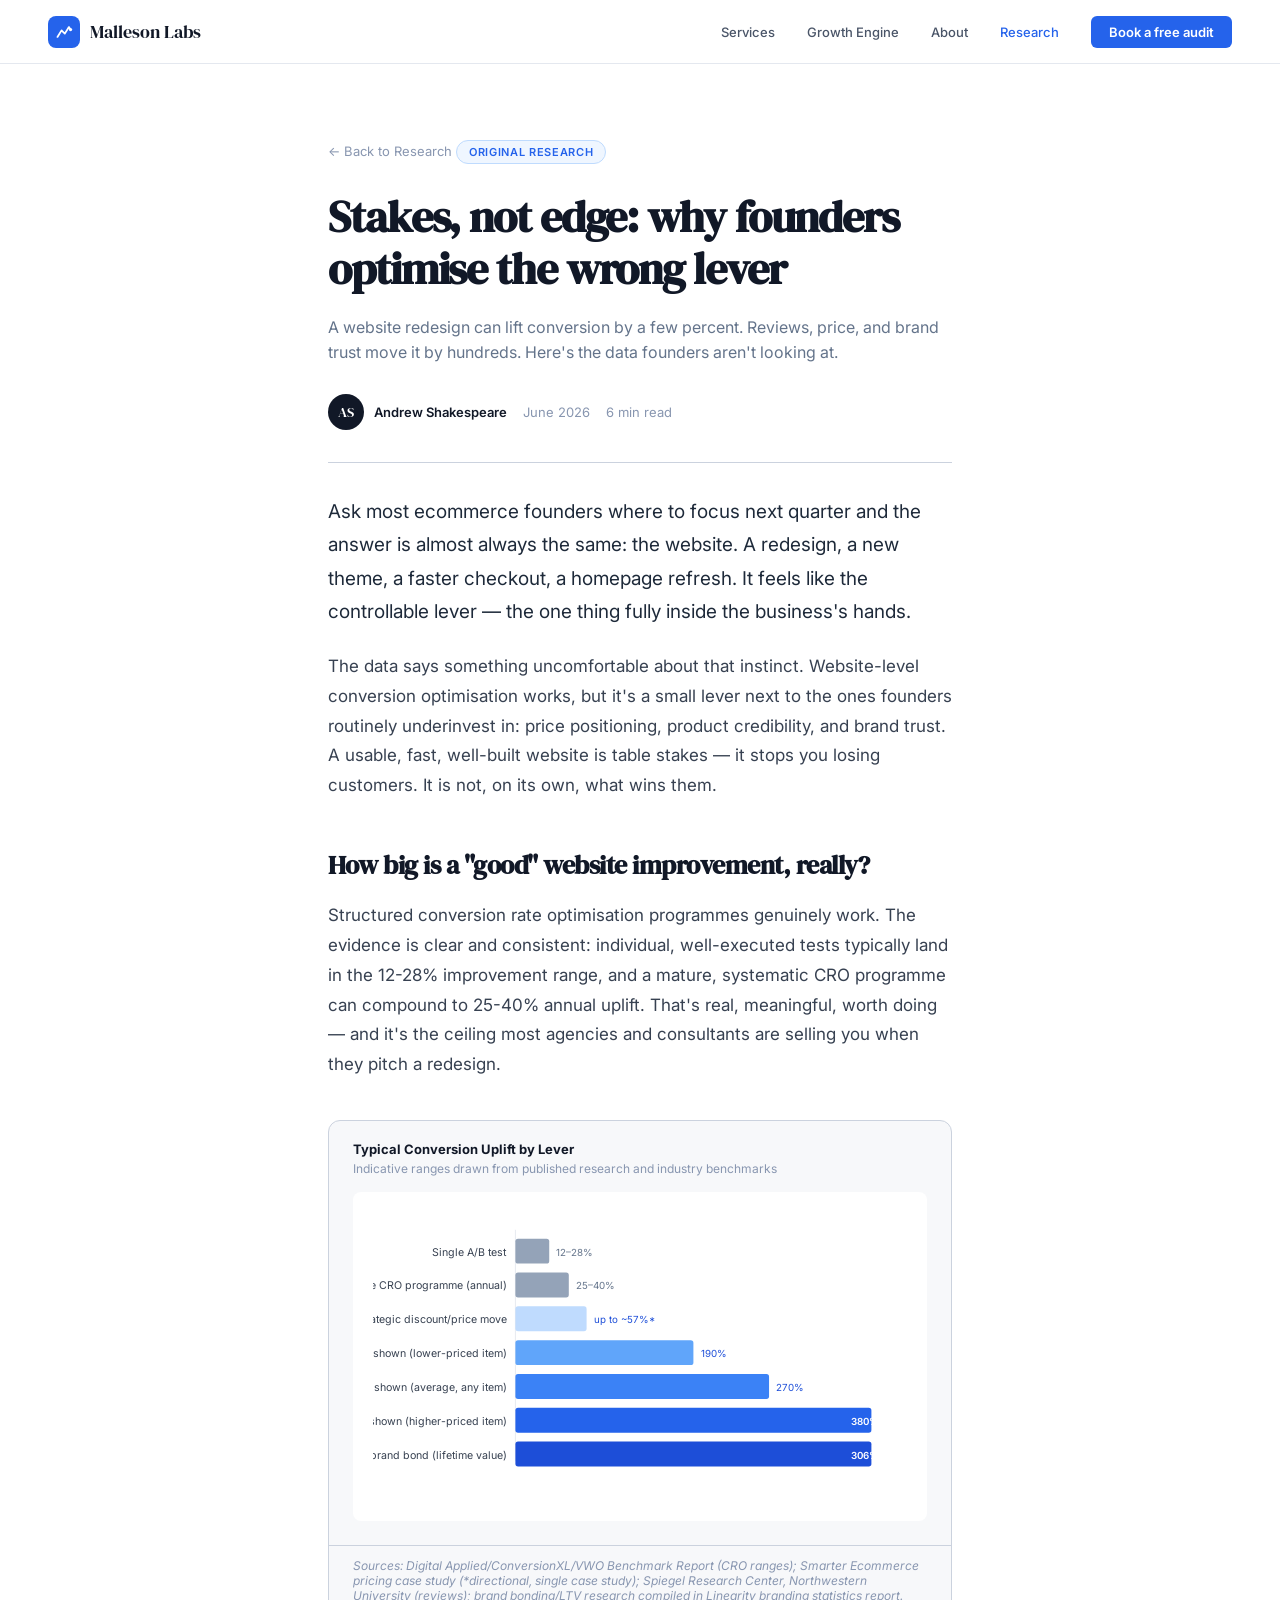
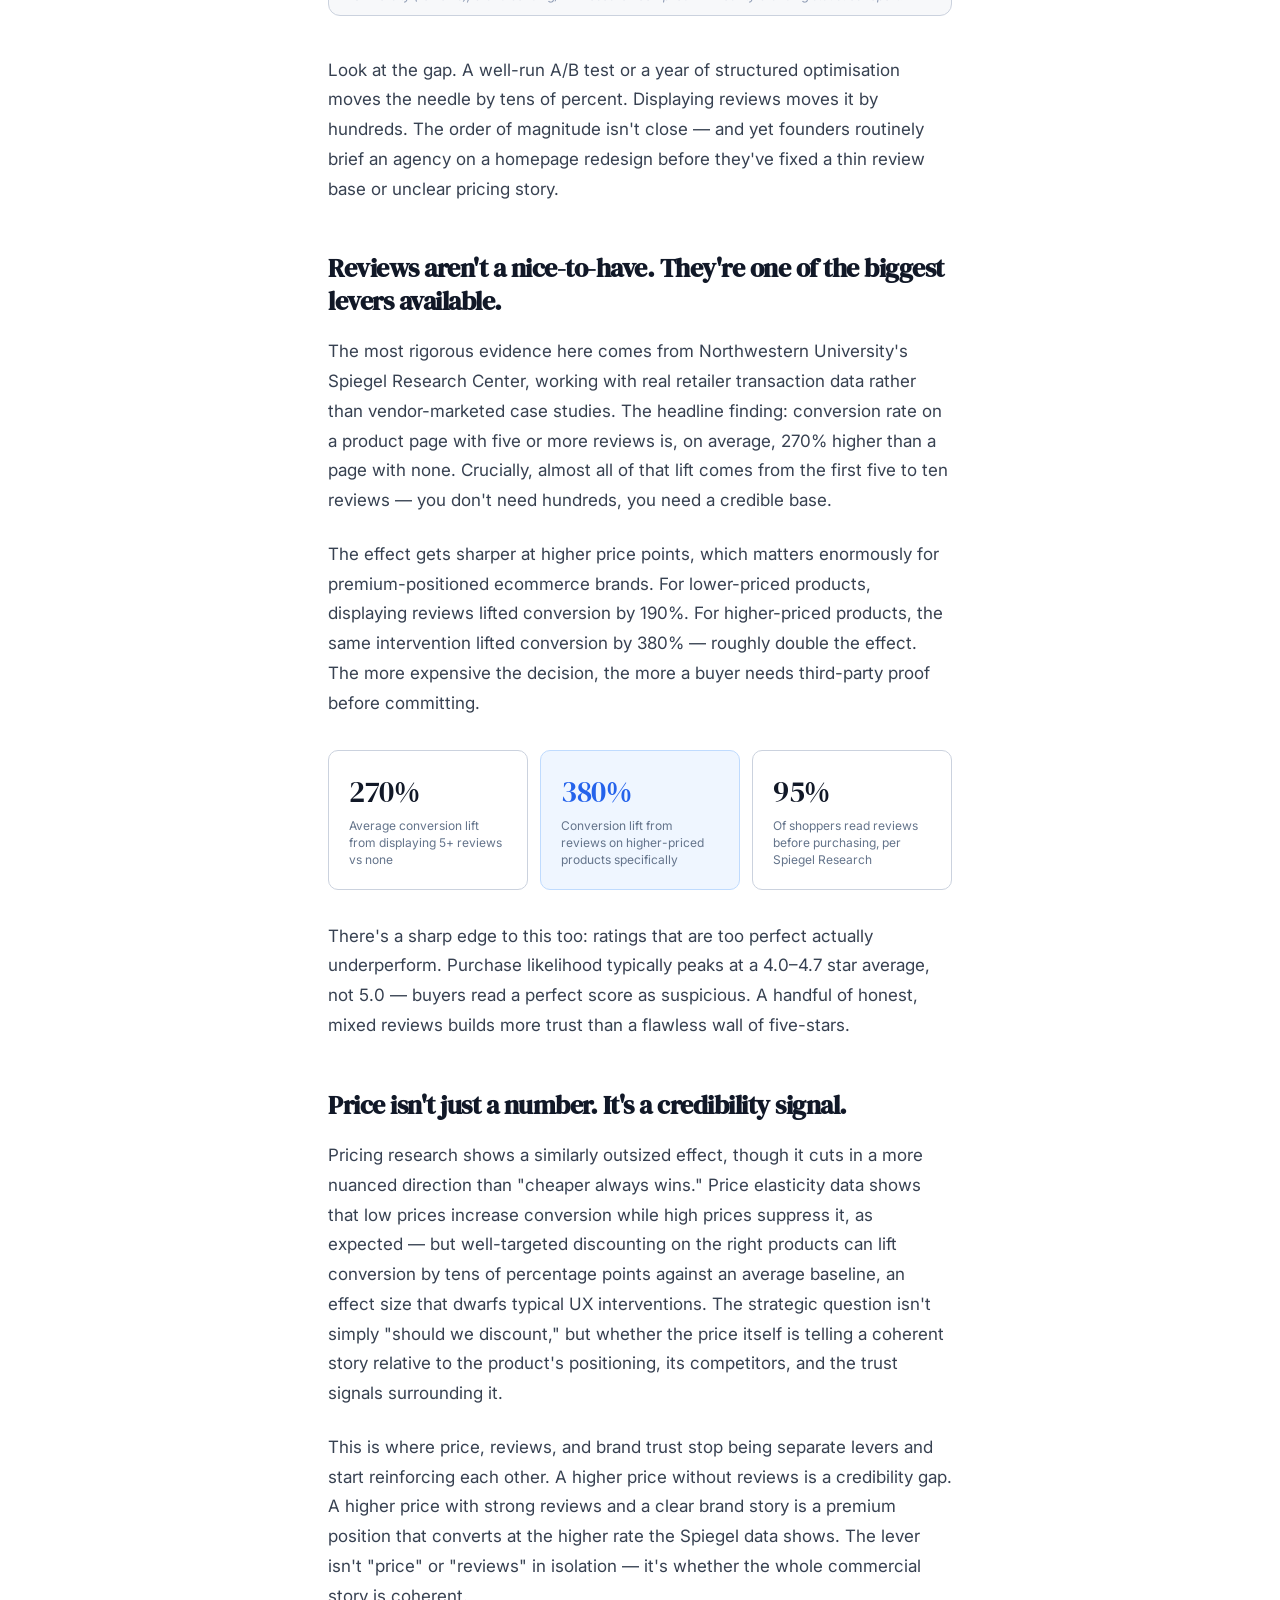
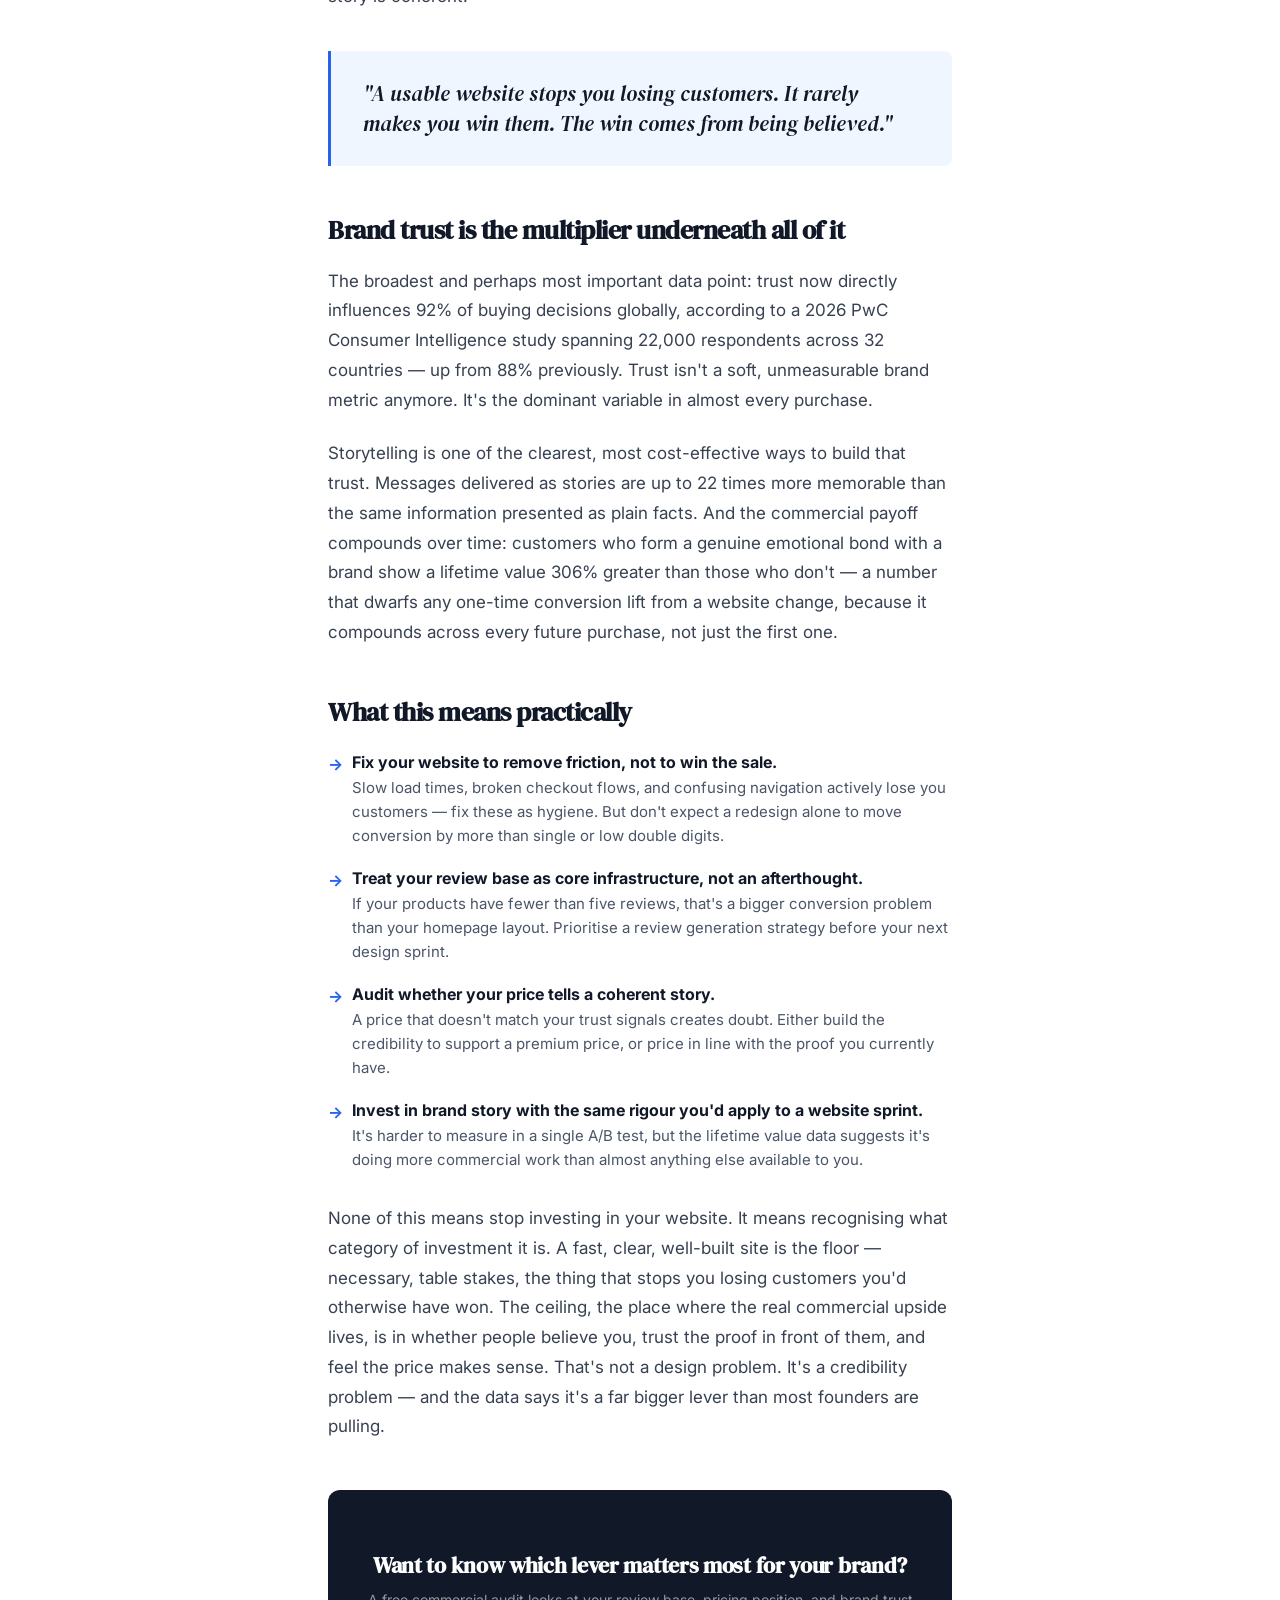
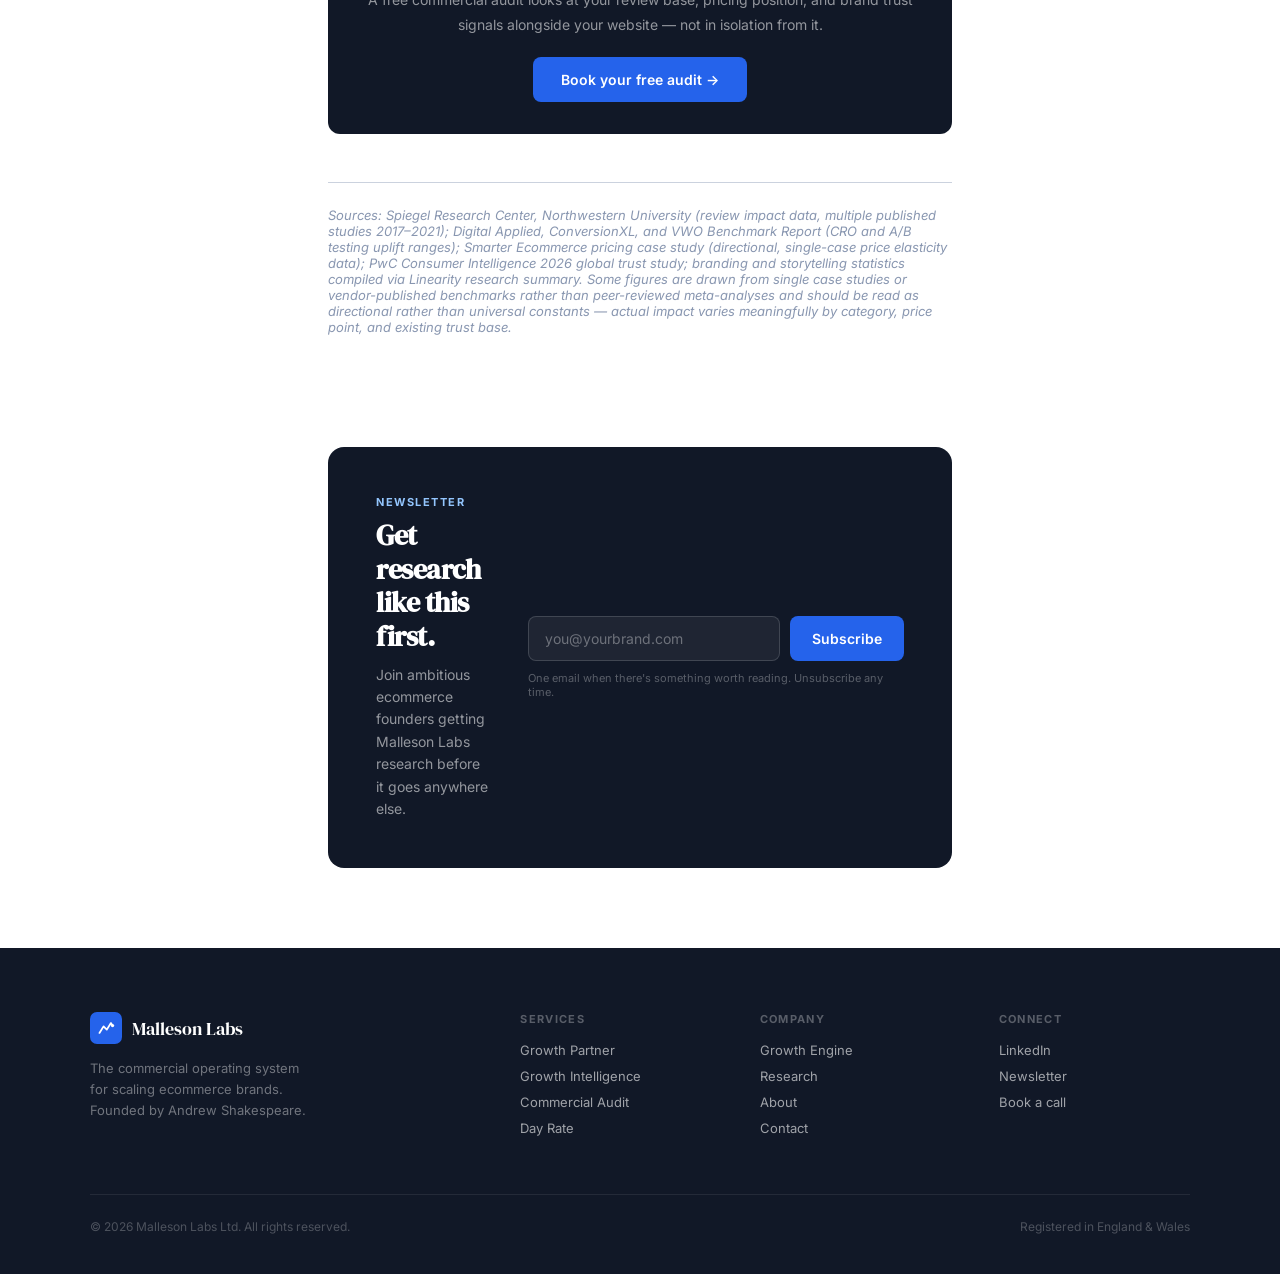
<file: research/stakes-or-edge.html>
<!DOCTYPE html>
<html lang="en">
<head>
<meta charset="UTF-8">
<meta name="viewport" content="width=device-width, initial-scale=1.0">
<title>Stakes, Not Edge — Malleson Labs Research</title>
<link rel="stylesheet" href="../shared.css">
<style>
  .article-header { padding: 140px 48px 0; max-width: 720px; margin: 0 auto; }

  .back-link {
    display: inline-flex; align-items: center; gap: 6px;
    font-size: 13px; color: var(--slate-400); text-decoration: none; margin-bottom: 32px;
  }
  .back-link:hover { color: var(--electric); }

  .article-tag-hero {
    display: inline-block; background: var(--electric-light); border: 1px solid var(--electric-mid); color: var(--electric);
    padding: 4px 12px; border-radius: 100px; font-size: 11px; font-weight: 600; text-transform: uppercase; letter-spacing: 0.06em; margin-bottom: 20px;
  }

  .article-header h1 {
    font-family: 'DM Serif Display', serif;
    font-size: clamp(30px, 4.2vw, 44px);
    letter-spacing: -1.1px; line-height: 1.18;
    color: var(--slate-900); margin-bottom: 20px;
  }

  .article-header .subhead { font-size: 16px; color: var(--slate-500); line-height: 1.6; margin-bottom: 28px; }

  .article-meta-row {
    display: flex; align-items: center; gap: 16px;
    padding-bottom: 32px; margin-bottom: 32px;
    border-bottom: 1px solid var(--slate-200);
  }

  .author-chip { display: flex; align-items: center; gap: 10px; }

  .author-avatar {
    width: 36px; height: 36px; border-radius: 50%; background: var(--slate-900);
    display: flex; align-items: center; justify-content: center;
    font-family: 'DM Serif Display', serif; font-size: 14px; color: var(--white);
  }

  .author-name { font-size: 13px; font-weight: 600; color: var(--slate-900); }
  .article-date { font-size: 13px; color: var(--slate-400); }
  .read-time { font-size: 13px; color: var(--slate-400); }

  .article-body-content { max-width: 720px; margin: 0 auto; padding: 0 48px 48px; }

  .article-body-content p { font-size: 17px; line-height: 1.75; color: var(--slate-700); margin-bottom: 24px; }
  .article-body-content p.lede { font-size: 19px; color: var(--slate-800); }

  .article-body-content h2 {
    font-family: 'DM Serif Display', serif;
    font-size: 26px; color: var(--slate-900);
    letter-spacing: -0.5px; margin: 48px 0 20px;
    line-height: 1.25;
  }

  .article-body-content h3 { font-size: 15px; font-weight: 700; color: var(--slate-900); margin: 28px 0 10px; }

  /* Charts */
  .chart-block {
    margin: 40px 0; border: 1px solid var(--slate-200); border-radius: 12px; overflow: hidden; background: var(--off-white);
  }
  .chart-block-header { padding: 20px 24px 0; }
  .chart-title { font-size: 13px; font-weight: 700; color: var(--slate-900); margin-bottom: 4px; }
  .chart-subtitle { font-size: 12px; color: var(--slate-400); margin-bottom: 16px; }
  .chart-visual { padding: 0 24px 24px; }
  .chart-svg-wrap { background: var(--white); border-radius: 8px; padding: 20px; }
  .chart-caption {
    font-size: 12px; color: var(--slate-400); padding: 12px 24px;
    border-top: 1px solid var(--slate-200); font-style: italic;
  }

  .pull-quote {
    margin: 40px 0; padding: 28px 32px;
    background: var(--electric-light); border-left: 3px solid var(--electric); border-radius: 0 8px 8px 0;
  }
  .pull-quote p {
    font-family: 'DM Serif Display', serif; font-size: 21px; font-style: italic; color: var(--slate-900); line-height: 1.4; margin: 0;
  }

  /* Stat comparison cards */
  .stat-compare-grid {
    display: grid; grid-template-columns: repeat(3, 1fr); gap: 12px; margin: 32px 0;
  }

  .stat-compare-card {
    background: var(--white); border: 1px solid var(--slate-200); border-radius: 10px; padding: 20px;
  }

  .stat-compare-card.highlight { background: var(--electric-light); border-color: var(--electric-mid); }

  .stat-compare-num {
    font-family: 'DM Serif Display', serif; font-size: 30px; color: var(--slate-900); letter-spacing: -0.5px; margin-bottom: 6px;
  }

  .stat-compare-card.highlight .stat-compare-num { color: var(--electric); }

  .stat-compare-label { font-size: 12px; color: var(--slate-500); line-height: 1.4; }

  .implications-list { list-style: none; display: flex; flex-direction: column; gap: 20px; margin: 24px 0 32px; }
  .implications-list li { padding-left: 24px; position: relative; }
  .implications-list li::before { content: '→'; position: absolute; left: 0; top: 2px; color: var(--electric); font-weight: 700; }
  .implications-list strong { display: block; font-size: 16px; color: var(--slate-900); margin-bottom: 4px; }
  .implications-list span { font-size: 15px; color: var(--slate-600); line-height: 1.6; }

  .article-footnote {
    font-size: 13px; color: var(--slate-400); font-style: italic;
    margin-top: 48px; padding-top: 24px; border-top: 1px solid var(--slate-200);
  }

  .inline-cta { margin: 48px 0; background: var(--slate-900); border-radius: 12px; padding: 32px; text-align: center; }
  .inline-cta h3 { font-family: 'DM Serif Display', serif; font-size: 22px; color: var(--white); margin-bottom: 8px; letter-spacing: -0.3px; }
  .inline-cta p { font-size: 14px; color: rgba(255,255,255,0.55); margin-bottom: 20px; }

  .newsletter-wrap { max-width: 720px; margin: 64px auto 0; padding: 0 48px 80px; }

  @media (max-width: 768px) {
    .article-header { padding: 100px 20px 0; }
    .article-body-content { padding: 0 20px 40px; }
    .newsletter-wrap { padding: 0 20px 56px; margin-top: 48px; }
    .pull-quote p { font-size: 18px; }
    .stat-compare-grid { grid-template-columns: 1fr; }
  }
</style>
</head>
<body>

<!-- NAV -->
<nav>
  <a href="../index.html" class="nav-logo">
    <div class="nav-icon">
      <svg viewBox="0 0 22 22" fill="none">
        <path d="M3 17L8 9L12 13L17 5L19 8" stroke="white" stroke-width="2.2" stroke-linecap="round" stroke-linejoin="round"/>
        <circle cx="19" cy="8" r="2" fill="white"/>
      </svg>
    </div>
    <span class="nav-name">Malleson Labs</span>
  </a>
  <div class="nav-links">
    <a href="../index.html#services">Services</a>
    <a href="../index.html#engine">Growth Engine</a>
    <a href="../index.html#founder">About</a>
    <a href="../research.html" class="active">Research</a>
    <a href="../index.html#book" class="nav-cta">Book a free audit</a>
  </div>
</nav>

<div class="article-header">
  <a href="../research.html" class="back-link">← Back to Research</a>
  <div class="article-tag-hero">Original Research</div>
  <h1>Stakes, not edge: why founders optimise the wrong lever</h1>
  <p class="subhead">A website redesign can lift conversion by a few percent. Reviews, price, and brand trust move it by hundreds. Here's the data founders aren't looking at.</p>
  <div class="article-meta-row">
    <div class="author-chip">
      <div class="author-avatar">AS</div>
      <div class="author-name">Andrew Shakespeare</div>
    </div>
    <div class="article-date">June 2026</div>
    <div class="read-time">6 min read</div>
  </div>
</div>

<div class="article-body-content">

  <p class="lede">Ask most ecommerce founders where to focus next quarter and the answer is almost always the same: the website. A redesign, a new theme, a faster checkout, a homepage refresh. It feels like the controllable lever — the one thing fully inside the business's hands.</p>

  <p>The data says something uncomfortable about that instinct. Website-level conversion optimisation works, but it's a small lever next to the ones founders routinely underinvest in: price positioning, product credibility, and brand trust. A usable, fast, well-built website is table stakes — it stops you losing customers. It is not, on its own, what wins them.</p>

  <h2>How big is a "good" website improvement, really?</h2>

  <p>Structured conversion rate optimisation programmes genuinely work. The evidence is clear and consistent: individual, well-executed tests typically land in the 12-28% improvement range, and a mature, systematic CRO programme can compound to 25-40% annual uplift. That's real, meaningful, worth doing — and it's the ceiling most agencies and consultants are selling you when they pitch a redesign.</p>

  <div class="chart-block">
    <div class="chart-block-header">
      <div class="chart-title">Typical Conversion Uplift by Lever</div>
      <div class="chart-subtitle">Indicative ranges drawn from published research and industry benchmarks</div>
    </div>
    <div class="chart-visual">
      <div class="chart-svg-wrap">
        <svg viewBox="0 0 600 320" style="width:100%;height:auto;">
          <line x1="160" y1="20" x2="160" y2="280" stroke="#E4E8EF" stroke-width="1"/>

          <!-- Website/UX bar -->
          <rect x="160" y="30" width="38" height="28" fill="#94A3B8" rx="3"/>
          <text x="150" y="49" text-anchor="end" font-size="12" fill="#374151" font-family="Inter">Single A/B test</text>
          <text x="206" y="49" font-size="11" fill="#64748B" font-family="Inter">12–28%</text>

          <!-- Mature CRO program -->
          <rect x="160" y="68" width="60" height="28" fill="#94A3B8" rx="3"/>
          <text x="150" y="87" text-anchor="end" font-size="12" fill="#374151" font-family="Inter">Mature CRO programme (annual)</text>
          <text x="228" y="87" font-size="11" fill="#64748B" font-family="Inter">25–40%</text>

          <!-- Discount/price -->
          <rect x="160" y="106" width="80" height="28" fill="#BFDBFE" rx="3"/>
          <text x="150" y="125" text-anchor="end" font-size="12" fill="#374151" font-family="Inter">Strategic discount/price move</text>
          <text x="248" y="125" font-size="11" fill="#1D4ED8" font-family="Inter">up to ~57%*</text>

          <!-- Reviews (low price) -->
          <rect x="160" y="144" width="200" height="28" fill="#60A5FA" rx="3"/>
          <text x="150" y="163" text-anchor="end" font-size="12" fill="#374151" font-family="Inter">Reviews shown (lower-priced item)</text>
          <text x="368" y="163" font-size="11" fill="#1D4ED8" font-family="Inter">190%</text>

          <!-- Reviews general -->
          <rect x="160" y="182" width="285" height="28" fill="#3B82F6" rx="3"/>
          <text x="150" y="201" text-anchor="end" font-size="12" fill="#374151" font-family="Inter">5+ reviews shown (average, any item)</text>
          <text x="453" y="201" font-size="11" fill="#1D4ED8" font-family="Inter">270%</text>

          <!-- Reviews high price -->
          <rect x="160" y="220" width="400" height="28" fill="#2563EB" rx="3"/>
          <text x="150" y="239" text-anchor="end" font-size="12" fill="#374151" font-family="Inter">Reviews shown (higher-priced item)</text>
          <text x="568" y="239" text-anchor="end" font-size="11" fill="white" font-family="Inter" font-weight="600">380%</text>

          <!-- emotional bond LTV -->
          <rect x="160" y="258" width="400" height="28" fill="#1D4ED8" rx="3"/>
          <text x="150" y="277" text-anchor="end" font-size="12" fill="#374151" font-family="Inter">Emotional brand bond (lifetime value)</text>
          <text x="568" y="277" text-anchor="end" font-size="11" fill="white" font-family="Inter" font-weight="600">306%</text>
        </svg>
      </div>
    </div>
    <div class="chart-caption">Sources: Digital Applied/ConversionXL/VWO Benchmark Report (CRO ranges); Smarter Ecommerce pricing case study (*directional, single case study); Spiegel Research Center, Northwestern University (reviews); brand bonding/LTV research compiled in Linearity branding statistics report.</div>
  </div>

  <p>Look at the gap. A well-run A/B test or a year of structured optimisation moves the needle by tens of percent. Displaying reviews moves it by hundreds. The order of magnitude isn't close — and yet founders routinely brief an agency on a homepage redesign before they've fixed a thin review base or unclear pricing story.</p>

  <h2>Reviews aren't a nice-to-have. They're one of the biggest levers available.</h2>

  <p>The most rigorous evidence here comes from Northwestern University's Spiegel Research Center, working with real retailer transaction data rather than vendor-marketed case studies. The headline finding: conversion rate on a product page with five or more reviews is, on average, 270% higher than a page with none. Crucially, almost all of that lift comes from the first five to ten reviews — you don't need hundreds, you need a credible base.</p>

  <p>The effect gets sharper at higher price points, which matters enormously for premium-positioned ecommerce brands. For lower-priced products, displaying reviews lifted conversion by 190%. For higher-priced products, the same intervention lifted conversion by 380% — roughly double the effect. The more expensive the decision, the more a buyer needs third-party proof before committing.</p>

  <div class="stat-compare-grid">
    <div class="stat-compare-card">
      <div class="stat-compare-num">270%</div>
      <div class="stat-compare-label">Average conversion lift from displaying 5+ reviews vs none</div>
    </div>
    <div class="stat-compare-card highlight">
      <div class="stat-compare-num">380%</div>
      <div class="stat-compare-label">Conversion lift from reviews on higher-priced products specifically</div>
    </div>
    <div class="stat-compare-card">
      <div class="stat-compare-num">95%</div>
      <div class="stat-compare-label">Of shoppers read reviews before purchasing, per Spiegel Research</div>
    </div>
  </div>

  <p>There's a sharp edge to this too: ratings that are too perfect actually underperform. Purchase likelihood typically peaks at a 4.0–4.7 star average, not 5.0 — buyers read a perfect score as suspicious. A handful of honest, mixed reviews builds more trust than a flawless wall of five-stars.</p>

  <h2>Price isn't just a number. It's a credibility signal.</h2>

  <p>Pricing research shows a similarly outsized effect, though it cuts in a more nuanced direction than "cheaper always wins." Price elasticity data shows that low prices increase conversion while high prices suppress it, as expected — but well-targeted discounting on the right products can lift conversion by tens of percentage points against an average baseline, an effect size that dwarfs typical UX interventions. The strategic question isn't simply "should we discount," but whether the price itself is telling a coherent story relative to the product's positioning, its competitors, and the trust signals surrounding it.</p>

  <p>This is where price, reviews, and brand trust stop being separate levers and start reinforcing each other. A higher price without reviews is a credibility gap. A higher price with strong reviews and a clear brand story is a premium position that converts at the higher rate the Spiegel data shows. The lever isn't "price" or "reviews" in isolation — it's whether the whole commercial story is coherent.</p>

  <div class="pull-quote">
    <p>"A usable website stops you losing customers. It rarely makes you win them. The win comes from being believed."</p>
  </div>

  <h2>Brand trust is the multiplier underneath all of it</h2>

  <p>The broadest and perhaps most important data point: trust now directly influences 92% of buying decisions globally, according to a 2026 PwC Consumer Intelligence study spanning 22,000 respondents across 32 countries — up from 88% previously. Trust isn't a soft, unmeasurable brand metric anymore. It's the dominant variable in almost every purchase.</p>

  <p>Storytelling is one of the clearest, most cost-effective ways to build that trust. Messages delivered as stories are up to 22 times more memorable than the same information presented as plain facts. And the commercial payoff compounds over time: customers who form a genuine emotional bond with a brand show a lifetime value 306% greater than those who don't — a number that dwarfs any one-time conversion lift from a website change, because it compounds across every future purchase, not just the first one.</p>

  <h2>What this means practically</h2>

  <ul class="implications-list">
    <li>
      <strong>Fix your website to remove friction, not to win the sale.</strong>
      <span>Slow load times, broken checkout flows, and confusing navigation actively lose you customers — fix these as hygiene. But don't expect a redesign alone to move conversion by more than single or low double digits.</span>
    </li>
    <li>
      <strong>Treat your review base as core infrastructure, not an afterthought.</strong>
      <span>If your products have fewer than five reviews, that's a bigger conversion problem than your homepage layout. Prioritise a review generation strategy before your next design sprint.</span>
    </li>
    <li>
      <strong>Audit whether your price tells a coherent story.</strong>
      <span>A price that doesn't match your trust signals creates doubt. Either build the credibility to support a premium price, or price in line with the proof you currently have.</span>
    </li>
    <li>
      <strong>Invest in brand story with the same rigour you'd apply to a website sprint.</strong>
      <span>It's harder to measure in a single A/B test, but the lifetime value data suggests it's doing more commercial work than almost anything else available to you.</span>
    </li>
  </ul>

  <p>None of this means stop investing in your website. It means recognising what category of investment it is. A fast, clear, well-built site is the floor — necessary, table stakes, the thing that stops you losing customers you'd otherwise have won. The ceiling, the place where the real commercial upside lives, is in whether people believe you, trust the proof in front of them, and feel the price makes sense. That's not a design problem. It's a credibility problem — and the data says it's a far bigger lever than most founders are pulling.</p>

  <div class="inline-cta">
    <h3>Want to know which lever matters most for your brand?</h3>
    <p>A free commercial audit looks at your review base, pricing position, and brand trust signals alongside your website — not in isolation from it.</p>
    <a href="../index.html#book" class="btn-primary">Book your free audit →</a>
  </div>

  <div class="article-footnote">Sources: Spiegel Research Center, Northwestern University (review impact data, multiple published studies 2017–2021); Digital Applied, ConversionXL, and VWO Benchmark Report (CRO and A/B testing uplift ranges); Smarter Ecommerce pricing case study (directional, single-case price elasticity data); PwC Consumer Intelligence 2026 global trust study; branding and storytelling statistics compiled via Linearity research summary. Some figures are drawn from single case studies or vendor-published benchmarks rather than peer-reviewed meta-analyses and should be read as directional rather than universal constants — actual impact varies meaningfully by category, price point, and existing trust base.</div>

</div>

<!-- Newsletter -->
<div class="newsletter-wrap">
  <div class="newsletter-banner">
    <div class="newsletter-content">
      <div class="section-eyebrow">Newsletter</div>
      <h3>Get research like this first.</h3>
      <p>Join ambitious ecommerce founders getting Malleson Labs research before it goes anywhere else.</p>
    </div>
    <div class="newsletter-form">
      <div class="newsletter-input-row">
        <input class="newsletter-input" type="email" placeholder="you@yourbrand.com">
        <button class="newsletter-submit">Subscribe</button>
      </div>
      <div class="newsletter-microcopy">One email when there's something worth reading. Unsubscribe any time.</div>
    </div>
  </div>
</div>

<!-- FOOTER -->
<footer>
  <div class="footer-grid">
    <div>
      <div class="footer-logo">
        <div class="footer-logo-icon">
          <svg width="18" height="18" viewBox="0 0 22 22" fill="none">
            <path d="M3 17L8 9L12 13L17 5L19 8" stroke="white" stroke-width="2.2" stroke-linecap="round" stroke-linejoin="round"/>
            <circle cx="19" cy="8" r="2" fill="white"/>
          </svg>
        </div>
        <span class="footer-logo-text">Malleson Labs</span>
      </div>
      <div class="footer-tagline">The commercial operating system for scaling ecommerce brands. Founded by Andrew Shakespeare.</div>
    </div>
    <div class="footer-col">
      <h4>Services</h4>
      <a href="../index.html#services">Growth Partner</a>
      <a href="../index.html#services">Growth Intelligence</a>
      <a href="../index.html#services">Commercial Audit</a>
      <a href="../index.html#services">Day Rate</a>
    </div>
    <div class="footer-col">
      <h4>Company</h4>
      <a href="../index.html#engine">Growth Engine</a>
      <a href="../research.html">Research</a>
      <a href="../index.html#founder">About</a>
      <a href="../index.html#book">Contact</a>
    </div>
    <div class="footer-col">
      <h4>Connect</h4>
      <a href="#">LinkedIn</a>
      <a href="#">Newsletter</a>
      <a href="../index.html#book">Book a call</a>
    </div>
  </div>
  <div class="footer-bottom">
    <p>© 2026 Malleson Labs Ltd. All rights reserved.</p>
    <p>Registered in England & Wales</p>
  </div>
</footer>

<div class="sticky-cta">
  <div class="sticky-cta-inner">
    <span class="sticky-cta-text">Free audit available</span>
    <a href="../index.html#book" class="btn-primary">Book now</a>
  </div>
</div>

</body>
</html>
</file>
<file: shared.css>
@import url('https://fonts.googleapis.com/css2?family=Inter:wght@300;400;500;600;700&family=DM+Serif+Display:ital@0;1&display=swap');

*, *::before, *::after { box-sizing: border-box; margin: 0; padding: 0; }

:root {
  --white: #FFFFFF; --off-white: #F7F8FA; --slate-50: #F1F3F7;
  --slate-100: #E4E8EF; --slate-200: #CBD2DE; --slate-400: #8896B0;
  --slate-500: #64748B; --slate-600: #4A5568; --slate-700: #374151;
  --slate-800: #1E2A3A; --slate-900: #111827;
  --electric: #2563EB; --electric-dark: #1D4ED8;
  --electric-light: #EFF6FF; --electric-mid: #BFDBFE;
}

html { scroll-behavior: smooth; }

body {
  font-family: 'Inter', sans-serif;
  background: var(--white);
  color: var(--slate-900);
  -webkit-font-smoothing: antialiased;
}

a { color: inherit; }

/* ── NAV ── */
nav {
  position: fixed; top: 0; left: 0; right: 0;
  background: rgba(255,255,255,0.95);
  backdrop-filter: blur(10px);
  border-bottom: 1px solid var(--slate-100);
  z-index: 100;
  padding: 0 48px;
  height: 64px;
  display: flex; align-items: center; justify-content: space-between;
}

.nav-logo { display: flex; align-items: center; gap: 10px; text-decoration: none; }

.nav-icon {
  width: 32px; height: 32px; background: var(--electric);
  border-radius: 8px; display: flex; align-items: center; justify-content: center;
  flex-shrink: 0;
}

.nav-icon svg { width: 18px; height: 18px; }

.nav-name {
  font-family: 'DM Serif Display', serif;
  font-size: 18px; color: var(--slate-900);
}

.nav-links { display: flex; align-items: center; gap: 32px; }

.nav-links a {
  font-size: 13px; font-weight: 500;
  color: var(--slate-600); text-decoration: none;
  transition: color 0.15s;
}

.nav-links a:hover, .nav-links a.active { color: var(--electric); }

.nav-cta {
  background: var(--electric) !important;
  color: var(--white) !important;
  padding: 8px 18px;
  border-radius: 6px;
  font-size: 13px !important;
  font-weight: 600 !important;
}

.nav-cta:hover { background: var(--electric-dark) !important; }

/* ── SECTIONS ── */
section { padding: 96px 48px; }

.container { max-width: 1100px; margin: 0 auto; }
.container-narrow { max-width: 720px; margin: 0 auto; }

.section-eyebrow {
  font-size: 11px; font-weight: 700;
  letter-spacing: 0.14em; text-transform: uppercase;
  color: var(--electric); margin-bottom: 10px;
}

.section-title {
  font-family: 'DM Serif Display', serif;
  font-size: clamp(32px, 4vw, 48px);
  letter-spacing: -1px; line-height: 1.1;
  color: var(--slate-900); margin-bottom: 20px;
}

.section-body {
  font-size: 16px; line-height: 1.7;
  color: var(--slate-500); max-width: 520px;
}

/* ── BUTTONS ── */
.btn-primary {
  background: var(--electric); color: var(--white);
  padding: 14px 28px; border-radius: 8px;
  font-size: 14px; font-weight: 600;
  text-decoration: none; border: none; cursor: pointer;
  transition: background 0.15s;
  display: inline-block;
}

.btn-primary:hover { background: var(--electric-dark); }

.btn-secondary {
  color: var(--slate-700); font-size: 14px; font-weight: 500;
  text-decoration: none;
  display: flex; align-items: center; gap: 6px;
}

.btn-secondary:hover { color: var(--electric); }

.btn-white {
  background: var(--white); color: var(--electric);
  padding: 16px 32px; border-radius: 8px;
  font-size: 15px; font-weight: 700;
  text-decoration: none; display: inline-block;
  transition: transform 0.15s;
  white-space: nowrap;
}

.btn-white:hover { transform: translateY(-1px); }

.btn-outline-white {
  background: transparent; color: var(--white);
  border: 1.5px solid rgba(255,255,255,0.3);
  padding: 14px 28px; border-radius: 8px;
  font-size: 14px; font-weight: 600;
  text-decoration: none; display: inline-block;
  transition: border-color 0.15s;
}

.btn-outline-white:hover { border-color: rgba(255,255,255,0.6); }

/* ── STICKY MOBILE CTA ── */
.sticky-cta {
  display: none;
  position: fixed;
  bottom: 0; left: 0; right: 0;
  background: var(--white);
  border-top: 1px solid var(--slate-200);
  padding: 12px 20px;
  z-index: 90;
  box-shadow: 0 -4px 20px rgba(0,0,0,0.06);
}

.sticky-cta-inner {
  display: flex; gap: 10px; align-items: center;
}

.sticky-cta .btn-primary { flex: 1; text-align: center; padding: 12px; }
.sticky-cta-text { font-size: 12px; color: var(--slate-500); flex-shrink: 0; }

@media (max-width: 768px) {
  .sticky-cta { display: block; }
  body { padding-bottom: 70px; }
}

/* ── NEWSLETTER BANNER (reusable) ── */
.newsletter-banner {
  background: var(--slate-900);
  border-radius: 16px;
  padding: 48px;
  display: grid;
  grid-template-columns: 1.2fr 1fr;
  gap: 40px;
  align-items: center;
}

.newsletter-content .section-eyebrow { color: #93C5FD; }

.newsletter-content h3 {
  font-family: 'DM Serif Display', serif;
  font-size: 28px; color: var(--white);
  letter-spacing: -0.5px; margin-bottom: 10px; line-height: 1.2;
}

.newsletter-content p { font-size: 14px; color: rgba(255,255,255,0.55); line-height: 1.6; max-width: 380px; }

.newsletter-form { display: flex; gap: 10px; flex-direction: column; }

.newsletter-input-row { display: flex; gap: 10px; }

.newsletter-input {
  flex: 1; padding: 13px 16px;
  border: 1.5px solid rgba(255,255,255,0.15);
  background: rgba(255,255,255,0.06);
  border-radius: 8px;
  font-family: 'Inter', sans-serif;
  font-size: 14px; color: var(--white);
  outline: none;
}

.newsletter-input::placeholder { color: rgba(255,255,255,0.35); }
.newsletter-input:focus { border-color: var(--electric); }

.newsletter-submit {
  background: var(--electric); color: var(--white);
  border: none; border-radius: 8px;
  padding: 13px 22px;
  font-family: 'Inter', sans-serif;
  font-size: 14px; font-weight: 600;
  cursor: pointer; white-space: nowrap;
  transition: background 0.15s;
}

.newsletter-submit:hover { background: var(--electric-dark); }

.newsletter-microcopy { font-size: 11px; color: rgba(255,255,255,0.3); }

/* ── FOOTER ── */
footer {
  background: var(--slate-900);
  padding: 64px 48px 40px;
}

.footer-grid {
  max-width: 1100px; margin: 0 auto;
  display: grid;
  grid-template-columns: 2fr 1fr 1fr 1fr;
  gap: 48px;
  margin-bottom: 48px;
}

.footer-logo { display: flex; align-items: center; gap: 10px; margin-bottom: 14px; }

.footer-logo-icon {
  width: 32px; height: 32px; background: var(--electric);
  border-radius: 7px; display: flex; align-items: center; justify-content: center;
}

.footer-logo-text {
  font-family: 'DM Serif Display', serif;
  font-size: 18px; color: var(--white);
}

.footer-tagline { font-size: 13px; color: rgba(255,255,255,0.4); line-height: 1.6; max-width: 220px; }

.footer-col h4 {
  font-size: 11px; font-weight: 700;
  text-transform: uppercase; letter-spacing: 0.12em;
  color: rgba(255,255,255,0.3); margin-bottom: 16px;
}

.footer-col a {
  display: block; font-size: 13px;
  color: rgba(255,255,255,0.6); text-decoration: none;
  margin-bottom: 10px; transition: color 0.15s;
}

.footer-col a:hover { color: var(--white); }

.footer-bottom {
  max-width: 1100px; margin: 0 auto;
  padding-top: 24px;
  border-top: 1px solid rgba(255,255,255,0.08);
  display: flex; justify-content: space-between; align-items: center;
}

.footer-bottom p { font-size: 12px; color: rgba(255,255,255,0.25); }

/* ── MOBILE ── */
@media (max-width: 768px) {
  nav { padding: 0 20px; }
  .nav-links { display: none; }
  section { padding: 64px 20px; }
  .newsletter-banner { grid-template-columns: 1fr; padding: 32px; }
  .newsletter-input-row { flex-direction: column; }
  .footer-grid { grid-template-columns: 1fr 1fr; }
  .footer-bottom { flex-direction: column; gap: 8px; text-align: center; }
}
</file>
